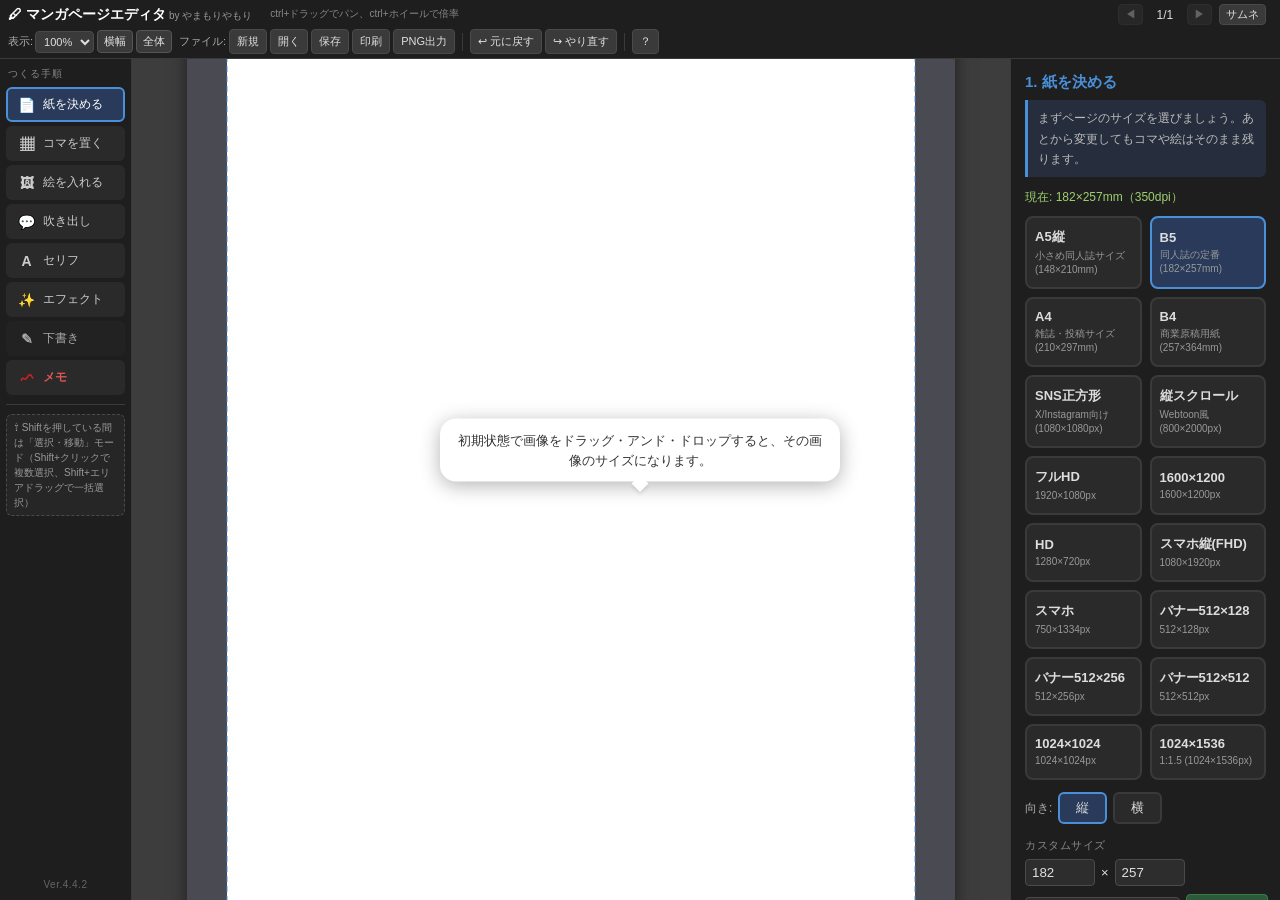
<file: manga_web/index.html>
<!DOCTYPE html>
<html lang="ja">
<head>
  <meta charset="UTF-8">
  <meta name="viewport" content="width=device-width, initial-scale=1.0">
  <title>マンガページエディタ</title>
  <link rel="icon" href="icon.svg" type="image/svg+xml">
  <link rel="stylesheet" href="css/style.css">
  <style>
    #me-loading {
      position: fixed; inset: 0; z-index: 9999;
      display: flex; align-items: center; justify-content: center;
      background: #fff; font: 18px sans-serif; color: #555;
    }
  </style>
<!-- Google tag (gtag.js) -->
<script>
  if (location.protocol === 'https:') {
    var script = document.createElement('script');
    script.async = true;
    script.src = 'https://www.googletagmanager.com/gtag/js?id=G-FEWVNH23P4';
    document.head.appendChild(script);

    window.dataLayer = window.dataLayer || [];
    function gtag(){dataLayer.push(arguments);}
    gtag('js', new Date());
    gtag('config', 'G-FEWVNH23P4');
  }
</script>
</head>
<body>
  <div id="me-loading">loading...</div>
  <!-- 上部バー: タイトル + ファイル操作 -->
  <div id="topbar">
    <span id="app-title" style="cursor: pointer;" onclick="window.open('https://yamamori-yamori.github.io/mypage/', '_blank')">🖊 マンガページエディタ<span id="app-credit">by やまもりやもり</span></span>
    <span id="scroll-hint" class="topbar-hint">ctrl+ドラッグでパン、<wbr>ctrl+ホイールで倍率</span>
    <div id="page-nav"></div>
    <div id="file-actions"></div>
  </div>

  <!-- 作業領域: 左=手順ナビ / 中央=キャンバス / 右=ガイド+プロパティ -->
  <div id="workspace">
    <div id="step-nav"></div>

    <div id="canvas-container">
      <canvas id="main-canvas"></canvas>
    </div>

    <div id="side-panel">
      <div id="step-panel"></div>
      <div id="property-panel"></div>
    </div>
  </div>

  <!-- ファイル入力（hidden） -->
  <input type="file" id="image-input" accept="image/png,image/jpeg,image/webp" hidden>

  <!-- script読み込み順: core → render → tools → io → ui → main -->
  <script src="js/core/app-version.js"></script>
  <script src="js/core/data-models.js"></script>
  <script src="js/core/effect-presets.js"></script>
  <script src="js/core/scene-graph.js"></script>
  <script src="js/core/page-manager.js"></script>
  <script src="js/core/command-stack.js"></script>
  <script src="js/core/selection-manager.js"></script>
  <script src="js/core/clipboard-manager.js"></script>
  <script src="js/render/panel-renderer.js"></script>
  <script src="js/render/image-renderer.js"></script>
  <script src="js/render/balloon-renderer.js"></script>
  <script src="js/render/text-renderer.js"></script>
  <script src="js/render/effect-renderer.js"></script>
  <script src="js/render/render-engine.js"></script>
  <script src="js/tools/select-tool.js"></script>
  <script src="js/tools/panel-tool.js"></script>
  <script src="js/tools/image-tool.js"></script>
  <script src="js/tools/balloon-tool.js"></script>
  <script src="js/tools/text-tool.js"></script>
  <script src="js/tools/effect-tool.js"></script>
  <script src="js/render/draft-renderer.js"></script>
  <script src="js/render/string-renderer.js"></script>
  <script src="js/render/memo-renderer.js"></script>
  <script src="js/render/page-draw.js"></script>
  <script src="js/tools/draft-tool.js"></script>
  <script src="js/tools/memo-tool.js"></script>
  <script src="js/tools/string-tool.js"></script>
  <script src="js/io/serializer.js"></script>
  <script src="js/io/exporter.js"></script>
  <script src="js/io/print.js"></script>
  <script src="js/ui/toolbar.js"></script>
  <script src="js/ui/page-nav.js"></script>
  <script src="js/ui/confirm-dialog.js"></script>
  <script src="js/ui/page-thumbnail-panel.js"></script>
  <script src="js/ui/step-panel.js"></script>
  <script src="js/ui/property-panel.js"></script>
  <script src="js/main.js"></script>
</body>
</html>
</file>
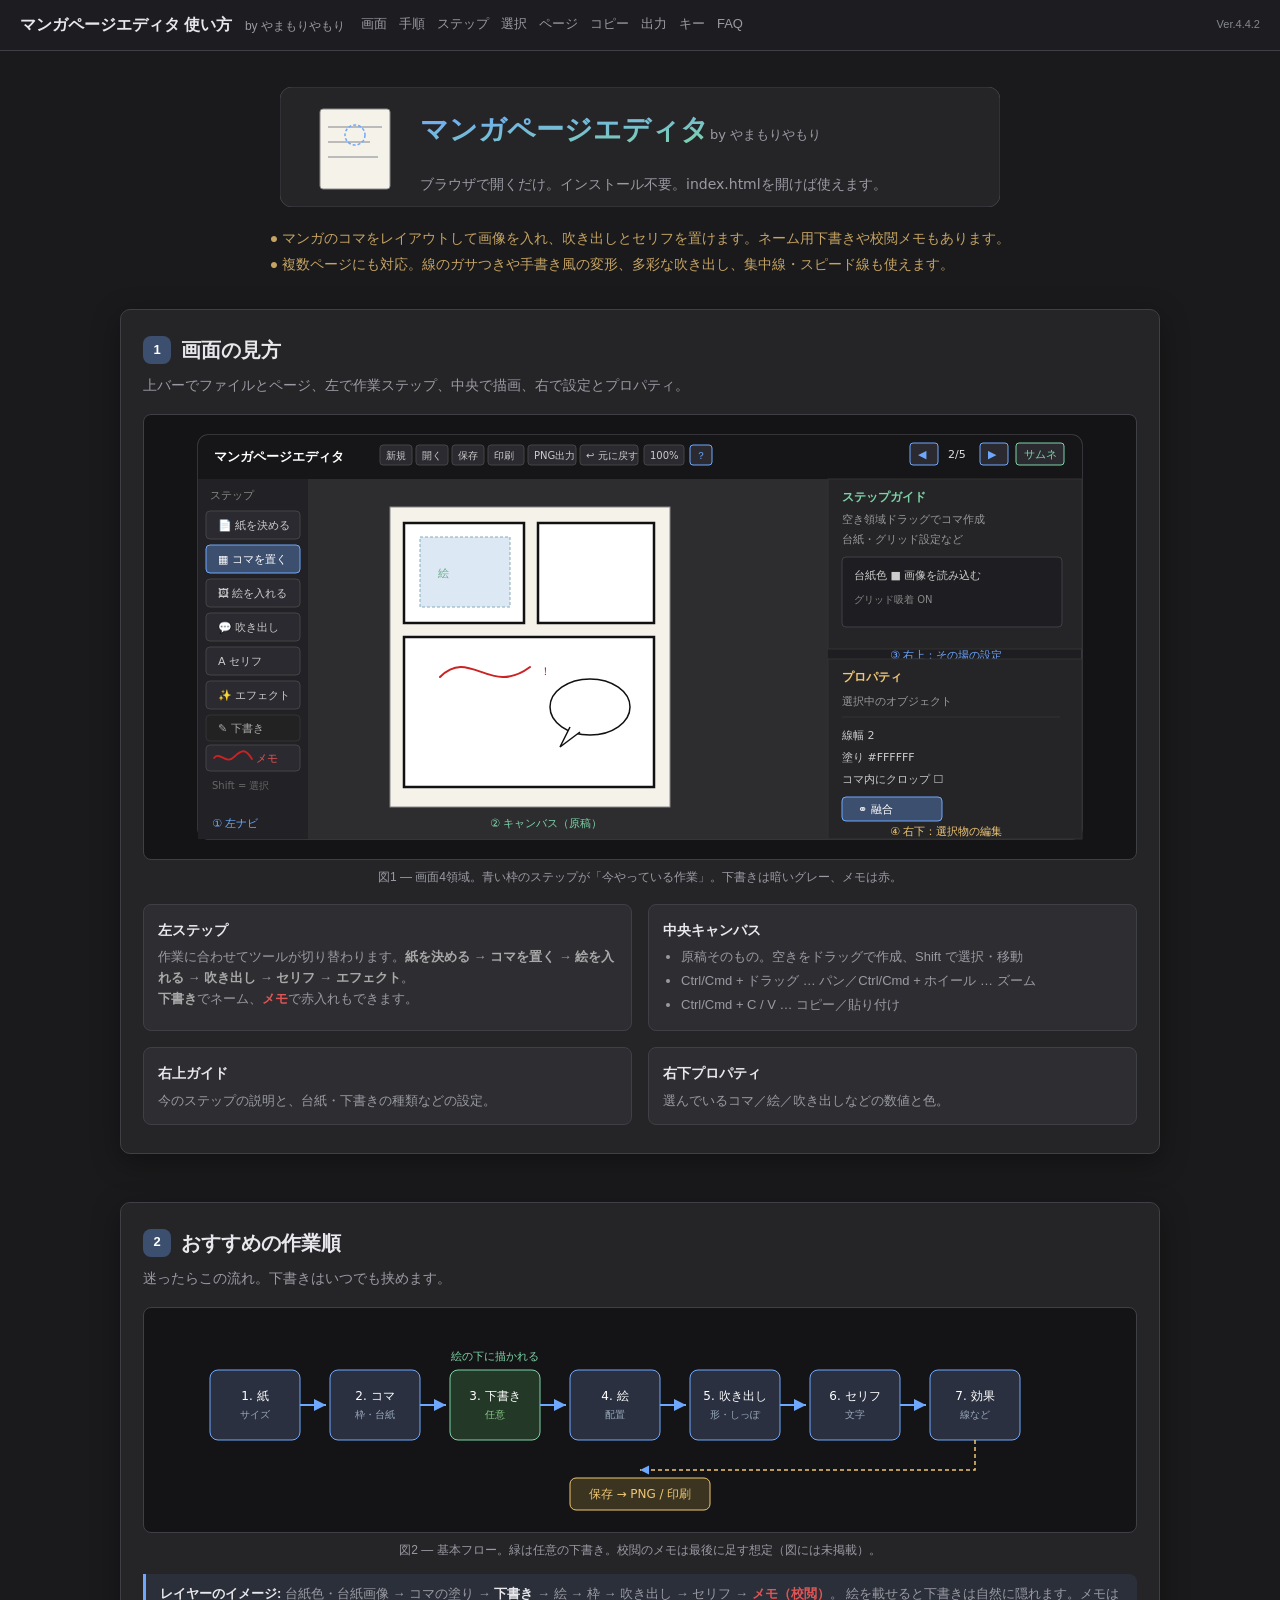
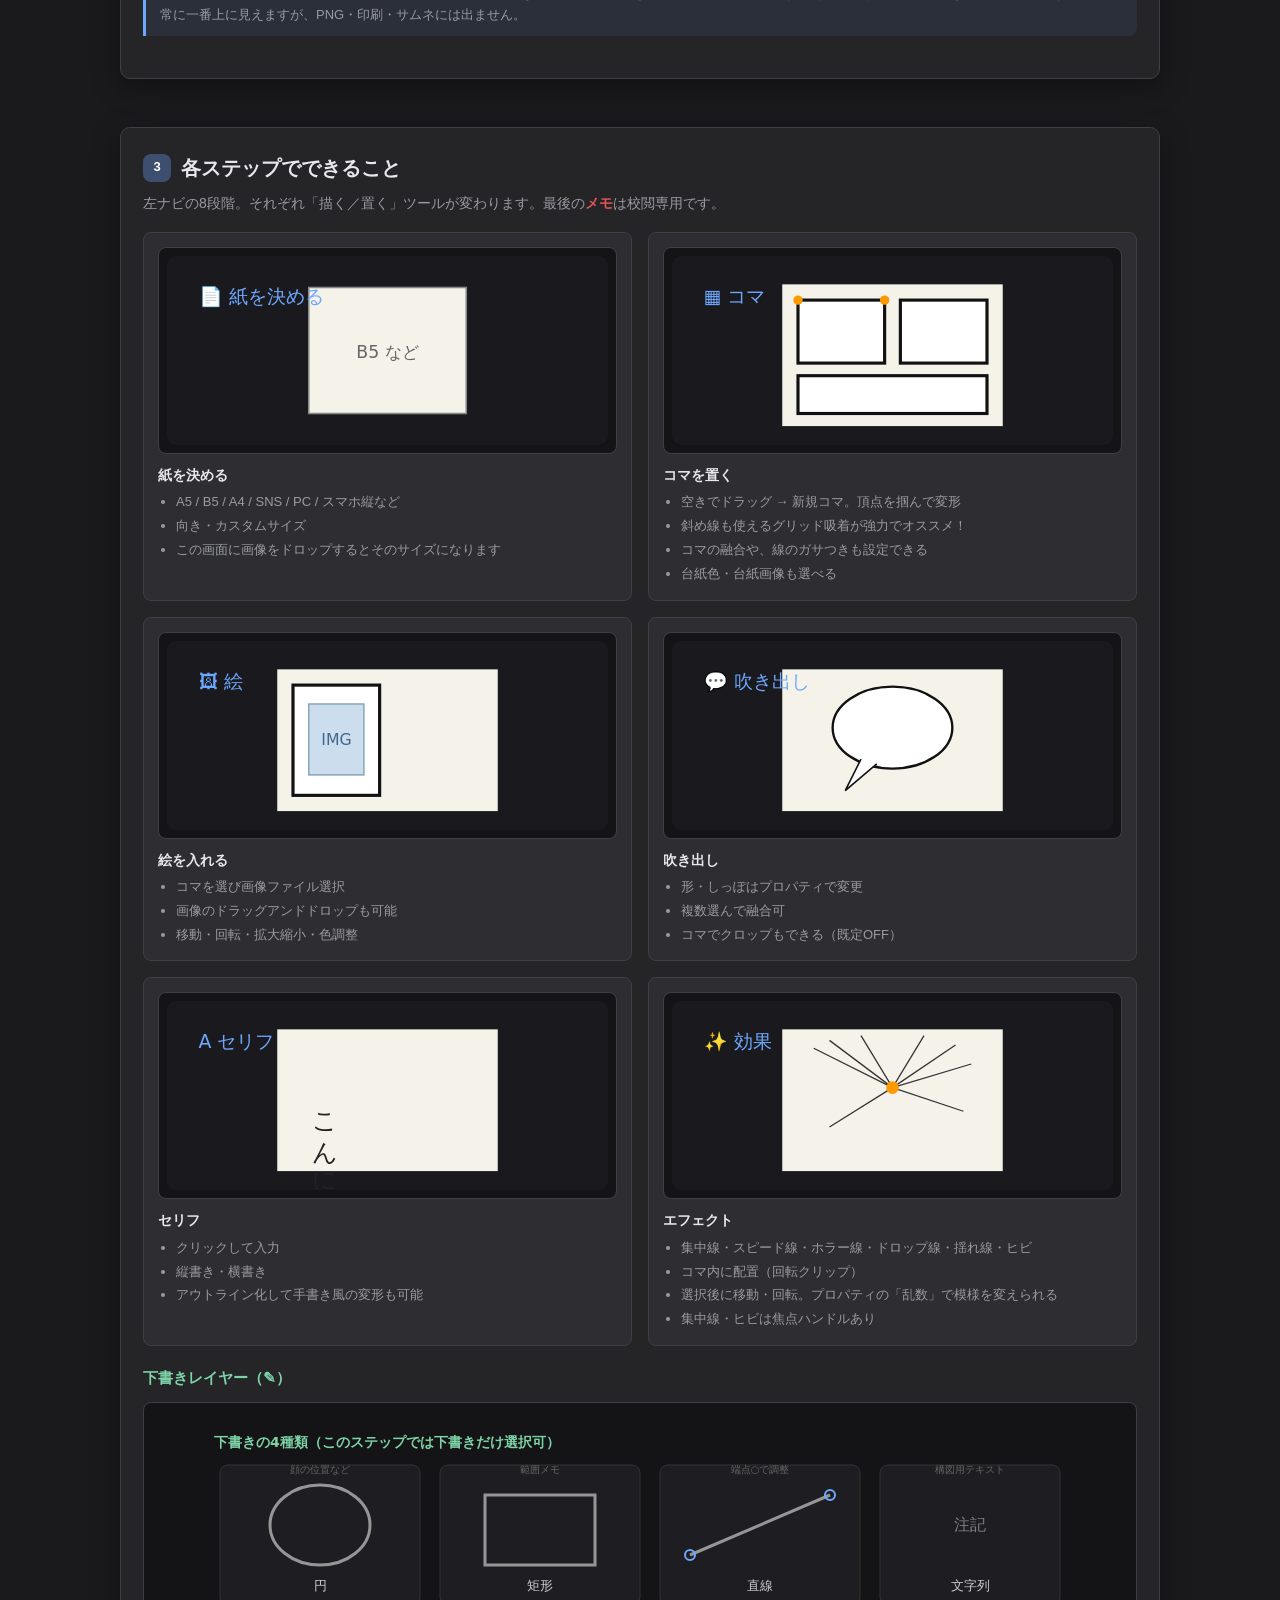
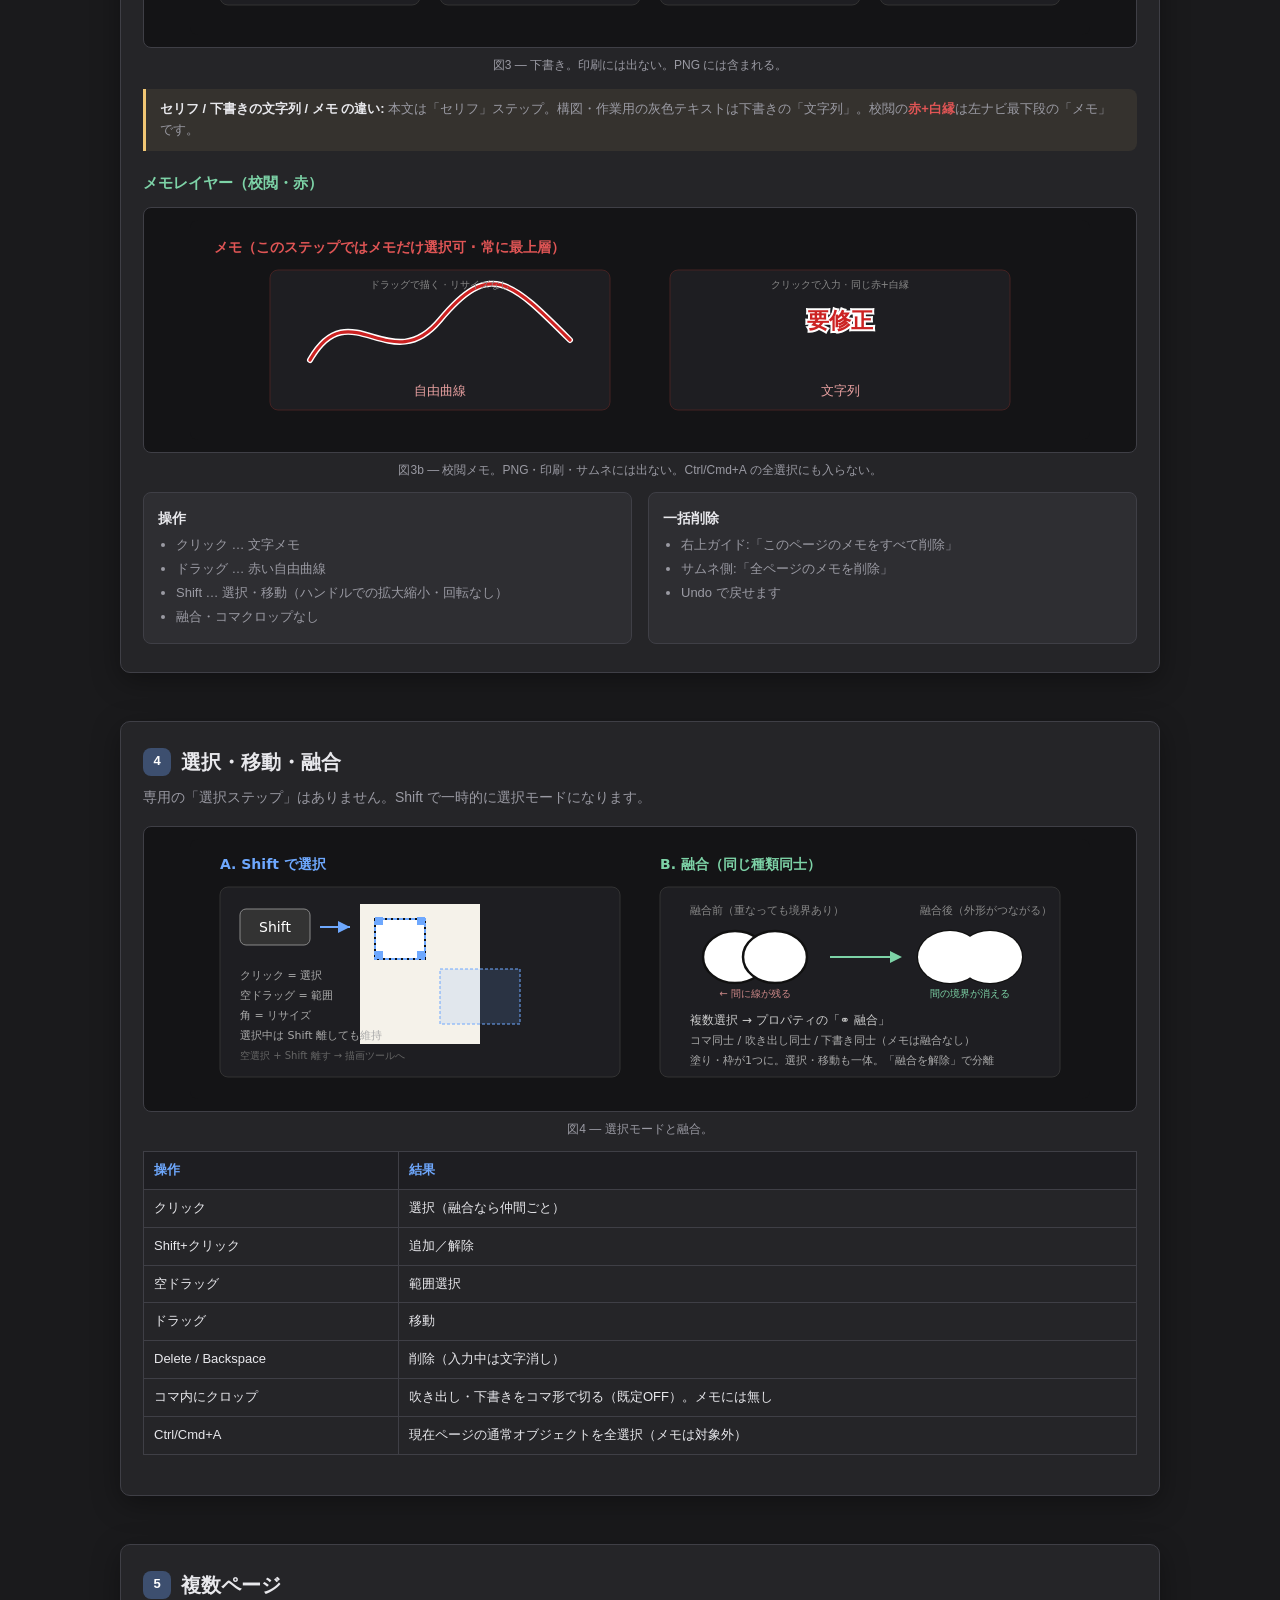
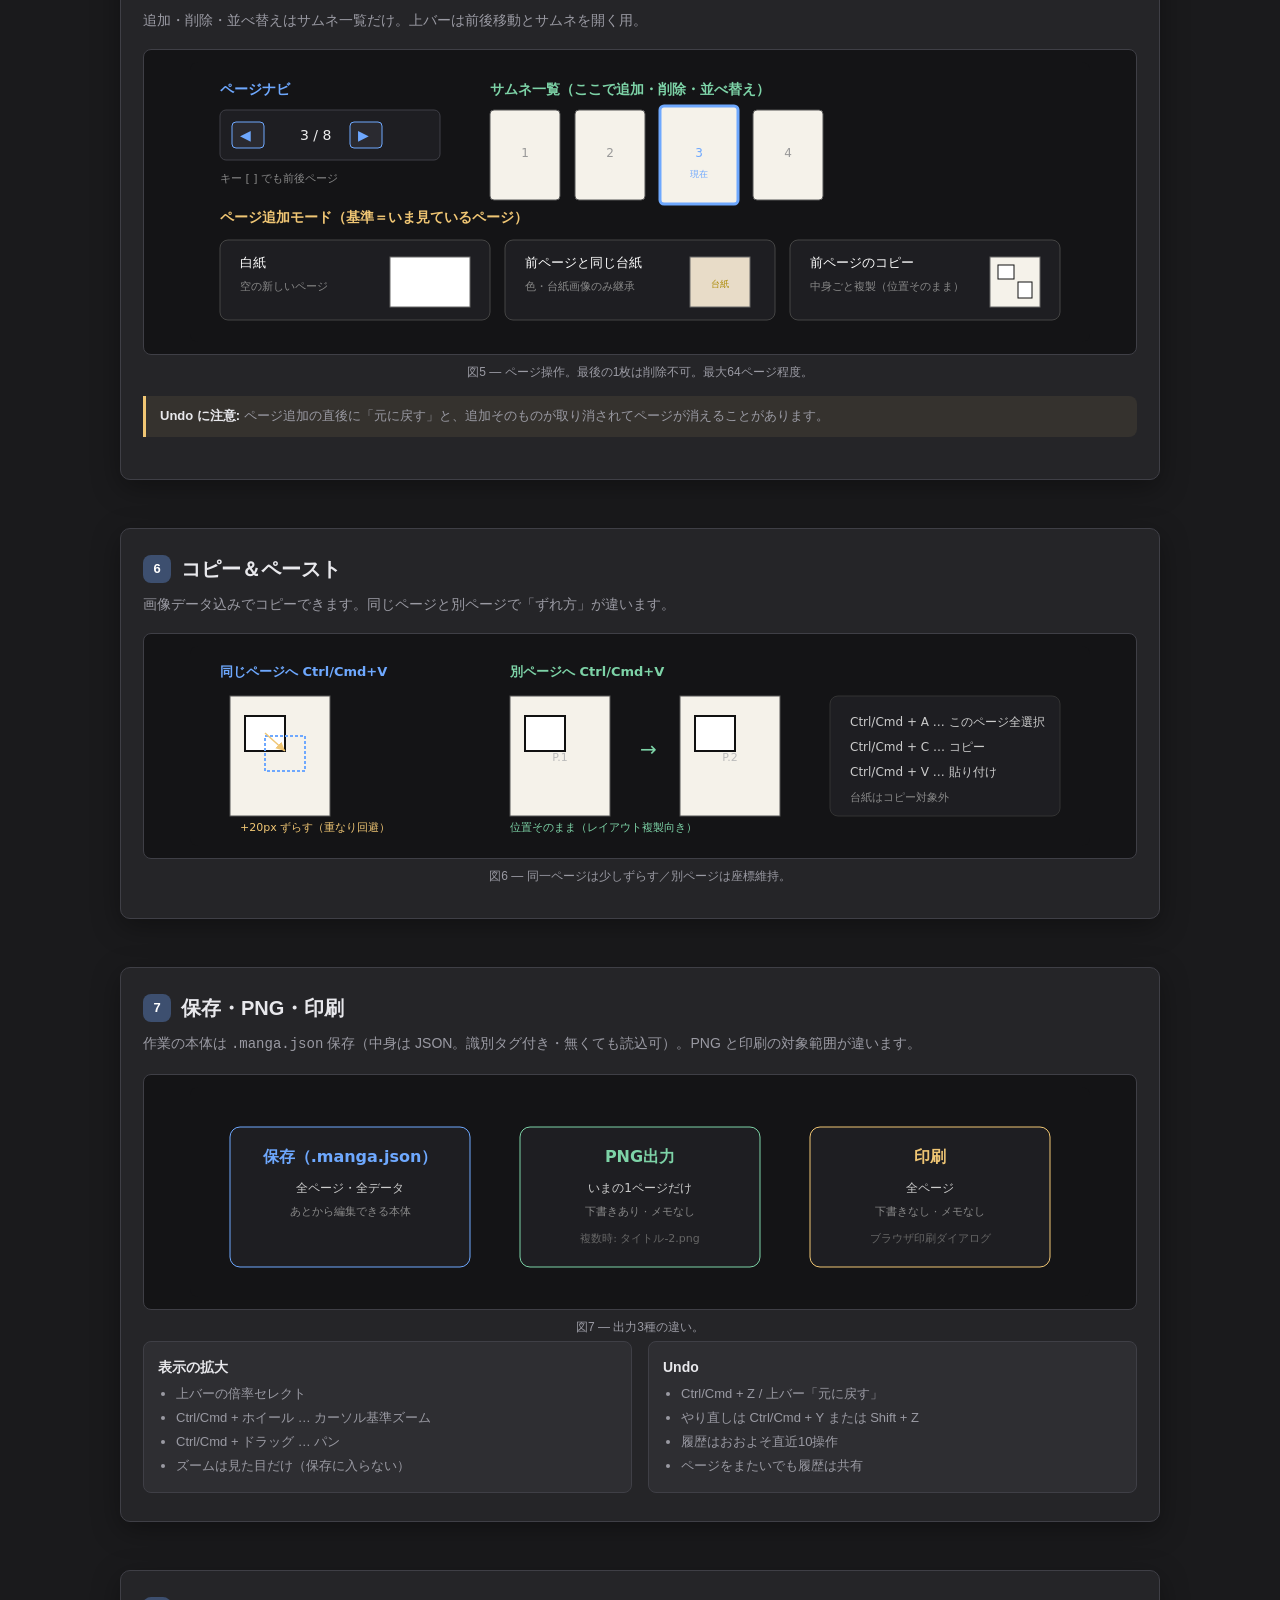
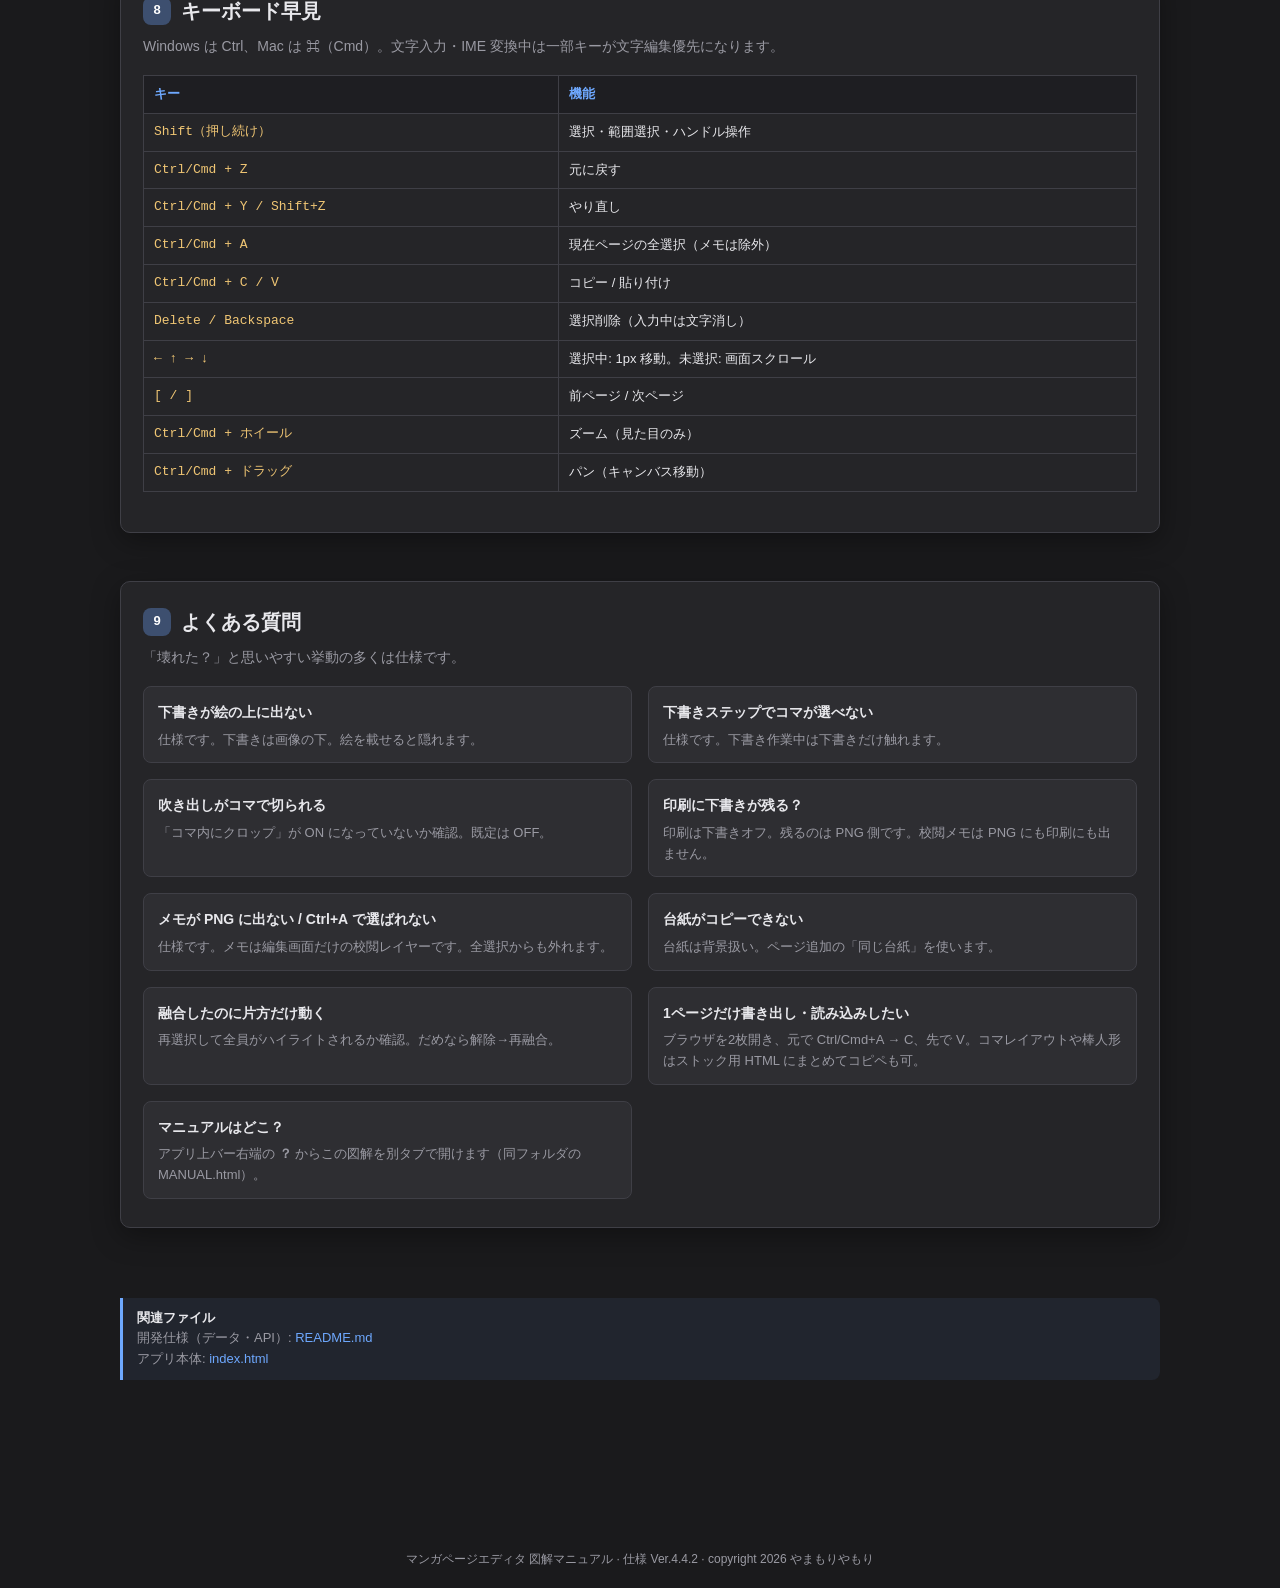
<file: manga_web/MANUAL.html>
<!DOCTYPE html>
<html lang="ja">
<head>
  <meta charset="UTF-8" />
  <meta name="viewport" content="width=device-width, initial-scale=1" />
  <title>マンガページエディタ 使い方（図解）</title>
  <link rel="icon" href="icon.svg" type="image/svg+xml">
  <style>
    :root {
      --bg: #1a1a1c;
      --panel: #252528;
      --panel2: #2e2e32;
      --border: #3f3f46;
      --text: #e8e8ec;
      --muted: #9a9aa3;
      --accent: #6ea8fe;
      --accent2: #7dd3a7;
      --warn: #f0c674;
      --danger: #f07178;
      --canvas: #f5f2ea;
      --ink: #1c1c1c;
      --step: #3d4f6f;
      --radius: 10px;
      --shadow: 0 8px 28px rgba(0,0,0,.35);
    }
    * { box-sizing: border-box; margin: 0; padding: 0; }
    html { scroll-behavior: smooth; }
    body {
      font-family: -apple-system, BlinkMacSystemFont, "Segoe UI", "Hiragino Sans", "Yu Gothic UI", sans-serif;
      background: var(--bg);
      color: var(--text);
      line-height: 1.6;
      font-size: 15px;
    }
    a { color: var(--accent); text-decoration: none; }
    a:hover { text-decoration: underline; }

    /* nav */
    .top {
      position: sticky; top: 0; z-index: 20;
      display: flex; flex-wrap: wrap; align-items: center; gap: 10px 16px;
      padding: 12px 20px;
      background: rgba(30,30,34,.92);
      border-bottom: 1px solid var(--border);
      backdrop-filter: blur(8px);
    }
    .top h1 { font-size: 16px; font-weight: 700; white-space: nowrap; }
    .top h1 .byline {
      font-size: 12px;
      font-weight: 500;
      color: var(--muted);
      margin-left: 8px;
    }
    .top nav { display: flex; flex-wrap: wrap; gap: 8px 12px; font-size: 13px; flex: 1; }
    .top nav a { color: var(--muted); }
    .top nav a:hover { color: var(--text); }
    .top .ver {
      margin-left: auto;
      font-size: 11px;
      color: var(--muted);
      white-space: nowrap;
      opacity: 0.85;
    }

    main { max-width: 1080px; margin: 0 auto; padding: 28px 20px 80px; }

    section {
      margin-bottom: 48px;
      background: var(--panel);
      border: 1px solid var(--border);
      border-radius: var(--radius);
      padding: 24px 22px 28px;
      box-shadow: var(--shadow);
    }
    section h2 {
      font-size: 20px;
      margin-bottom: 8px;
      display: flex; align-items: center; gap: 10px;
    }
    section h2 .num {
      display: inline-flex; align-items: center; justify-content: center;
      width: 28px; height: 28px; border-radius: 8px;
      background: var(--step); color: #fff; font-size: 13px; font-weight: 700;
    }
    .lead { color: var(--muted); margin-bottom: 18px; font-size: 14px; }

    h3 {
      font-size: 15px;
      margin: 20px 0 10px;
      color: var(--accent2);
      font-weight: 600;
    }

    .fig {
      background: #141416;
      border: 1px solid var(--border);
      border-radius: 8px;
      padding: 12px;
      overflow-x: auto;
      margin: 12px 0 8px;
    }
    .fig svg { display: block; max-width: 100%; height: auto; margin: 0 auto; }
    .cap {
      font-size: 12px;
      color: var(--muted);
      text-align: center;
      margin-bottom: 4px;
    }

    .grid-2 {
      display: grid;
      grid-template-columns: 1fr 1fr;
      gap: 16px;
    }
    @media (max-width: 760px) {
      .grid-2 { grid-template-columns: 1fr; }
    }

    .card {
      background: var(--panel2);
      border: 1px solid var(--border);
      border-radius: 8px;
      padding: 14px 14px 12px;
    }
    .card h4 { font-size: 14px; margin-bottom: 6px; }
    .card p, .card li { font-size: 13px; color: var(--muted); }
    .card ul { padding-left: 1.2em; margin-top: 6px; }
    .card li { margin: 3px 0; }

    table {
      width: 100%;
      border-collapse: collapse;
      font-size: 13px;
      margin: 12px 0;
    }
    th, td {
      border: 1px solid var(--border);
      padding: 8px 10px;
      text-align: left;
      vertical-align: top;
    }
    th { background: #1e1e22; color: var(--accent); font-weight: 600; }
    td { color: var(--text); }
    td.k { color: var(--warn); font-family: ui-monospace, monospace; white-space: nowrap; }

    .keys {
      display: flex; flex-wrap: wrap; gap: 8px;
      margin: 10px 0;
    }
    .key {
      display: inline-flex; align-items: center; gap: 6px;
      background: #1e1e22;
      border: 1px solid var(--border);
      border-radius: 6px;
      padding: 6px 10px;
      font-size: 12px;
    }
    .key kbd {
      background: #333;
      border: 1px solid #555;
      border-bottom-width: 2px;
      border-radius: 4px;
      padding: 2px 7px;
      font-family: ui-monospace, monospace;
      font-size: 11px;
      color: #fff;
    }

    .callout {
      border-left: 3px solid var(--accent);
      background: rgba(110,168,254,.08);
      padding: 10px 14px;
      border-radius: 0 8px 8px 0;
      font-size: 13px;
      color: var(--muted);
      margin: 14px 0;
    }
    .callout strong { color: var(--text); }
    .callout.warn { border-left-color: var(--warn); background: rgba(240,198,116,.08); }

    footer {
      text-align: center;
      color: var(--muted);
      font-size: 12px;
      padding: 20px;
    }

    /* hero */
    .hero {
      text-align: center;
      padding: 8px 0 4px;
    }
    .hero .hero-svg {
      display: block;
      margin: 0 auto;
      max-width: 100%;
      height: auto;
    }
    .hero .hero-blurb {
      color: #f0c674cc;
      width: fit-content;
      max-width: none;
      margin: 20px auto 0;
      font-size: 14px;
      text-align: left;
      line-height: 1.7;
    }
    .hero .hero-blurb p {
      margin: 0 0 0.2em;
      color: inherit;
      white-space: nowrap;
    }
    .hero .hero-blurb p:last-child {
      margin-bottom: 0;
    }
  </style>
</head>
<body>

  <div class="top">
    <h1>マンガページエディタ 使い方 <span class="byline">by やまもりやもり</span></h1>
    <nav>
      <a href="#s1">画面</a>
      <a href="#s2">手順</a>
      <a href="#s3">ステップ</a>
      <a href="#s4">選択</a>
      <a href="#s5">ページ</a>
      <a href="#s6">コピー</a>
      <a href="#s7">出力</a>
      <a href="#s8">キー</a>
      <a href="#s9">FAQ</a>
    </nav>
    <span class="ver" data-app-ver><!--APP_VER-->Ver.4.4.2<!--/APP_VER--></span>
  </div>

  <main>

    <!-- HERO -->
    <section class="hero" style="box-shadow:none;background:transparent;border:none;padding:8px 0 8px;margin-bottom:24px;">
      <svg class="hero-svg" viewBox="0 0 720 120" width="720" height="120" role="img" aria-label="マンガページエディタ">
        <defs>
          <linearGradient id="hg" x1="0" y1="0" x2="1" y2="1">
            <stop offset="0%" stop-color="#6ea8fe"/>
            <stop offset="100%" stop-color="#7dd3a7"/>
          </linearGradient>
        </defs>
        <rect x="0" y="0" width="720" height="120" rx="12" fill="#252528" stroke="#3f3f46"/>
        <!-- mini page -->
        <rect x="40" y="22" width="70" height="80" rx="3" fill="#f5f2ea" stroke="#888"/>
        <path d="M48 40 H102 M48 55 H90 M48 70 H98" stroke="#bbb" stroke-width="2"/>
        <circle cx="75" cy="48" r="10" fill="none" stroke="#6ea8fe" stroke-width="1.5" stroke-dasharray="3 2"/>
        <text x="140" y="52" fill="url(#hg)" font-size="28" font-weight="700" font-family="system-ui,sans-serif">マンガページエディタ</text>
        <text x="430" y="52" fill="#9a9aa3" font-size="13" font-weight="500" font-family="system-ui,sans-serif">by やまもりやもり</text>
        <text x="140" y="102" fill="#9a9aa3" font-size="14" font-family="system-ui,sans-serif">ブラウザで開くだけ。インストール不要。index.htmlを開けば使えます。</text>
      </svg>
      <div class="hero-blurb">
        <p>● マンガのコマをレイアウトして画像を入れ、吹き出しとセリフを置けます。ネーム用下書きや校閲メモもあります。</p>
        <p>● 複数ページにも対応。線のガサつきや手書き風の変形、多彩な吹き出し、集中線・スピード線も使えます。</p>
      </div>
    </section>

    <!-- 1 画面構成 -->
    <section id="s1">
      <h2><span class="num">1</span> 画面の見方</h2>
      <p class="lead">上バーでファイルとページ、左で作業ステップ、中央で描画、右で設定とプロパティ。</p>

      <div class="fig">
        <svg viewBox="0 0 900 420" width="900" height="420" xmlns="http://www.w3.org/2000/svg" role="img" aria-label="画面レイアウト図">
          <!-- chrome -->
          <rect x="8" y="8" width="884" height="404" rx="10" fill="#1e1e22" stroke="#3f3f46" stroke-width="1.5"/>
          <!-- topbar -->
          <rect x="8" y="8" width="884" height="44" rx="10" fill="#161618"/>
          <rect x="8" y="36" width="884" height="16" fill="#161618"/>
          <text x="24" y="34" fill="#fff" font-size="13" font-weight="700" font-family="system-ui">マンガページエディタ</text>
          <!-- file buttons -->
          <g font-family="system-ui" font-size="10" fill="#ccc">
            <rect x="190" y="18" width="32" height="20" rx="3" fill="#2a2a30" stroke="#444"/>
            <text x="196" y="32">新規</text>
            <rect x="226" y="18" width="32" height="20" rx="3" fill="#2a2a30" stroke="#444"/>
            <text x="232" y="32">開く</text>
            <rect x="262" y="18" width="32" height="20" rx="3" fill="#2a2a30" stroke="#444"/>
            <text x="268" y="32">保存</text>
            <rect x="298" y="18" width="36" height="20" rx="3" fill="#2a2a30" stroke="#444"/>
            <text x="304" y="32">印刷</text>
            <rect x="338" y="18" width="48" height="20" rx="3" fill="#2a2a30" stroke="#444"/>
            <text x="344" y="32">PNG出力</text>
            <rect x="390" y="18" width="58" height="20" rx="3" fill="#2a2a30" stroke="#444"/>
            <text x="396" y="32">↩ 元に戻す</text>
            <rect x="454" y="18" width="40" height="20" rx="3" fill="#2a2a30" stroke="#444"/>
            <text x="460" y="32">100%</text>
            <rect x="500" y="18" width="22" height="20" rx="3" fill="#2a2a30" stroke="#6ea8fe"/>
            <text x="506" y="32" fill="#6ea8fe">？</text>
          </g>
          <!-- page nav -->
          <g font-family="system-ui" font-size="11">
            <rect x="720" y="16" width="28" height="22" rx="3" fill="#2a2a30" stroke="#6ea8fe"/>
            <text x="728" y="31" fill="#6ea8fe">◀</text>
            <text x="758" y="31" fill="#e0e0e0">2/5</text>
            <rect x="790" y="16" width="28" height="22" rx="3" fill="#2a2a30" stroke="#6ea8fe"/>
            <text x="798" y="31" fill="#6ea8fe">▶</text>
            <rect x="826" y="16" width="48" height="22" rx="3" fill="#2a2a30" stroke="#7dd3a7"/>
            <text x="834" y="31" fill="#7dd3a7">サムネ</text>
          </g>
          <!-- annotation topbar -->
          <path d="M360 52 L360 68" stroke="#f0c674" stroke-width="1.5"/>
          <text x="280" y="82" fill="#f0c674" font-size="11" font-family="system-ui">ファイル・Undo・倍率・？</text>
          <path d="M800 52 L800 68" stroke="#7dd3a7" stroke-width="1.5"/>
          <text x="740" y="82" fill="#7dd3a7" font-size="11" font-family="system-ui">ページ切替</text>

          <!-- left step nav -->
          <rect x="8" y="52" width="110" height="360" fill="#222226"/>
          <g font-family="system-ui" font-size="11">
            <text x="20" y="72" fill="#888">ステップ</text>
            <!-- steps -->
            <rect x="16" y="84" width="94" height="28" rx="4" fill="#2a2a30" stroke="#444"/>
            <text x="28" y="102" fill="#ccc">📄 紙を決める</text>
            <rect x="16" y="118" width="94" height="28" rx="4" fill="#3d4f6f" stroke="#6ea8fe"/>
            <text x="28" y="136" fill="#fff">▦ コマを置く</text>
            <rect x="16" y="152" width="94" height="28" rx="4" fill="#2a2a30" stroke="#444"/>
            <text x="28" y="170" fill="#ccc">🖼 絵を入れる</text>
            <rect x="16" y="186" width="94" height="28" rx="4" fill="#2a2a30" stroke="#444"/>
            <text x="28" y="204" fill="#ccc">💬 吹き出し</text>
            <rect x="16" y="220" width="94" height="28" rx="4" fill="#2a2a30" stroke="#444"/>
            <text x="28" y="238" fill="#ccc">A セリフ</text>
            <rect x="16" y="254" width="94" height="28" rx="4" fill="#2a2a30" stroke="#444"/>
            <text x="28" y="272" fill="#ccc">✨ エフェクト</text>
            <rect x="16" y="288" width="94" height="26" rx="4" fill="#222222" stroke="#333"/>
            <text x="28" y="305" fill="#a8a8a8">✎ 下書き</text>
            <rect x="16" y="318" width="94" height="26" rx="4" fill="#2a2a30" stroke="#444"/>
            <path d="M24 331 C30 324, 36 338, 44 330 S56 322, 62 332" fill="none" stroke="#cc2222" stroke-width="1.8" stroke-linecap="round"/>
            <text x="66" y="335" fill="#e05555" font-size="11">メモ</text>
            <text x="22" y="362" fill="#666" font-size="10">Shift = 選択</text>
          </g>
          <text x="22" y="400" fill="#6ea8fe" font-size="11" font-family="system-ui">① 左ナビ</text>

          <!-- canvas area -->
          <rect x="118" y="52" width="520" height="360" fill="#2d2d30"/>
          <!-- page paper -->
          <rect x="200" y="80" width="280" height="300" fill="#f5f2ea" stroke="#888" stroke-width="1"/>
          <!-- panels -->
          <rect x="214" y="96" width="120" height="100" fill="#fff" stroke="#111" stroke-width="2.5"/>
          <rect x="348" y="96" width="116" height="100" fill="#fff" stroke="#111" stroke-width="2.5"/>
          <rect x="214" y="210" width="250" height="150" fill="#fff" stroke="#111" stroke-width="2.5"/>
          <!-- draft circle dashed -->
          <ellipse cx="274" cy="146" rx="36" ry="30" fill="none" stroke="#6ea8fe" stroke-width="1.5" stroke-dasharray="4 3" opacity="0.7"/>
          <!-- balloon -->
          <ellipse cx="400" cy="280" rx="40" ry="28" fill="#fff" stroke="#111" stroke-width="1.5"/>
          <path d="M380 300 L370 320 L390 305" fill="#fff" stroke="#111" stroke-width="1.5"/>
          <!-- review memo on top (edit only) -->
          <path d="M250 250 C280 220, 300 270, 340 240" fill="none" stroke="#fff" stroke-width="4" stroke-linecap="round"/>
          <path d="M250 250 C280 220, 300 270, 340 240" fill="none" stroke="#cc2222" stroke-width="2" stroke-linecap="round"/>
          <text x="350" y="248" fill="#fff" font-size="11" font-family="system-ui" stroke="#fff" stroke-width="3" paint-order="stroke">！</text>
          <text x="350" y="248" fill="#cc2222" font-size="11" font-family="system-ui">！</text>
          <!-- image placeholder -->
          <rect x="230" y="110" width="90" height="70" fill="#dde8f5" stroke="#8ab" stroke-dasharray="3 2"/>
          <text x="248" y="150" fill="#6a8" font-size="11" font-family="system-ui">絵</text>
          <text x="300" y="400" fill="#7dd3a7" font-size="11" font-family="system-ui">② キャンバス（原稿）</text>

          <!-- right panels -->
          <rect x="638" y="52" width="254" height="170" fill="#252528" stroke="#333"/>
          <text x="652" y="74" fill="#7dd3a7" font-size="12" font-weight="600" font-family="system-ui">ステップガイド</text>
          <text x="652" y="96" fill="#999" font-size="11" font-family="system-ui">空き領域ドラッグでコマ作成</text>
          <text x="652" y="116" fill="#999" font-size="11" font-family="system-ui">台紙・グリッド設定など</text>
          <rect x="652" y="130" width="220" height="70" rx="4" fill="#1e1e22" stroke="#3f3f46"/>
          <text x="664" y="152" fill="#ccc" font-size="11" font-family="system-ui">台紙色 ■  画像を読み込む</text>
          <text x="664" y="176" fill="#888" font-size="10" font-family="system-ui">グリッド吸着 ON</text>
          <text x="700" y="232" fill="#6ea8fe" font-size="11" font-family="system-ui">③ 右上：その場の設定</text>

          <rect x="638" y="232" width="254" height="180" fill="#252528" stroke="#333"/>
          <text x="652" y="254" fill="#f0c674" font-size="12" font-weight="600" font-family="system-ui">プロパティ</text>
          <text x="652" y="278" fill="#999" font-size="11" font-family="system-ui">選択中のオブジェクト</text>
          <line x1="652" y1="290" x2="870" y2="290" stroke="#333"/>
          <text x="652" y="312" fill="#ccc" font-size="11" font-family="system-ui">線幅  2</text>
          <text x="652" y="334" fill="#ccc" font-size="11" font-family="system-ui">塗り  #FFFFFF</text>
          <text x="652" y="356" fill="#ccc" font-size="11" font-family="system-ui">コマ内にクロップ ☐</text>
          <rect x="652" y="370" width="100" height="24" rx="4" fill="#3d4f6f" stroke="#6ea8fe"/>
          <text x="668" y="386" fill="#fff" font-size="11" font-family="system-ui">⚭ 融合</text>
          <text x="700" y="408" fill="#f0c674" font-size="11" font-family="system-ui">④ 右下：選択物の編集</text>
        </svg>
      </div>
      <p class="cap">図1 — 画面4領域。青い枠のステップが「今やっている作業」。下書きは暗いグレー、メモは赤。</p>

      <div class="grid-2" style="margin-top:16px">
        <div class="card">
          <h4>左ステップ</h4>
          <p>作業に合わせてツールが切り替わります。<strong style="color:#a8a8a8">紙を決める</strong> → <strong style="color:#a8a8a8">コマを置く</strong> → <strong style="color:#a8a8a8">絵を入れる</strong> → <strong style="color:#a8a8a8">吹き出し</strong> → <strong style="color:#a8a8a8">セリフ</strong> → <strong style="color:#a8a8a8">エフェクト</strong>。<br />
          <strong style="color:#a8a8a8">下書き</strong>でネーム、<strong style="color:#e05555">メモ</strong>で赤入れもできます。</p>
        </div>
        <div class="card">
          <h4>中央キャンバス</h4>
          <ul>
            <li>原稿そのもの。空きをドラッグで作成、Shift で選択・移動</li>
            <li>Ctrl/Cmd + ドラッグ … パン／Ctrl/Cmd + ホイール … ズーム</li>
            <li>Ctrl/Cmd + C / V … コピー／貼り付け</li>
          </ul>
        </div>
        <div class="card">
          <h4>右上ガイド</h4>
          <p>今のステップの説明と、台紙・下書きの種類などの設定。</p>
        </div>
        <div class="card">
          <h4>右下プロパティ</h4>
          <p>選んでいるコマ／絵／吹き出しなどの数値と色。</p>
        </div>
      </div>
    </section>

    <!-- 2 手順 -->
    <section id="s2">
      <h2><span class="num">2</span> おすすめの作業順</h2>
      <p class="lead">迷ったらこの流れ。下書きはいつでも挟めます。</p>

      <div class="fig">
        <svg viewBox="0 0 900 200" width="900" height="200" role="img" aria-label="作業フロー">
          <defs>
            <marker id="arr" markerWidth="8" markerHeight="8" refX="6" refY="3" orient="auto">
              <path d="M0,0 L6,3 L0,6 Z" fill="#6ea8fe"/>
            </marker>
          </defs>
          <!-- boxes -->
          <g font-family="system-ui" text-anchor="middle">
            <rect x="20" y="50" width="90" height="70" rx="8" fill="#2a3040" stroke="#6ea8fe"/>
            <text x="65" y="80" fill="#fff" font-size="12">1. 紙</text>
            <text x="65" y="98" fill="#9ab" font-size="10">サイズ</text>

            <rect x="140" y="50" width="90" height="70" rx="8" fill="#2a3040" stroke="#6ea8fe"/>
            <text x="185" y="80" fill="#fff" font-size="12">2. コマ</text>
            <text x="185" y="98" fill="#9ab" font-size="10">枠・台紙</text>

            <rect x="260" y="50" width="90" height="70" rx="8" fill="#243828" stroke="#7dd3a7"/>
            <text x="305" y="80" fill="#fff" font-size="12">3. 下書き</text>
            <text x="305" y="98" fill="#8c8" font-size="10">任意</text>

            <rect x="380" y="50" width="90" height="70" rx="8" fill="#2a3040" stroke="#6ea8fe"/>
            <text x="425" y="80" fill="#fff" font-size="12">4. 絵</text>
            <text x="425" y="98" fill="#9ab" font-size="10">配置</text>

            <rect x="500" y="50" width="90" height="70" rx="8" fill="#2a3040" stroke="#6ea8fe"/>
            <text x="545" y="80" fill="#fff" font-size="12">5. 吹き出し</text>
            <text x="545" y="98" fill="#9ab" font-size="10">形・しっぽ</text>

            <rect x="620" y="50" width="90" height="70" rx="8" fill="#2a3040" stroke="#6ea8fe"/>
            <text x="665" y="80" fill="#fff" font-size="12">6. セリフ</text>
            <text x="665" y="98" fill="#9ab" font-size="10">文字</text>

            <rect x="740" y="50" width="90" height="70" rx="8" fill="#2a3040" stroke="#6ea8fe"/>
            <text x="785" y="80" fill="#fff" font-size="12">7. 効果</text>
            <text x="785" y="98" fill="#9ab" font-size="10">線など</text>
          </g>
          <!-- arrows -->
          <g stroke="#6ea8fe" stroke-width="2" fill="none" marker-end="url(#arr)">
            <line x1="110" y1="85" x2="136" y2="85"/>
            <line x1="230" y1="85" x2="256" y2="85"/>
            <line x1="350" y1="85" x2="376" y2="85"/>
            <line x1="470" y1="85" x2="496" y2="85"/>
            <line x1="590" y1="85" x2="616" y2="85"/>
            <line x1="710" y1="85" x2="736" y2="85"/>
          </g>
          <!-- save -->
          <path d="M785 120 L785 150 L450 150" stroke="#f0c674" stroke-width="1.5" fill="none" marker-end="url(#arr)" stroke-dasharray="4 3"/>
          <rect x="380" y="158" width="140" height="32" rx="6" fill="#3a3420" stroke="#f0c674"/>
          <text x="450" y="178" text-anchor="middle" fill="#f0c674" font-size="12" font-family="system-ui">保存 → PNG / 印刷</text>
          <text x="305" y="40" fill="#7dd3a7" font-size="11" font-family="system-ui" text-anchor="middle">絵の下に描かれる</text>
        </svg>
      </div>
      <p class="cap">図2 — 基本フロー。緑は任意の下書き。校閲のメモは最後に足す想定（図には未掲載）。</p>

      <div class="callout">
        <strong>レイヤーのイメージ:</strong>
        台紙色・台紙画像 → コマの塗り → <strong>下書き</strong> → 絵 → 枠 → 吹き出し → セリフ → <strong style="color:#e05555">メモ（校閲）</strong>。
        絵を載せると下書きは自然に隠れます。メモは常に一番上に見えますが、PNG・印刷・サムネには出ません。
      </div>
    </section>

    <!-- 3 ステップ詳細 -->
    <section id="s3">
      <h2><span class="num">3</span> 各ステップでできること</h2>
      <p class="lead">左ナビの8段階。それぞれ「描く／置く」ツールが変わります。最後の<strong style="color:#e05555">メモ</strong>は校閲専用です。</p>

      <div class="grid-2">
        <div class="card">
          <div class="fig" style="padding:8px;margin:0 0 10px">
            <svg viewBox="0 0 280 120" width="100%" height="120">
              <rect width="280" height="120" rx="6" fill="#1a1a1e"/>
              <rect x="90" y="20" width="100" height="80" fill="#f5f2ea" stroke="#888"/>
              <text x="140" y="65" text-anchor="middle" fill="#666" font-size="11" font-family="system-ui">B5 など</text>
              <text x="20" y="30" fill="#6ea8fe" font-size="12" font-family="system-ui">📄 紙を決める</text>
            </svg>
          </div>
          <h4>紙を決める</h4>
          <ul>
            <li>A5 / B5 / A4 / SNS / PC / スマホ縦など</li>
            <li>向き・カスタムサイズ</li>
            <li>この画面に画像をドロップするとそのサイズになります</li>
          </ul>
        </div>

        <div class="card">
          <div class="fig" style="padding:8px;margin:0 0 10px">
            <svg viewBox="0 0 280 120" width="100%" height="120">
              <rect width="280" height="120" rx="6" fill="#1a1a1e"/>
              <rect x="70" y="18" width="140" height="90" fill="#f5f2ea"/>
              <rect x="80" y="28" width="55" height="40" fill="#fff" stroke="#111" stroke-width="2"/>
              <rect x="145" y="28" width="55" height="40" fill="#fff" stroke="#111" stroke-width="2"/>
              <rect x="80" y="76" width="120" height="24" fill="#fff" stroke="#111" stroke-width="2"/>
              <circle cx="80" cy="28" r="3" fill="#f90"/>
              <circle cx="135" cy="28" r="3" fill="#f90"/>
              <text x="20" y="30" fill="#6ea8fe" font-size="12" font-family="system-ui">▦ コマ</text>
            </svg>
          </div>
          <h4>コマを置く</h4>
          <ul>
            <li>空きでドラッグ → 新規コマ。頂点を掴んで変形</li>
            <li>斜め線も使えるグリッド吸着が強力でオススメ！</li>
            <li>コマの融合や、線のガサつきも設定できる</li>
            <li>台紙色・台紙画像も選べる</li>
          </ul>
        </div>

        <div class="card">
          <div class="fig" style="padding:8px;margin:0 0 10px">
            <svg viewBox="0 0 280 120" width="100%" height="120">
              <rect width="280" height="120" rx="6" fill="#1a1a1e"/>
              <rect x="70" y="18" width="140" height="90" fill="#f5f2ea"/>
              <rect x="80" y="28" width="55" height="70" fill="#fff" stroke="#111" stroke-width="2"/>
              <rect x="90" y="40" width="35" height="45" fill="#cde" stroke="#8ab"/>
              <text x="98" y="66" fill="#468" font-size="10" font-family="system-ui">IMG</text>
              <text x="20" y="30" fill="#6ea8fe" font-size="12" font-family="system-ui">🖼 絵</text>
            </svg>
          </div>
          <h4>絵を入れる</h4>
          <ul>
            <li>コマを選び画像ファイル選択</li>
            <li>画像のドラッグアンドドロップも可能</li>
            <li>移動・回転・拡大縮小・色調整</li>
          </ul>
        </div>

        <div class="card">
          <div class="fig" style="padding:8px;margin:0 0 10px">
            <svg viewBox="0 0 280 120" width="100%" height="120">
              <rect width="280" height="120" rx="6" fill="#1a1a1e"/>
              <rect x="70" y="18" width="140" height="90" fill="#f5f2ea"/>
              <ellipse cx="140" cy="55" rx="38" ry="26" fill="#fff" stroke="#111" stroke-width="1.5"/>
              <path d="M120 75 L110 95 L130 78" fill="#fff" stroke="#111"/>
              <text x="20" y="30" fill="#6ea8fe" font-size="12" font-family="system-ui">💬 吹き出し</text>
            </svg>
          </div>
          <h4>吹き出し</h4>
          <ul>
            <li>形・しっぽはプロパティで変更</li>
            <li>複数選んで融合可</li>
            <li>コマでクロップもできる（既定OFF）</li>
          </ul>
        </div>

        <div class="card">
          <div class="fig" style="padding:8px;margin:0 0 10px">
            <svg viewBox="0 0 280 120" width="100%" height="120">
              <rect width="280" height="120" rx="6" fill="#1a1a1e"/>
              <rect x="70" y="18" width="140" height="90" fill="#f5f2ea"/>
              <text x="100" y="60" fill="#222" font-size="16" font-family="serif" writing-mode="tb">こんにちは</text>
              <text x="20" y="30" fill="#6ea8fe" font-size="12" font-family="system-ui">A セリフ</text>
            </svg>
          </div>
          <h4>セリフ</h4>
          <ul>
            <li>クリックして入力</li>
            <li>縦書き・横書き</li>
            <li>アウトライン化して手書き風の変形も可能</li>
          </ul>
        </div>

        <div class="card">
          <div class="fig" style="padding:8px;margin:0 0 10px">
            <svg viewBox="0 0 280 120" width="100%" height="120">
              <rect width="280" height="120" rx="6" fill="#1a1a1e"/>
              <rect x="70" y="18" width="140" height="90" fill="#f5f2ea"/>
              <g stroke="#333" stroke-width="0.8">
                <line x1="140" y1="55" x2="90" y2="30"/>
                <line x1="140" y1="55" x2="100" y2="25"/>
                <line x1="140" y1="55" x2="120" y2="22"/>
                <line x1="140" y1="55" x2="160" y2="22"/>
                <line x1="140" y1="55" x2="180" y2="28"/>
                <line x1="140" y1="55" x2="190" y2="40"/>
                <line x1="140" y1="55" x2="185" y2="70"/>
                <line x1="140" y1="55" x2="100" y2="80"/>
              </g>
              <circle cx="140" cy="55" r="4" fill="#f90"/>
              <text x="20" y="30" fill="#6ea8fe" font-size="12" font-family="system-ui">✨ 効果</text>
            </svg>
          </div>
          <h4>エフェクト</h4>
          <ul>
            <li>集中線・スピード線・ホラー線・ドロップ線・揺れ線・ヒビ</li>
            <li>コマ内に配置（回転クリップ）</li>
            <li>選択後に移動・回転。プロパティの「乱数」で模様を変えられる</li>
            <li>集中線・ヒビは焦点ハンドルあり</li>
          </ul>
        </div>
      </div>

      <h3>下書きレイヤー（✎）</h3>
      <div class="fig">
        <svg viewBox="0 0 900 220" width="900" height="220" role="img" aria-label="下書きの種類">
          <rect x="0" y="0" width="900" height="220" rx="8" fill="#141416"/>
          <text x="24" y="32" fill="#7dd3a7" font-size="14" font-weight="600" font-family="system-ui">下書きの4種類（このステップでは下書きだけ選択可）</text>

          <!-- circle -->
          <rect x="30" y="50" width="200" height="140" rx="8" fill="#1e1e22" stroke="#333"/>
          <ellipse cx="130" cy="110" rx="50" ry="40" fill="none" stroke="rgba(180,180,180,0.8)" stroke-width="3"/>
          <text x="130" y="175" text-anchor="middle" fill="#ccc" font-size="13" font-family="system-ui">円</text>
          <text x="130" y="58" text-anchor="middle" fill="#666" font-size="10" font-family="system-ui">顔の位置など</text>

          <!-- rect -->
          <rect x="250" y="50" width="200" height="140" rx="8" fill="#1e1e22" stroke="#333"/>
          <rect x="295" y="80" width="110" height="70" fill="none" stroke="rgba(180,180,180,0.8)" stroke-width="3"/>
          <text x="350" y="175" text-anchor="middle" fill="#ccc" font-size="13" font-family="system-ui">矩形</text>
          <text x="350" y="58" text-anchor="middle" fill="#666" font-size="10" font-family="system-ui">範囲メモ</text>

          <!-- line -->
          <rect x="470" y="50" width="200" height="140" rx="8" fill="#1e1e22" stroke="#333"/>
          <line x1="500" y1="140" x2="640" y2="80" stroke="rgba(180,180,180,0.8)" stroke-width="3"/>
          <circle cx="500" cy="140" r="5" fill="none" stroke="#6ea8fe" stroke-width="2"/>
          <circle cx="640" cy="80" r="5" fill="none" stroke="#6ea8fe" stroke-width="2"/>
          <text x="570" y="175" text-anchor="middle" fill="#ccc" font-size="13" font-family="system-ui">直線</text>
          <text x="570" y="58" text-anchor="middle" fill="#666" font-size="10" font-family="system-ui">端点○で調整</text>

          <!-- string -->
          <rect x="690" y="50" width="180" height="140" rx="8" fill="#1e1e22" stroke="#333"/>
          <text x="780" y="115" text-anchor="middle" fill="#808080" font-size="16" font-family="system-ui">注記</text>
          <text x="780" y="175" text-anchor="middle" fill="#ccc" font-size="13" font-family="system-ui">文字列</text>
          <text x="780" y="58" text-anchor="middle" fill="#666" font-size="10" font-family="system-ui">構図用テキスト</text>
        </svg>
      </div>
      <p class="cap">図3 — 下書き。印刷には出ない。PNG には含まれる。</p>
      <div class="callout warn">
        <strong>セリフ / 下書きの文字列 / メモ の違い:</strong>
        本文は「セリフ」ステップ。構図・作業用の灰色テキストは下書きの「文字列」。校閲の<strong style="color:#e05555">赤+白縁</strong>は左ナビ最下段の「メモ」です。
      </div>

      <h3>メモレイヤー（校閲・赤）</h3>
      <div class="fig">
        <svg viewBox="0 0 900 220" width="900" height="220" role="img" aria-label="メモの種類">
          <rect x="0" y="0" width="900" height="220" rx="8" fill="#141416"/>
          <text x="24" y="32" fill="#e05555" font-size="14" font-weight="600" font-family="system-ui">メモ（このステップではメモだけ選択可 · 常に最上層）</text>

          <!-- freehand -->
          <rect x="80" y="50" width="340" height="140" rx="8" fill="#1e1e22" stroke="#442222"/>
          <!-- white edge then red stroke -->
          <path d="M120 140 C160 70, 200 160, 250 100 S320 60, 380 120" fill="none" stroke="#fff" stroke-width="6" stroke-linecap="round" stroke-linejoin="round"/>
          <path d="M120 140 C160 70, 200 160, 250 100 S320 60, 380 120" fill="none" stroke="#cc2222" stroke-width="3.2" stroke-linecap="round" stroke-linejoin="round"/>
          <text x="250" y="175" text-anchor="middle" fill="#e8a0a0" font-size="13" font-family="system-ui">自由曲線</text>
          <text x="250" y="68" text-anchor="middle" fill="#888" font-size="10" font-family="system-ui">ドラッグで描く · リサイズなし</text>

          <!-- string -->
          <rect x="480" y="50" width="340" height="140" rx="8" fill="#1e1e22" stroke="#442222"/>
          <text x="650" y="108" text-anchor="middle" fill="#fff" font-size="22" font-weight="700" font-family="system-ui"
                stroke="#fff" stroke-width="4" paint-order="stroke">要修正</text>
          <text x="650" y="108" text-anchor="middle" fill="#cc2222" font-size="22" font-weight="700" font-family="system-ui">要修正</text>
          <text x="650" y="175" text-anchor="middle" fill="#e8a0a0" font-size="13" font-family="system-ui">文字列</text>
          <text x="650" y="68" text-anchor="middle" fill="#888" font-size="10" font-family="system-ui">クリックで入力 · 同じ赤+白縁</text>
        </svg>
      </div>
      <p class="cap">図3b — 校閲メモ。PNG・印刷・サムネには出ない。Ctrl/Cmd+A の全選択にも入らない。</p>
      <div class="grid-2" style="margin-top:12px">
        <div class="card">
          <h4>操作</h4>
          <ul>
            <li>クリック … 文字メモ</li>
            <li>ドラッグ … 赤い自由曲線</li>
            <li>Shift … 選択・移動（ハンドルでの拡大縮小・回転なし）</li>
            <li>融合・コマクロップなし</li>
          </ul>
        </div>
        <div class="card">
          <h4>一括削除</h4>
          <ul>
            <li>右上ガイド:「このページのメモをすべて削除」</li>
            <li>サムネ側:「全ページのメモを削除」</li>
            <li>Undo で戻せます</li>
          </ul>
        </div>
      </div>
    </section>

    <!-- 4 選択・融合 -->
    <section id="s4">
      <h2><span class="num">4</span> 選択・移動・融合</h2>
      <p class="lead">専用の「選択ステップ」はありません。Shift で一時的に選択モードになります。</p>

      <div class="fig">
        <svg viewBox="0 0 900 260" width="900" height="260" role="img" aria-label="Shift選択と融合">
          <defs>
            <marker id="arr2" markerWidth="8" markerHeight="8" refX="6" refY="3" orient="auto">
              <path d="M0,0 L6,3 L0,6 Z" fill="#6ea8fe"/>
            </marker>
          </defs>
          <rect width="900" height="260" rx="8" fill="#141416"/>

          <!-- left: shift -->
          <text x="30" y="30" fill="#6ea8fe" font-size="14" font-weight="600" font-family="system-ui">A. Shift で選択</text>
          <rect x="30" y="48" width="400" height="190" rx="8" fill="#1e1e22" stroke="#333"/>
          <!-- key -->
          <rect x="50" y="70" width="70" height="36" rx="6" fill="#333" stroke="#888"/>
          <text x="85" y="93" text-anchor="middle" fill="#fff" font-size="14" font-family="system-ui">Shift</text>
          <path d="M130 88 L160 88" stroke="#6ea8fe" stroke-width="2" marker-end="url(#arr2)"/>
          <!-- paper mini -->
          <rect x="170" y="65" width="120" height="140" fill="#f5f2ea"/>
          <rect x="185" y="80" width="50" height="40" fill="#fff" stroke="#111" stroke-width="2"/>
          <rect x="185" y="80" width="50" height="40" fill="none" stroke="#6ea8fe" stroke-width="2" stroke-dasharray="4 2"/>
          <rect x="185" y="78" width="8" height="8" fill="#6ea8fe"/>
          <rect x="227" y="78" width="8" height="8" fill="#6ea8fe"/>
          <rect x="185" y="112" width="8" height="8" fill="#6ea8fe"/>
          <rect x="227" y="112" width="8" height="8" fill="#6ea8fe"/>
          <!-- rubber -->
          <rect x="250" y="130" width="80" height="55" fill="rgba(110,168,254,0.15)" stroke="#6ea8fe" stroke-dasharray="3 2"/>
          <text x="50" y="140" fill="#aaa" font-size="11" font-family="system-ui">クリック = 選択</text>
          <text x="50" y="160" fill="#aaa" font-size="11" font-family="system-ui">空ドラッグ = 範囲</text>
          <text x="50" y="180" fill="#aaa" font-size="11" font-family="system-ui">角 = リサイズ</text>
          <text x="50" y="200" fill="#aaa" font-size="11" font-family="system-ui">選択中は Shift 離しても維持</text>
          <text x="50" y="220" fill="#666" font-size="10" font-family="system-ui">空選択 + Shift 離す → 描画ツールへ</text>

          <!-- right: fuse -->
          <text x="470" y="30" fill="#7dd3a7" font-size="14" font-weight="600" font-family="system-ui">B. 融合（同じ種類同士）</text>
          <rect x="470" y="48" width="400" height="190" rx="8" fill="#1e1e22" stroke="#333"/>
          <!-- before: overlap but each has own outline (境界が残る) -->
          <text x="500" y="75" fill="#888" font-size="11" font-family="system-ui">融合前（重なっても境界あり）</text>
          <ellipse cx="545" cy="118" rx="32" ry="26" fill="#fff" stroke="#111" stroke-width="2.5"/>
          <ellipse cx="585" cy="118" rx="32" ry="26" fill="#fff" stroke="#111" stroke-width="2.5"/>
          <text x="565" y="158" text-anchor="middle" fill="#c88" font-size="10" font-family="system-ui">← 間に線が残る</text>
          <!-- arrow -->
          <path d="M640 118 L700 118" stroke="#7dd3a7" stroke-width="2"/>
          <polygon points="700,112 712,118 700,124" fill="#7dd3a7"/>
          <!-- after: union look = stroke both, then re-fill white to erase internal edges -->
          <text x="730" y="75" fill="#888" font-size="11" font-family="system-ui">融合後（外形がつながる）</text>
          <g>
            <ellipse cx="760" cy="118" rx="32" ry="26" fill="#fff" stroke="#111" stroke-width="2.5"/>
            <ellipse cx="800" cy="118" rx="32" ry="26" fill="#fff" stroke="#111" stroke-width="2.5"/>
            <!-- 内側の境界線を塗りで消す（外形の外半分の枠は残る） -->
            <ellipse cx="760" cy="118" rx="32" ry="26" fill="#fff" stroke="none"/>
            <ellipse cx="800" cy="118" rx="32" ry="26" fill="#fff" stroke="none"/>
          </g>
          <text x="780" y="158" text-anchor="middle" fill="#7dd3a7" font-size="10" font-family="system-ui">間の境界が消える</text>
          <text x="500" y="185" fill="#ccc" font-size="12" font-family="system-ui">複数選択 → プロパティの「⚭ 融合」</text>
          <text x="500" y="205" fill="#aaa" font-size="11" font-family="system-ui">コマ同士 / 吹き出し同士 / 下書き同士（メモは融合なし）</text>
          <text x="500" y="225" fill="#aaa" font-size="11" font-family="system-ui">塗り・枠が1つに。選択・移動も一体。「融合を解除」で分離</text>
        </svg>
      </div>
      <p class="cap">図4 — 選択モードと融合。</p>

      <table>
        <thead>
          <tr><th>操作</th><th>結果</th></tr>
        </thead>
        <tbody>
          <tr><td>クリック</td><td>選択（融合なら仲間ごと）</td></tr>
          <tr><td>Shift+クリック</td><td>追加／解除</td></tr>
          <tr><td>空ドラッグ</td><td>範囲選択</td></tr>
          <tr><td>ドラッグ</td><td>移動</td></tr>
          <tr><td>Delete / Backspace</td><td>削除（入力中は文字消し）</td></tr>
          <tr><td>コマ内にクロップ</td><td>吹き出し・下書きをコマ形で切る（既定OFF）。メモには無し</td></tr>
          <tr><td>Ctrl/Cmd+A</td><td>現在ページの通常オブジェクトを全選択（メモは対象外）</td></tr>
        </tbody>
      </table>
    </section>

    <!-- 5 複数ページ -->
    <section id="s5">
      <h2><span class="num">5</span> 複数ページ</h2>
      <p class="lead">追加・削除・並べ替えはサムネ一覧だけ。上バーは前後移動とサムネを開く用。</p>

      <div class="fig">
        <svg viewBox="0 0 900 280" width="900" height="280" role="img" aria-label="複数ページと追加モード">
          <rect width="900" height="280" rx="8" fill="#141416"/>

          <text x="30" y="32" fill="#6ea8fe" font-size="14" font-weight="600" font-family="system-ui">ページナビ</text>
          <rect x="30" y="48" width="220" height="50" rx="6" fill="#1e1e22" stroke="#3f3f46"/>
          <rect x="42" y="60" width="32" height="26" rx="4" fill="#2a2a30" stroke="#6ea8fe"/>
          <text x="50" y="78" fill="#6ea8fe" font-size="14" font-family="system-ui">◀</text>
          <text x="110" y="78" fill="#eee" font-size="14" font-family="system-ui">3 / 8</text>
          <rect x="160" y="60" width="32" height="26" rx="4" fill="#2a2a30" stroke="#6ea8fe"/>
          <text x="168" y="78" fill="#6ea8fe" font-size="14" font-family="system-ui">▶</text>
          <text x="30" y="120" fill="#888" font-size="11" font-family="system-ui">キー [ ] でも前後ページ</text>

          <!-- thumbs -->
          <text x="300" y="32" fill="#7dd3a7" font-size="14" font-weight="600" font-family="system-ui">サムネ一覧（ここで追加・削除・並べ替え）</text>
          <g>
            <rect x="300" y="48" width="70" height="90" rx="4" fill="#f5f2ea" stroke="#555"/>
            <text x="335" y="95" text-anchor="middle" fill="#999" font-size="12" font-family="system-ui">1</text>
            <rect x="385" y="48" width="70" height="90" rx="4" fill="#f5f2ea" stroke="#555"/>
            <text x="420" y="95" text-anchor="middle" fill="#999" font-size="12" font-family="system-ui">2</text>
            <rect x="470" y="44" width="78" height="98" rx="4" fill="#f5f2ea" stroke="#6ea8fe" stroke-width="3"/>
            <text x="509" y="95" text-anchor="middle" fill="#6ea8fe" font-size="12" font-family="system-ui">3</text>
            <text x="509" y="115" text-anchor="middle" fill="#6ea8fe" font-size="9" font-family="system-ui">現在</text>
            <rect x="563" y="48" width="70" height="90" rx="4" fill="#f5f2ea" stroke="#555"/>
            <text x="598" y="95" text-anchor="middle" fill="#999" font-size="12" font-family="system-ui">4</text>
          </g>

          <!-- insert modes -->
          <text x="30" y="160" fill="#f0c674" font-size="14" font-weight="600" font-family="system-ui">ページ追加モード（基準＝いま見ているページ）</text>

          <rect x="30" y="178" width="270" height="80" rx="8" fill="#1e1e22" stroke="#444"/>
          <text x="50" y="205" fill="#fff" font-size="13" font-family="system-ui">白紙</text>
          <text x="50" y="228" fill="#888" font-size="11" font-family="system-ui">空の新しいページ</text>
          <rect x="200" y="195" width="80" height="50" fill="#fff" stroke="#666"/>

          <rect x="315" y="178" width="270" height="80" rx="8" fill="#1e1e22" stroke="#444"/>
          <text x="335" y="205" fill="#fff" font-size="13" font-family="system-ui">前ページと同じ台紙</text>
          <text x="335" y="228" fill="#888" font-size="11" font-family="system-ui">色・台紙画像のみ継承</text>
          <rect x="500" y="195" width="60" height="50" fill="#e8dcc8" stroke="#666"/>
          <text x="530" y="225" text-anchor="middle" fill="#a80" font-size="9" font-family="system-ui">台紙</text>

          <rect x="600" y="178" width="270" height="80" rx="8" fill="#1e1e22" stroke="#444"/>
          <text x="620" y="205" fill="#fff" font-size="13" font-family="system-ui">前ページのコピー</text>
          <text x="620" y="228" fill="#888" font-size="11" font-family="system-ui">中身ごと複製（位置そのまま）</text>
          <rect x="800" y="195" width="50" height="50" fill="#f5f2ea" stroke="#666"/>
          <rect x="808" y="203" width="16" height="14" fill="#fff" stroke="#111"/>
          <rect x="828" y="220" width="14" height="16" fill="#fff" stroke="#111"/>
        </svg>
      </div>
      <p class="cap">図5 — ページ操作。最後の1枚は削除不可。最大64ページ程度。</p>
      <div class="callout warn">
        <strong>Undo に注意:</strong>
        ページ追加の直後に「元に戻す」と、追加そのものが取り消されてページが消えることがあります。
      </div>
    </section>

    <!-- 6 コピー -->
    <section id="s6">
      <h2><span class="num">6</span> コピー＆ペースト</h2>
      <p class="lead">画像データ込みでコピーできます。同じページと別ページで「ずれ方」が違います。</p>

      <div class="fig">
        <svg viewBox="0 0 900 200" width="900" height="200" role="img" aria-label="ペーストのオフセット">
          <defs>
            <marker id="arr3" markerWidth="8" markerHeight="8" refX="6" refY="3" orient="auto">
              <path d="M0,0 L6,3 L0,6 Z" fill="#f0c674"/>
            </marker>
          </defs>
          <rect width="900" height="200" rx="8" fill="#141416"/>

          <text x="30" y="30" fill="#6ea8fe" font-size="13" font-weight="600" font-family="system-ui">同じページへ Ctrl/Cmd+V</text>
          <rect x="40" y="50" width="100" height="120" fill="#f5f2ea" stroke="#555"/>
          <rect x="55" y="70" width="40" height="35" fill="#fff" stroke="#111" stroke-width="2"/>
          <rect x="75" y="90" width="40" height="35" fill="none" stroke="#6ea8fe" stroke-width="2" stroke-dasharray="3 2"/>
          <path d="M75 87 L95 105" stroke="#f0c674" stroke-width="1.5" marker-end="url(#arr3)"/>
          <text x="50" y="185" fill="#f0c674" font-size="11" font-family="system-ui">+20px ずらす（重なり回避）</text>

          <text x="320" y="30" fill="#7dd3a7" font-size="13" font-weight="600" font-family="system-ui">別ページへ Ctrl/Cmd+V</text>
          <rect x="320" y="50" width="100" height="120" fill="#f5f2ea" stroke="#555"/>
          <text x="370" y="115" text-anchor="middle" fill="#bbb" font-size="11" font-family="system-ui">P.1</text>
          <rect x="335" y="70" width="40" height="35" fill="#fff" stroke="#111" stroke-width="2"/>
          <text x="450" y="110" fill="#7dd3a7" font-size="20" font-family="system-ui">→</text>
          <rect x="490" y="50" width="100" height="120" fill="#f5f2ea" stroke="#555"/>
          <text x="540" y="115" text-anchor="middle" fill="#bbb" font-size="11" font-family="system-ui">P.2</text>
          <rect x="505" y="70" width="40" height="35" fill="#fff" stroke="#111" stroke-width="2"/>
          <text x="320" y="185" fill="#7dd3a7" font-size="11" font-family="system-ui">位置そのまま（レイアウト複製向き）</text>

          <rect x="640" y="50" width="230" height="120" rx="8" fill="#1e1e22" stroke="#333"/>
          <text x="660" y="80" fill="#ccc" font-size="12" font-family="system-ui">Ctrl/Cmd + A … このページ全選択</text>
          <text x="660" y="105" fill="#ccc" font-size="12" font-family="system-ui">Ctrl/Cmd + C … コピー</text>
          <text x="660" y="130" fill="#ccc" font-size="12" font-family="system-ui">Ctrl/Cmd + V … 貼り付け</text>
          <text x="660" y="155" fill="#888" font-size="11" font-family="system-ui">台紙はコピー対象外</text>
        </svg>
      </div>
      <p class="cap">図6 — 同一ページは少しずらす／別ページは座標維持。</p>
    </section>

    <!-- 7 出力 -->
    <section id="s7">
      <h2><span class="num">7</span> 保存・PNG・印刷</h2>
      <p class="lead">作業の本体は <code>.manga.json</code> 保存（中身は JSON。識別タグ付き・無くても読込可）。PNG と印刷の対象範囲が違います。</p>

      <div class="fig">
        <svg viewBox="0 0 900 210" width="900" height="210" role="img" aria-label="出力の違い">
          <rect width="900" height="210" rx="8" fill="#141416"/>

          <rect x="40" y="40" width="240" height="140" rx="10" fill="#1e1e22" stroke="#6ea8fe"/>
          <text x="160" y="75" text-anchor="middle" fill="#6ea8fe" font-size="16" font-weight="700" font-family="system-ui">保存（.manga.json）</text>
          <text x="160" y="105" text-anchor="middle" fill="#ccc" font-size="12" font-family="system-ui">全ページ・全データ</text>
          <text x="160" y="128" text-anchor="middle" fill="#888" font-size="11" font-family="system-ui">あとから編集できる本体</text>

          <rect x="330" y="40" width="240" height="140" rx="10" fill="#1e1e22" stroke="#7dd3a7"/>
          <text x="450" y="75" text-anchor="middle" fill="#7dd3a7" font-size="16" font-weight="700" font-family="system-ui">PNG出力</text>
          <text x="450" y="105" text-anchor="middle" fill="#ccc" font-size="12" font-family="system-ui">いまの1ページだけ</text>
          <text x="450" y="128" text-anchor="middle" fill="#888" font-size="11" font-family="system-ui">下書きあり · メモなし</text>
          <text x="450" y="155" text-anchor="middle" fill="#666" font-size="11" font-family="system-ui">複数時: タイトル-2.png</text>

          <rect x="620" y="40" width="240" height="140" rx="10" fill="#1e1e22" stroke="#f0c674"/>
          <text x="740" y="75" text-anchor="middle" fill="#f0c674" font-size="16" font-weight="700" font-family="system-ui">印刷</text>
          <text x="740" y="105" text-anchor="middle" fill="#ccc" font-size="12" font-family="system-ui">全ページ</text>
          <text x="740" y="128" text-anchor="middle" fill="#888" font-size="11" font-family="system-ui">下書きなし · メモなし</text>
          <text x="740" y="155" text-anchor="middle" fill="#666" font-size="11" font-family="system-ui">ブラウザ印刷ダイアログ</text>
        </svg>
      </div>
      <p class="cap">図7 — 出力3種の違い。</p>

      <div class="grid-2">
        <div class="card">
          <h4>表示の拡大</h4>
          <ul>
            <li>上バーの倍率セレクト</li>
            <li>Ctrl/Cmd + ホイール … カーソル基準ズーム</li>
            <li>Ctrl/Cmd + ドラッグ … パン</li>
            <li>ズームは見た目だけ（保存に入らない）</li>
          </ul>
        </div>
        <div class="card">
          <h4>Undo</h4>
          <ul>
            <li>Ctrl/Cmd + Z / 上バー「元に戻す」</li>
            <li>やり直しは Ctrl/Cmd + Y または Shift + Z</li>
            <li>履歴はおおよそ直近10操作</li>
            <li>ページをまたいでも履歴は共有</li>
          </ul>
        </div>
      </div>
    </section>

    <!-- 8 keys -->
    <section id="s8">
      <h2><span class="num">8</span> キーボード早見</h2>
      <p class="lead">Windows は Ctrl、Mac は ⌘（Cmd）。文字入力・IME 変換中は一部キーが文字編集優先になります。</p>

      <table>
        <thead><tr><th>キー</th><th>機能</th></tr></thead>
        <tbody>
          <tr><td class="k">Shift（押し続け）</td><td>選択・範囲選択・ハンドル操作</td></tr>
          <tr><td class="k">Ctrl/Cmd + Z</td><td>元に戻す</td></tr>
          <tr><td class="k">Ctrl/Cmd + Y / Shift+Z</td><td>やり直し</td></tr>
          <tr><td class="k">Ctrl/Cmd + A</td><td>現在ページの全選択（メモは除外）</td></tr>
          <tr><td class="k">Ctrl/Cmd + C / V</td><td>コピー / 貼り付け</td></tr>
          <tr><td class="k">Delete / Backspace</td><td>選択削除（入力中は文字消し）</td></tr>
          <tr><td class="k">← ↑ → ↓</td><td>選択中: 1px 移動。未選択: 画面スクロール</td></tr>
          <tr><td class="k">[ / ]</td><td>前ページ / 次ページ</td></tr>
          <tr><td class="k">Ctrl/Cmd + ホイール</td><td>ズーム（見た目のみ）</td></tr>
          <tr><td class="k">Ctrl/Cmd + ドラッグ</td><td>パン（キャンバス移動）</td></tr>
        </tbody>
      </table>
    </section>

    <!-- 9 FAQ -->
    <section id="s9">
      <h2><span class="num">9</span> よくある質問</h2>
      <p class="lead">「壊れた？」と思いやすい挙動の多くは仕様です。</p>

      <div class="grid-2">
        <div class="card">
          <h4>下書きが絵の上に出ない</h4>
          <p>仕様です。下書きは画像の下。絵を載せると隠れます。</p>
        </div>
        <div class="card">
          <h4>下書きステップでコマが選べない</h4>
          <p>仕様です。下書き作業中は下書きだけ触れます。</p>
        </div>
        <div class="card">
          <h4>吹き出しがコマで切られる</h4>
          <p>「コマ内にクロップ」が ON になっていないか確認。既定は OFF。</p>
        </div>
        <div class="card">
          <h4>印刷に下書きが残る？</h4>
          <p>印刷は下書きオフ。残るのは PNG 側です。校閲メモは PNG にも印刷にも出ません。</p>
        </div>
        <div class="card">
          <h4>メモが PNG に出ない / Ctrl+A で選ばれない</h4>
          <p>仕様です。メモは編集画面だけの校閲レイヤーです。全選択からも外れます。</p>
        </div>
        <div class="card">
          <h4>台紙がコピーできない</h4>
          <p>台紙は背景扱い。ページ追加の「同じ台紙」を使います。</p>
        </div>
        <div class="card">
          <h4>融合したのに片方だけ動く</h4>
          <p>再選択して全員がハイライトされるか確認。だめなら解除→再融合。</p>
        </div>
        <div class="card">
          <h4>1ページだけ書き出し・読み込みしたい</h4>
          <p>ブラウザを2枚開き、元で Ctrl/Cmd+A → C、先で V。コマレイアウトや棒人形はストック用 HTML にまとめてコピペも可。</p>
        </div>
        <div class="card">
          <h4>マニュアルはどこ？</h4>
          <p>アプリ上バー右端の <strong>？</strong> からこの図解を別タブで開けます（同フォルダの MANUAL.html）。</p>
        </div>
      </div>
    </section>

    <section style="background:transparent;border:none;box-shadow:none;padding:8px 0;">
      <div class="callout">
        <strong>関連ファイル</strong><br>
        開発仕様（データ・API）: <a href="README.md">README.md</a><br>
        アプリ本体: <a href="index.html">index.html</a>
      </div>
    </section>

  </main>

  <footer>
    マンガページエディタ 図解マニュアル · 仕様 Ver.4.4.2 · copyright 2026 やまもりやもり
  </footer>

  <script src="js/core/app-version.js"></script>
  <script>
  (function() {
    function apply() {
      var label = (window.ME && ME.APP_VERSION_LABEL) ? ME.APP_VERSION_LABEL : null;
      if (!label) return;
      var nodes = document.querySelectorAll('[data-app-ver]');
      for (var i = 0; i < nodes.length; i++) nodes[i].textContent = label;
      var foot = document.querySelector('footer');
      if (foot && /仕様 Ver\./.test(foot.textContent)) {
        foot.textContent = foot.textContent.replace(/仕様 Ver\.[0-9.]+/, '仕様 ' + label);
      }
    }
    if (document.readyState === 'loading') document.addEventListener('DOMContentLoaded', apply);
    else apply();
  })();
  </script>
</body>
</html>
</file>
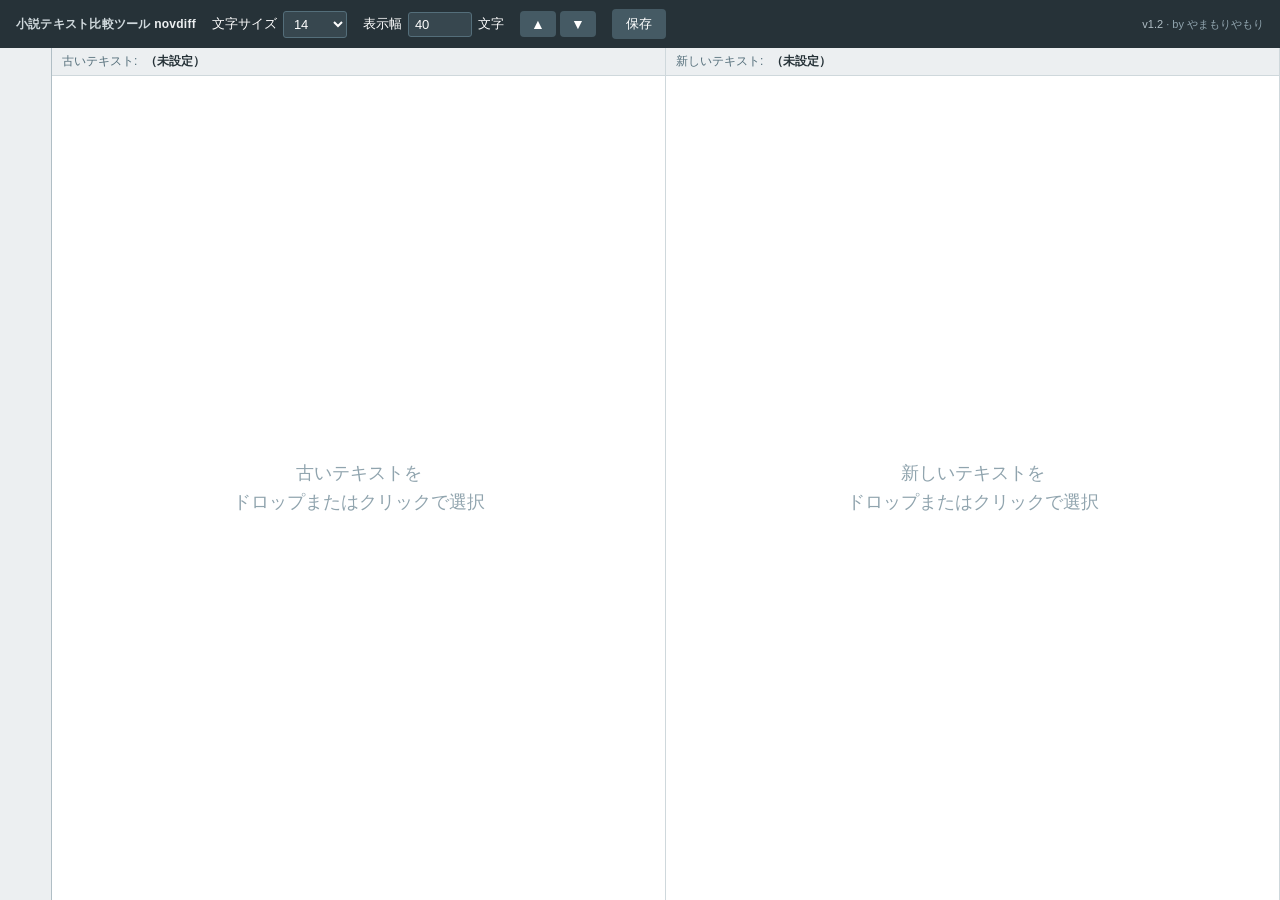
<file: novdiff/novdiff.html>
<!DOCTYPE html>
<html lang="ja">
<head>
<meta charset="UTF-8">
<meta name="viewport" content="width=device-width, initial-scale=1.0">
<title>小説テキスト比較ツール novdiff</title>
<style>
  :root {
    --deleted-bg: #ffebee;
    --deleted-text: #c62828;
    --added-bg: #c8e6c9;
    --added-text: #1b5e20;
    --changed-bg: #fff8e1;
    --changed-text: #f9a825;
    --toolbar-h: 48px;
    --header-h: 28px;
    --minimap-w: 52px;
  }
  * { box-sizing: border-box; margin: 0; padding: 0; }
  html, body {
    height: 100%;
    font-family: "Hiragino Sans", "Hiragino Kaku Gothic ProN", "Noto Sans JP", "Yu Gothic", Meiryo, sans-serif;
    background: #f5f5f5;
    overflow: hidden;
    /* iOS Safari: prevent auto text inflation (left pane was growing vs contenteditable right) */
    -webkit-text-size-adjust: 100%;
    text-size-adjust: 100%;
  }
  #toolbar {
    height: var(--toolbar-h);
    background: #263238;
    color: #fff;
    display: flex;
    align-items: center;
    gap: 16px;
    padding: 0 16px;
    flex-shrink: 0;
  }
  #toolbar .app-title {
    font-size: 12px;
    font-weight: 600;
    color: #cfd8dc;
    letter-spacing: 0.02em;
    white-space: nowrap;
    flex-shrink: 0;
  }
  #toolbar .app-title .app-name {
    color: #eceff1;
    font-weight: 700;
  }
  #toolbar .toolbar-controls {
    display: flex;
    align-items: center;
    gap: 16px;
    flex: 1;
    min-width: 0;
  }
  #toolbar .app-meta {
    margin-left: auto;
    font-size: 11px;
    color: #90a4ae;
    white-space: nowrap;
    flex-shrink: 0;
    text-align: right;
    line-height: 1.35;
  }
  #toolbar .app-meta .ver {
    color: #b0bec5;
  }
  #toolbar .app-meta a.credit {
    color: #90a4ae;
    text-decoration: none;
  }
  #toolbar .app-meta a.credit:hover {
    color: #cfd8dc;
    text-decoration: underline;
  }
  #toolbar button {
    background: #455a64;
    color: #fff;
    border: none;
    padding: 6px 14px;
    border-radius: 4px;
    cursor: pointer;
    font-size: 13px;
  }
  #toolbar button:hover { background: #546e7a; }
  #toolbar button:disabled { opacity: 0.5; cursor: not-allowed; }
  #toolbar button.primary { background: #2e7d32; }
  #toolbar button.primary:hover { background: #388e3c; }
  #toolbar button.nav-diff {
    padding: 6px 10px;
    min-width: 36px;
    font-size: 14px;
    line-height: 1;
  }
  #toolbar .nav-diff-group {
    display: inline-flex;
    gap: 4px;
    align-items: center;
    flex-shrink: 0;
  }
  /* Phone landscape / narrow: single row; hide credit so ▲▼ don't collide */
  @media (max-width: 900px) {
    #toolbar {
      gap: 10px;
      padding: 0 10px;
    }
    #toolbar .toolbar-controls {
      gap: 10px;
    }
    #toolbar .app-meta a.credit,
    #toolbar .app-meta .credit-sep {
      display: none;
    }
  }
  @media (max-width: 700px) {
    #toolbar .app-title {
      max-width: 7.5em;
      overflow: hidden;
      text-overflow: ellipsis;
    }
    #toolbar {
      gap: 8px;
      padding: 0 8px;
    }
    #toolbar .toolbar-controls {
      gap: 8px;
    }
    #toolbar label {
      font-size: 12px;
      gap: 4px;
    }
    #toolbar button {
      padding: 6px 10px;
    }
  }
  .seg.diff-jump-flash {
    outline: 2px solid #ff9800;
    outline-offset: 1px;
    border-radius: 2px;
  }
  #toolbar label { font-size: 13px; display: flex; align-items: center; gap: 6px; }
  #toolbar input[type="number"], #toolbar select {
    width: 64px;
    padding: 4px 6px;
    border-radius: 3px;
    border: 1px solid #546e7a;
    background: #37474f;
    color: #fff;
    font-size: 13px;
  }
  #main {
    display: grid;
    grid-template-columns: var(--minimap-w) 1fr 1fr;
    height: calc(100% - var(--toolbar-h));
    position: relative;
  }
  #minimap-wrap {
    background: #eceff1;
    border-right: 1px solid #b0bec5;
    position: relative;
    overflow: hidden;
  }
  #minimap {
    display: block;
    width: 100%;
    height: 100%;
    cursor: grab;
    touch-action: none;
  }
  .panel {
    display: flex;
    flex-direction: column;
    overflow: hidden;
    background: #fff;
    border-right: 1px solid #cfd8dc;
    position: relative;
  }
  .panel-header {
    height: var(--header-h);
    background: #eceff1;
    border-bottom: 1px solid #cfd8dc;
    display: flex;
    align-items: center;
    justify-content: space-between;
    padding: 0 10px;
    font-size: 12px;
    color: #546e7a;
    flex-shrink: 0;
    white-space: nowrap;
    overflow: hidden;
    gap: 8px;
  }
  .panel-header .fname {
    color: #263238;
    font-weight: 600;
    margin-left: 4px;
  }
  .panel-header button {
    background: #2e7d32;
    color: #fff;
    border: none;
    padding: 3px 12px;
    border-radius: 3px;
    cursor: pointer;
    font-size: 12px;
    flex-shrink: 0;
  }
  .panel-header button:hover { background: #388e3c; }
  .panel-header button:disabled { opacity: 0.5; cursor: not-allowed; }
  .panel-body {
    flex: 1;
    overflow: auto;
    position: relative;
  }
  .panel-inner {
    padding: 12px 16px;
    line-height: 1.75;
    white-space: pre-wrap;
    word-break: break-all;
    overflow-wrap: anywhere;
    min-height: 100%;
    outline: none;
    font-size: 14px; /* JS applySettings overrides; keep explicit for iOS */
    -webkit-text-size-adjust: 100%;
    text-size-adjust: 100%;
  }
  #old-inner {
    user-select: text;
    cursor: default;
    -webkit-user-select: text;
  }
  /* Keep highlight/segment nodes on the same computed size as the pane (iOS) */
  .panel-inner .seg,
  .panel-inner .seg-body,
  .panel-inner .del,
  .panel-inner .add,
  .panel-inner .chg {
    font-size: inherit;
    -webkit-text-size-adjust: 100%;
    text-size-adjust: 100%;
  }
  .panel-inner:empty::before {
    content: attr(data-placeholder);
    color: #90a4ae;
    pointer-events: none;
    font-size: inherit;
  }
  .del { background: var(--deleted-bg); color: var(--deleted-text); }
  .add { background: var(--added-bg); color: var(--added-text); }
  .chg { background: var(--changed-bg); color: var(--changed-text); }
  /* Alignment segment: body = real text, fill = fake spacer (gray box). */
  .seg {
    display: flex;
    flex-direction: column;
    box-sizing: border-box;
  }
  .seg-body {
    display: block;
    white-space: pre-wrap;
    word-break: break-all;
    overflow-wrap: anywhere;
    flex: 0 0 auto;
  }
  /* Artificial alignment space — subtle solid fill (not a real newline) */
  .seg-fill {
    flex: 1 1 auto;
    min-height: 0;
    margin: 0;
    border-radius: 2px;
    border: none;
    background: #eceff1;
    opacity: 1;
    pointer-events: none;
    user-select: none;
    box-sizing: border-box;
  }
  /* Pure gap hunk (no text on this side): fill is the whole segment */
  .seg.gap {
    min-height: 0;
  }
  .seg.gap > .seg-fill {
    flex: 1 1 auto;
    margin: 0;
  }
  /* Trailing pad so left/right scrollHeight match (prevents mid-doc scroll drift) */
  .scroll-eq {
    display: block;
    margin: 0;
    padding: 0;
    border: 0;
    pointer-events: none;
    user-select: none;
  }
  #drop-hint {
    position: absolute;
    inset: 0;
    display: flex;
    align-items: center;
    justify-content: center;
    text-align: center;
    padding: 24px;
    background: rgba(38,50,56,0.7);
    color: #fff;
    font-size: 18px;
    line-height: 1.6;
    pointer-events: none;
    opacity: 0;
    transition: opacity 0.15s, background 0.15s, color 0.15s;
    z-index: 10;
    user-select: none;
  }
  /* Empty pane: always show click/drop affordance */
  .panel.is-empty #drop-hint {
    opacity: 1;
    pointer-events: auto;
    cursor: pointer;
    background: transparent;
    color: #90a4ae;
  }
  .panel.is-empty #drop-hint:hover {
    background: rgba(38,50,56,0.06);
    color: #607d8b;
  }
  .panel.drag-over #drop-hint {
    opacity: 1;
    pointer-events: none;
    background: rgba(38,50,56,0.7);
    color: #fff;
  }
  .panel.is-empty .panel-inner { cursor: pointer; }
  .panel.is-empty .panel-inner:empty::before { content: none; }
  /* Same-content banner (center of viewport over both panels) */
  #same-banner {
    position: absolute;
    inset: 0;
    z-index: 20;
    pointer-events: none;
    display: none;
    align-items: center;
    justify-content: center;
    grid-column: 1 / -1;
    grid-row: 1 / -1;
  }
  #same-banner.visible { display: flex; }
  #same-banner span {
    padding: 14px 28px;
    border-radius: 8px;
    background: rgba(38, 50, 56, 0.82);
    color: #eceff1;
    font-size: 18px;
    font-weight: 600;
    letter-spacing: 0.06em;
    box-shadow: 0 4px 18px rgba(0, 0, 0, 0.18);
    white-space: nowrap;
  }
</style>
<!-- Google tag (gtag.js) — https のみ（file://・http ローカルでは読み込まない） -->
<script>
  if (location.protocol === 'https:') {
    var script = document.createElement('script');
    script.async = true;
    script.src = 'https://www.googletagmanager.com/gtag/js?id=G-FEWVNH23P4';
    document.head.appendChild(script);

    window.dataLayer = window.dataLayer || [];
    function gtag(){dataLayer.push(arguments);}
    gtag('js', new Date());
    gtag('config', 'G-FEWVNH23P4');
  }
</script>
</head>
<body>
  <div id="toolbar">
    <div class="app-title">小説テキスト比較ツール <span class="app-name">novdiff</span></div>
    <div class="toolbar-controls">
      <label>文字サイズ
        <select id="font-size">
          <option value="12">12</option>
          <option value="14" selected>14</option>
          <option value="16">16</option>
          <option value="18">18</option>
          <option value="20">20</option>
          <option value="22">22</option>
          <option value="24">24</option>
        </select>
      </label>
      <label>表示幅
        <input type="number" id="char-width" value="40" min="10" max="120">
        文字
      </label>
      <span class="nav-diff-group" title="差分箇所へ移動">
        <button type="button" id="btn-prev-diff" class="nav-diff" aria-label="前の差分へ">▲</button>
        <button type="button" id="btn-next-diff" class="nav-diff" aria-label="次の差分へ">▼</button>
      </span>
      <button id="btn-save">保存</button>
    </div>
    <div class="app-meta">
      <span class="ver">v1.2</span>
      <span class="credit-sep"> · </span><a class="credit" href="https://yamamori-yamori.github.io/mypage/" target="_blank" rel="noopener noreferrer">by やまもりやもり</a>
    </div>
  </div>

  <div id="main">
    <div id="minimap-wrap">
      <canvas id="minimap"></canvas>
    </div>
    <input type="file" id="file-picker" accept=".txt,.md,.text,text/plain,text/*" hidden>
    <div class="panel is-empty" id="panel-old">
      <div class="panel-header">
        <span>古いテキスト: <span class="fname" id="old-fname">（未設定）</span></span>
      </div>
      <div class="panel-body" id="old-body">
        <div class="panel-inner" id="old-inner" data-placeholder="ここに古いテキストをドロップ／クリック／貼り付け"></div>
        <div id="drop-hint" class="drop-hint" data-side="old">古いテキストを<br>ドロップまたはクリックで選択</div>
      </div>
    </div>
    <div class="panel is-empty" id="panel-new">
      <div class="panel-header">
        <span>新しいテキスト: <span class="fname" id="new-fname">（未設定）</span></span>
      </div>
      <div class="panel-body" id="new-body">
        <div class="panel-inner" id="new-inner" contenteditable="true" data-placeholder="ここに新しいテキストをドロップ／クリック／貼り付け"></div>
        <div id="drop-hint" class="drop-hint" data-side="new">新しいテキストを<br>ドロップまたはクリックで選択</div>
      </div>
    </div>
    <div id="same-banner" aria-live="polite"><span>内容は同じ</span></div>
  </div>

<script>
/* ===== diff-match-patch (embedded) ===== */
var diff_match_patch=function(){this.Diff_Timeout=1;this.Diff_EditCost=4;this.Match_Threshold=.5;this.Match_Distance=1E3;this.Patch_DeleteThreshold=.5;this.Patch_Margin=4;this.Match_MaxBits=32},DIFF_DELETE=-1,DIFF_INSERT=1,DIFF_EQUAL=0;diff_match_patch.Diff=function(a,b){this[0]=a;this[1]=b};diff_match_patch.Diff.prototype.length=2;diff_match_patch.Diff.prototype.toString=function(){return this[0]+","+this[1]};
diff_match_patch.prototype.diff_main=function(a,b,c,d){"undefined"==typeof d&&(d=0>=this.Diff_Timeout?Number.MAX_VALUE:(new Date).getTime()+1E3*this.Diff_Timeout);if(null==a||null==b)throw Error("Null input. (diff_main)");if(a==b)return a?[new diff_match_patch.Diff(DIFF_EQUAL,a)]:[];"undefined"==typeof c&&(c=!0);var e=c,f=this.diff_commonPrefix(a,b);c=a.substring(0,f);a=a.substring(f);b=b.substring(f);f=this.diff_commonSuffix(a,b);var g=a.substring(a.length-f);a=a.substring(0,a.length-f);b=b.substring(0,
b.length-f);a=this.diff_compute_(a,b,e,d);c&&a.unshift(new diff_match_patch.Diff(DIFF_EQUAL,c));g&&a.push(new diff_match_patch.Diff(DIFF_EQUAL,g));this.diff_cleanupMerge(a);return a};
diff_match_patch.prototype.diff_compute_=function(a,b,c,d){if(!a)return[new diff_match_patch.Diff(DIFF_INSERT,b)];if(!b)return[new diff_match_patch.Diff(DIFF_DELETE,a)];var e=a.length>b.length?a:b,f=a.length>b.length?b:a,g=e.indexOf(f);return-1!=g?(c=[new diff_match_patch.Diff(DIFF_INSERT,e.substring(0,g)),new diff_match_patch.Diff(DIFF_EQUAL,f),new diff_match_patch.Diff(DIFF_INSERT,e.substring(g+f.length))],a.length>b.length&&(c[0][0]=c[2][0]=DIFF_DELETE),c):1==f.length?[new diff_match_patch.Diff(DIFF_DELETE,
a),new diff_match_patch.Diff(DIFF_INSERT,b)]:(e=this.diff_halfMatch_(a,b))?(b=e[1],f=e[3],a=e[4],e=this.diff_main(e[0],e[2],c,d),c=this.diff_main(b,f,c,d),e.concat([new diff_match_patch.Diff(DIFF_EQUAL,a)],c)):c&&100<a.length&&100<b.length?this.diff_lineMode_(a,b,d):this.diff_bisect_(a,b,d)};
diff_match_patch.prototype.diff_lineMode_=function(a,b,c){var d=this.diff_linesToChars_(a,b);a=d.chars1;b=d.chars2;d=d.lineArray;a=this.diff_main(a,b,!1,c);this.diff_charsToLines_(a,d);this.diff_cleanupSemantic(a);a.push(new diff_match_patch.Diff(DIFF_EQUAL,""));for(var e=d=b=0,f="",g="";b<a.length;){switch(a[b][0]){case DIFF_INSERT:e++;g+=a[b][1];break;case DIFF_DELETE:d++;f+=a[b][1];break;case DIFF_EQUAL:if(1<=d&&1<=e){a.splice(b-d-e,d+e);b=b-d-e;d=this.diff_main(f,g,!1,c);for(e=d.length-1;0<=e;e--)a.splice(b,
0,d[e]);b+=d.length}d=e=0;g=f=""}b++}a.pop();return a};
diff_match_patch.prototype.diff_bisect_=function(a,b,c){for(var d=a.length,e=b.length,f=Math.ceil((d+e)/2),g=2*f,h=Array(g),l=Array(g),k=0;k<g;k++)h[k]=-1,l[k]=-1;h[f+1]=0;l[f+1]=0;k=d-e;for(var m=0!=k%2,p=0,x=0,w=0,q=0,t=0;t<f&&!((new Date).getTime()>c);t++){for(var v=-t+p;v<=t-x;v+=2){var n=f+v;var r=v==-t||v!=t&&h[n-1]<h[n+1]?h[n+1]:h[n-1]+1;for(var y=r-v;r<d&&y<e&&a.charAt(r)==b.charAt(y);)r++,y++;h[n]=r;if(r>d)x+=2;else if(y>e)p+=2;else if(m&&(n=f+k-v,0<=n&&n<g&&-1!=l[n])){var u=d-l[n];if(r>=
u)return this.diff_bisectSplit_(a,b,r,y,c)}}for(v=-t+w;v<=t-q;v+=2){n=f+v;u=v==-t||v!=t&&l[n-1]<l[n+1]?l[n+1]:l[n-1]+1;for(r=u-v;u<d&&r<e&&a.charAt(d-u-1)==b.charAt(e-r-1);)u++,r++;l[n]=u;if(u>d)q+=2;else if(r>e)w+=2;else if(!m&&(n=f+k-v,0<=n&&n<g&&-1!=h[n]&&(r=h[n],y=f+r-n,u=d-u,r>=u)))return this.diff_bisectSplit_(a,b,r,y,c)}}return[new diff_match_patch.Diff(DIFF_DELETE,a),new diff_match_patch.Diff(DIFF_INSERT,b)]};
diff_match_patch.prototype.diff_bisectSplit_=function(a,b,c,d,e){var f=a.substring(0,c),g=b.substring(0,d);a=a.substring(c);b=b.substring(d);f=this.diff_main(f,g,!1,e);e=this.diff_main(a,b,!1,e);return f.concat(e)};
diff_match_patch.prototype.diff_linesToChars_=function(a,b){function c(a){for(var b="",c=0,g=-1,h=d.length;g<a.length-1;){g=a.indexOf("\n",c);-1==g&&(g=a.length-1);var l=a.substring(c,g+1);(e.hasOwnProperty?e.hasOwnProperty(l):void 0!==e[l])?b+=String.fromCharCode(e[l]):(h==f&&(l=a.substring(c),g=a.length),b+=String.fromCharCode(h),e[l]=h,d[h++]=l);c=g+1}return b}var d=[],e={};d[0]="";var f=4E4,g=c(a);f=65535;var h=c(b);return{chars1:g,chars2:h,lineArray:d}};
diff_match_patch.prototype.diff_charsToLines_=function(a,b){for(var c=0;c<a.length;c++){for(var d=a[c][1],e=[],f=0;f<d.length;f++)e[f]=b[d.charCodeAt(f)];a[c][1]=e.join("")}};diff_match_patch.prototype.diff_commonPrefix=function(a,b){if(!a||!b||a.charAt(0)!=b.charAt(0))return 0;for(var c=0,d=Math.min(a.length,b.length),e=d,f=0;c<e;)a.substring(f,e)==b.substring(f,e)?f=c=e:d=e,e=Math.floor((d-c)/2+c);return e};
diff_match_patch.prototype.diff_commonSuffix=function(a,b){if(!a||!b||a.charAt(a.length-1)!=b.charAt(b.length-1))return 0;for(var c=0,d=Math.min(a.length,b.length),e=d,f=0;c<e;)a.substring(a.length-e,a.length-f)==b.substring(b.length-e,b.length-f)?f=c=e:d=e,e=Math.floor((d-c)/2+c);return e};
diff_match_patch.prototype.diff_commonOverlap_=function(a,b){var c=a.length,d=b.length;if(0==c||0==d)return 0;c>d?a=a.substring(c-d):c<d&&(b=b.substring(0,c));c=Math.min(c,d);if(a==b)return c;d=0;for(var e=1;;){var f=a.substring(c-e);f=b.indexOf(f);if(-1==f)return d;e+=f;if(0==f||a.substring(c-e)==b.substring(0,e))d=e,e++}};
diff_match_patch.prototype.diff_halfMatch_=function(a,b){function c(a,b,c){for(var d=a.substring(c,c+Math.floor(a.length/4)),e=-1,g="",h,k,l,m;-1!=(e=b.indexOf(d,e+1));){var p=f.diff_commonPrefix(a.substring(c),b.substring(e)),u=f.diff_commonSuffix(a.substring(0,c),b.substring(0,e));g.length<u+p&&(g=b.substring(e-u,e)+b.substring(e,e+p),h=a.substring(0,c-u),k=a.substring(c+p),l=b.substring(0,e-u),m=b.substring(e+p))}return 2*g.length>=a.length?[h,k,l,m,g]:null}if(0>=this.Diff_Timeout)return null;
var d=a.length>b.length?a:b,e=a.length>b.length?b:a;if(4>d.length||2*e.length<d.length)return null;var f=this,g=c(d,e,Math.ceil(d.length/4));d=c(d,e,Math.ceil(d.length/2));if(g||d)g=d?g?g[4].length>d[4].length?g:d:d:g;else return null;if(a.length>b.length){d=g[0];e=g[1];var h=g[2];var l=g[3]}else h=g[0],l=g[1],d=g[2],e=g[3];return[d,e,h,l,g[4]]};
diff_match_patch.prototype.diff_cleanupSemantic=function(a){for(var b=!1,c=[],d=0,e=null,f=0,g=0,h=0,l=0,k=0;f<a.length;)a[f][0]==DIFF_EQUAL?(c[d++]=f,g=l,h=k,k=l=0,e=a[f][1]):(a[f][0]==DIFF_INSERT?l+=a[f][1].length:k+=a[f][1].length,e&&e.length<=Math.max(g,h)&&e.length<=Math.max(l,k)&&(a.splice(c[d-1],0,new diff_match_patch.Diff(DIFF_DELETE,e)),a[c[d-1]+1][0]=DIFF_INSERT,d--,d--,f=0<d?c[d-1]:-1,k=l=h=g=0,e=null,b=!0)),f++;b&&this.diff_cleanupMerge(a);this.diff_cleanupSemanticLossless(a);for(f=1;f<
a.length;){if(a[f-1][0]==DIFF_DELETE&&a[f][0]==DIFF_INSERT){b=a[f-1][1];c=a[f][1];d=this.diff_commonOverlap_(b,c);e=this.diff_commonOverlap_(c,b);if(d>=e){if(d>=b.length/2||d>=c.length/2)a.splice(f,0,new diff_match_patch.Diff(DIFF_EQUAL,c.substring(0,d))),a[f-1][1]=b.substring(0,b.length-d),a[f+1][1]=c.substring(d),f++}else if(e>=b.length/2||e>=c.length/2)a.splice(f,0,new diff_match_patch.Diff(DIFF_EQUAL,b.substring(0,e))),a[f-1][0]=DIFF_INSERT,a[f-1][1]=c.substring(0,c.length-e),a[f+1][0]=DIFF_DELETE,
a[f+1][1]=b.substring(e),f++;f++}f++}};
diff_match_patch.prototype.diff_cleanupSemanticLossless=function(a){function b(a,b){if(!a||!b)return 6;var c=a.charAt(a.length-1),d=b.charAt(0),e=c.match(diff_match_patch.nonAlphaNumericRegex_),f=d.match(diff_match_patch.nonAlphaNumericRegex_),g=e&&c.match(diff_match_patch.whitespaceRegex_),h=f&&d.match(diff_match_patch.whitespaceRegex_);c=g&&c.match(diff_match_patch.linebreakRegex_);d=h&&d.match(diff_match_patch.linebreakRegex_);var k=c&&a.match(diff_match_patch.blanklineEndRegex_),l=d&&b.match(diff_match_patch.blanklineStartRegex_);
return k||l?5:c||d?4:e&&!g&&h?3:g||h?2:e||f?1:0}for(var c=1;c<a.length-1;){if(a[c-1][0]==DIFF_EQUAL&&a[c+1][0]==DIFF_EQUAL){var d=a[c-1][1],e=a[c][1],f=a[c+1][1],g=this.diff_commonSuffix(d,e);if(g){var h=e.substring(e.length-g);d=d.substring(0,d.length-g);e=h+e.substring(0,e.length-g);f=h+f}g=d;h=e;for(var l=f,k=b(d,e)+b(e,f);e.charAt(0)===f.charAt(0);){d+=e.charAt(0);e=e.substring(1)+f.charAt(0);f=f.substring(1);var m=b(d,e)+b(e,f);m>=k&&(k=m,g=d,h=e,l=f)}a[c-1][1]!=g&&(g?a[c-1][1]=g:(a.splice(c-
1,1),c--),a[c][1]=h,l?a[c+1][1]=l:(a.splice(c+1,1),c--))}c++}};diff_match_patch.nonAlphaNumericRegex_=/[^a-zA-Z0-9]/;diff_match_patch.whitespaceRegex_=/\s/;diff_match_patch.linebreakRegex_=/[\r\n]/;diff_match_patch.blanklineEndRegex_=/\n\r?\n$/;diff_match_patch.blanklineStartRegex_=/^\r?\n\r?\n/;
diff_match_patch.prototype.diff_cleanupEfficiency=function(a){for(var b=!1,c=[],d=0,e=null,f=0,g=!1,h=!1,l=!1,k=!1;f<a.length;)a[f][0]==DIFF_EQUAL?(a[f][1].length<this.Diff_EditCost&&(l||k)?(c[d++]=f,g=l,h=k,e=a[f][1]):(d=0,e=null),l=k=!1):(a[f][0]==DIFF_DELETE?k=!0:l=!0,e&&(g&&h&&l&&k||e.length<this.Diff_EditCost/2&&3==g+h+l+k)&&(a.splice(c[d-1],0,new diff_match_patch.Diff(DIFF_DELETE,e)),a[c[d-1]+1][0]=DIFF_INSERT,d--,e=null,g&&h?(l=k=!0,d=0):(d--,f=0<d?c[d-1]:-1,l=k=!1),b=!0)),f++;b&&this.diff_cleanupMerge(a)};
diff_match_patch.prototype.diff_cleanupMerge=function(a){a.push(new diff_match_patch.Diff(DIFF_EQUAL,""));for(var b=0,c=0,d=0,e="",f="",g;b<a.length;)switch(a[b][0]){case DIFF_INSERT:d++;f+=a[b][1];b++;break;case DIFF_DELETE:c++;e+=a[b][1];b++;break;case DIFF_EQUAL:1<c+d?(0!==c&&0!==d&&(g=this.diff_commonPrefix(f,e),0!==g&&(0<b-c-d&&a[b-c-d-1][0]==DIFF_EQUAL?a[b-c-d-1][1]+=f.substring(0,g):(a.splice(0,0,new diff_match_patch.Diff(DIFF_EQUAL,f.substring(0,g))),b++),f=f.substring(g),e=e.substring(g)),
g=this.diff_commonSuffix(f,e),0!==g&&(a[b][1]=f.substring(f.length-g)+a[b][1],f=f.substring(0,f.length-g),e=e.substring(0,e.length-g))),b-=c+d,a.splice(b,c+d),e.length&&(a.splice(b,0,new diff_match_patch.Diff(DIFF_DELETE,e)),b++),f.length&&(a.splice(b,0,new diff_match_patch.Diff(DIFF_INSERT,f)),b++),b++):0!==b&&a[b-1][0]==DIFF_EQUAL?(a[b-1][1]+=a[b][1],a.splice(b,1)):b++,c=d=0,f=e=""}""===a[a.length-1][1]&&a.pop();c=!1;for(b=1;b<a.length-1;)a[b-1][0]==DIFF_EQUAL&&a[b+1][0]==DIFF_EQUAL&&(a[b][1].substring(a[b][1].length-
a[b-1][1].length)==a[b-1][1]?(a[b][1]=a[b-1][1]+a[b][1].substring(0,a[b][1].length-a[b-1][1].length),a[b+1][1]=a[b-1][1]+a[b+1][1],a.splice(b-1,1),c=!0):a[b][1].substring(0,a[b+1][1].length)==a[b+1][1]&&(a[b-1][1]+=a[b+1][1],a[b][1]=a[b][1].substring(a[b+1][1].length)+a[b+1][1],a.splice(b+1,1),c=!0)),b++;c&&this.diff_cleanupMerge(a)};
diff_match_patch.prototype.diff_xIndex=function(a,b){var c=0,d=0,e=0,f=0,g;for(g=0;g<a.length;g++){a[g][0]!==DIFF_INSERT&&(c+=a[g][1].length);a[g][0]!==DIFF_DELETE&&(d+=a[g][1].length);if(c>b)break;e=c;f=d}return a.length!=g&&a[g][0]===DIFF_DELETE?f:f+(b-e)};
diff_match_patch.prototype.diff_prettyHtml=function(a){for(var b=[],c=/&/g,d=/</g,e=/>/g,f=/\n/g,g=0;g<a.length;g++){var h=a[g][0],l=a[g][1].replace(c,"&amp;").replace(d,"&lt;").replace(e,"&gt;").replace(f,"&para;<br>");switch(h){case DIFF_INSERT:b[g]='<ins style="background:#e6ffe6;">'+l+"</ins>";break;case DIFF_DELETE:b[g]='<del style="background:#ffe6e6;">'+l+"</del>";break;case DIFF_EQUAL:b[g]="<span>"+l+"</span>"}}return b.join("")};
diff_match_patch.prototype.diff_text1=function(a){for(var b=[],c=0;c<a.length;c++)a[c][0]!==DIFF_INSERT&&(b[c]=a[c][1]);return b.join("")};diff_match_patch.prototype.diff_text2=function(a){for(var b=[],c=0;c<a.length;c++)a[c][0]!==DIFF_DELETE&&(b[c]=a[c][1]);return b.join("")};
diff_match_patch.prototype.diff_levenshtein=function(a){for(var b=0,c=0,d=0,e=0;e<a.length;e++){var f=a[e][1];switch(a[e][0]){case DIFF_INSERT:c+=f.length;break;case DIFF_DELETE:d+=f.length;break;case DIFF_EQUAL:b+=Math.max(c,d),d=c=0}}return b+=Math.max(c,d)};
diff_match_patch.prototype.diff_toDelta=function(a){for(var b=[],c=0;c<a.length;c++)switch(a[c][0]){case DIFF_INSERT:b[c]="+"+encodeURI(a[c][1]);break;case DIFF_DELETE:b[c]="-"+a[c][1].length;break;case DIFF_EQUAL:b[c]="="+a[c][1].length}return b.join("\t").replace(/%20/g," ")};
diff_match_patch.prototype.diff_fromDelta=function(a,b){for(var c=[],d=0,e=0,f=b.split(/\t/g),g=0;g<f.length;g++){var h=f[g].substring(1);switch(f[g].charAt(0)){case "+":try{c[d++]=new diff_match_patch.Diff(DIFF_INSERT,decodeURI(h))}catch(k){throw Error("Illegal escape in diff_fromDelta: "+h);}break;case "-":case "=":var l=parseInt(h,10);if(isNaN(l)||0>l)throw Error("Invalid number in diff_fromDelta: "+h);h=a.substring(e,e+=l);"="==f[g].charAt(0)?c[d++]=new diff_match_patch.Diff(DIFF_EQUAL,h):c[d++]=
new diff_match_patch.Diff(DIFF_DELETE,h);break;default:if(f[g])throw Error("Invalid diff operation in diff_fromDelta: "+f[g]);}}if(e!=a.length)throw Error("Delta length ("+e+") does not equal source text length ("+a.length+").");return c};diff_match_patch.prototype.match_main=function(a,b,c){if(null==a||null==b||null==c)throw Error("Null input. (match_main)");c=Math.max(0,Math.min(c,a.length));return a==b?0:a.length?a.substring(c,c+b.length)==b?c:this.match_bitap_(a,b,c):-1};
diff_match_patch.prototype.match_bitap_=function(a,b,c){function d(a,d){var e=a/b.length,g=Math.abs(c-d);return f.Match_Distance?e+g/f.Match_Distance:g?1:e}if(b.length>this.Match_MaxBits)throw Error("Pattern too long for this browser.");var e=this.match_alphabet_(b),f=this,g=this.Match_Threshold,h=a.indexOf(b,c);-1!=h&&(g=Math.min(d(0,h),g),h=a.lastIndexOf(b,c+b.length),-1!=h&&(g=Math.min(d(0,h),g)));var l=1<<b.length-1;h=-1;for(var k,m,p=b.length+a.length,x,w=0;w<b.length;w++){k=0;for(m=p;k<m;)d(w,
c+m)<=g?k=m:p=m,m=Math.floor((p-k)/2+k);p=m;k=Math.max(1,c-m+1);var q=Math.min(c+m,a.length)+b.length;m=Array(q+2);for(m[q+1]=(1<<w)-1;q>=k;q--){var t=e[a.charAt(q-1)];m[q]=0===w?(m[q+1]<<1|1)&t:(m[q+1]<<1|1)&t|(x[q+1]|x[q])<<1|1|x[q+1];if(m[q]&l&&(t=d(w,q-1),t<=g))if(g=t,h=q-1,h>c)k=Math.max(1,2*c-h);else break}if(d(w+1,c)>g)break;x=m}return h};
diff_match_patch.prototype.match_alphabet_=function(a){for(var b={},c=0;c<a.length;c++)b[a.charAt(c)]=0;for(c=0;c<a.length;c++)b[a.charAt(c)]|=1<<a.length-c-1;return b};
diff_match_patch.prototype.patch_addContext_=function(a,b){if(0!=b.length){if(null===a.start2)throw Error("patch not initialized");for(var c=b.substring(a.start2,a.start2+a.length1),d=0;b.indexOf(c)!=b.lastIndexOf(c)&&c.length<this.Match_MaxBits-this.Patch_Margin-this.Patch_Margin;)d+=this.Patch_Margin,c=b.substring(a.start2-d,a.start2+a.length1+d);d+=this.Patch_Margin;(c=b.substring(a.start2-d,a.start2))&&a.diffs.unshift(new diff_match_patch.Diff(DIFF_EQUAL,c));(d=b.substring(a.start2+a.length1,
a.start2+a.length1+d))&&a.diffs.push(new diff_match_patch.Diff(DIFF_EQUAL,d));a.start1-=c.length;a.start2-=c.length;a.length1+=c.length+d.length;a.length2+=c.length+d.length}};
diff_match_patch.prototype.patch_make=function(a,b,c){if("string"==typeof a&&"string"==typeof b&&"undefined"==typeof c){var d=a;b=this.diff_main(d,b,!0);2<b.length&&(this.diff_cleanupSemantic(b),this.diff_cleanupEfficiency(b))}else if(a&&"object"==typeof a&&"undefined"==typeof b&&"undefined"==typeof c)b=a,d=this.diff_text1(b);else if("string"==typeof a&&b&&"object"==typeof b&&"undefined"==typeof c)d=a;else if("string"==typeof a&&"string"==typeof b&&c&&"object"==typeof c)d=a,b=c;else throw Error("Unknown call format to patch_make.");
if(0===b.length)return[];c=[];a=new diff_match_patch.patch_obj;for(var e=0,f=0,g=0,h=d,l=0;l<b.length;l++){var k=b[l][0],m=b[l][1];e||k===DIFF_EQUAL||(a.start1=f,a.start2=g);switch(k){case DIFF_INSERT:a.diffs[e++]=b[l];a.length2+=m.length;d=d.substring(0,g)+m+d.substring(g);break;case DIFF_DELETE:a.length1+=m.length;a.diffs[e++]=b[l];d=d.substring(0,g)+d.substring(g+m.length);break;case DIFF_EQUAL:m.length<=2*this.Patch_Margin&&e&&b.length!=l+1?(a.diffs[e++]=b[l],a.length1+=m.length,a.length2+=m.length):
m.length>=2*this.Patch_Margin&&e&&(this.patch_addContext_(a,h),c.push(a),a=new diff_match_patch.patch_obj,e=0,h=d,f=g)}k!==DIFF_INSERT&&(f+=m.length);k!==DIFF_DELETE&&(g+=m.length)}e&&(this.patch_addContext_(a,h),c.push(a));return c};
diff_match_patch.prototype.patch_deepCopy=function(a){for(var b=[],c=0;c<a.length;c++){var d=a[c],e=new diff_match_patch.patch_obj;e.diffs=[];for(var f=0;f<d.diffs.length;f++)e.diffs[f]=new diff_match_patch.Diff(d.diffs[f][0],d.diffs[f][1]);e.start1=d.start1;e.start2=d.start2;e.length1=d.length1;e.length2=d.length2;b[c]=e}return b};
diff_match_patch.prototype.patch_apply=function(a,b){if(0==a.length)return[b,[]];a=this.patch_deepCopy(a);var c=this.patch_addPadding(a);b=c+b+c;this.patch_splitMax(a);for(var d=0,e=[],f=0;f<a.length;f++){var g=a[f].start2+d,h=this.diff_text1(a[f].diffs),l=-1;if(h.length>this.Match_MaxBits){var k=this.match_main(b,h.substring(0,this.Match_MaxBits),g);-1!=k&&(l=this.match_main(b,h.substring(h.length-this.Match_MaxBits),g+h.length-this.Match_MaxBits),-1==l||k>=l)&&(k=-1)}else k=this.match_main(b,h,
g);if(-1==k)e[f]=!1,d-=a[f].length2-a[f].length1;else if(e[f]=!0,d=k-g,g=-1==l?b.substring(k,k+h.length):b.substring(k,l+this.Match_MaxBits),h==g)b=b.substring(0,k)+this.diff_text2(a[f].diffs)+b.substring(k+h.length);else if(g=this.diff_main(h,g,!1),h.length>this.Match_MaxBits&&this.diff_levenshtein(g)/h.length>this.Patch_DeleteThreshold)e[f]=!1;else{this.diff_cleanupSemanticLossless(g);h=0;var m;for(l=0;l<a[f].diffs.length;l++){var p=a[f].diffs[l];p[0]!==DIFF_EQUAL&&(m=this.diff_xIndex(g,h));p[0]===
DIFF_INSERT?b=b.substring(0,k+m)+p[1]+b.substring(k+m):p[0]===DIFF_DELETE&&(b=b.substring(0,k+m)+b.substring(k+this.diff_xIndex(g,h+p[1].length)));p[0]!==DIFF_DELETE&&(h+=p[1].length)}}}b=b.substring(c.length,b.length-c.length);return[b,e]};
diff_match_patch.prototype.patch_addPadding=function(a){for(var b=this.Patch_Margin,c="",d=1;d<=b;d++)c+=String.fromCharCode(d);for(d=0;d<a.length;d++)a[d].start1+=b,a[d].start2+=b;d=a[0];var e=d.diffs;if(0==e.length||e[0][0]!=DIFF_EQUAL)e.unshift(new diff_match_patch.Diff(DIFF_EQUAL,c)),d.start1-=b,d.start2-=b,d.length1+=b,d.length2+=b;else if(b>e[0][1].length){var f=b-e[0][1].length;e[0][1]=c.substring(e[0][1].length)+e[0][1];d.start1-=f;d.start2-=f;d.length1+=f;d.length2+=f}d=a[a.length-1];e=d.diffs;
0==e.length||e[e.length-1][0]!=DIFF_EQUAL?(e.push(new diff_match_patch.Diff(DIFF_EQUAL,c)),d.length1+=b,d.length2+=b):b>e[e.length-1][1].length&&(f=b-e[e.length-1][1].length,e[e.length-1][1]+=c.substring(0,f),d.length1+=f,d.length2+=f);return c};
diff_match_patch.prototype.patch_splitMax=function(a){for(var b=this.Match_MaxBits,c=0;c<a.length;c++)if(!(a[c].length1<=b)){var d=a[c];a.splice(c--,1);for(var e=d.start1,f=d.start2,g="";0!==d.diffs.length;){var h=new diff_match_patch.patch_obj,l=!0;h.start1=e-g.length;h.start2=f-g.length;""!==g&&(h.length1=h.length2=g.length,h.diffs.push(new diff_match_patch.Diff(DIFF_EQUAL,g)));for(;0!==d.diffs.length&&h.length1<b-this.Patch_Margin;){g=d.diffs[0][0];var k=d.diffs[0][1];g===DIFF_INSERT?(h.length2+=
k.length,f+=k.length,h.diffs.push(d.diffs.shift()),l=!1):g===DIFF_DELETE&&1==h.diffs.length&&h.diffs[0][0]==DIFF_EQUAL&&k.length>2*b?(h.length1+=k.length,e+=k.length,l=!1,h.diffs.push(new diff_match_patch.Diff(g,k)),d.diffs.shift()):(k=k.substring(0,b-h.length1-this.Patch_Margin),h.length1+=k.length,e+=k.length,g===DIFF_EQUAL?(h.length2+=k.length,f+=k.length):l=!1,h.diffs.push(new diff_match_patch.Diff(g,k)),k==d.diffs[0][1]?d.diffs.shift():d.diffs[0][1]=d.diffs[0][1].substring(k.length))}g=this.diff_text2(h.diffs);
g=g.substring(g.length-this.Patch_Margin);k=this.diff_text1(d.diffs).substring(0,this.Patch_Margin);""!==k&&(h.length1+=k.length,h.length2+=k.length,0!==h.diffs.length&&h.diffs[h.diffs.length-1][0]===DIFF_EQUAL?h.diffs[h.diffs.length-1][1]+=k:h.diffs.push(new diff_match_patch.Diff(DIFF_EQUAL,k)));l||a.splice(++c,0,h)}}};diff_match_patch.prototype.patch_toText=function(a){for(var b=[],c=0;c<a.length;c++)b[c]=a[c];return b.join("")};
diff_match_patch.prototype.patch_fromText=function(a){var b=[];if(!a)return b;a=a.split("\n");for(var c=0,d=/^@@ -(\d+),?(\d*) \+(\d+),?(\d*) @@$/;c<a.length;){var e=a[c].match(d);if(!e)throw Error("Invalid patch string: "+a[c]);var f=new diff_match_patch.patch_obj;b.push(f);f.start1=parseInt(e[1],10);""===e[2]?(f.start1--,f.length1=1):"0"==e[2]?f.length1=0:(f.start1--,f.length1=parseInt(e[2],10));f.start2=parseInt(e[3],10);""===e[4]?(f.start2--,f.length2=1):"0"==e[4]?f.length2=0:(f.start2--,f.length2=
parseInt(e[4],10));for(c++;c<a.length;){e=a[c].charAt(0);try{var g=decodeURI(a[c].substring(1))}catch(h){throw Error("Illegal escape in patch_fromText: "+g);}if("-"==e)f.diffs.push(new diff_match_patch.Diff(DIFF_DELETE,g));else if("+"==e)f.diffs.push(new diff_match_patch.Diff(DIFF_INSERT,g));else if(" "==e)f.diffs.push(new diff_match_patch.Diff(DIFF_EQUAL,g));else if("@"==e)break;else if(""!==e)throw Error('Invalid patch mode "'+e+'" in: '+g);c++}}return b};
diff_match_patch.patch_obj=function(){this.diffs=[];this.start2=this.start1=null;this.length2=this.length1=0};
diff_match_patch.patch_obj.prototype.toString=function(){for(var a=["@@ -"+(0===this.length1?this.start1+",0":1==this.length1?this.start1+1:this.start1+1+","+this.length1)+" +"+(0===this.length2?this.start2+",0":1==this.length2?this.start2+1:this.start2+1+","+this.length2)+" @@\n"],b,c=0;c<this.diffs.length;c++){switch(this.diffs[c][0]){case DIFF_INSERT:b="+";break;case DIFF_DELETE:b="-";break;case DIFF_EQUAL:b=" "}a[c+1]=b+encodeURI(this.diffs[c][1])+"\n"}return a.join("").replace(/%20/g," ")};
this.diff_match_patch=diff_match_patch;this.DIFF_DELETE=DIFF_DELETE;this.DIFF_INSERT=DIFF_INSERT;this.DIFF_EQUAL=DIFF_EQUAL;

/* ===== Application ===== */
(function () {
  const dmp = new diff_match_patch();
  dmp.Diff_Timeout = 2;

  let oldText = "";
  let newText = "";
  let oldFileName = "";
  let newFileName = "";
  let lastDiffs = null;
  let isSyncing = false;
  let isPlainEditing = false;
  let isDirty = false; // true when re-diff is needed after edit
  let highlightsCleared = false; // true after focus stripped spans (until restored)
  let isDiffing = false; // true while doDiff is running
  // Last caret in edit mode; used when text was edited before returning to diff
  let lastEditCaretAnchor = null;
  let pendingRestoreAnchor = null;
  // Exact scroll tops before entering edit mode (identical layout if !dirty restore)
  let scrollSnapshotBeforeFocus = null;
  let pendingScrollSnapshot = null;
  // After blur→restore/doDiff, jump to prev/next change (-1 / +1)
  let pendingJumpDir = 0;

  const $ = id => document.getElementById(id);
  const oldBody = $("old-body");
  const newBody = $("new-body");
  const oldInner = $("old-inner");
  const newInner = $("new-inner");
  const oldFname = $("old-fname");
  const newFname = $("new-fname");
  const btnSave  = $("btn-save");
  const btnPrevDiff = $("btn-prev-diff");
  const btnNextDiff = $("btn-next-diff");
  const fontSizeSel = $("font-size");
  const charWidthInp = $("char-width");
  const minimap = $("minimap");
  const minimapWrap = $("minimap-wrap");
  const sameBanner = $("same-banner");

  function updateSameBanner() {
    if (!sameBanner) return;
    const same = !!(oldText && newText && oldText === newText);
    sameBanner.classList.toggle("visible", same);
  }

  function setDirty(dirty) {
    isDirty = !!dirty;
  }
  setDirty(false);

  function normalize(t) {
    return (t || "").replace(/\r\n/g, "\n").replace(/\r/g, "\n");
  }

  function escapeHtml(s) {
    return s.replace(/&/g,"&amp;").replace(/</g,"&lt;").replace(/>/g,"&gt;").replace(/"/g,"&quot;");
  }

  function measureWidth(chars, px) {
    const c = document.createElement("canvas");
    const ctx = c.getContext("2d");
    ctx.font = px + "px 'Hiragino Sans','Hiragino Kaku Gothic ProN','Noto Sans JP','Yu Gothic',Meiryo,sans-serif";
    return ctx.measureText("あ".repeat(chars)).width;
  }

  function getWidthChars() {
    return parseInt(charWidthInp.value, 10) || 40;
  }

  function applySettings() {
    const px = parseInt(fontSizeSel.value, 10) || 14;
    const chars = getWidthChars();
    const w = measureWidth(chars, px);
    [oldInner, newInner].forEach(el => {
      el.style.fontSize = px + "px";
      el.style.width = w + "px";
      el.style.maxWidth = w + "px";
    });
    // Heights depend on wrap width — rebuild if we have a current diff
    // and the right pane is not mid-plain-edit.
    if (lastDiffs && !isPlainEditing && !isDirty) {
      render(lastDiffs);
      return;
    }
    requestAnimationFrame(drawMinimap);
  }

  // Display width units: fullwidth ≈ 1, ASCII/halfwidth ≈ 0.5 (novel-oriented).
  function charDisplayWidth(ch) {
    const code = ch.codePointAt(0);
    if (code <= 0x1f || (code >= 0x7f && code <= 0x9f)) return 0;
    if (code < 0x1100) return 0.5;
    if (
      (code >= 0x1100 && code <= 0x115f) ||
      (code >= 0x2329 && code <= 0x232a) ||
      (code >= 0x2e80 && code <= 0xa4cf) ||
      (code >= 0xac00 && code <= 0xd7a3) ||
      (code >= 0xf900 && code <= 0xfaff) ||
      (code >= 0xfe10 && code <= 0xfe19) ||
      (code >= 0xfe30 && code <= 0xfe6f) ||
      (code >= 0xff00 && code <= 0xff60) ||
      (code >= 0xffe0 && code <= 0xffe6) ||
      (code >= 0x1f300 && code <= 0x1f9ff)
    ) return 1;
    return 0.5;
  }

  function lineDisplayWidth(line) {
    let w = 0;
    for (const ch of line) w += charDisplayWidth(ch);
    return w;
  }

  /**
   * Estimate visual line count under pre-wrap + break-all + fixed char width.
   * Used only as initial min-height; refinePairHeights() corrects with DOM.
   */
  function countVisualLines(text, widthChars) {
    if (!text) return 0;
    const W = Math.max(1, widthChars || getWidthChars());
    const parts = text.split("\n");
    let total = 0;
    for (let i = 0; i < parts.length; i++) {
      const seg = parts[i];
      const isLast = i === parts.length - 1;
      if (seg.length === 0) {
        // Trailing empty from final \n: terminator, not an extra blank line.
        // "a\n\n".split => middle "" is a blank line; last is terminator.
        if (isLast) continue;
        total += 1;
        continue;
      }
      const dw = lineDisplayWidth(seg);
      total += Math.max(1, Math.ceil(dw / W));
    }
    return total;
  }

  function emForText(text, widthChars) {
    const n = Math.min(Math.max(countVisualLines(text, widthChars), 0), 400);
    if (n <= 0) return 0;
    return n * 1.75;
  }

  /** Read plain text: drop spacers; use textContent to avoid block-induced extra newlines. */
  function readPlain(el) {
    if (!el) return "";
    if (!el.querySelector || !el.querySelector(".gap, .seg, .seg-fill, span.del, span.add, span.chg")) {
      return normalize(el.innerText || el.textContent || "");
    }
    const clone = el.cloneNode(true);
    clone.querySelectorAll(".gap, .seg-fill").forEach(g => g.remove());
    return normalize(clone.textContent || "");
  }

  /** Char-level highlight for a single change pair (no alignment gaps). */
  function buildCharSides(delTx, addTx) {
    let o = "", n = "";
    if (!delTx && !addTx) return { o, n };
    const diffs = dmp.diff_main(delTx || "", addTx || "");
    dmp.diff_cleanupSemantic(diffs);
    for (let i = 0; i < diffs.length; i++) {
      const op = diffs[i][0];
      const tx = diffs[i][1];
      if (!tx) continue;
      if (op === 0) {
        const e = escapeHtml(tx);
        o += e; n += e;
      } else if (op === -1) {
        o += '<span class="del">' + escapeHtml(tx) + "</span>";
      } else if (op === 1) {
        const prev = i > 0 ? diffs[i - 1][0] : null;
        const cls = prev === -1 ? "chg" : "add";
        n += '<span class="' + cls + '">' + escapeHtml(tx) + "</span>";
      }
    }
    return { o, n };
  }

  const FILL = '<span class="seg-fill" aria-hidden="true"></span>';

  /** Content segment with trailing gray fill (fill grows when min-height > body). */
  function segHtml(hid, bodyHtml, minEm) {
    const style = minEm > 0 ? ' style="min-height:' + minEm.toFixed(2) + 'em"' : "";
    return '<span class="seg" data-hid="' + hid + '"' + style + ">" +
      '<span class="seg-body">' + bodyHtml + "</span>" + FILL + "</span>";
  }

  /** Pure spacer segment (no real text on this side). */
  function gapHtml(hid, minEm) {
    const style = minEm > 0
      ? ' style="min-height:' + minEm.toFixed(2) + "em;height:" + minEm.toFixed(2) + 'em"'
      : "";
    return '<span class="seg gap" data-hid="' + hid + '" aria-hidden="true"' + style + ">" +
      FILL + "</span>";
  }

  /** Split text into lines, keeping trailing \\n on each line (except final line without \\n). */
  function splitLinesKeep(text) {
    if (!text) return [];
    const parts = text.split("\n");
    const lines = [];
    for (let i = 0; i < parts.length; i++) {
      if (i < parts.length - 1) lines.push(parts[i] + "\n");
      else if (parts[i].length > 0) lines.push(parts[i]);
    }
    return lines;
  }

  /**
   * Similarity of two lines in [0,1] via equal-char ratio from char diff.
   * Used to pair "mostly the same" rewritten lines for vertical alignment.
   */
  function lineSimilarity(a, b) {
    if (a === b) return 1;
    if (!a || !b) return 0;
    const aa = a.endsWith("\n") ? a.slice(0, -1) : a;
    const bb = b.endsWith("\n") ? b.slice(0, -1) : b;
    if (aa === bb) return 1;
    if (!aa.length && !bb.length) return 1;
    const diffs = dmp.diff_main(aa, bb);
    let eq = 0;
    for (let i = 0; i < diffs.length; i++) {
      if (diffs[i][0] === 0) eq += diffs[i][1].length;
    }
    return eq / Math.max(aa.length, bb.length, 1);
  }

  /**
   * Align two multi-line change blocks line-by-line using similarity.
   * Returns [{left, right}, ...] where missing side is null.
   */
  function alignChangedLines(delTx, addTx) {
    const A = splitLinesKeep(delTx);
    const B = splitLinesKeep(addTx);
    const n = A.length;
    const m = B.length;
    if (!n && !m) return [];
    if (!n) return B.map(r => ({ left: null, right: r }));
    if (!m) return A.map(l => ({ left: l, right: null }));

    // "大体同じ" lines pair as one row (char-diff inside).
    // Novel rewrites often keep ~35–50% of a line; 0.35 catches those.
    const THRESH = 0.35;

    const dp = new Array(n + 1);
    const bt = new Array(n + 1);
    for (let i = 0; i <= n; i++) {
      dp[i] = new Float64Array(m + 1);
      bt[i] = new Int8Array(m + 1);
    }
    for (let i = 1; i <= n; i++) bt[i][0] = 1;
    for (let j = 1; j <= m; j++) bt[0][j] = 2;

    for (let i = 1; i <= n; i++) {
      for (let j = 1; j <= m; j++) {
        const sim = lineSimilarity(A[i - 1], B[j - 1]);
        const up = dp[i - 1][j];
        const left = dp[i][j - 1];
        if (sim >= THRESH) {
          const diag = dp[i - 1][j - 1] + sim;
          if (diag >= up && diag >= left) {
            dp[i][j] = diag;
            bt[i][j] = 0;
            continue;
          }
        }
        if (up >= left) {
          dp[i][j] = up;
          bt[i][j] = 1;
        } else {
          dp[i][j] = left;
          bt[i][j] = 2;
        }
      }
    }

    const pairs = [];
    let i = n, j = m;
    while (i > 0 || j > 0) {
      if (i > 0 && j > 0 && bt[i][j] === 0) {
        pairs.push({ left: A[i - 1], right: B[j - 1] });
        i--; j--;
      } else if (i > 0 && (j === 0 || bt[i][j] === 1)) {
        pairs.push({ left: A[i - 1], right: null });
        i--;
      } else {
        pairs.push({ left: null, right: B[j - 1] });
        j--;
      }
    }
    pairs.reverse();
    return pairs;
  }

  /** Emit one aligned row (pair of segs). */
  function emitAlignedRow(pair, widthChars, acc) {
    const id = acc.hid++;
    const L = pair.left;
    const R = pair.right;
    if (L != null && R != null) {
      const minEm = Math.max(emForText(L, widthChars), emForText(R, widthChars));
      const sides = buildCharSides(L, R);
      acc.o += segHtml(id, sides.o, minEm);
      acc.n += segHtml(id, sides.n, minEm);
    } else if (L != null) {
      const minEm = emForText(L, widthChars);
      acc.o += segHtml(id, '<span class="del">' + escapeHtml(L) + "</span>", minEm);
      acc.n += gapHtml(id, minEm);
    } else if (R != null) {
      const minEm = emForText(R, widthChars);
      acc.o += gapHtml(id, minEm);
      acc.n += segHtml(id, '<span class="add">' + escapeHtml(R) + "</span>", minEm);
    }
  }

  /**
   * Build HTML from LINE-level diffs.
   * Change hunks are split into similar-line rows so nearly-identical lines line up.
   * Extra vertical space is always .seg-fill (gray box).
   */
  function buildHtml(lineDiffs) {
    const widthChars = getWidthChars();
    const acc = { o: "", n: "", hid: 0 };

    for (let i = 0; i < lineDiffs.length; i++) {
      const op = lineDiffs[i][0];
      const tx = lineDiffs[i][1];
      if (!tx) continue;

      if (op === 0) {
        const id = acc.hid++;
        const html = escapeHtml(tx);
        acc.o += segHtml(id, html, 0);
        acc.n += segHtml(id, html, 0);
        continue;
      }

      if (op === -1) {
        const next = lineDiffs[i + 1];
        if (next && next[0] === 1 && next[1]) {
          const rows = alignChangedLines(tx, next[1]);
          for (let r = 0; r < rows.length; r++) {
            emitAlignedRow(rows[r], widthChars, acc);
          }
          i++;
        } else {
          const lines = splitLinesKeep(tx);
          if (!lines.length) emitAlignedRow({ left: tx, right: null }, widthChars, acc);
          else {
            for (let k = 0; k < lines.length; k++) {
              emitAlignedRow({ left: lines[k], right: null }, widthChars, acc);
            }
          }
        }
        continue;
      }

      if (op === 1) {
        const lines = splitLinesKeep(tx);
        if (!lines.length) emitAlignedRow({ left: null, right: tx }, widthChars, acc);
        else {
          for (let k = 0; k < lines.length; k++) {
            emitAlignedRow({ left: null, right: lines[k] }, widthChars, acc);
          }
        }
      }
    }
    return { o: acc.o, n: acc.n };
  }

  /** After paint: force each data-hid pair to the same pixel height (gray fill absorbs slack). */
  function refinePairHeights() {
    // Drop previous total-height equalizer
    oldInner.querySelectorAll(":scope > .scroll-eq").forEach(e => e.remove());
    newInner.querySelectorAll(":scope > .scroll-eq").forEach(e => e.remove());

    const pairs = new Map();
    oldInner.querySelectorAll(":scope > [data-hid]").forEach(el => {
      pairs.set(el.getAttribute("data-hid"), { L: el, R: null });
    });
    newInner.querySelectorAll(":scope > [data-hid]").forEach(el => {
      const id = el.getAttribute("data-hid");
      const p = pairs.get(id);
      if (p) p.R = el;
      else pairs.set(id, { L: null, R: el });
    });

    function naturalHeight(el) {
      if (!el) return 0;
      if (el.classList.contains("gap")) return 0;
      const body = el.querySelector(":scope > .seg-body");
      if (body) {
        // getBoundingClientRect is subpixel-accurate for wrap height
        const h = body.getBoundingClientRect().height;
        return h > 0 ? h : body.scrollHeight;
      }
      return el.scrollHeight;
    }

    // Measure natural body heights (ignore previous min-height / fill)
    pairs.forEach(({ L, R }) => {
      [L, R].forEach(el => {
        if (!el) return;
        el.style.minHeight = "0px";
        el.style.height = "";
        el.style.maxHeight = "";
        const fill = el.querySelector(":scope > .seg-fill");
        if (fill) {
          fill.style.display = "none";
          fill.style.minHeight = "0";
          fill.style.height = "";
        }
      });
    });
    void oldInner.offsetHeight;

    const natural = new Map();
    pairs.forEach((p, id) => {
      const hL = naturalHeight(p.L);
      const hR = naturalHeight(p.R);
      // ceil to whole device pixels to avoid 0.5px drift stacking
      const target = Math.ceil(Math.max(hL, hR));
      natural.set(id, { hL, hR, target });
    });

    pairs.forEach((p, id) => {
      const { hL, hR, target } = natural.get(id);
      if (target <= 0) return;
      const px = target + "px";

      function apply(el, naturalH) {
        if (!el) return;
        // Lock both sides to the exact same box height
        el.style.boxSizing = "border-box";
        el.style.minHeight = px;
        el.style.height = px;
        const fill = el.querySelector(":scope > .seg-fill");
        if (!fill) return;
        const slack = target - naturalH;
        if (slack > 0.5) {
          fill.style.display = "block";
          fill.style.flex = "1 1 auto";
          fill.style.minHeight = Math.max(0, slack) + "px";
          fill.style.height = "";
          fill.title = "位置揃え用の余白（本文の改行ではありません）";
        } else {
          fill.style.display = "none";
          fill.style.minHeight = "0";
          fill.style.height = "0";
        }
      }

      apply(p.L, hL);
      apply(p.R, hR);
    });

    // Final: make total content heights identical (kills mid-document ratio drift)
    void oldInner.offsetHeight;
    const totL = oldInner.scrollHeight;
    const totR = newInner.scrollHeight;
    const diff = totL - totR;
    if (Math.abs(diff) >= 0.5) {
      const pad = document.createElement("span");
      pad.className = "scroll-eq";
      pad.style.height = Math.abs(diff) + "px";
      pad.setAttribute("aria-hidden", "true");
      if (diff > 0) newInner.appendChild(pad);
      else oldInner.appendChild(pad);
    }
  }

  function render(diffs) {
    lastDiffs = diffs;
    // Prefer exact pre-focus scroll (both edit and no-edit). Caret only for fine nudge.
    const snap = pendingScrollSnapshot;
    pendingScrollSnapshot = null;
    const caretN = pendingRestoreAnchor;
    pendingRestoreAnchor = null;
    const fallbackN = (!snap && !caretN) ? getTextAnchor(newBody, newInner) : null;
    const anchorO = getTextAnchor(oldBody, oldInner);
    const { o, n } = buildHtml(diffs);
    if (typeof updateEmptyState === "function") updateEmptyState();

    oldInner.innerHTML = o;
    newInner.innerHTML = n;
    newInner.contentEditable = "true";
    isPlainEditing = false;
    highlightsCleared = false;
    updateSameBanner();

    requestAnimationFrame(() => {
      refinePairHeights();
      isSyncing = true;
      applyReturnScroll(snap, caretN, fallbackN, anchorO);
      requestAnimationFrame(() => {
        // Second pass after layout settles (gap heights etc.)
        applyReturnScroll(snap, caretN, fallbackN, anchorO);
        isSyncing = false;
        drawMinimap();
        if (pendingJumpDir) {
          const d = pendingJumpDir;
          pendingJumpDir = 0;
          jumpToDiff(d, true);
        }
      });
    });
  }

  /** Ordered change segment ids (hunk rows with del/add/chg or gap). */
  function collectChangeHids() {
    const ids = [];
    const seen = new Set();
    const segs = oldInner.querySelectorAll(":scope > .seg[data-hid]");
    for (let i = 0; i < segs.length; i++) {
      const seg = segs[i];
      const id = seg.getAttribute("data-hid");
      if (!id || seen.has(id)) continue;
      const other = newInner.querySelector(':scope > .seg[data-hid="' + id + '"]');
      const isChange =
        seg.classList.contains("gap") ||
        (other && other.classList.contains("gap")) ||
        !!seg.querySelector(".del, .add, .chg") ||
        !!(other && other.querySelector(".del, .add, .chg"));
      if (isChange) {
        seen.add(id);
        ids.push(id);
      }
    }
    // hids only on new side (defensive)
    newInner.querySelectorAll(":scope > .seg[data-hid]").forEach(seg => {
      const id = seg.getAttribute("data-hid");
      if (!id || seen.has(id)) return;
      if (
        seg.classList.contains("gap") ||
        seg.querySelector(".del, .add, .chg")
      ) {
        seen.add(id);
        ids.push(id);
      }
    });
    return ids;
  }

  function flashDiffSeg(el) {
    if (!el) return;
    el.classList.remove("diff-jump-flash");
    void el.offsetWidth;
    el.classList.add("diff-jump-flash");
    clearTimeout(el._flashTimer);
    el._flashTimer = setTimeout(() => {
      el.classList.remove("diff-jump-flash");
    }, 900);
  }

  /**
   * Scroll both panes so the change row is near the top of the viewport.
   * dir: -1 previous, +1 next. Wraps at ends.
   * fromPending: skip edit-mode defer (already restored).
   */
  function jumpToDiff(dir, fromPending) {
    if (!dir) return;
    if (!lastDiffs || isDiffing) return;

    // Need highlighted DOM; if editing, leave pane then jump after restore/doDiff
    if (!fromPending && (isPlainEditing || highlightsCleared)) {
      pendingJumpDir = dir;
      if (document.activeElement === newInner || newInner.contains(document.activeElement)) {
        newInner.blur();
      } else if (isDirty) {
        doDiff();
      } else if (highlightsCleared && lastDiffs) {
        pendingScrollSnapshot = scrollSnapshotBeforeFocus
          ? {
              new: scrollSnapshotBeforeFocus.new,
              old: scrollSnapshotBeforeFocus.old,
              newHeight: scrollSnapshotBeforeFocus.newHeight,
              oldHeight: scrollSnapshotBeforeFocus.oldHeight,
              topOffset: scrollSnapshotBeforeFocus.topOffset,
              newRatio: scrollSnapshotBeforeFocus.newRatio
            }
          : null;
        restoreHighlights();
      } else {
        pendingJumpDir = 0;
      }
      return;
    }

    const ids = collectChangeHids();
    if (!ids.length) return;

    // Y in scroll content coords (use the scroll container — not inner+scrollTop)
    function segScrollTop(el, scrollEl) {
      if (!el) return 0;
      const er = el.getBoundingClientRect();
      const br = scrollEl.getBoundingClientRect();
      return er.top - br.top + scrollEl.scrollTop;
    }

    const margin = 12;
    const viewTop = newBody.scrollTop;
    const maxN = Math.max(0, newBody.scrollHeight - newBody.clientHeight);
    const maxO = Math.max(0, oldBody.scrollHeight - oldBody.clientHeight);
    const viewBot = viewTop + newBody.clientHeight;
    const tops = ids.map(id => {
      const nEl = newInner.querySelector(':scope > .seg[data-hid="' + id + '"]');
      const oEl = oldInner.querySelector(':scope > .seg[data-hid="' + id + '"]');
      const top = nEl
        ? segScrollTop(nEl, newBody)
        : segScrollTop(oEl, oldBody);
      return { id, top, nEl, oEl };
    });
    const n = tops.length;

    // Current change = last one at or above the pin line (viewport top + margin).
    // Near document end, scroll clamps so last tops stay > pin — also treat the
    // last change still inside the viewport as current (enables ▼ wrap to first).
    const pin = viewTop + margin;
    let cur = -1;
    for (let i = 0; i < n; i++) {
      if (tops[i].top <= pin + 8) cur = i;
    }
    if (viewTop >= maxN - 2) {
      for (let i = 0; i < n; i++) {
        if (tops[i].top < viewBot - 4) cur = i;
      }
    }

    let idx;
    if (dir > 0) {
      idx = (cur + 1) % n; // cur=-1 → 0; last → 0 (wrap)
    } else {
      idx = cur <= 0 ? n - 1 : cur - 1; // at/before first → last (wrap)
    }

    const target = tops[idx];
    const nextTop = Math.max(0, Math.min(maxN, target.top - margin));

    isSyncing = true;
    newBody.scrollTop = nextTop;
    if (Math.abs(newBody.scrollHeight - oldBody.scrollHeight) <= 2 || Math.abs(maxN - maxO) <= 2) {
      oldBody.scrollTop = Math.max(0, Math.min(maxO, nextTop));
    } else {
      oldBody.scrollTop = maxN > 0 ? (nextTop / maxN) * maxO : 0;
    }
    isSyncing = false;
    flashDiffSeg(target.nEl);
    flashDiffSeg(target.oEl);
    drawMinimap();
  }

  /**
   * Return-to-diff scroll:
   * - Always prefer pre-focus scrollTop when available (same feel as no-edit).
   * - If document height changed a lot, re-anchor by pre-focus viewport text offset.
   * - If caret exists, only nudge so it stays inside the viewport (no big jumps).
   */
  function applyReturnScroll(snap, caretAnchor, fallbackAnchor, anchorO) {
    const maxN = () => Math.max(0, newBody.scrollHeight - newBody.clientHeight);
    const maxO = () => Math.max(0, oldBody.scrollHeight - oldBody.clientHeight);

    if (snap) {
      const hNow = newBody.scrollHeight;
      const hWas = snap.newHeight || hNow;
      const heightDelta = Math.abs(hNow - hWas);

      if (heightDelta < 80 || snap.topOffset == null) {
        // Near-identical layout (one-char edit etc.): restore absolute scroll
        newBody.scrollTop = Math.max(0, Math.min(maxN(), snap.new));
        oldBody.scrollTop = Math.max(0, Math.min(maxO(), snap.old));
      } else if (snap.topOffset != null) {
        // Large height change: put the same text that was at the top, back at the top
        restoreTextAnchor(newBody, newInner, {
          type: "char",
          offset: snap.topOffset,
          ratio: snap.newRatio || 0
        });
        // Pin that character to viewport top
        try {
          const range = rangeFromCharOffset(newInner, snap.topOffset);
          const r = range.getBoundingClientRect();
          const parentTop = newBody.getBoundingClientRect().top;
          if (r && (r.height > 0 || r.top !== 0)) {
            newBody.scrollTop = Math.max(
              0,
              Math.min(maxN(), newBody.scrollTop + (r.top - parentTop - 12))
            );
          }
        } catch (_) { /* keep ratio-ish position */ }
        // Left: preserve pre-focus ratio relative to right
        if (maxN() > 0 && maxO() > 0) {
          oldBody.scrollTop = (newBody.scrollTop / maxN()) * maxO();
        } else {
          oldBody.scrollTop = Math.max(0, Math.min(maxO(), snap.old));
        }
      }
    } else if (fallbackAnchor) {
      restoreTextAnchor(newBody, newInner, fallbackAnchor);
      restoreTextAnchor(oldBody, oldInner, anchorO);
    }

    // Caret: only ensure visible — do not recenter the whole pane on it
    if (caretAnchor && caretAnchor.type === "caret") {
      ensureCharVisible(newBody, newInner, caretAnchor.offset, 24);
      if (maxN() > 0 && maxO() > 0) {
        // Keep left in sync after any nudge
        oldBody.scrollTop = (newBody.scrollTop / maxN()) * maxO();
      }
    } else if (!snap && maxN() > 0 && maxO() > 0) {
      oldBody.scrollTop = (newBody.scrollTop / maxN()) * maxO();
    }
  }

  /** Nudge scroll so char offset is inside viewport; no-op if already visible. */
  function ensureCharVisible(scrollEl, root, offset, margin) {
    if (offset == null || !root) return;
    const m = margin == null ? 16 : margin;
    try {
      const range = rangeFromCharOffset(root, offset);
      const r = range.getBoundingClientRect();
      const pr = scrollEl.getBoundingClientRect();
      if (!r || (r.height === 0 && r.top === 0 && r.bottom === 0)) return;
      const max = Math.max(0, scrollEl.scrollHeight - scrollEl.clientHeight);
      if (r.top < pr.top + m) {
        scrollEl.scrollTop = Math.max(0, Math.min(max, scrollEl.scrollTop + (r.top - pr.top - m)));
      } else if (r.bottom > pr.bottom - m) {
        scrollEl.scrollTop = Math.max(0, Math.min(max, scrollEl.scrollTop + (r.bottom - pr.bottom + m)));
      }
    } catch (_) { /* ignore */ }
  }

  /** Viewport-top character offset (stable across highlight ↔ plain height changes). */
  function charOffsetInRoot(root, node, nodeOffset) {
    if (!root || !node) return 0;
    const walker = document.createTreeWalker(root, NodeFilter.SHOW_TEXT, {
      acceptNode(n) {
        const p = n.parentElement;
        if (p && p.closest && p.closest(".gap, .seg-fill")) {
          return NodeFilter.FILTER_REJECT;
        }
        return NodeFilter.FILTER_ACCEPT;
      }
    });
    let count = 0;
    let n;
    while ((n = walker.nextNode())) {
      if (n === node) {
        return count + Math.min(Math.max(0, nodeOffset), n.nodeValue.length);
      }
      count += n.nodeValue.length;
    }
    return count;
  }

  function rangeFromCharOffset(root, offset) {
    const walker = document.createTreeWalker(root, NodeFilter.SHOW_TEXT, {
      acceptNode(n) {
        const p = n.parentElement;
        if (p && p.closest && p.closest(".gap, .seg-fill")) {
          return NodeFilter.FILTER_REJECT;
        }
        return NodeFilter.FILTER_ACCEPT;
      }
    });
    let remain = Math.max(0, offset | 0);
    let n;
    while ((n = walker.nextNode())) {
      const len = n.nodeValue.length;
      if (remain <= len) {
        const range = document.createRange();
        range.setStart(n, remain);
        range.collapse(true);
        return range;
      }
      remain -= len;
    }
    const range = document.createRange();
    range.selectNodeContents(root);
    range.collapse(false);
    return range;
  }

  function getTextAnchor(scrollEl, root) {
    const max = scrollEl.scrollHeight - scrollEl.clientHeight;
    const ratio = max > 0 ? scrollEl.scrollTop / max : 0;
    if (!root || !(root.textContent || "").length) {
      return { type: "ratio", ratio, offset: 0 };
    }
    try {
      const rect = scrollEl.getBoundingClientRect();
      const x = rect.left + Math.min(48, Math.max(12, rect.width * 0.15));
      const y = rect.top + 12;
      let startNode = null;
      let startOff = 0;
      if (document.caretRangeFromPoint) {
        const r = document.caretRangeFromPoint(x, y);
        if (r) {
          startNode = r.startContainer;
          startOff = r.startOffset;
        }
      } else if (document.caretPositionFromPoint) {
        const p = document.caretPositionFromPoint(x, y);
        if (p) {
          startNode = p.offsetNode;
          startOff = p.offset;
        }
      }
      if (startNode && root.contains(startNode)) {
        // If landed on non-text / spacer, fall back to ratio
        if (startNode.nodeType === Node.ELEMENT_NODE) {
          const el = startNode;
          if (el.classList && (el.classList.contains("gap") || el.classList.contains("seg-fill"))) {
            return { type: "ratio", ratio, offset: 0 };
          }
        }
        const offset = charOffsetInRoot(root, startNode, startOff);
        return { type: "char", offset, ratio };
      }
    } catch (_) { /* ignore */ }
    return { type: "ratio", ratio, offset: 0 };
  }

  function restoreTextAnchor(scrollEl, root, anchor) {
    if (!anchor || !scrollEl) return;
    const max = Math.max(0, scrollEl.scrollHeight - scrollEl.clientHeight);
    if (anchor.type === "char" && root) {
      try {
        const range = rangeFromCharOffset(root, anchor.offset);
        const r = range.getBoundingClientRect();
        const parentTop = scrollEl.getBoundingClientRect().top;
        if (r && (r.height > 0 || r.width > 0 || r.top !== 0)) {
          scrollEl.scrollTop = Math.max(0, Math.min(max, scrollEl.scrollTop + (r.top - parentTop - 12)));
          return;
        }
      } catch (_) { /* fall through */ }
      // Approximate by text fraction if geometry failed
      const len = Math.max(1, (root.textContent || "").length);
      scrollEl.scrollTop = (anchor.offset / len) * max;
      return;
    }
    scrollEl.scrollTop = (anchor.ratio || 0) * max;
  }

  /** Restore last highlight view without recomputing (no edits). */
  function restoreHighlights() {
    if (!lastDiffs || isDirty) return false;
    // Keep SoT in sync with plain pane before re-applying HTML
    const plain = readPlain(newInner);
    if (plain) newText = plain;
    render(lastDiffs);
    return true;
  }

  /** Line-level diff (structure for alignment), not pure char-level. */
  function computeLineDiffs(a, b) {
    const line = dmp.diff_linesToChars_(a || "", b || "");
    const diffs = dmp.diff_main(line.chars1, line.chars2, false);
    dmp.diff_charsToLines_(diffs, line.lineArray);
    // Merge consecutive insert/delete ops so a rewrite block pairs as one change hunk
    // (otherwise: del,del,ins,ins stacks gaps and drifts badly).
    const out = [];
    for (let i = 0; i < diffs.length; i++) {
      const op = diffs[i][0];
      const tx = diffs[i][1];
      if (!tx) continue;
      const prev = out.length ? out[out.length - 1] : null;
      if (prev && prev[0] === op && op !== 0) {
        prev[1] += tx;
      } else {
        out.push([op, tx]);
      }
    }
    return out;
  }

  function doDiff() {
    if (isDiffing) return;
    const curOld = readPlain(oldInner);
    const curNew = readPlain(newInner);
    if (curOld) oldText = curOld;
    if (curNew) newText = curNew;

    if (!oldText && !newText) {
      alert("テキストがありません。");
      return;
    }

    isDiffing = true;

    setTimeout(() => {
      try {
        const diffs = computeLineDiffs(oldText || "", newText || "");
        render(diffs);
        setDirty(false);
      } catch (err) {
        console.error(err);
        alert("エラー: " + (err.message || err));
        setDirty(true);
      } finally {
        isDiffing = false;
      }
    }, 40);
  }

  // File load (drop / click when empty)
  const panelOld = $("panel-old");
  const panelNew = $("panel-new");
  const filePicker = $("file-picker");
  let filePickTarget = null; // "old" | "new"

  function updateEmptyState() {
    const oldEmpty = !(oldText && oldText.length);
    const newEmpty = !(newText && newText.length);
    panelOld.classList.toggle("is-empty", oldEmpty);
    panelNew.classList.toggle("is-empty", newEmpty);
  }

  function applyLoadedFile(isOld, file, text) {
    const t = normalize(text || "");
    if (isOld) {
      oldText = t;
      oldFileName = file && file.name ? file.name : oldFileName;
      oldFname.textContent = oldFileName || "（未設定）";
      oldInner.textContent = t;
    } else {
      newText = t;
      newFileName = file && file.name ? file.name : newFileName;
      newFname.textContent = newFileName || "（未設定）";
      newInner.textContent = t;
    }
    updateEmptyState();
    // Auto diff whenever both sides have text
    if (oldText && newText) {
      doDiff();
    } else {
      setDirty(true);
    }
  }

  function readTextFile(file, isOld) {
    if (!file) return;
    const reader = new FileReader();
    reader.onload = () => applyLoadedFile(isOld, file, reader.result || "");
    reader.onerror = () => alert("ファイルを読めませんでした: " + (file.name || ""));
    reader.readAsText(file, "UTF-8");
  }

  function openFilePicker(side) {
    if (!filePicker) return;
    filePickTarget = side;
    filePicker.value = "";
    filePicker.click();
  }

  if (filePicker) {
    filePicker.addEventListener("change", () => {
      const file = filePicker.files && filePicker.files[0];
      const side = filePickTarget;
      filePickTarget = null;
      if (!file || !side) return;
      readTextFile(file, side === "old");
    });
  }

  function setupDrop(panel, isOld) {
    panel.addEventListener("dragover", e => {
      e.preventDefault();
      panel.classList.add("drag-over");
    });
    panel.addEventListener("dragleave", e => {
      if (!panel.contains(e.relatedTarget)) panel.classList.remove("drag-over");
    });
    panel.addEventListener("drop", e => {
      e.preventDefault();
      panel.classList.remove("drag-over");
      const file = e.dataTransfer.files[0];
      if (!file) return;
      readTextFile(file, isOld);
    });
  }
  setupDrop(panelOld, true);
  setupDrop(panelNew, false);

  // Empty pane click → native file picker (content already present: no-op on overlay)
  function setupEmptyClick(panel, side) {
    const hint = panel.querySelector(".drop-hint");
    if (hint) {
      hint.addEventListener("click", e => {
        if (!panel.classList.contains("is-empty")) return;
        e.preventDefault();
        e.stopPropagation();
        openFilePicker(side);
      });
    }
    // Left pane is not contenteditable; click on empty body also opens picker
    if (side === "old") {
      panel.addEventListener("click", e => {
        if (!panel.classList.contains("is-empty")) return;
        if (e.target.closest && e.target.closest(".panel-header")) return;
        openFilePicker("old");
      });
    } else {
      // Right: intercept mousedown on empty so contenteditable doesn't steal focus first
      newInner.addEventListener("mousedown", e => {
        if (!panelNew.classList.contains("is-empty")) return;
        // Allow middle/right click defaults
        if (e.button !== 0) return;
        e.preventDefault();
        openFilePicker("new");
      }, true);
    }
  }
  setupEmptyClick(panelOld, "old");
  setupEmptyClick(panelNew, "new");
  updateEmptyState();

  // Click position before focus strips highlights (gray gaps change layout)
  let pendingCaretAnchor = null;

  function captureCaretAnchorAtPoint(root, clientX, clientY) {
    if (!root) return null;
    function hit(x, y) {
      try {
        if (document.caretRangeFromPoint) {
          const r = document.caretRangeFromPoint(x, y);
          if (r) return { node: r.startContainer, offset: r.startOffset };
        } else if (document.caretPositionFromPoint) {
          const p = document.caretPositionFromPoint(x, y);
          if (p) return { node: p.offsetNode, offset: p.offset };
        }
      } catch (_) { /* ignore */ }
      return null;
    }
    function usable(node) {
      if (!node || !root.contains(node)) return false;
      if (node.nodeType === Node.TEXT_NODE) {
        const p = node.parentElement;
        if (p && p.closest && p.closest(".gap, .seg-fill")) return false;
        return true;
      }
      return false;
    }
    let hitInfo = hit(clientX, clientY);
    if (!hitInfo || !usable(hitInfo.node)) {
      // Gray spacer / padding: probe nearby for real text
      const probes = [0, -6, 6, -14, 14, -28, 28, -48, 48];
      hitInfo = null;
      for (let i = 0; i < probes.length; i++) {
        const h = hit(clientX, clientY + probes[i]);
        if (h && usable(h.node)) { hitInfo = h; break; }
      }
    }
    if (!hitInfo || !usable(hitInfo.node)) return null;
    const offset = charOffsetInRoot(root, hitInfo.node, hitInfo.offset);
    return {
      type: "caret",
      offset: offset,
      clientY: clientY,
      clientX: clientX
    };
  }

  function captureCaretAnchorFromSelection(root) {
    try {
      const sel = window.getSelection();
      if (!sel || sel.rangeCount < 1) return null;
      const r = sel.getRangeAt(0);
      if (!root.contains(r.startContainer)) return null;
      if (r.startContainer.nodeType === Node.TEXT_NODE) {
        const p = r.startContainer.parentElement;
        if (p && p.closest && p.closest(".gap, .seg-fill")) return null;
      }
      const br = r.getBoundingClientRect();
      return {
        type: "caret",
        offset: charOffsetInRoot(root, r.startContainer, r.startOffset),
        clientY: (br && br.top) ? br.top : (newBody.getBoundingClientRect().top + 12),
        clientX: (br && br.left) ? br.left : 0
      };
    } catch (_) {
      return null;
    }
  }

  /** Refresh clientY/X for a char-offset anchor from current layout (before DOM swap). */
  function refreshAnchorScreenY(root, anchor) {
    if (!anchor || anchor.type !== "caret" || !root) return anchor;
    try {
      const range = rangeFromCharOffset(root, anchor.offset);
      const r = range.getBoundingClientRect();
      if (r && (r.height > 0 || r.top !== 0)) {
        return {
          type: "caret",
          offset: anchor.offset,
          clientY: r.top,
          clientX: r.left
        };
      }
    } catch (_) { /* ignore */ }
    return anchor;
  }

  function noteEditCaret(anchor) {
    if (anchor && anchor.type === "caret") {
      lastEditCaretAnchor = anchor;
    }
  }

  function updateLastEditCaretFromSelection() {
    if (document.activeElement !== newInner) return;
    const a = captureCaretAnchorFromSelection(newInner);
    if (a) lastEditCaretAnchor = a;
  }

  /** Keep the same character under the cursor after layout height changes. */
  function restoreCaretAnchor(scrollEl, root, anchor) {
    if (!anchor) return;
    if (anchor.type !== "caret") {
      restoreTextAnchor(scrollEl, root, anchor);
      return;
    }
    const max = Math.max(0, scrollEl.scrollHeight - scrollEl.clientHeight);
    const place = () => {
      const range = rangeFromCharOffset(root, anchor.offset);
      try {
        const sel = window.getSelection();
        if (sel) {
          sel.removeAllRanges();
          sel.addRange(range);
        }
      } catch (_) { /* ignore */ }
      return range;
    };
    let range = place();
    try {
      const r = range.getBoundingClientRect();
      if (r && typeof anchor.clientY === "number") {
        // Move scroll so caret stays at the same screen Y as the click
        scrollEl.scrollTop = Math.max(
          0,
          Math.min(max, scrollEl.scrollTop + (r.top - anchor.clientY))
        );
      }
    } catch (_) {
      const len = Math.max(1, (root.textContent || "").length);
      scrollEl.scrollTop = (anchor.offset / len) * max;
    }
    // Selection can be lost after scrollTop change
    place();
  }

  newInner.addEventListener("pointerdown", e => {
    if (isPlainEditing) return;
    if (!newInner.querySelector("span")) {
      pendingCaretAnchor = null;
      return;
    }
    // Capture before focus handler strips DOM (gaps disappear)
    pendingCaretAnchor = captureCaretAnchorAtPoint(newInner, e.clientX, e.clientY);
    noteEditCaret(pendingCaretAnchor);
  }, true);

  // When user starts editing the right side, convert highlighted HTML
  // back to plain text. This prevents freezes caused by the browser
  // trying to split many <span> elements when pressing Enter.
  newInner.addEventListener("focus", () => {
    if (isPlainEditing) return;
    // Only convert if there are highlight / alignment spans
    if (newInner.querySelector("span")) {
      // Remember exact scroll before layout changes (for return-to-diff)
      const topA = getTextAnchor(newBody, newInner);
      scrollSnapshotBeforeFocus = {
        new: newBody.scrollTop,
        old: oldBody.scrollTop,
        newHeight: newBody.scrollHeight,
        oldHeight: oldBody.scrollHeight,
        topOffset: (topA && topA.type === "char") ? topA.offset : null,
        newRatio: (topA && typeof topA.ratio === "number")
          ? topA.ratio
          : (newBody.scrollHeight > newBody.clientHeight
            ? newBody.scrollTop / (newBody.scrollHeight - newBody.clientHeight)
            : 0)
      };

      // Prefer click/caret position over viewport-top (gray boxes shift layout)
      let anchor = pendingCaretAnchor;
      pendingCaretAnchor = null;
      if (!anchor) anchor = captureCaretAnchorFromSelection(newInner);
      if (!anchor) anchor = getTextAnchor(newBody, newInner);
      noteEditCaret(anchor);

      const plain = readPlain(newInner);
      newInner.textContent = plain;   // remove all spans → single text node
      newText = plain;
      isPlainEditing = true;
      highlightsCleared = true;

      requestAnimationFrame(() => {
        isSyncing = true;
        // Right only: left stays at pre-focus scroll (still has gaps/highlights)
        restoreCaretAnchor(newBody, newInner, anchor);
        if (scrollSnapshotBeforeFocus) {
          const maxO = Math.max(0, oldBody.scrollHeight - oldBody.clientHeight);
          oldBody.scrollTop = Math.max(0, Math.min(maxO, scrollSnapshotBeforeFocus.old));
        }
        requestAnimationFrame(() => {
          // Second pass: layout may settle after first scroll
          restoreCaretAnchor(newBody, newInner, anchor);
          noteEditCaret(refreshAnchorScreenY(newInner, anchor));
          // Keep left locked — do not ratio-sync from collapsed plain right pane
          if (scrollSnapshotBeforeFocus) {
            const maxO = Math.max(0, oldBody.scrollHeight - oldBody.clientHeight);
            oldBody.scrollTop = Math.max(0, Math.min(maxO, scrollSnapshotBeforeFocus.old));
          }
          isSyncing = false;
          drawMinimap();
        });
      });
    }
  });

  newInner.addEventListener("blur", () => {
    isPlainEditing = false;
    // Snapshot caret (for edited return) before selection is cleared
    let anchor =
      captureCaretAnchorFromSelection(newInner) ||
      lastEditCaretAnchor ||
      getTextAnchor(newBody, newInner);
    anchor = refreshAnchorScreenY(newInner, anchor);
    noteEditCaret(anchor);

    // Leave the pane → auto restore or re-diff (no manual button)
    setTimeout(() => {
      if (document.activeElement === newInner) return;
      if (isDiffing) return;

      if (isDirty) {
        // Edited: same base as no-edit (pre-focus scroll), caret only nudges if off-screen
        pendingScrollSnapshot = scrollSnapshotBeforeFocus
          ? {
              new: scrollSnapshotBeforeFocus.new,
              old: scrollSnapshotBeforeFocus.old,
              newHeight: scrollSnapshotBeforeFocus.newHeight,
              oldHeight: scrollSnapshotBeforeFocus.oldHeight,
              topOffset: scrollSnapshotBeforeFocus.topOffset,
              newRatio: scrollSnapshotBeforeFocus.newRatio
            }
          : null;
        pendingRestoreAnchor = (anchor && anchor.type === "caret") ? anchor : null;
        doDiff();
      } else if (highlightsCleared && lastDiffs) {
        // No edit: restore identical diff DOM + exact pre-focus scroll
        pendingRestoreAnchor = null;
        pendingScrollSnapshot = scrollSnapshotBeforeFocus
          ? {
              new: scrollSnapshotBeforeFocus.new,
              old: scrollSnapshotBeforeFocus.old,
              newHeight: scrollSnapshotBeforeFocus.newHeight,
              oldHeight: scrollSnapshotBeforeFocus.oldHeight,
              topOffset: scrollSnapshotBeforeFocus.topOffset,
              newRatio: scrollSnapshotBeforeFocus.newRatio
            }
          : null;
        restoreHighlights();
      } else {
        pendingRestoreAnchor = null;
        pendingScrollSnapshot = null;
      }
    }, 0);
  });

  // Escape: leave edit mode (blur → auto restore / re-diff)
  newInner.addEventListener("keydown", e => {
    if (e.key === "Escape") {
      e.preventDefault();
      updateLastEditCaretFromSelection();
      newInner.blur();
      return;
    }
    // Track caret while typing / moving
    if (highlightsCleared || isPlainEditing) {
      // keyup is better for arrows after move; also schedule here
      setTimeout(updateLastEditCaretFromSelection, 0);
    }
  });

  newInner.addEventListener("keyup", updateLastEditCaretFromSelection);
  newInner.addEventListener("mouseup", updateLastEditCaretFromSelection);
  document.addEventListener("selectionchange", () => {
    if (document.activeElement === newInner) updateLastEditCaretFromSelection();
  });

  // Any real edit makes the diff dirty (recomputed on blur)
  newInner.addEventListener("input", () => {
    setDirty(true);
    // Keep SoT loosely in sync so empty-state (click-to-open) tracks clear/type
    newText = normalize(readPlain(newInner) || "");
    updateEmptyState();
    updateLastEditCaretFromSelection();
  });

  // Paste
  newInner.addEventListener("paste", () => {
    setTimeout(() => {
      newText = normalize(newInner.innerText || "");
      if (!newFileName) { newFileName = "pasted_new.txt"; newFname.textContent = newFileName; }
      setDirty(true);
      updateEmptyState();
      updateLastEditCaretFromSelection();
    }, 20);
  });

  // Empty pane: paste while pointer is over an empty panel (overlay blocks editor focus)
  let emptyPasteSide = null; // "old" | "new" | null
  function trackEmptyHover(panel, side) {
    panel.addEventListener("pointerenter", () => {
      emptyPasteSide = panel.classList.contains("is-empty") ? side : null;
    });
    panel.addEventListener("pointerleave", () => {
      if (emptyPasteSide === side) emptyPasteSide = null;
    });
  }
  trackEmptyHover(panelOld, "old");
  trackEmptyHover(panelNew, "new");
  document.addEventListener("paste", e => {
    if (!emptyPasteSide) return;
    const panel = emptyPasteSide === "old" ? panelOld : panelNew;
    if (!panel.classList.contains("is-empty")) return;
    const clip = e.clipboardData || window.clipboardData;
    if (!clip) return;
    const text = clip.getData("text/plain");
    if (text == null || text === "") return;
    e.preventDefault();
    const isOld = emptyPasteSide === "old";
    applyLoadedFile(isOld, { name: isOld ? "pasted_old.txt" : "pasted_new.txt" }, text);
  });

  async function saveNewText() {
    const text = readPlain(newInner) || newText;
    if (!text) {
      alert("保存するテキストがありません。");
      return;
    }

    let suggested = (newFileName || "novel_revised.txt").trim() || "novel_revised.txt";
    if (!/\.[a-z0-9]+$/i.test(suggested)) suggested += ".txt";

    // Native OS save dialog (Chrome / Edge など). フォルダとファイル名を選べる。
    if (typeof window.showSaveFilePicker === "function") {
      try {
        const handle = await window.showSaveFilePicker({
          suggestedName: suggested,
          types: [
            {
              description: "テキストファイル",
              accept: { "text/plain": [".txt"] },
            },
          ],
          excludeAcceptAllOption: false,
        });
        const writable = await handle.createWritable();
        await writable.write(new Blob([text], { type: "text/plain;charset=utf-8" }));
        await writable.close();
        if (handle.name) {
          newFileName = handle.name;
          newFname.textContent = handle.name;
        }
        return;
      } catch (err) {
        // ユーザーがキャンセルした場合は何もしない
        if (err && (err.name === "AbortError" || err.name === "NotAllowedError")) return;
        console.error(err);
        // 権限エラー等はフォールバックへ
      }
    }

    // Fallback: ブラウザ標準のダウンロード（保存先はブラウザ設定依存）
    let name = suggested;
    if (typeof window.showSaveFilePicker !== "function") {
      const typed = prompt("ファイル名を入力してください（このブラウザはOS保存ダイアログ非対応）", suggested);
      if (typed === null || !typed.trim()) return;
      name = typed.trim();
      if (!/\.[a-z0-9]+$/i.test(name)) name += ".txt";
    }
    const blob = new Blob([text], { type: "text/plain;charset=utf-8" });
    const a = document.createElement("a");
    a.href = URL.createObjectURL(blob);
    a.download = name;
    a.click();
    URL.revokeObjectURL(a.href);
    newFileName = name;
    newFname.textContent = name;
  }

  btnSave.addEventListener("click", () => {
    saveNewText().catch(err => {
      console.error(err);
      alert("保存に失敗しました: " + (err && err.message ? err.message : err));
    });
  });

  if (btnPrevDiff) btnPrevDiff.addEventListener("click", () => jumpToDiff(-1));
  if (btnNextDiff) btnNextDiff.addEventListener("click", () => jumpToDiff(1));

  // Settings
  fontSizeSel.addEventListener("change", applySettings);
  charWidthInp.addEventListener("change", applySettings);
  charWidthInp.addEventListener("input", applySettings);

  // Scroll sync — prefer 1:1 pixels when heights match (avoids mid-doc 1-line drift)
  function sync(from, to) {
    if (isSyncing) return;
    isSyncing = true;
    const maxF = from.scrollHeight - from.clientHeight;
    const maxT = to.scrollHeight - to.clientHeight;
    if (maxF <= 0) {
      to.scrollTop = 0;
    } else if (Math.abs(from.scrollHeight - to.scrollHeight) <= 2 || Math.abs(maxF - maxT) <= 2) {
      // Same scroll range → lock pixel-for-pixel
      to.scrollTop = Math.max(0, Math.min(maxT, from.scrollTop));
    } else {
      to.scrollTop = (from.scrollTop / maxF) * maxT;
    }
    requestAnimationFrame(() => { isSyncing = false; drawMinimap(); });
  }
  oldBody.addEventListener("scroll", () => sync(oldBody, newBody));
  newBody.addEventListener("scroll", () => sync(newBody, oldBody));

  // Minimap (character-level dots via binning)
  function drawMinimap() {
    const canvas = minimap;
    const wrap = minimapWrap;
    const dpr = window.devicePixelRatio || 1;
    const w = wrap.clientWidth;
    const h = wrap.clientHeight;
    if (w < 1 || h < 1) return;
    canvas.width = w * dpr;
    canvas.height = h * dpr;
    canvas.style.width = w + "px";
    canvas.style.height = h + "px";
    const ctx = canvas.getContext("2d");
    ctx.setTransform(dpr, 0, 0, dpr, 0, 0);
    ctx.fillStyle = "#eceff1";
    ctx.fillRect(0, 0, w, h);

    if (lastDiffs && lastDiffs.length) {
      let total = 0;
      for (const d of lastDiffs) total += d[1].length;
      if (total > 0) {
        const bins = Math.max(h * 2, 1);
        const binSize = total / bins;
        const col = new Uint8Array(bins);
        let pos = 0;
        for (const d of lastDiffs) {
          const len = d[1].length;
          const c = d[0] === -1 ? 1 : (d[0] === 1 ? 2 : 0);
          if (c) {
            const s = Math.floor(pos / binSize);
            const e = Math.floor((pos + len) / binSize);
            for (let b = s; b <= e && b < bins; b++) col[b] = c;
          }
          pos += len;
        }
        const dw = Math.max(2, Math.floor(w * 0.55));
        const x0 = Math.floor((w - dw) / 2);
        for (let b = 0; b < bins; b++) {
          if (!col[b]) continue;
          ctx.fillStyle = col[b] === 1 ? "#e57373" : "#81c784";
          ctx.fillRect(x0, (b / bins) * h, dw, Math.max(1, h / bins + 0.5));
        }
      }
    }

    // viewport
    const panel = oldBody.scrollHeight > 0 ? oldBody : newBody;
    const maxS = panel.scrollHeight - panel.clientHeight;
    if (maxS > 0) {
      const vt = (panel.scrollTop / panel.scrollHeight) * h;
      const vh = (panel.clientHeight / panel.scrollHeight) * h;
      ctx.strokeStyle = "rgba(33,150,243,0.85)";
      ctx.lineWidth = 2;
      ctx.strokeRect(1, vt, w - 2, Math.max(vh, 4));
      ctx.fillStyle = "rgba(33,150,243,0.12)";
      ctx.fillRect(1, vt, w - 2, Math.max(vh, 4));
    }
  }

  function scrollToMinimapY(clientY) {
    const rect = minimap.getBoundingClientRect();
    if (rect.height <= 0) return;
    const p = Math.max(0, Math.min(1, (clientY - rect.top) / rect.height));
    isSyncing = true;
    const maxO = oldBody.scrollHeight - oldBody.clientHeight;
    const maxN = newBody.scrollHeight - newBody.clientHeight;
    // Prefer 1:1 when heights match
    if (Math.abs(oldBody.scrollHeight - newBody.scrollHeight) <= 2) {
      const top = p * Math.max(maxO, maxN, 0);
      oldBody.scrollTop = Math.max(0, Math.min(Math.max(0, maxO), top));
      newBody.scrollTop = Math.max(0, Math.min(Math.max(0, maxN), top));
    } else {
      oldBody.scrollTop = p * Math.max(0, maxO);
      newBody.scrollTop = p * Math.max(0, maxN);
    }
    drawMinimap();
    requestAnimationFrame(() => { isSyncing = false; });
  }

  let minimapDragging = false;

  minimap.addEventListener("pointerdown", e => {
    if (e.button != null && e.button !== 0) return;
    minimapDragging = true;
    try { minimap.setPointerCapture(e.pointerId); } catch (_) { /* ignore */ }
    minimap.style.cursor = "grabbing";
    scrollToMinimapY(e.clientY);
    e.preventDefault();
  });

  minimap.addEventListener("pointermove", e => {
    if (!minimapDragging) return;
    scrollToMinimapY(e.clientY);
    e.preventDefault();
  });

  function endMinimapDrag(e) {
    if (!minimapDragging) return;
    minimapDragging = false;
    minimap.style.cursor = "grab";
    try {
      if (e && e.pointerId != null) minimap.releasePointerCapture(e.pointerId);
    } catch (_) { /* ignore */ }
  }

  minimap.addEventListener("pointerup", endMinimapDrag);
  minimap.addEventListener("pointercancel", endMinimapDrag);
  minimap.addEventListener("lostpointercapture", () => {
    minimapDragging = false;
    minimap.style.cursor = "grab";
  });

  // Keep click as jump (also covered by pointerdown)
  minimap.style.cursor = "grab";
  minimap.style.touchAction = "none";

  window.addEventListener("resize", () => { applySettings(); drawMinimap(); });

  // Init
  applySettings();
  drawMinimap();
})();
</script>
</body>
</html>
</file>
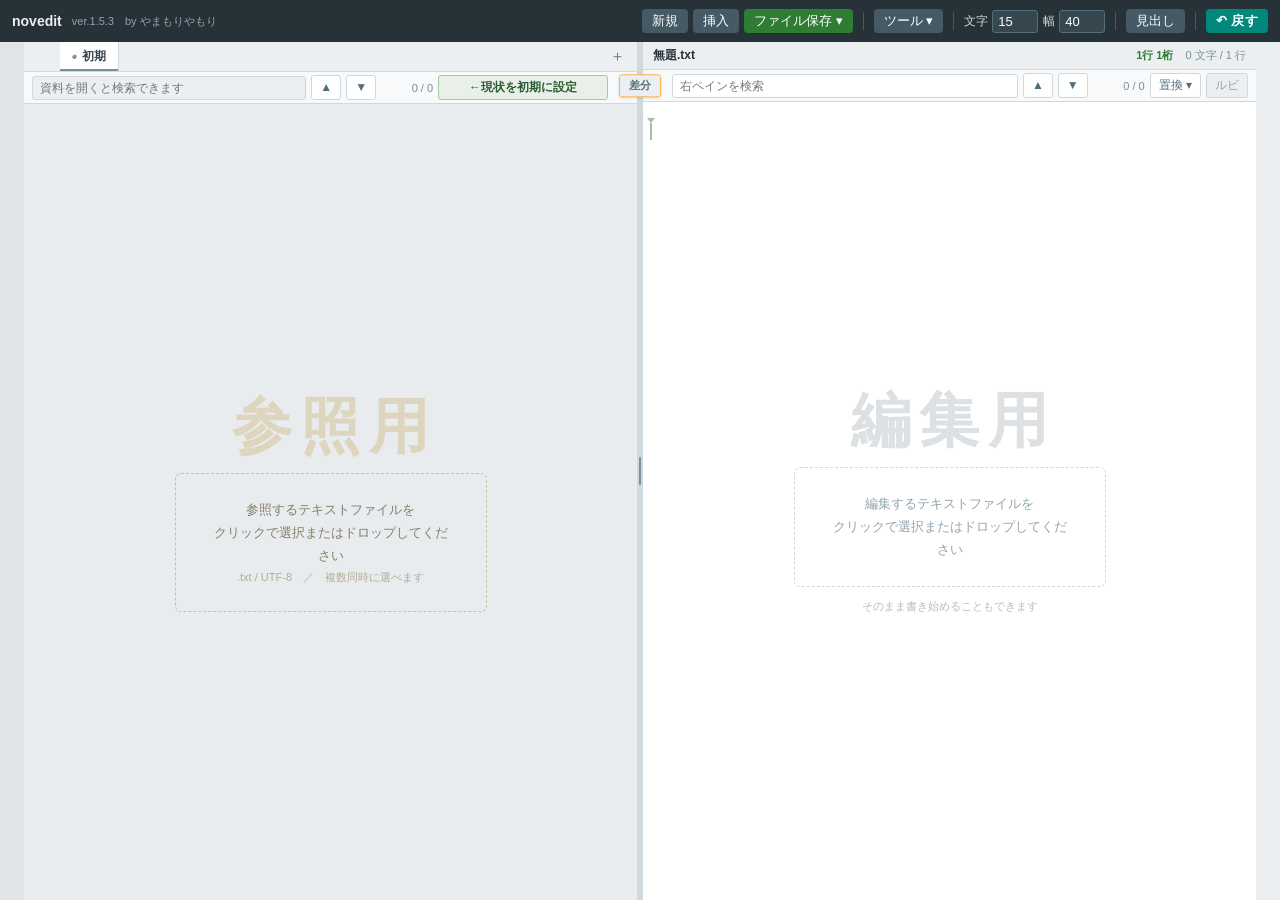
<file: novedit/novedit.html>
<!DOCTYPE html>
<html lang="ja">
<head>
<meta charset="UTF-8">
<!-- viewport-fit=cover は現状維持（作者確認 2026-07-30）。env() 未使用の理由は仕様書 2 章 -->
<meta name="viewport" content="width=device-width, initial-scale=1, viewport-fit=cover">
<title>novedit — 資料を読みながら書くエディタ</title>
<!-- ホーム画面 / インストール PWA。standalone で URL 欄を出さない（iOS meta + manifest 共通） -->
<meta name="apple-mobile-web-app-capable" content="yes">
<meta name="mobile-web-app-capable" content="yes">
<meta name="apple-mobile-web-app-status-bar-style" content="default">
<meta name="apple-mobile-web-app-title" content="novedit">
<meta name="theme-color" content="#263238">
<meta name="application-name" content="novedit">
<link rel="apple-touch-icon" href="./icons/apple-touch-icon.png">
<link rel="icon" type="image/png" sizes="192x192" href="./icons/icon-192.png">
<link rel="icon" type="image/png" sizes="512x512" href="./icons/icon-512.png">
<!-- manifest: https では実ファイル（icons 付き）。file:// 単体では data URL フォールバック。PC/iOS 分岐なし -->
<script>
(function () {
  var http = location.protocol === "http:" || location.protocol === "https:";
  var link = document.createElement("link");
  link.rel = "manifest";
  link.href = http
    ? new URL("manifest.webmanifest", location.href).href
    : "data:application/manifest+json;charset=utf-8," + encodeURIComponent(JSON.stringify({
        name: "novedit",
        short_name: "novedit",
        display: "standalone",
        background_color: "#eceff1",
        theme_color: "#263238",
        start_url: "."
      }));
  document.head.appendChild(link);
  // Service Worker: https / localhost のみ。network-first・版チェック UI なし
  if (http && "serviceWorker" in navigator) {
    var secure = location.protocol === "https:" || location.hostname === "localhost" || location.hostname === "127.0.0.1";
    if (secure) {
      navigator.serviceWorker.register(new URL("sw.js", location.href), {
        scope: new URL("./", location.href).href
      }).catch(function () { /* 登録失敗は黙って通常動作 */ });
    }
  }
})();
</script>
<style>
  :root {
    --toolbar-h: 42px;
    --tabbar-h: 30px;
    --header-h: 28px;
    --searchbar-h: 32px;
    --minimap-w: 24px;
    --splitter-w: 6px;
    --ink: #263238;
    --ink2: #37474f;
    --ink3: #455a64;
    --line: #cfd8dc;
    --panel-bg: #eceff1;
    /* 左ペイン＝参照専用であることを色で示す（仕様 5.2C） */
    --ref-bg: #FAF4E4;      /* 左ペイン本文：クリーム（編集不可の合図） */
    --ref-line: #c9c0a4;    /* クリーム背景の上で使う罫線・破線 */
    --ref-mut: #857e6a;     /* クリーム背景の上で使う文字色（暖色系グレー） */
    --origin-bg: #E9ECEE;   /* 「初期」タブの本文：グレー（凍結された内容） */
    --hit: #ffe082;
    --hit-cur: #ffab40;
    --caret: #2e7d32;
    /* 見出し Lv1/Lv2 は構造の目印。変更の赤緑と役割は別だが、
       レベル差が一目で分かるよう本文・ミニマップとも赤／緑を使う（5.5 / 5.12） */
    --hd1: #c62828;
    --hd1-bg: #fce4ec;
    --hd1-fg: #b71c1c;
    --hd2: #2e7d32;
    --hd2-bg: #e8f5e9;
    --hd2-fg: #1b5e20;
    /* Lv3＝本文中の ** / *** 強調と 《》 ルビ（行頭見出しではない） */
    --hd3r: #c62828;
    --hd3r-bg: rgba(198, 40, 40, .10);
    --hd3b: #1565c0;
    --hd3b-bg: rgba(21, 101, 192, .10);
    --hd3p: #6a1b9a;
    --hd3p-bg: rgba(106, 27, 154, .10);
    /* 差分表示（novdiff 準拠） */
    --deleted-bg: #ffebee;
    --deleted-text: #c62828;
    --added-bg: #c8e6c9;
    --added-text: #1b5e20;
  }
  * { box-sizing: border-box; margin: 0; padding: 0; }
  html, body {
    height: 100%;
    font-family: "Hiragino Sans", "Hiragino Kaku Gothic ProN", "Noto Sans JP", "Yu Gothic", Meiryo, sans-serif;
    background: #f5f5f5;
    overflow: hidden;
    -webkit-text-size-adjust: 100%;
    text-size-adjust: 100%;
  }

  /* ---------- toolbar ---------- */
  #toolbar {
    height: var(--toolbar-h);
    background: var(--ink); color: #fff;
    display: flex; align-items: center; gap: 10px; padding: 0 12px; flex-shrink: 0;
    flex-wrap: nowrap; overflow: hidden;   /* 折り返すと縦に崩れる（iPad）。rev68 */
  }
  #toolbar > * { flex-shrink: 0; }         /* 縮むとボタン文字が縦になる → 測れず meta が落ちない */
  #toolbar .app-title { font-size: 12px; color: #cfd8dc; white-space: nowrap; }
  #toolbar .app-title .app-name { color: #eceff1; font-weight: 700; font-size: 14px; }
  #toolbar .tb-group { display: flex; align-items: center; gap: 5px; flex-shrink: 0; }
  #toolbar .sep { width: 1px; height: 18px; background: #455a64; flex-shrink: 0; }
  #toolbar button { background: var(--ink3); color: #fff; border: none; padding: 4px 10px; border-radius: 4px; cursor: pointer; font-size: 13px; line-height: 1.25; white-space: nowrap; }
  #toolbar button:hover { background: #546e7a; }
  #toolbar button.primary { background: var(--caret); }
  #toolbar button.primary:hover { background: #388e3c; }
  /* ↶ は右端の単一アイコンだと「装飾」に見える（作者報告・rev60）。
     緑 primary（保存系）とも ↩（タブ復元）とも被らない teal ＋「戻す」文字で役割を示す。 */
  #toolbar #btn-undo {
    background: #00897b; color: #fff; font-weight: 700;
    padding: 4px 10px; letter-spacing: .02em;
  }
  #toolbar #btn-undo:hover { background: #26a69a; }
  /* ★#toolbar button より詳細度を上げる（id 1個だけだと灰に負ける。btn-undo と同じ型） */
  #toolbar #btn-reload-file {
    background: #c62828; color: #fff; border: 1px solid #b71c1c;
    font-weight: 700; padding: 4px 10px;
  }
  #toolbar #btn-reload-file:hover { background: #b71c1c; border-color: #8e0000; color: #fff; }
  #toolbar #btn-reload-file:active { background: #8e0000; }
  #toolbar button:disabled { opacity: .7; cursor: progress; }   /* ツール実行中 */
  #toolbar label { font-size: 12px; display: flex; align-items: center; gap: 4px; color: #cfd8dc; cursor: pointer; white-space: nowrap; }
  #toolbar input[type="number"] { padding: 3px 5px; border-radius: 3px; border: 1px solid #546e7a; background: var(--ink2); color: #fff; font-size: 13px; }
  #toolbar input.capped { border-color: #ef6c00; background: #4e342e; }
  /* 幅 46px（旧 58px）。★理由: 幅 800px で fitToolbar が 2 段階とも効いても 21px はみ出していた（L-3）。
     入力は 2 つあるので、ここを 12px 細くするだけで 24px ぶん空く。3 桁（120）も収まる。 */
  #toolbar input[type="number"] { width: 46px; }
  #toolbar .app-meta { font-size: 11px; color: #90a4ae; white-space: nowrap; }
  #toolbar .tb-group.push { margin-left: auto; }   /* ここから右がメニュー */
  /* 幅が足りないときに落とす順（5.15）。JS が fitToolbar() で付け外しする。
     CSS のブレークポイントで決め打ちしないのは、ツールバーの中身が rev ごとに増減するため。
     「何 px から隠すか」を数字で書くと、ボタンを1つ足すたびに嘘になる。 */
  #toolbar.narrow .app-meta  { display: none; }
  #toolbar.narrow2 .app-title { display: none; }

  /* ---------- ツール（原稿全体のテキスト整形。5.14） ----------
     モーダルにはしない（制約 #6）。#toolbar は overflow の都合でボタン直下に描けないことがあるため、
     position:fixed とし、開くたびに JS でボタン直下の座標へ置き直す。 */
  .dropmenu {
    position: fixed; z-index: 60; display: none;
    background: #fff; color: var(--ink); border: 1px solid var(--line); border-radius: 6px;
    box-shadow: 0 6px 20px rgba(0,0,0,.28); padding: 6px 0; min-width: 250px; font-size: 13px;
  }
  .dropmenu.show { display: block; }
  .dropmenu .tm-h { padding: 7px 12px 3px; font-size: 11px; color: #78909c; font-weight: 700; }
  .dropmenu button[role="menuitem"] {
    display: block; width: 100%; text-align: left; background: none; border: none;
    color: var(--ink); padding: 7px 12px; font-size: 13px; cursor: pointer; border-radius: 0;
  }
  .dropmenu button[role="menuitem"]:hover { background: var(--panel-bg); }
  .dropmenu .tm-sep { height: 1px; background: var(--line); margin: 5px 0; }
  .dropmenu .tm-radio { display: flex; align-items: center; gap: 6px; padding: 6px 12px 6px 12px; cursor: pointer; }
  .dropmenu .tm-radio input { cursor: pointer; }
  .dropmenu .tm-field { padding: 4px 12px 6px; }
  .dropmenu .tm-field input[type="text"],
  .dropmenu .tm-field textarea {
    width: 100%; box-sizing: border-box; padding: 5px 8px; font-size: 13px;
    border: 1px solid var(--line); border-radius: 3px; color: var(--ink); background: #fff;
    font-family: inherit; resize: vertical; min-height: 2.4em; line-height: 1.4;
  }
  .dropmenu .tm-field input[type="text"]:focus,
  .dropmenu .tm-field textarea:focus { outline: none; border-color: #4db6ac; }
  .dropmenu .tm-hint { padding: 0 12px 6px; font-size: 11px; color: #90a4ae; line-height: 1.45; }
  .dropmenu .tm-key { float: right; color: #90a4ae; font-size: 11px; margin-left: 18px; }
  .dropmenu button[role="menuitem"].on { background: #e8f5e9; font-weight: 600; }
  .dropmenu button[role="menuitem"].on:hover { background: #c8e6c9; }
  /* 自動保存の状態表示（5.8）。一瞬ではなく【出したままにする】。
     「いつ保存されたか」が常に見えていれば、閉じるときに不安にならない。 */
  #autosave-note {
    font-size: 11px; color: #9fc9a2; white-space: nowrap;
    border: 1px solid #3f5540; border-radius: 3px; padding: 1px 7px;
    pointer-events: none; min-width: 0; overflow: hidden; text-overflow: ellipsis;
  }
  /* 一度も保存していないうちは枠も出さない */
  #autosave-note:empty { border: 0; padding: 0; }
  /* 保存できていないときは目立たせる。ここが唯一の合図になるので弱くしない */
  #autosave-note.failed { color: #ffcc80; border-color: #8a5a20; background: #4e342e; }
  /* 外部でファイルが更新されたとき（5.9E）。自動保存 note と同じ帯だが、ボタンを隣に置くので pointer-events は許可 */
  #file-stale-note {
    font-size: 11px; color: #ffcc80; white-space: nowrap;
    border: 1px solid #8a5a20; border-radius: 3px; padding: 1px 7px;
    background: #4e342e; min-width: 0; overflow: hidden; text-overflow: ellipsis;
  }
  #file-stale-note:not([hidden]) + #btn-reload-file { margin-left: 4px; }
  #toolbar .app-meta a { color: #90a4ae; text-decoration: none; }
  #toolbar .app-meta a:hover { color: #cfd8dc; text-decoration: underline; }

  /* ---------- layout ---------- */
  #main {
    display: grid;
    grid-template-columns: var(--minimap-w) 1fr var(--splitter-w) 1fr var(--minimap-w);
    height: calc(100% - var(--toolbar-h));
    position: relative;
  }
  .minimap-wrap { background: var(--panel-bg); position: relative; overflow: hidden; contain: paint; }
  /* border は box を食う＆隣へにじむので、内側の線にする */
  #mm-left-wrap  { box-shadow: inset -1px 0 0 #b0bec5; }
  #mm-right-wrap { box-shadow: inset 1px 0 0 #b0bec5; }
  .minimap-wrap canvas {
    display: block; width: 100%; height: 100%;
    cursor: grab; touch-action: none;
  }

  #splitter { background: var(--line); cursor: col-resize; position: relative; z-index: 15; overflow: visible; }
  #splitter:hover, #splitter.dragging { background: #90a4ae; }
  #splitter::after { content: ""; position: absolute; top: 50%; left: 50%; width: 2px; height: 28px; margin: -14px 0 0 -1px; background: #78909c; border-radius: 1px; }
  body.diff-on #splitter { cursor: default; pointer-events: none; }

  .pane { display: flex; flex-direction: column; overflow: hidden; background: #fff; min-width: 0; position: relative; }

  /* ---------- left tabs ---------- */
  #tabbar-wrap {
    height: var(--tabbar-h); background: var(--panel-bg);
    border-bottom: 1px solid var(--line);
    display: flex; align-items: stretch; flex-shrink: 0; overflow: hidden;
  }
  #tabbar {
    display: flex; align-items: stretch;
    flex: 1; min-width: 0;
    overflow-x: auto; overflow-y: hidden;
    scrollbar-width: none;
    /* 端タブ選択時に隣が覗ける余白（scrollActiveTabIntoView の pad と揃える） */
    padding: 0 36px;
    scroll-padding-inline: 36px;
    box-sizing: border-box;
  }
  #tabbar::-webkit-scrollbar { height: 0; }
  .tab {
    display: flex; align-items: center; gap: 5px;
    padding: 0 7px 0 12px; font-size: 12px; color: #546e7a;
    border-right: 1px solid var(--line); background: #e0e4e6;
    cursor: pointer; white-space: nowrap; flex-shrink: 0; max-width: 190px;
  }
  .tab:hover { background: #dfe6e9; }
  .tab.active { background: #fff; color: var(--ink); font-weight: 600; box-shadow: inset 0 -2px 0 var(--caret); }
  .tab .name { overflow: hidden; text-overflow: ellipsis; }
  /* 誤操作防止: × は hover / active のときだけ出す */
  .tab .x {
    visibility: hidden; color: #90a4ae; font-size: 12px; line-height: 1;
    padding: 2px 4px; border-radius: 3px; flex-shrink: 0;
  }
  .tab:hover .x, .tab.active .x { visibility: visible; }
  /* ★タッチ環境では × を常に出す。iOS は「タップで hover の見た目が変わる要素」の
     1 回目のタップを hover 表示だけに使い、マウス系イベントを送らない。
     資料タブは hover で × が hidden→visible に変わるので、切り替えに 2 タップ要っていた
     （常設タブは × を持たないので 1 タップ）。詳細は構築仕様書 5.3.2B。 */
  @media (hover: none) { .tab .x { visibility: visible; } }
  .tab .x:hover { background: #b0bec5; color: #fff; }
  /* 常設タブは役割ごとに色を分ける。「初期」＝動かない基準（グレー）／
     「変更」＝いま何が変わっているか（橙）。資料タブとも見分けられるようにする。 */
  .tab.sys { padding-right: 12px; }
  .tab.sys .pin { font-size: 9px; flex-shrink: 0; }

  .tab.sys-origin { background: #d5dbde; color: #55606a; }
  .tab.sys-origin:hover { background: #cbd2d5; }
  .tab.sys-origin .pin { color: #90a4ae; }
  .tab.sys-origin.active { background: #fff; color: #37474f; box-shadow: inset 0 -2px 0 #78909c; }
  .tab.sys-origin.active .pin { color: #78909c; }

  .tab .x.armed { visibility: visible; background: #e53935; color: #fff; font-weight: 700; animation: pulse .7s ease-in-out infinite alternate; }
  @keyframes pulse { from { opacity: .6 } to { opacity: 1 } }
  #tab-add { flex-shrink: 0; padding: 0 12px; font-size: 15px; color: #607d8b; background: transparent; border: none; cursor: pointer; }
  #tab-add:hover { background: #dfe6e9; }
  /* ラベル「復元」は幅を食うので矢印のみ。意味は title / tooltip に任せる */
  #tab-undo {
    flex-shrink: 0; display: none; align-items: center; justify-content: center;
    padding: 0 8px; min-width: 28px; font-size: 14px; line-height: 1; color: #00695c; background: #d7f0ec;
    border: none; border-left: 1px solid var(--line); cursor: pointer;
  }
  #tab-undo.show { display: flex; }
  #tab-undo:hover { background: #b2dfdb; }

  /* ---------- pane header ---------- */
  .pane-header {
    height: var(--header-h); background: var(--panel-bg);
    border-bottom: 1px solid var(--line);
    display: flex; align-items: center; justify-content: space-between;
    padding: 0 10px; font-size: 12px; color: #546e7a; flex-shrink: 0; gap: 8px; white-space: nowrap;
  }
  .pane-header .fname { color: var(--ink); font-weight: 600; }
  .pane-header .dirty { color: #ef6c00; font-weight: 700; }
  .pane-header .stat { color: #78909c; font-size: 11px; }
  .pane-header .caretpos { color: var(--caret); font-size: 11px; font-weight: 600; }

  /* ---------- search / replace ---------- */
  .searchbar {
    height: var(--searchbar-h); flex-shrink: 0;
    display: flex; align-items: center; gap: 5px;
    padding: 0 8px; background: #f7f9fa; border-bottom: 1px solid var(--line);
  }
  .searchbar.replacebar { background: #f1f8e9; }
  .searchbar.replacebar[hidden] { display: none; }
  .searchbar input[type="text"] { flex: 1; min-width: 0; font-size: 12px; padding: 4px 7px; border: 1px solid var(--line); border-radius: 3px; background: #fff; }
  .searchbar input:focus { outline: none; border-color: #4db6ac; }
  .searchbar input:disabled { background: #eceff1; color: #b0bec5; }
  .q-wrap {
    position: relative; display: flex; align-items: stretch;
    flex: 1; min-width: 0;
  }
  .q-wrap input[type="text"] { flex: 1; width: 100%; padding-right: 22px; }
  /* 左検索窓は半分まで。残りをコンテキストボタンに使う */
  #ref-q-wrap { flex: 1 1 40%; max-width: 50%; }
  .q-clear {
    position: absolute; right: 2px; top: 50%; transform: translateY(-50%);
    width: 18px; height: 18px; padding: 0; margin: 0;
    border: none !important; background: transparent !important;
    color: #90a4ae !important; font-size: 14px; line-height: 18px;
    text-align: center; cursor: pointer; border-radius: 50% !important;
    text-decoration: none !important;
  }
  .q-clear:hover { background: #eceff1 !important; color: #546e7a !important; }
  .q-clear[hidden] { display: none !important; }
  .searchbar button { border: 1px solid var(--line); background: #fff; color: #546e7a; border-radius: 3px; padding: 3px 8px; font-size: 12px; cursor: pointer; line-height: 1.4; white-space: nowrap; flex-shrink: 0; }
  .searchbar button:hover { background: var(--panel-bg); }
  .searchbar button.on { background: #dcedc8; border-color: #aed581; color: #33691e; }
  .searchbar button:disabled,
  .searchbar button:disabled:hover {
    background: #eceff1; color: #90a4ae; border-color: #cfd8dc;
    cursor: not-allowed; text-decoration: line-through;
  }
  /* 常に「N / M」のヒット数（5.3.4） */
  .searchbar .count { font-size: 11px; color: #78909c; min-width: 52px; text-align: right; flex-shrink: 0; }
  #ref-act {
    flex: 1 1 auto; min-width: 0; overflow: hidden; text-overflow: ellipsis;
    background: #e8f0e9; border-color: #a5c9a8; color: #2e5c33; font-weight: 600;
  }
  #ref-act:hover { background: #d7e8d9; }
  /* ★資料タブの「入れ替え」だけは朱色。ほかの2つ（緑）と役割が違うことを色で示す（5.22C）。
     #ref-act:hover と同じ詳細度なので、必ずこの後ろに置くこと。 */
  #ref-act.swap { background: #fdeae1; border-color: #e0855c; color: #b03a16; }
  #ref-act.swap:hover { background: #fbdaca; }
  #ref-act[hidden] { display: none; }
  .searchbar .lbl { font-size: 11px; color: #7cb342; flex-shrink: 0; }
  /* 5.23 P0: diff ON 時だけ右検索左。ラベルは表示のみ */
  #diff-chrome { display: none; align-items: center; gap: 5px; flex-shrink: 0; }
  body.diff-on #diff-chrome { display: flex; }
  /* 差分ジャンプ：橙枠・橙文字・白地（ON ボタンと同系で統一・作者 2026-08） */
  #diff-chrome button {
    padding: 4px 10px; font-size: 12px; font-weight: 700;
    line-height: 1.35; border-radius: 4px;
    background: #fff; border-color: #ffb74d; color: #e65100;
  }
  #diff-chrome button:hover { background: #fff8e1; }
  #ed-rep-toggle[hidden] { display: none; }
  #btn-ruby[hidden] { display: none; }
  /* 使えないときは取り消し線にしない（置換不可の見た目と混ぜない。条件待ち） */
  #btn-ruby:disabled,
  #btn-ruby:disabled:hover {
    text-decoration: none;
    background: #eceff1; color: #90a4ae; border-color: #cfd8dc;
    cursor: not-allowed;
  }
  #btn-diff-mode {
    position: absolute; z-index: 12;
    left: 50%; transform: translate(-50%, -50%);
    pointer-events: auto;
    font-size: 11px; font-weight: 700; white-space: nowrap;
    padding: 3px 9px; line-height: 1.4; border-radius: 3px;
    /* OFF：枠だけ橙・文字は灰色（diff 入口と分かる・作者 2026-08） */
    border: 1px solid #ffb74d; background: #eceff1; color: #546e7a;
    cursor: pointer; box-shadow: 0 1px 3px rgba(0,0,0,.12);
  }
  #btn-diff-mode:hover { background: #e0e0e0; }
  /* ON 時：橙枠・橙文字＋薄橙地（prev/next と同系） */
  #btn-diff-mode.on {
    background: #fff3e0; border-color: #ffb74d; color: #e65100;
  }
  #btn-diff-mode.on:hover { background: #ffe0b2; }

  /* ---------- bodies ---------- */
  .pane-body {
    flex: 1; overflow-y: auto; overflow-x: hidden; position: relative;
    /* ミニマップが位置と全体量を示すのでスクロールバーは出さない。
       本文の幅をその分だけ広く使える（ホイール・ドラッグ操作は従来どおり） */
    scrollbar-width: none;
    /* ★幅・字級で折り返しが変わったとき、ブラウザの overflow anchoring が
       scrollTop を大きく動かす（先頭にいたのに途中へ飛ぶ）。左MM枠の検査も
       「先頭のまま」前提が崩れる。執筆中の位置飛びでもあるので無効化する。 */
    overflow-anchor: none;
  }
  .pane-body::-webkit-scrollbar { width: 0; height: 0; }
  /* ★右ペインは textarea 自身がスクロールする（#edit-body は枠だけ）。
     全文高さの textarea だと IME が小窓になり、分割確定のたびにレイアウトで固まる。
     枠サイズのまま内部スクロールにするとインライン変換でき、固まらない。 */
  #edit-body {
    overflow: hidden;
  }
  .pane-inner {
    margin: 0 auto;
    /* 左右は同幅にする。片側だけ厚いと max-width + margin:auto の中心がズレて
       中身が片方へ寄って見える
       左右 3px。合計 WIDTH_PAD=6（+MM 24px で表示幅を 1 文字分稼ぎやすく） */
    padding: 16px 3px 60vh;
    white-space: pre-wrap; word-break: break-word;
    line-height: 1.9; font-size: 15px; color: #212121; font-family: inherit;
  }
  /* 左ペイン本文＝クリーム（編集できないことを色で示す／仕様 5.2C） */
  #ref-body { background: var(--ref-bg); transition: background .12s; }
  /* 「初期」タブ＝開いた時点で凍結された内容。グレーにして「もう動かないもの」に見せる */
  #ref-body.origin-view { background: var(--origin-bg); }
  #ref-inner { cursor: text; user-select: text; }
  #ref-inner mark { background: var(--hit); color: inherit; border-radius: 2px; }
  #ref-inner mark.cur { background: var(--hit-cur); box-shadow: 0 0 0 1px #f57c00; }
  /* 見出し行 */
  #ref-inner .hd { border-radius: 2px; padding: 1px 3px; }
  #ref-inner .hd1 { background: var(--hd1-bg); color: var(--hd1-fg); font-weight: 700; box-shadow: -3px 0 0 var(--hd1); }
  #ref-inner .hd2 { background: var(--hd2-bg); color: var(--hd2-fg); font-weight: 600; box-shadow: -3px 0 0 var(--hd2); }
  /* Lv3：背景帯ではなく文字色＋太字（本文中の短い強調向け） */
  #ref-inner .hd3r { color: var(--hd3r); font-weight: 700; background: transparent; box-shadow: none; }
  #ref-inner .hd3b { color: var(--hd3b); font-weight: 700; background: transparent; box-shadow: none; }
  /* なろう／カクヨム：｜親《ルビ》。｜と《》は textContent に残してオフセットを守る */
  #ref-inner ruby { ruby-position: over; ruby-align: center; }
  #ref-inner rt { font-size: 0.5em; font-weight: 400; line-height: 1.15; color: var(--hd3p); }
  #ref-inner rp, #ref-inner .rb-bar { display: none; }

  /* ---------- 差分表示（左ペイン・5.23） ---------- */
  /* 通常タブと折り返しを揃えるため、左右パディングの合計は WIDTH_PAD に保つ。
     行マーカー（− ＋）の溝を作っていた 5.13.3D の配分は「変更」タブごと廃止した。 */
  #ref-inner.diff-view { padding: 16px 3px 60vh; }

  .dsame-all {
    user-select: none; color: #00695c; background: #e0f2f1; border-radius: 3px;
    font-size: 12px; padding: 8px 10px; margin-bottom: 12px; text-align: center;
  }
  /* 5.23 P1: novdiff 型アライン（左右別 DOM・同じ viewLine） */
  #edit-diff {
    display: none; position: absolute; inset: 0; z-index: 6;
    overflow: auto; background: #fff; cursor: default;
    scrollbar-width: none;
    overscroll-behavior: none;
  }
  #edit-diff::-webkit-scrollbar { width: 0; height: 0; }
  body.diff-on #edit-diff { display: block; }
  body.diff-on #edit-area,
  body.diff-on #mirror,
  body.diff-on #hd-layer,
  body.diff-on #hit-layer { visibility: hidden; pointer-events: none; }
  /* ★ON の計算中だけ中身を伏せる。伏せないと、innerHTML 差し替え直後に
     ブラウザが scrollTop を 0 にクランプした状態が描かれ、
     「原稿の先頭へ飛んでから戻る」ように見える（5.23）。枠と背景は残す。 */
  body.diff-busy #ref-inner,
  body.diff-busy #edit-diff-inner { visibility: hidden; }
  #edit-diff-inner {
    margin: 0 auto; padding: 16px 3px 60vh;
    white-space: pre-wrap; word-break: break-word;
    line-height: 1.9; color: #212121; font-family: inherit;
  }
  .drow {
    min-height: 1.9em; min-height: 1lh;
    white-space: pre-wrap; word-break: break-word; border-radius: 2px;
  }
  /* ★画面外の same 塊はレイアウトを省く（5.23.13・Ver.1.4.5）。
     高さは contain-intrinsic-size を【計算して】インラインで入れる（drowHtml）。
     掛けるのは same 塊だけ——左右が同じ文字なので、同じ式なら高さも構造的に一致する。 */
  .drow.cv { content-visibility: auto; }
  /* void 縞は .drow の下地。本文色は .dcell だけに塗る。
     equalize で伸びた「中身の無い余白」が普通の空行に見えないようにする。 */
  .drow.k-del,
  .drow.k-add,
  .drow.k-chg.side-l,
  .drow.k-chg.side-r,
  .drow.gap {
    background: repeating-linear-gradient(-45deg, #f4f4f4, #f4f4f4 7px, #ebebeb 7px, #ebebeb 14px);
  }
  /* ★空行の add/del: 中身 .dcell が高さ0だと「色は gap 側・縞は本文側」に見え左右が逆転する。
     本文セルは最低1行分の高さを持ち、gap セルは色を塗らない（詳細度で k-add/k-del に勝つ）。 */
  .drow .dcell {
    min-height: 1.9em; min-height: 1lh;
    box-sizing: border-box;
  }
  .drow.k-same { color: #546e7a; background: transparent; }
  /* 行まるごとの追加／削除は行を塗る（その行【全部】が差分なので） */
  .drow.k-del .dcell {
    background: var(--deleted-bg); color: var(--deleted-text); border-radius: 2px;
  }
  .drow.k-add .dcell {
    background: var(--added-bg); color: var(--added-text); border-radius: 2px;
  }
  /* ★空行の追加／削除は【縞】だけで分かるのでベタ塗りしない（作者指示 2026-08-14）。
     esc("") で中身が空になる＝:empty で拾える。
     ただし transparent にすると .drow の下地の縞が透けて、
     【行を持っている側まで void に見える】（作者報告 2026-08-14。要求 C5 は
     「片側に無い行はブランク」＝縞は行が無い側だけ）。chg セルと同じ手で、
     色は付けずにペインの地の色で覆う。min-height: inherit は 0.5px の隙間から
     縞が細い罫線になって覗くのを防ぐため（§28 と同じ）。 */
  .drow.k-add .dcell:empty,
  .drow.k-del .dcell:empty {
    background: var(--dcell-bg, #fff);
    min-height: inherit;
  }
  /* ★片側に無い行（gap）の【反対側】＝実体がある側の行頭に色帯を出す（作者指示 2026-08-15）。
     空行の追加／削除はセルを地の色で覆う（縞を透かさないため）ので、それだけでは
     「どこに足したのか」が実体のある側からも読めなかった（未処置 S-3）。
     inset の影なので本文の位置は 1px も動かない（padding で作ると折り返しが変わる）。 */
  .drow.k-add:not(.gap) > .dcell { box-shadow: inset 3px 0 0 var(--added-text); }
  .drow.k-del:not(.gap) > .dcell { box-shadow: inset 3px 0 0 var(--deleted-text); }
  /* ★行の一部だけが違う行（chg）は【違う文字だけ】に色を付け、行全体は塗らない
     （作者指示 2026-08-14）。ただし下地の void 縞が本文の裏に透けると読めないので、
     .dcell はペインの地の色で覆う。地の色はペインごとに違う
     （左＝クリーム／「初期」タブのときだけグレー、右＝白）ので変数で渡す。 */
  #ref-inner.diff-view { --dcell-bg: var(--ref-bg); }
  #ref-body.origin-view #ref-inner.diff-view { --dcell-bg: var(--origin-bg); }
  #edit-diff-inner { --dcell-bg: #fff; }
  .drow.k-chg.side-l .dcell,
  .drow.k-chg.side-r .dcell {
    background: var(--dcell-bg, #fff); color: inherit;
    /* ★覆うのは【本文があるぶんだけ】。equalizeDiffRows が伸ばした余白まで
       地の色で覆うと、片側に無い行が【白い空行】に見える
       （作者報告 2026-08-15・スクリーンショット。1 行を Enter で 2 行に割ると、
        左は折り返して 2 行・右は 1 行なので、右に 1 行ぶんの余白ができる。
        そこは「行が無い」ので gap と同じ縞で見せるのが正しい）。
       ★かつて min-height: inherit で行いっぱいを覆っていたのは、
        equalizeDiffRows が【整数 px】を書いていて 0.5px の隙間から縞が
        細い罫線になって覗いたため。Ver.1.4.1 で小数（toFixed(2)）を書くように直した
        （12章 #118）ので、この覆いはもう要らない。角丸は付けない（角から縞が出る）。 */
    min-height: 1.9em; min-height: 1lh;
  }
  .drow.gap .dcell {
    min-height: inherit;
    background: transparent;
    color: transparent; user-select: none; -webkit-user-select: none;
  }
  /* ★diff 表示の見出しは【文字色と太字だけ】。背景の帯は付けない（作者指示 2026-08-15）。
     帯を付けると差分の赤（削除）・緑（追加）と同じ面で喧嘩して、どちらが変更か読めなくなる
     （AGENTS 罠④「見出し Lv2 の緑を変更の緑と誤認された」）。
     色は本文と同じ変数を使う。span に直接当てるので、行の色（same のグレー・
     del/add の赤緑）より必ず優先される。 */
  .drow .dhd { font-weight: 700; }
  .drow .dhd1 { color: var(--hd1); }
  .drow .dhd2 { color: var(--hd2); }
  .drow .dhd3r { color: var(--hd3r); }
  .drow .dhd3b { color: var(--hd3b); }
  .drow .dhd3p { color: var(--hd3p); }
  .drow .ci { border-radius: 2px; }
  .drow.k-del .ci, .drow.k-chg.side-l .ci { background: #ef9a9a; color: var(--deleted-text); }
  .drow.k-add .ci, .drow.k-chg.side-r .ci { background: #81c784; color: var(--added-text); }
  .drow.flash { outline: 2px solid #ef6c00; outline-offset: -1px; }
  /* 5.23 P2: 編集中だけ .drow の子になる。absolute は行ボックス基準（IME・ズレ対策） */
  .drow.editing { position: relative; z-index: 2; }
  .drow.editing > .dcell { visibility: hidden; }
  #diff-line-ed {
    position: absolute; z-index: 3; left: 0; top: 0; right: 0; width: 100%;
    box-sizing: border-box; margin: 0; resize: none; overflow: hidden;
    border: 2px solid #1565c0; border-radius: 2px;
    padding: 0 2px; background: #fffde7; color: #212121;
    font: inherit; line-height: 1.9; white-space: pre-wrap; word-break: break-word;
    display: none; min-height: 1.9em;
  }
  #diff-line-ed.show { display: block; }

  /* ---------- right pane layers ---------- */
  #mirror {
    position: absolute; z-index: 0; visibility: hidden; pointer-events: none;
    white-space: pre-wrap; word-break: break-word; overflow-wrap: break-word; border: 0; margin: 0;
  }
  #hd-layer, #hit-layer { position: absolute; inset: 0; pointer-events: none; z-index: 0; }
  #hd-layer .hdr { position: absolute; border-radius: 2px; }
  #hd-layer .hdr.l1 { background: var(--hd1-bg); box-shadow: -3px 0 0 var(--hd1); }
  #hd-layer .hdr.l2 { background: var(--hd2-bg); box-shadow: -3px 0 0 var(--hd2); }
  /* 右ペインは textarea のため文字色を変えられない。薄い帯だけで位置を示す */
  #hd-layer .hdr.l3r { background: var(--hd3r-bg); box-shadow: none; }
  #hd-layer .hdr.l3b { background: var(--hd3b-bg); box-shadow: none; }
  #hd-layer .hdr.l3p { background: var(--hd3p-bg); box-shadow: none; }
  #hit-layer .hit { position: absolute; background: var(--hit); border-radius: 2px; }
  #hit-layer .hit.cur { background: var(--hit-cur); box-shadow: 0 0 0 1px #f57c00; }

  .caret-mark { position: absolute; z-index: 3; pointer-events: none; width: 2px; }
  #ghost-caret { background: var(--caret); opacity: .45; display: none; }
  #ghost-caret::before { content: ""; position: absolute; left: -3px; top: -5px; border-left: 4px solid transparent; border-right: 4px solid transparent; border-top: 5px solid var(--caret); }
  #ghost-caret.show { display: block; }
  #drop-caret { background: var(--caret); display: none; animation: blink .8s steps(1) infinite; }
  #drop-caret::before { content: ""; position: absolute; left: -4px; top: -6px; border-left: 5px solid transparent; border-right: 5px solid transparent; border-top: 6px solid var(--caret); }
  #drop-caret::after { content: "ここに挿入"; position: absolute; left: 6px; top: -4px; background: var(--caret); color: #fff; font-size: 10px; padding: 1px 5px; border-radius: 3px; white-space: nowrap; }
  #drop-caret.linewise::after { content: "行として挿入"; background: #1565c0; }
  #drop-caret.linewise { background: #1565c0; }
  #drop-caret.linewise::before { border-top-color: #1565c0; }
  #drop-caret.show { display: block; }
  /* ★diff 表示中は #edit-diff（z-index:6）が本文の上に載る。.caret-mark の 3 のままだと
     ドロップキャレットが差分表示の【下】に隠れて、狙った位置が見えない。 */
  body.diff-on #drop-caret { z-index: 7; }
  @keyframes blink { 0%,50%{opacity:1} 51%,100%{opacity:.25} }

  #edit-area {
    position: relative; z-index: 1;
    display: block; margin: 0 auto;
    padding: 16px 3px 60vh;
    width: 100%; height: 100%; box-sizing: border-box;
    border: none; resize: none; outline: none; background: transparent;
    font-family: inherit; font-size: 15px; line-height: 1.9; color: #212121;
    white-space: pre-wrap; word-break: break-word; overflow-wrap: break-word;
    /* 枠内スクロール（overflow:hidden + autoGrow 全文高さは IME が死ぬので使わない） */
    overflow-x: hidden; overflow-y: auto;
    scrollbar-width: none;
    /* ★先頭/末尾で弾性バウンス（ラバーバンド）させない。
       バウンス中は scrollTop が 0/最大でクランプされたまま scroll イベントが
       出ないため、見出し帯・検索ハイライト（syncEditLayersScroll）が追随できず
       本文だけ跳ねて見える。バウンスそのものを止めて揃える。 */
    overscroll-behavior: none;
  }
  #edit-area::-webkit-scrollbar { width: 0; height: 0; }
  #edit-body.drop-active { background: #f9fbf7; }
  #pane-edit.drop-active { box-shadow: inset 0 0 0 2px #66bb6a; }

  /* ---------- 空状態ヒント（仕様 5.2B / 5.6C） ---------- */
  .empty-hint {
    position: absolute; inset: 0; z-index: 2;
    display: flex; flex-direction: column; align-items: center; justify-content: center;
    gap: 10px; text-align: center; line-height: 1.8; padding: 24px;
  }
  .empty-hint .hint-box {
    max-width: 24em; padding: 24px 32px; border-radius: 6px;
    border: 1px dashed var(--line); font-size: 13px; color: #90a4ae;
    transition: border-color .15s, background .15s, color .15s;
  }
  /* ---------- 大きな透かし文字（初期状態の合図） ----------
     空状態ヒントの中に置く。表示・非表示は .empty-hint の既存ロジックに完全に乗るので、
     「何かすると消える」条件を二重に持たない（＝食い違いようがない）。 */
  .empty-hint .pane-wm {
    font-size: clamp(30px, 8.5vh, 60px); font-weight: 700;
    letter-spacing: .14em; text-indent: .14em;      /* 字間を空けた分の右寄りを打ち消す */
    line-height: 1.15; color: #dde1e4; user-select: none; -webkit-user-select: none; margin-bottom: 2px;
  }
  /* 左ペインはクリーム地なので、灰色そのままだと浮く。暖色寄りのグレーにする */
  #ref-empty .pane-wm { color: #ddd5bd; }
  .empty-hint .hint-note { font-size: 11px; color: #b0bec5; }
  .empty-hint .hint-sub  { font-size: 11px; color: #b0bec5; }

  /* 左：全面クリック可（編集不可なので誤爆しない） */
  #ref-empty { cursor: pointer; }
  #ref-empty .hint-box { border-color: var(--ref-line); color: var(--ref-mut); }
  #ref-empty .hint-note { color: #b3ac97; }
  #ref-empty:hover .hint-box { border-color: #b8ae90; background: rgba(255,255,255,.55); }

  /* 右：オーバーレイは透過、破線枠の中だけクリック可（枠外は textarea に素通し） */
  #edit-empty { pointer-events: none; }
  #edit-empty .hint-box { pointer-events: auto; cursor: pointer; }
  #edit-empty .hint-box:hover { border-color: #90a4ae; background: #fafcfd; }
  #edit-empty.dim  { opacity: .35; transition: opacity .15s; }
  #edit-empty.hide { display: none; }

  /* ドラッグ中は枠を緑の実線に。
     ★2行目は冗長ではない。#ref-empty .hint-box（id 1＋class 1）は
       .pane.drop-active .empty-hint .hint-box（class 4）より詳細度が高く border-color を勝ち取るので、
       左ペインだけ緑にならない。id を含むセレクタで上書きする必要がある。消さないこと。 */
  .pane.drop-active .empty-hint .hint-box,
  #pane-ref.drop-active .empty-hint .hint-box { border: 2px solid #66bb6a; background: #f3f8f1; color: #2e5c33; }
  #pane-ref.drop-active #ref-body { background: #f7f8f2; }

  /* ---------- dialog / toast ---------- */
  #overlay, #overlay-head, #overlay-open { position: fixed; inset: 0; background: rgba(38,50,56,.55); display: none; align-items: center; justify-content: center; z-index: 50; }
  #overlay.show, #overlay-head.show, #overlay-open.show { display: flex; }
  .dialog p.sub { font-size: 11.5px; color: #78909c; background: #f5f7f8; border-radius: 4px; padding: 8px 10px; }
  .dialog button.danger { background: #c62828; border-color: #c62828; color: #fff; }
  .dialog button.danger:hover { background: #ad1f1f; }
  /* 上書きになるドロップは緑ではなく橙で予告する */
  #pane-edit.drop-overwrite { box-shadow: inset 0 0 0 2px #ef6c00; }
  #edit-body.drop-overwrite { background: #fff8f2; }
  .dialog { background: #fff; border-radius: 6px; padding: 22px 24px; width: 380px; box-shadow: 0 8px 32px rgba(0,0,0,.3); }
  .dialog.wide { width: 520px; max-height: 88vh; overflow-y: auto; }
  .dialog h2 { font-size: 15px; color: var(--ink); margin-bottom: 10px; }
  .dialog h3 { font-size: 12px; color: var(--ink2); margin: 16px 0 6px; padding-bottom: 3px; border-bottom: 1px solid var(--line); }
  .dialog p { font-size: 12px; color: #607d8b; line-height: 1.8; margin-bottom: 16px; }
  .dialog .row { display: flex; gap: 8px; justify-content: flex-end; align-items: center; margin-top: 18px; }
  .dialog button { padding: 7px 16px; border-radius: 4px; border: 1px solid var(--line); background: #fff; color: #546e7a; font-size: 13px; cursor: pointer; }
  .dialog button.primary { background: var(--caret); border-color: var(--caret); color: #fff; }
  /* 復元は「失うものが無い側」なので、大きくして迷わせない（5.8）。
     破棄は通常サイズのまま置き、大きさの差そのものを合図にする。 */
  #btn-restore {
    font-size: 20px; padding: 14px 34px; font-weight: 700;
    border-radius: 6px; line-height: 1.2;
  }
  .dialog .ck { display: flex; align-items: center; gap: 7px; font-size: 12px; color: #455a64; margin: 4px 0; line-height: 1.45; cursor: pointer; }
  .dialog .ck input { margin: 0; flex-shrink: 0; }
  .dialog .ck > span { min-width: 0; }
  /* 強調の見本：右ペイン帯と同じ地色（--hd3*） */
  .dialog .cfg-em {
    font-weight: 700; padding: 0 3px; border-radius: 2px;
  }
  .dialog .cfg-em.b { background: var(--hd3b-bg); color: var(--hd3b); }
  .dialog .cfg-em.r { background: var(--hd3r-bg); color: var(--hd3r); }
  .dialog .cfg-em.p { background: var(--hd3p-bg); color: var(--hd3p); }
  .dialog .fld { margin: 8px 0 4px; }
  /* 記号は Lv1／Lv2 まとめて1チェック＋1行入力 */
  .dialog .fld.sym-row {
    display: flex; flex-wrap: wrap; align-items: center; gap: 6px 10px;
  }
  .dialog .fld.sym-row > .lv-on {
    display: inline-flex; align-items: center; gap: 7px; margin: 0;
    font-size: 12px; font-weight: 600; color: #37474f; cursor: pointer;
    user-select: none; -webkit-user-select: none; white-space: nowrap;
  }
  .dialog .fld.sym-row > .lv-on input { margin: 0; flex-shrink: 0; }
  .dialog .fld .sw { display: inline-block; width: 10px; height: 10px; border-radius: 2px; margin-right: 5px; vertical-align: -1px; }
  .dialog .fld.sym-row > input[type="text"] {
    flex: 1 1 12em; min-width: 10em; font-size: 14px; line-height: 1.5;
    padding: 5px 8px; border: 1px solid var(--line); border-radius: 3px; font-family: inherit;
  }
  .dialog .fld.sym-row > input[type="text"]:focus { outline: none; border-color: #4db6ac; }
  .dialog .fld.sym-row > .hint { flex: 1 1 100%; margin: 0; }
  .dialog .fld.is-off > input[type="text"] { opacity: .45; }
  .dialog .hint { font-size: 11px; color: #90a4ae; margin: 3px 0 0; }
  #cfg-preview, #cfg-nav-hint { font-size: 11.5px; color: #00695c; background: #e0f2f1; border-radius: 3px; padding: 7px 10px; line-height: 1.7; }
  #cfg-preview { margin: 14px 0 0; }
  #cfg-nav-hint { margin: 12px 0 14px; }

  /* 画面中央。下端だと長い原稿のツール実行中に視線が届きにくい */  
  #toast { position: fixed; top: 50%; left: 50%; transform: translate(-50%, -50%); background: rgba(38,50,56,.92); color: #fff; font-size: 12px; padding: 8px 16px; border-radius: 4px; opacity: 0; transition: opacity .2s; pointer-events: none; z-index: 60; max-width: min(90vw, 480px); text-align: center; }
  #toast.show { opacity: 1; }

</style>
<!-- Google tag (gtag.js) — https のみ（file://・http ローカルでは読み込まない） -->
<script>
  if (location.protocol === 'https:') {
    var script = document.createElement('script');
    script.async = true;
    script.src = 'https://www.googletagmanager.com/gtag/js?id=G-FEWVNH23P4';
    document.head.appendChild(script);

    window.dataLayer = window.dataLayer || [];
    function gtag(){dataLayer.push(arguments);}
    gtag('js', new Date());
    gtag('config', 'G-FEWVNH23P4');
  }
</script>
</head>
<body>

<div id="toolbar">
  <span class="app-title"><span class="app-name">novedit</span></span>
  <span class="app-meta">ver.1.5.3　<a href="https://yamamori-yamori.github.io/mypage/" target="_blank" rel="noopener noreferrer">by やまもりやもり</a></span>

  <!-- 自動保存の状態。空いている中央に出したままにする（5.8） -->
  <span id="autosave-note" aria-live="polite"></span>
  <!-- 外部更新の警告＋最新を読み直す（5.9E）。上書き可能な fileHandle があるときだけ使う -->
  <span id="file-stale-note" aria-live="polite" hidden></span>
  <button type="button" id="btn-reload-file" hidden title="ディスク上の最新内容で右ペインを差し替えます（いまの編集は控えに残し Ctrl+Z で戻せます）">最新を読み直す</button>

  <div class="tb-group push">
    <button id="btn-new" title="原稿を空にして新規に書き始めます（左ペインの参照ファイルはそのまま残ります）">新規</button>
    <button id="btn-insert" title="テキストファイルの中身を、いまのカーソル位置に挿入します（原稿は差し替えません）">挿入</button>
    <button id="btn-save" class="primary" aria-haspopup="true" aria-expanded="false"
            title="ファイルに保存（Ctrl+S）">ファイル保存 ▾</button>
  </div>

  <span class="sep"></span>

  <div class="tb-group">
    <button id="btn-tools" aria-haspopup="true" aria-expanded="false"
            title="原稿全体のテキスト整形（すべて Ctrl+Z で元に戻せます）">ツール ▾</button>
  </div>

  <span class="sep"></span>

  <div class="tb-group">
    <label title="本文の文字サイズ（px・1px刻み）">文字<input type="number" id="opt-font" value="15" min="10" max="28" step="1"></label>
    <label title="本文1行の全角文字数。ペインに入る範囲までしか上げられません">幅<input type="number" id="opt-width" value="40" min="16" max="120" step="1"></label>
  </div>

  <span class="sep"></span>

  <div class="tb-group">
    <button type="button" id="btn-head-cfg" title="見出しの検出ルール（記号・章話パターン）。表示は常にON">見出し</button>
  </div>

  <span class="sep"></span>

  <!-- 元に戻す（5.15）。タブの ↩（閉じたタブを戻す）とは別物なので字形を変える。
       iPad のようにキーボードが無い環境では Ctrl+Z が押せないため、ボタンでも出す。
       rev60: 記号だけだと役割が読めない →「↶ 戻す」＋ teal。 -->
  <div class="tb-group">
    <button type="button" id="btn-undo" title="本文の編集を元に戻す（Ctrl+Z）" aria-label="元に戻す">↶ 戻す</button>
  </div>
</div>

<!-- ツールのドロップダウン（5.14）。モーダルではないので #overlay 系とは別枠。 -->
<div id="tools-menu" class="dropmenu" role="menu" aria-hidden="true">
  <div class="tm-h">空行を整える</div>
  <button type="button" id="tool-blank-del" role="menuitem">空行を削除する</button>
  <button type="button" id="tool-blank-head" role="menuitem">空行を入れる ─ 見出しの前後</button>
  <button type="button" id="tool-blank-serif-narr" role="menuitem">空行を入れる ─ セリフと地の文の間</button>
  <button type="button" id="tool-blank-serif-all" role="menuitem">空行を入れる ─ セリフの両側すべて</button>
  <button type="button" id="tool-blank-para-serif-all" role="menuitem">空行を入れる ─ 段落とセリフの両側すべて</button>
  <button type="button" id="tool-blank-sep" role="menuitem">空行を入れる ─ 区切り行の前後</button>
  <div class="tm-field">
    <textarea id="tool-sep-pat" rows="2" placeholder="例：　・　・　・" autocomplete="off" spellcheck="false"
              title="行全体がこれと一致する行を区切りとみなします。複数あるときは改行で並べて入力（設定に保存）"></textarea>
  </div>
  <div class="tm-hint">作者任意の1行（例：　・　・　・ ／ -----）。行全体一致。複数は改行区切り</div>
  <div class="tm-sep"></div>
  <div class="tm-h">段落を整える</div>
  <button type="button" id="tool-indent" role="menuitem">段落頭を全角空白で字下げする</button>
  <div class="tm-sep"></div>
  <div class="tm-h">保存する改行コード</div>
  <label class="tm-radio"><input type="radio" name="tool-eol" id="tool-eol-crlf" value="crlf"> Windows（CRLF）</label>
  <label class="tm-radio"><input type="radio" name="tool-eol" id="tool-eol-lf" value="lf" checked> Mac・Unix（LF）</label>
</div>

<!-- 保存のドロップダウン（5.9）。ツールと同じ position:fixed 方式。
     Chrome: 上書き／名前を付けて保存。iOS（preferShareFirst）: メニュー内で名前編集＋共有（prompt 禁止）。
     Mac Safari はメニューを出さず saveAsTxt 直行（rev65）。 -->
<div id="save-menu" class="dropmenu" role="menu" aria-hidden="true">
  <div class="tm-h" id="save-menu-h">ファイルに保存する</div>
  <div id="save-chrome-group">
    <button type="button" id="save-over" role="menuitem"><span class="tm-key">Ctrl+S</span>上書き保存</button>
    <div class="tm-hint" id="save-over-hint"></div>
    <button type="button" id="save-as" role="menuitem"><span class="tm-key">Ctrl+Shift+S</span>名前を付けて保存…</button>
    <div class="tm-hint">保存先とファイル名を選び直します</div>
  </div>
  <div id="save-ios-group" hidden>
    <div class="tm-hint">保存するファイル名（共有シートの前にここで決める）</div>
    <div class="tm-field">
      <input type="text" id="save-ios-name" autocomplete="off" spellcheck="false"
             enterkeyhint="done" aria-label="保存するファイル名">
    </div>
    <button type="button" id="save-ios-share" role="menuitem">共有シートで保存</button>
    <div class="tm-hint">上の名前で共有シートを開きます。場所はシートの「ファイルに保存」で</div>
  </div>
</div>

<div id="main">

  <div class="minimap-wrap" id="mm-left-wrap"><canvas id="mm-left"></canvas></div>

  <!-- 左ペイン（参照・読み取り専用） -->
  <div class="pane" id="pane-ref">
    <div id="tabbar-wrap">
      <div id="tabbar"></div>
      <button id="tab-add" title="タブを追加">＋</button>
      <button id="tab-undo" title="閉じたタブを復元" aria-label="閉じたタブを復元">↩</button>
    </div>
    <div class="searchbar">
      <span class="q-wrap" id="ref-q-wrap">
        <input type="text" id="ref-q" placeholder="検索">
        <button type="button" class="q-clear" id="ref-q-clear" hidden title="検索を消す" aria-label="検索を消す">×</button>
      </span>
      <button id="ref-prev" title="前へ">▲</button>
      <button id="ref-next" title="次へ">▼</button>
      <span class="count" id="ref-count">0 / 0</span>
      <button id="ref-act" hidden></button>
    </div>
    <div class="pane-body" id="ref-body">
      <div class="pane-inner" id="ref-inner"></div>
      <div class="empty-hint" id="ref-empty" title="クリックして参照ファイルを選択">
        <div class="pane-wm">参照用</div>
        <div class="hint-box">
          参照するテキストファイルを<br>クリックで選択またはドロップしてください
          <div class="hint-note">.txt / UTF-8　／　複数同時に選べます</div>
        </div>
      </div>
    </div>
  </div>

  <div id="splitter" title="ドラッグでペイン比率を変更（ダブルクリックで 1:1）">
    <button type="button" id="btn-diff-mode" aria-pressed="false" title="左右の比較表示を切り替えます">差分モードOFF</button>
  </div>

  <!-- 右ペイン（執筆） -->
  <div class="pane" id="pane-edit">
    <div class="pane-header">
      <span><span class="fname" id="edit-fname">無題.txt</span><span class="dirty" id="edit-dirty"></span></span>
      <span><span class="caretpos" id="edit-caretpos">1行 1桁</span>　<span class="stat" id="edit-stat">0 文字</span></span>
    </div>
    <div class="searchbar">
      <span id="diff-chrome" aria-hidden="true">
        <!-- ★検索の ▲▼ と紛らわしいので文言付き・色付き。並びは検索と同じ「前→次」
             （作者指示 2026-08-14／文言・色は 2026-08 追記） -->
        <button type="button" id="diff-prev" title="前の差分へ">prev ↑</button>
        <button type="button" id="diff-next" title="次の差分へ">next ↓</button>
      </span>
      <span class="q-wrap" id="ed-q-wrap">
        <input type="text" id="ed-q" placeholder="右ペインを検索">
        <button type="button" class="q-clear" id="ed-q-clear" hidden title="検索を消す" aria-label="検索を消す">×</button>
      </span>
      <button id="ed-prev" title="前へ (Shift+Enter)">▲</button>
      <button id="ed-next" title="次へ (Enter)">▼</button>
      <span class="count" id="ed-count">0 / 0</span>
      <button id="ed-rep-toggle" title="置換 (Ctrl+H)">置換 ▾</button>
      <button type="button" id="btn-ruby" disabled title="10文字以内（改行なし）を選択するとルビを付けます">ルビ</button>
    </div>
    <div class="searchbar replacebar" id="ed-repbar" hidden>
      <span class="lbl">→</span>
      <input type="text" id="ed-r" placeholder="置換後の文字列（空で削除）">
      <button id="ed-rep-one">置換</button>
      <button id="ed-rep-all">すべて置換</button>
    </div>
    <div class="pane-body" id="edit-body">
      <div id="mirror" aria-hidden="true"></div>
      <div id="hd-layer"></div>
      <div id="hit-layer"></div>
      <div class="caret-mark" id="ghost-caret"></div>
      <div class="caret-mark" id="drop-caret"></div>
      <textarea id="edit-area" spellcheck="false"></textarea>
      <div id="edit-diff" aria-hidden="true">
        <div id="edit-diff-inner"></div>
        <textarea id="diff-line-ed" class="diff-line-ed" spellcheck="false" aria-label="差分の1行を編集" rows="1"></textarea>
      </div>
      <div class="empty-hint" id="edit-empty">
        <div class="pane-wm">編集用</div>
        <div class="hint-box" title="クリックして編集するファイルを選択">
          編集するテキストファイルを<br>クリックで選択またはドロップしてください
        </div>
        <div class="hint-sub">そのまま書き始めることもできます</div>
      </div>
    </div>
  </div>

  <div class="minimap-wrap" id="mm-right-wrap"><canvas id="mm-right"></canvas></div>
</div>

<input type="file" id="file-ref" accept=".txt,text/plain" hidden multiple>
<input type="file" id="file-edit" accept=".txt,text/plain" hidden>
<input type="file" id="file-insert" accept=".txt,text/plain" hidden>

<div id="overlay">
  <div class="dialog">
    <h2>未保存データがあります</h2>
    <p id="restore-info">前回の自動保存を復元しますか？</p>
    <div class="row">
      <button id="btn-discard">破棄</button>
      <button id="btn-restore" class="primary">復元</button>
    </div>
  </div>
</div>

<div id="overlay-open">
  <div class="dialog">
    <h2 id="open-title">編集中のファイルが上書きされます</h2>
    <p id="open-info"></p>
    <p class="sub" id="open-sub">読み込むと、いまの原稿は画面から消えます。取り消せません。<br>
       中身を残したまま取り込みたい場合は、いったんキャンセルして<b>［挿入］</b>を使ってください。</p>
    <div class="row">
      <button id="btn-open-cancel">キャンセル</button>
      <button id="btn-open-ok" class="danger">上書きして読み込む</button>
    </div>
  </div>
</div>

<div id="overlay-head">
  <div class="dialog wide">
    <h2>見出し設定</h2>
    <p>行頭の記号・キーワードで章・幕（<b style="color:#c62828">Lv1</b>）／話・回（<b style="color:#2e7d32">Lv2</b>）を検出し色付けします。行頭の半角／全角スペース・タブは無視します。</p>

    <h3>組み込みルール</h3>
    <div id="cfg-builtin"></div>

    <h3>見出し記号（空白区切り）</h3>
    <div class="fld sym-row" id="fld-lv1">
      <label class="lv-on"><input type="checkbox" id="cfg-lv1-on" checked>
        <span><span class="sw" style="background:#c62828"></span><b style="color:#c62828">Lv1</b> 章・幕</span></label>
      <input type="text" id="cfg-lv1" spellcheck="false" aria-label="レベル1の記号"
             placeholder="例: # ＃ §">
    </div>
    <div class="fld sym-row" id="fld-lv2">
      <label class="lv-on"><input type="checkbox" id="cfg-lv2-on" checked>
        <span><span class="sw" style="background:#2e7d32"></span><b style="color:#2e7d32">Lv2</b> 話・回</span></label>
      <input type="text" id="cfg-lv2" spellcheck="false" aria-label="レベル2の記号"
             placeholder="例: ▼ ■ ○ ##">
      <p class="hint">長い記号が優先（<code>##</code>＝Lv2、<code>#</code>＝Lv1）</p>
    </div>

    <p id="cfg-nav-hint">キーボード：Ctrl（Mac は ⌘）+↑↓ で上下の見出しへ移動。Shift 併用でそこまで選択（1話コピペが簡単に）。</p>

    <h3>本文中での強調・ルビ（行頭以外でも使える）</h3>
    <div id="cfg-lv3"></div>

    <p id="cfg-preview">—</p>

    <div class="row">
      <button id="cfg-reset">既定に戻す</button>
      <span style="flex:1"></span>
      <button id="cfg-cancel">キャンセル</button>
      <button id="cfg-apply" class="primary">適用</button>
    </div>
  </div>
</div>

<div id="toast"></div>

<script>
(function () {
  "use strict";
  const $ = id => document.getElementById(id);
  /* 寸法の定義元は CSS だけにする（C-1 / 3.2）。二重管理だと片方だけ変えたとき
     ミニマップのクリック座標とドラッグ計算がずれる。第2引数は読めない環境の保険 */
  const cssPx = (name, fallback) => {
    const v = parseFloat(getComputedStyle(document.documentElement).getPropertyValue(name));
    return isFinite(v) && v > 0 ? v : fallback;
  };
  const MM = cssPx("--minimap-w", 24), SPL = cssPx("--splitter-w", 6);   // ミニマップ幅 / スプリッタ幅
  const AUTOSAVE_MS = 3000;       // 入力が止まってから自動保存するまで（12章 #6）
  const SIM_THRESHOLD = 0.5;      // 削除行と追加行を「変更」とみなす類似度（12章 #19）
  const CLOSED_MAX = 10;          // 閉じたタブのスタック上限（12章 #11）
  /* これを超える原稿で diff ON にすると、全文 DOM のレイアウトで体感 1 秒級になる。
     そのときだけ「差分を計算中…」を出し、位置が決まるまで中身を隠す（5.23） */
  const DIFF_BUSY_CHARS = 20000;
  const LS_DRAFT = "novedit.draft.v1";
  const LS_SETTINGS = "novedit.settings.v1";
  const LS_TAB = "novedit.tabId";
  const ZWSP = "​";
  /* タブ識別子。sessionStorage＝タブ単位（閉じたら消える）。localStorage 下書きは1本のまま、
     他タブが上書きしたら storage で検知してこのタブの自動保存だけ止める（キー増殖なし）。 */
  const draftTabId = (() => {
    try {
      let id = sessionStorage.getItem(LS_TAB);
      if (!id) {
        id = Date.now().toString(36) + Math.random().toString(36).slice(2, 9);
        sessionStorage.setItem(LS_TAB, id);
      }
      return id;
    } catch (_) {
      return Date.now().toString(36) + Math.random().toString(36).slice(2, 9);
    }
  })();

  const state = {
    tabs: [],            // {id, name, text, scroll, heads}
    activeTab: null,
    closed: [],          // 閉じたタブのスタック（復元用）
    refHits: [], refIdx: -1,
    refHitsSrc: null,            // refHits を計算した元テキスト（取り違え検知用）→ 5.4D
    edHits: [], edIdx: -1,
    edHitsSrc: null,             // edHits を計算した元テキスト（取り違え検知用）→ 5.4D
    edHeads: [], edHeadSrc: null,
    dirty: false, fileName: "無題.txt", ratio: 0.5, caret: 0,
    /* ★fileSaved：いまの本文を【ブラウザの外へ書き出した】かどうか（5.22D）。
       dirty だけでは足りない。下書き復元の直後は dirty=false なのに
       ファイルはどこにも無い（＝ブラウザを閉じたら消える）。
       ファイル書き込み／ダウンロード／共有／クリップボード退避のいずれかを
       通ったら true、下書き復元・［新規］・起動直後は false。 */
    fileSaved: false,
    widthPref: 40,               // 表示幅の「希望値」。実効値は effWidthChars() で上限を掛ける
    fileHandle: null,            // 開いたファイルのハンドル（保存ダイアログの初期フォルダに使う）
    showHead: true,
    headCfg: null,               // 見出し検出ルール（起動時に既定値を入れる）
    origin: { text: "", name: "" },      // 右ペインの「初期」
    eol: "lf",                    // ツール＞保存する改行コード。"lf"|"crlf"。既定 lf（現状維持。保存時のみ適用＝5.14）
    sepPat: "",                   // ツール＞区切り行パターン（改行区切りで複数可）。行全体一致で判定（5.14）
    diffMode: false              // 5.23。起動・復元とも常に false（LS に書かない）
  };
  const SYS = { ORIGIN: "origin" };   // システムタブ（閉じられない）。DIFF は「変更」タブごと廃止
  const MM_BG_L = "#EFE7D2";                        // 左ミニマップの下地（仕様 5.2C。canvas 塗りなので CSS 変数は持たない）
  const MM_BG_ORIGIN = "#DFE4E6";                   // 「初期」タブのときの下地（グレー）
  const MM_BG_R = "#eceff1";                        // 右ミニマップの下地（左と同じく定義元は1か所）
  const LINEWISE_MIME = "application/x-novedit-linewise";
  /* 変更マーカーの色と最小の太さ。★drawMinimap の中に置くと【スクロールのたびに作り直す】
     ことになるので外に出してある。MIN_BAR 未満だと 3,000 行クラスで見えなくなる。 */
  const DIFF_MARK_COLOR = { del: "#d32f2f", add: "#2e7d32", chg: "#ef6c00" };
  const MIN_BAR = 2.5;
  /* MM canvas 上下の余白（枠用）。★drawMinimap と setupMinimapDrag の両方が使う。
     別々に書くと片方だけ変えたときに青枠とクリック位置がずれる（5.5.2）。 */
  const MM_OUT_Y = 1;
  let tabSeq = 0, hitEls = [], armedTab = null, armTimer = null;
  /* タブ切り替えを受けるイベント。PointerEvent が無い環境だけ mousedown に落とす（5.3.2B） */
  const TAB_ACTIVATE_EV = window.PointerEvent ? "pointerdown" : "mousedown";

  const ta = () => $("edit-area");
  const body = () => $("edit-body");
  /* 右ペインのスクロール位置・量（IME対策で ta 自身がスクローラ） */
  const rScroll = () => ta();

  /* =======================================================
     前方ウィンドウ（5.19）― 日本語入力（IME）の遅さの唯一の対策
     =======================================================
     ■ 症状
       10万字の【文末】でかな漢字変換すると 1 打鍵あたり 3 秒前後かかる。
       文書の先頭で打つと 24ms。削除・英数字は速い。
     ■ 原因（実測で確定・アプリ側の JS は無関係）
       Blink は変換中、候補ウィンドウを置くために textarea の【先頭から】
       キャレットまで文字を数え直す。この費用がキャレット前の文字数に対して
       二乗的に伸びる。JS を一切積まない素の textarea でも同じだけ遅い。
         キャレット前     0字→ 23ms ／ 8千字→ 23ms ／ 2.4万字→109ms ／ 10万字→3026ms
       CSS（折り返し・contain・content-visibility・padding・will-change 等）は
       どれも効かない。textarea をやめる以外に、この費用を消す方法は無い。
     ■ 対策
       全文は JS 文字列（docHead ＋ textarea の中身）で持ち、
       textarea には【キャレット前 KEEP_TGT 字ぶん＋それ以降の全部】だけを載せる。
       文書の「後ろ」にある文字はほぼ無料（20万字でもキャレットが2万字目なら 17ms）
       なので、削るのは前だけでよい。
         → 10万字文末 3166ms → 24ms／20万字文末 13121ms → 22ms（空のエディタと同じ）
     ■ 不変条件（ここが崩れたら本文が壊れる。必ず守ること）
         docText() === docHead + ta().value
       ★ミラー（#mirror）は【全文のまま】据え置く。ミラーが 20 万字あっても
         IME は 23ms のままで、費用はゼロと実測済み。おかげで見出し帯・ヒット層・
         キャレット・ミニマップの座標計算は全文座標のまま一切変えずに済む。
         textarea だけが窓なので、そのズレは headTop（窓先頭の全文座標 y）で吸収する。
     ■ 却下案
       ・contenteditable ＋ 行 div 化：10万字 42ms と速いが、iPad／Safari を含む
         全環境で Undo・選択・IME の挙動を作り直すことになる。textarea を残す。
       ・CSS だけの対策：上のとおり全滅。
       ・変換開始時に窓を張り直す：value 代入は変換を壊すので不可能。         */
  const WIN_KEEP_MAX = 12000;   // キャレット前がこれを超えたら張り直す
  const WIN_KEEP_TGT = 6000;    // 張り直したあとキャレット前に残す量
  const WIN_GROW     = 20000;   // 上端に着いたとき頭へ継ぎ足す量
  let docHead = "";             // textarea に載せていない先頭部分
  let docCache = null;          // docHead + ta().value の控え（毎回つなぎ直さない）
  let headTop = 0;              // 窓先頭 = 全文座標での y（レイヤ補正に使う）
  let winQuietUntil = 0;        // 張り直し直後の scroll で頭を継ぎ足さないための沈黙期限

  const docBase = () => docHead.length;
  /** 全文。★ta().value を「全文」として読んでいた場所は全部これに置き換える */
  function docText() {
    if (docCache === null) docCache = docHead + ta().value;
    return docCache;
  }
  /** 全文の長さ。つなぎ直さずに済ませたいときはこちら */
  const docLen = () => docHead.length + ta().value.length;
  function docInvalidate() { docCache = null; }
  /** 全文座標のキャレット位置 */
  const docSelStart = () => docHead.length + ta().selectionStart;
  const docSelEnd   = () => docHead.length + ta().selectionEnd;

  /** 全文を丸ごと差し替える（読み込み・Undo・整形など）。窓は先頭に戻す */
  function setDocText(v) {
    docHead = "";
    docCache = v;
    headTop = 0;
    ta().value = v;
    applyMirrorTop();
    winHush();
  }
  function winHush(ms) { winQuietUntil = nowMs() + (ms == null ? 500 : ms); }
  const nowMs = () => (window.performance && performance.now) ? performance.now() : Date.now();

  /** 全文座標で選択を設定する。窓の外なら先に窓を張り直す */
  function setDocSel(s, e, dir) {
    if (e == null) e = s;
    if (s < docHead.length) rebaseWindow(s - WIN_KEEP_TGT);
    const b = docHead.length;
    const t = ta();
    const a = Math.max(0, s - b), z = Math.max(0, e - b);
    if (dir) { try { t.setSelectionRange(a, z, dir); return; } catch (_) {} }
    t.setSelectionRange(a, z);
  }

  /** 窓の先頭は必ず行頭にする（行の途中で切ると折り返しが変わって見える） */
  function snapLineStart(text, off) {
    if (off <= 0) return 0;
    const i = text.lastIndexOf("\n", off - 1);
    return i < 0 ? 0 : i + 1;
  }

  /** 窓を張り直す。キャレットの画面上の位置は動かさない。
   *  ★ここで ta().value に代入するのでブラウザ標準の Undo 履歴は切れる。
   *    切れるぶんは自前 Undo（pushWinUndo）が受け持つ。 */
  function rebaseWindow(want) {
    const full = docText();
    want = Math.max(0, Math.min(want, full.length));
    /* ★不変条件：いま画面に映っているものを窓の外へ落とさない（5.19C）。
       これが無いと、ミニマップで別の場所を眺めているときに窓を詰めた瞬間、
       表示中の行が窓の外になり scrollTop が 0 へクランプされて
       「掴んでスクロールしたのに手を離すと戻る」ように見える。
       窓の先頭は必ず【画面上端の行】より前に置く。 */
    /* ★錨（いかり）＝いま画面のいちばん上に見えている文字。
       張り直しの前後で、この文字を同じ高さに置き直せば表示は絶対に動かない。 */
    const anchor = full.length ? viewAnchor() : null;
    const anchorOff = anchor ? anchor.off : null;
    if (want > 0 && anchorOff != null && want > anchorOff) want = anchorOff;
    want = snapLineStart(full, want);
    if (want === docHead.length) return false;
    const t = ta();
    const s = docSelStart(), e = docSelEnd();
    const dir = t.selectionDirection || "none";
    /* 張り直しの前後でキャレットの「全文座標での y」は変わらない。
       変わるのは窓の原点（headTop）だけなので、scrollTop はその差だけ動かす。 */
    const oldHeadTop = headTop;
    /* ★必ず value 代入の【前】に読む。代入すると scrollTop は 0 に戻るので、
       あとで読むと「元の位置」ではなく 0 を復元してしまい表示が飛ぶ。 */
    const oldScrollTop = t.scrollTop;
    docHead = full.slice(0, want);
    docCache = full;
    t.value = full.slice(want);
    headTop = want > 0 ? measureHeadTop() : 0;
    applyMirrorTop();
    const b = docHead.length;
    try { t.setSelectionRange(Math.max(0, s - b), Math.max(0, e - b), dir === "none" ? undefined : dir); }
    catch (_) { t.setSelectionRange(Math.max(0, s - b), Math.max(0, e - b)); }
    /* ★位置の確定は setSelectionRange の【あと】。
       setSelectionRange はキャレットを画面内へ勝手に寄せるので、
       先に scrollTop を決めても上書きされてしまう。
       復元は headTop の引き算ではなく【錨を実測して置き直す】。
       引き算は headTop の測り誤差や折り返しの変化がそのままズレになるが、
       実測なら「さっき上端にあった文字を、もう一度上端に置く」だけなので必ず合う。 */
    const maxTop = Math.max(0, t.scrollHeight - t.clientHeight);
    let placed = false;
    if (anchorOff != null) {
      try {
        syncMirrorStyle(); syncMirrorText();
        /* ★必ず transform を今の scrollTop に合わせてから測る。
           toContent() は「ミラーの translate(-scrollTop)」と「+scrollTop」が
           打ち消し合う前提の式なので、transform が古いとその差（張り直し前の
           scrollTop との差＝数万px）がまるごと誤差になり、0 にクランプされて
           表示が窓の先頭へ飛ぶ。 */
        syncEditLayersScroll();
        const y = toContent(rectForOffset(anchorOff)).top;
        if (isFinite(y)) {
          /* ★行の先頭を上端に貼り付けない。控えた delta をそのまま再現する */
          t.scrollTop = Math.max(0, Math.min(maxTop, Math.round(y - anchor.delta)));
          placed = true;
        }
      } catch (_) {}
    }
    if (!placed) t.scrollTop = Math.max(0, Math.min(maxTop, oldHeadTop + oldScrollTop - headTop));
    /* ★関所を張り直し後の本文へ移す（5.15.3 と同じ理屈）。
       value 代入をしてもブラウザの Undo 履歴は消えるとは限らず、素通しさせると
       「窓を張り直す前の、頭が欠けた本文」が湧く。ここで必ず武装し直す。 */
    markedText = t.value;
    editedSinceMark = false;
    resetCaretPosCache();
    winHush();
    syncEditLayersScroll();
    /* ★帯（見出し・検索ヒット）の top は窓座標で焼き付けてあるので、
       headTop が変わったこの瞬間に必ず描き直す。執筆中は skipHeavy で
       buildHeadLayer を飛ばす設計のため、強制しないと永久にズレたままになる。 */
    overlayForceHeavy = true;
    refreshOverlay();
    return true;
  }
  /** 錨（いかり）＝いま画面のいちばん上に見えている文字と、その【行内での位置】。
   *  ★off だけでは足りない。行の途中でスクロールが止まっているとき、
   *    復元時に「その行の先頭」を画面上端へ置くと、切れていたぶん（最大1行）
   *    本文が下へずれる。ずれ量 delta（行の上端が視点から何px下か）も一緒に控え、
   *    復元時に同じ delta を再現する。これで誤差は原理的に 0 になる。
   *  測れなければ null。 */
  function viewAnchor() {
    try {
      syncMirrorStyle();
      syncMirrorText();
      syncEditLayersScroll();      /* ★測る前に必ず transform を今の scrollTop に合わせる */
      const b = body().getBoundingClientRect();
      const o = offsetFromPoint(b.left + 4, b.top + 4);
      if (typeof o !== "number" || o < 0) return null;
      const y = toContent(rectForOffset(o)).top;
      if (!isFinite(y)) return null;
      return { off: o, delta: y - ta().scrollTop };
    } catch (_) { return null; }
  }
  /** 窓先頭の「全文座標 y」＝ 窓に載せていない頭の部分の高さ（5.19E）。
   *  ★位置（getClientRects）ではなく【高さの差】で求める。
   *    getClientRects が返すのは文字の外形であって行ボックスの上端ではない。
   *    line-height 1.9 では上下に約 5.75px の余白（half-leading）が付くため、
   *    文字の top をそのまま使うと headTop がその分だけ過大になり、
   *    ミラー基準の帯だけが約 6px 上へずれる＝「色は動かないのに本文がずれる」。
   *    ミラー（全文）と textarea（窓）は padding が同じなので、
   *      headTop = ミラーの全高 − textarea の全高
   *    が頭の高さそのものになる。定義上ズレようがない。
   *  ★必ず ta().value に新しい窓を入れた【あと】に呼ぶこと。 */
  let headTopStale = false;
  /** 字級・幅・ペイン分割が変わると【頭の高さ】も変わる。測り直す（5.19F）。
   *  これを忘れるとミラーの原点だけ古いままになり、字級変更のたびに
   *  読んでいた場所が数千字ぶん飛ぶ。 */
  function refreshHeadTop() {
    headTopStale = false;
    if (!docHead.length) { if (headTop !== 0) { headTop = 0; applyMirrorTop(); } return; }
    const h = measureHeadTop();
    if (h !== headTop) { headTop = h; applyMirrorTop(); }
  }
  function measureHeadTop() {
    try {
      syncMirrorStyle();
      syncMirrorText();
      const h = $("mirror").scrollHeight - ta().scrollHeight;
      return h > 0 ? h : 0;
    } catch (_) { return 0; }
  }

  /** 窓を張り直す【直前】の全文を控える（5.19B）。
   *  ★張り直しは ta().value への代入なので、ブラウザ標準の Ctrl+Z 履歴がそこで切れる。
   *    切れる手前までは自前で戻せるように、既存の undoMarks（本文まるごとの控え）へ積む。
   *    窓の中の細かい Undo は従来どおりブラウザが持つので、
   *    「直近 6千字ぶんは 1 文字単位で戻せる／それより前は張り直し単位で戻る」になる。 */
  function pushWinUndo() {
    const text = docText();
    const last = undoMarks[undoMarks.length - 1];
    if (last && last.winSnap && last.text === text) return;   // 同じ本文を二重に積まない
    markUndo({
      text: text,
      name: state.fileName, handle: state.fileHandle,
      origin: { text: state.origin.text, name: state.origin.name },
      dirty: state.dirty, fileSaved: state.fileSaved,
      keepView: true, caret: docSelStart(), scroll: rScrollTopDoc(),
      winSnap: true, label: "入力"
    });
  }

  /** 打ち終わり・移動後の落ち着いたタイミングでだけ窓を詰める。
   *  ★変換中（composing）には絶対に触らない。value 代入は変換を壊す。 */
  let winFixTimer = null;
  /** キャレットがいま画面に映っているか。
   *  ★映っていないとき（ミニマップで別の場所を眺めている等）に窓を詰めると、
   *    見ている場所が窓の外へ落ちて【表示がキャレットの位置へ飛び戻る】。
   *    IME が重くなるのは「見ている所で打つ」ときだけなので、
   *    キャレットが見えていないなら詰める必要がそもそも無い。 */
  function caretOnScreen() {
    try {
      syncMirrorStyle(); syncMirrorText();
      const y = toContent(rectForOffset(docSelStart())).top;
      const t = ta();
      return y >= t.scrollTop - 40 && y <= t.scrollTop + t.clientHeight + 40;
    } catch (_) { return true; }
  }
  function scheduleWindowFix() {
    clearTimeout(winFixTimer);
    winFixTimer = setTimeout(() => {
      winFixTimer = null;
      if (composing) return;
      if (document.activeElement !== ta()) return;
      const before = docSelStart() - docHead.length;
      if (before <= WIN_KEEP_MAX) return;
      if (!caretOnScreen()) return;      /* ★別の場所を見ている間は動かさない */
      pushWinUndo();
      rebaseWindow(docSelStart() - WIN_KEEP_TGT);
    }, 400);
  }

  /** 上端に着いたら頭を継ぎ足す（窓に載っていない所へはスクロールできないため）。
   *  ★張り直し直後は scrollTop をこちらで動かすので、その反動では継ぎ足さない
   *    （沈黙を入れないと、6千字に絞った直後に 2万字を戻して効果が消える）。 */
  let winGrowing = false, winGrowChase = null;
  function growWindowHeadIfNeeded() {
    if (winGrowing || composing) return;
    if (docHead.length === 0) return;
    if (nowMs() < winQuietUntil) return;
    const t = ta();
    if (t.scrollTop > 60) return;
    winGrowing = true;
    try {
      pushWinUndo();                                  // 代入で切れるぶんを自前へ退避
      rebaseWindow(docHead.length - WIN_GROW);
      winHush(150);                                   // 反動を消せる最小限に短くする
    } finally { winGrowing = false; }
    /* ★上端に居座られたときの追いかけ。scrollTop を 0 のまま放置すると
       ブラウザは scroll を再発行しないので、これが無いと 1 回で継ぎ足しが止まる。 */
    clearTimeout(winGrowChase);
    winGrowChase = setTimeout(() => {
      winGrowChase = null;
      if (docHead.length && !composing && ta().scrollTop < 60) growWindowHeadIfNeeded();
    }, 200);
  }

  /** 見出し帯・ヒット・ミラーを textarea の scroll に追従させる。
   *  ★座標系は【窓座標】で統一する。全文を持つミラーの方を headTop ぶん上へずらして
   *    窓と原点を揃えてあるので（applyMirrorTop）、ここは従来どおりでよい。
   *    こうするとレイヤ・toContent・scrollToOffset・ミニマップを一切変えずに済む。 */
  function syncEditLayersScroll() {
    const sc = rScroll();
    const t = "translate(" + (-sc.scrollLeft) + "px," + (-sc.scrollTop) + "px)";
    const ids = ["mirror", "hd-layer", "hit-layer", "ghost-caret", "drop-caret"];
    for (let i = 0; i < ids.length; i++) {
      const el = $(ids[i]);
      if (el) el.style.transform = t;
    }
  }
  /** 右ペインの「全文座標での」スクロール位置。ミニマップ等はこちらを使う */
  const rScrollTopDoc = () => rScroll().scrollTop + headTop;

  /* =======================================================
     見出し検出（章・幕＝Lv1／話・回＝Lv2 の始まり）― ユーザー設定式
     ======================================================= */
  // 組み込みルール（チェックボックスで ON/OFF）
  const BUILTIN = {
    chapterNum: { lv: 1, re: /^第[0-9０-９一二三四五六七八九十百千壱弐参]+[章幕部巻]/,
      label: "「第○章／幕」など（第一章・第1章・第三幕・第二部）" },
    chapterWord: { lv: 1, re: /^(?:序章|序|終章|プロローグ|エピローグ|幕間|間章|あとがき|まえがき|前書き|後書き)/,
      label: "章・幕の語（序章・終章・プロローグ・エピローグ・幕間・あとがき など）" },
    episodeNum: { lv: 2, re: /^第[0-9０-９一二三四五六七八九十百千壱弐参]+[話回節]/,
      label: "「第○話／回」など（第一話・第1話・第一回・第十二回）" },
    episodeWord: { lv: 2, re: /^(?:最終話|閑話)/,
      label: "話・回の語（最終話・閑話）" }
  };
  const BUILTIN_ORDER = ["chapterNum", "chapterWord", "episodeNum", "episodeWord"];
  /* Lv3：行頭見出しではなく、本文中の ** / *** 囲みと 《》 ルビ（inline:true） */
  const BUILTIN_LV3 = {
    starBlue: {
      kind: "blue", open: "***", close: "***",
      sample: "***注意***", note: "（***…***。本文の途中でも可）"
    },
    starRed: {
      kind: "red", open: "**", close: "**",
      sample: "**重要**", note: "（**…**。本文の途中でも可）"
    },
    wrapGuillemet: {
      kind: "purple", open: "《", close: "》",
      sample: "《ルビ》", note: "ルビテキスト"
    }
  };
  /* 赤（**）を先に並べる（UI）。判定は青（***）を先に処理する必要があるので findInlineLv3 側で順序固定 */
  const BUILTIN_LV3_ORDER = ["starRed", "starBlue", "wrapGuillemet"];

  const HEAD_DEFAULT = {
    builtin: {
      chapterNum: true, chapterWord: true, episodeNum: true, episodeWord: true,
      starBlue: true, starRed: true, wrapGuillemet: true
    },
    lv1: "# ＃ §",
    lv2: "▼ ▽ ■ □ ● 〇 ○ ## ＃＃",
    /* 記号はレベル単位で ON/OFF（個別記号チェックはしない） */
    lv1On: true,
    lv2On: true
  };

  const parseTokens = str => [...new Set(String(str || "").split(/[\s\n]+/).filter(Boolean))];

  /** 設定 → 判定器（長い記号を優先するため長さ降順に並べる） */
  function compileHead(cfg) {
    const lv1 = cfg.lv1On === false ? "" : cfg.lv1;
    const lv2 = cfg.lv2On === false ? "" : cfg.lv2;
    const toks = [
      ...parseTokens(lv1).map(t => ({ tok: t, lv: 1 })),
      ...parseTokens(lv2).map(t => ({ tok: t, lv: 2 }))
    ].sort((a, b) => b.tok.length - a.tok.length);
    return { toks: toks, builtin: cfg.builtin || {} };
  }
  let headC = compileHead(HEAD_DEFAULT);

  /** 表示用クラス接尾辞（1 / 2 / 3r / 3b / 3p） */
  function headClassSuffix(h) {
    if (h.lv === 3) {
      if (h.kind === "blue") return "3b";
      if (h.kind === "purple") return "3p";
      return "3r";
    }
    return String(h.lv);
  }

  /** 1行 → 見出しレベル（0 = 見出しでない）。行頭ルールのみ。Lv3 は findInlineLv3 */
  function headLevel(raw, comp) {
    const c = comp || headC;
    const s = raw.replace(/^[ 　\t]+/, "");
    if (!s) return 0;
    for (const t of c.toks) if (s.startsWith(t.tok)) return t.lv;
    const st = s.replace(/[ 　\t]+$/, "");
    for (const k of BUILTIN_ORDER) if (c.builtin[k] && BUILTIN[k].re.test(st)) return BUILTIN[k].lv;
    return 0;
  }

  /** オフセット → 行番号（0 始まり）。
   *  ★1 件ごとに本文先頭から数え直すので O(オフセット)。ルビ・強調が多い長文で
   *    ここが二乗になっていた（S-7）。行頭表があるときは lineIndexFrom() を使うこと。 */
  function lineIndexAt(text, off) {
    let ln = 0;
    for (let i = 0; i < off && i < text.length; i++) if (text.charCodeAt(i) === 10) ln++;
    return ln;
  }
  /** 行頭オフセット表。starts[k] = k 行目の先頭（S-7） */
  function lineStartTable(text) {
    const starts = [0];
    for (let i = 0; i < text.length; i++) if (text.charCodeAt(i) === 10) starts.push(i + 1);
    return starts;
  }
  /** 行頭表から off の行番号を二分探索（starts[ln] <= off < starts[ln+1]）。
   *  lineIndexAt(text, off) と同じ値を返す（off が本文長を超える場合も含めて総当たり検査済み）。 */
  function lineIndexFrom(starts, off) {
    let lo = 0, hi = starts.length - 1;
    while (lo < hi) {
      const mid = (lo + hi + 1) >> 1;
      if (starts[mid] <= off) lo = mid; else hi = mid - 1;
    }
    return lo;
  }
  /** 確定済み区間の集合（S-7）。旧実装は配列 covered を候補ごとに毎回全部見ていた。
   *  ★区間どうしは重ならない。しかも「同じパスの中では start が単調に増える」——
   *    scan / scanRuby は確定したら i を区間の右端まで進めるので、次の候補は
   *    必ずその右端以降から始まる（start が前の右端より手前なら、それは重なりとして
   *    弾かれる）。だから走査中のぶん cur も確定ぶん base もソート済みで、
   *    重なり判定は二分探索 2 回で済む。パスの切れ目で cur を base へ併合する。 */
  function coveredSet() {
    let base = [], cur = [];
    /* arr の中で「右端が s より大きい」最初の区間を探し、その左端が e 未満なら重なる */
    const hitIn = (arr, s, e) => {
      let lo = 0, hi = arr.length;
      while (lo < hi) { const mid = (lo + hi) >> 1; if (arr[mid][1] <= s) lo = mid + 1; else hi = mid; }
      return lo < arr.length && arr[lo][0] < e;
    };
    return {
      overlaps: (s, e) => hitIn(base, s, e) || hitIn(cur, s, e),
      mark: (s, e) => {
        if (cur.length && s < cur[cur.length - 1][0]) {
          /* ★上の理由で起きないはず。走査の進め方を将来変えたときに
             二分探索が黙って壊れないよう、そのときだけ挿入して整列を保つ。 */
          let lo = 0, hi = cur.length;
          while (lo < hi) { const mid = (lo + hi) >> 1; if (cur[mid][0] < s) lo = mid + 1; else hi = mid; }
          cur.splice(lo, 0, [s, e]);
          return;
        }
        cur.push([s, e]);
      },
      /** パスの終わり。走査ぶんを確定ぶんへ併合する（どちらもソート済みなので線形） */
      endPass: () => {
        if (!cur.length) return;
        const out = [];
        let i = 0, j = 0;
        while (i < base.length && j < cur.length) out.push(base[i][0] <= cur[j][0] ? base[i++] : cur[j++]);
        while (i < base.length) out.push(base[i++]);
        while (j < cur.length) out.push(cur[j++]);
        base = out; cur = [];
      }
    };
  }

  /**
   * Lv3：`***…***`（青）と `**…**`（赤）と `《…》`（紫・ルビテキスト）を本文全体から拾う。
   * - 改行をまたがない（1行内の強調だけ）
   * - 中身が空なら無視
   * - *** を ** より先に確定し、確定済み区間は再マッチしない
   * - `**` 探索時、位置が `***` の先頭ならスキップ（*** の一部を ** と誤認しない）
   * - 《》 は ** / *** のあと（確定済み区間は再マッチしない）
   */
  function findInlineLv3(text, comp, starts) {
    const c = comp || headC;
    const out = [];
    if (!text) return out;
    /* ★行頭表は findHeadings が作ったものを使い回す。単体で呼ばれたときだけ自分で作る（S-7） */
    const lines = starts || lineStartTable(text);
    const cov = coveredSet();
    const overlaps = (s, e) => cov.overlaps(s, e);
    const mark = (s, e) => { cov.mark(s, e); };

    function scan(open, close, kind) {
      const olen = open.length, clen = close.length;
      /* ★「from 以降の最初の改行」を前進だけするキャッシュで引く（S-7）。
         from（= s + olen）は単調に増えるので、覚えた位置が from 以上ならそのまま使える。
         -1（もう改行は無い）も覚える。★毎回 text.indexOf("\n", from) を呼ぶと、
         改行の無い原稿で「残り全部を舐める」を候補ごとに払って二乗になる
         （実測 39,000字・改行なしで 60.2ms → 1ms）。 */
      let nlAt = -2;
      const nextNl = from => {
        if (nlAt === -2 || (nlAt >= 0 && nlAt < from)) nlAt = text.indexOf("\n", from);
        return nlAt;
      };
      let i = 0;
      while (i < text.length) {
        let s = text.indexOf(open, i);
        if (s < 0) break;
        // ** が *** の先頭に重なるときは進めない（青側の担当）
        if (open === "**" && text.startsWith("***", s)) { i = s + 1; continue; }
        if (overlaps(s, s + olen)) { i = s + 1; continue; }
        /* ★この s の行末（次の改行）。候補ごとに text.slice(s + olen, j) を作ると
           それ自体が距離に比例して重いので、「inner が改行を含む」は
           nl が j より手前にあるかどうかで判る。 */
        const nl = nextNl(s + olen);
        let eSearch = s + olen;
        let found = -1;
        while (eSearch <= text.length - clen) {
          const j = text.indexOf(close, eSearch);
          if (j < 0) break;
          // 閉じ側の ** が *** の一部なら次へ
          if (close === "**" && text.startsWith("***", j)) { eSearch = j + 1; continue; }
          /* ★改行の打ち切りは【重なり判定より先】に見る。
             inner は j が進むほど伸びる一方なので、一度でも改行を含んだら
             以降のどの j でも必ず含む＝この s に相方は無い。
             ★順序が逆だと打ち切りを迂回する：`**未完 ***青***` のように
               確定済み区間（青）が行内にあると overlaps(s, end) の continue が
               先に効いて、改行の手前で止まれず残り全文を舐めてしまう
               （実測 2.6万字 176ms → 5.2万字 815ms → 10.4万字 3,074ms の二乗）。
             ★空判定（j === s + olen）も overlaps より先でよい。どちらの順でも
               この候補は continue になるので結果は変わらない。 */
          if (nl >= 0 && nl < j) break;
          if (j === s + olen) { eSearch = j + 1; continue; }
          const end = j + clen;
          if (overlaps(s, end)) { eSearch = j + 1; continue; }
          found = j;
          break;
        }
        if (found < 0) { i = s + 1; continue; }
        const end = found + clen;
        out.push({ start: s, end: end, line: lineIndexFrom(lines, s), lv: 3, kind: kind });
        mark(s, end);
        i = end;
      }
    }

    /* なろう／カクヨム：｜親《ルビ》／直前の漢字連続《ルビ》。親が取れない《》は無視 */
    function isRubyPipe(ch) { return ch === "|" || ch === "｜"; }
    function isRubyKanji(ch) {
      const c = ch.charCodeAt(0);
      return (c >= 0x4E00 && c <= 0x9FFF) || (c >= 0x3400 && c <= 0x4DBF) ||
        ch === "々" || ch === "〆" || ch === "ヵ" || ch === "ヶ" || ch === "仝";
    }
    function scanRuby() {
      /* ★改行位置も scan() と同じ前進キャッシュで引く（S-7） */
      let nlAtR = -2;
      const nextNlR = from => {
        if (nlAtR === -2 || (nlAtR >= 0 && nlAtR < from)) nlAtR = text.indexOf("\n", from);
        return nlAtR;
      };
      /* ★「直前の ｜ / |」を左から一度だけ舐めて覚える（S-7）。
         s は単調に増える（確定したら i を右端へ、外れたら s+1 へ進めるだけ）ので、
         前へ戻る必要がない。旧実装は 《 のたびに行頭まで 1 文字ずつ戻っていたため、
         1 行が長い原稿——とくに改行の無い本文——で二乗になっていた
         （実測 39,000字・改行なしで 1,218.9ms のうち 135.9ms ぶん）。 */
      let pipeScan = 0, lastPipe = -1;
      const advancePipe = upto => {
        while (pipeScan < upto) {
          const cc = text.charCodeAt(pipeScan);
          if (cc === 124 || cc === 0xFF5C) lastPipe = pipeScan;   /* | ／ ｜ */
          pipeScan++;
        }
      };
      let i = 0;
      while (i < text.length) {
        const s = text.indexOf("《", i);
        if (s < 0) break;
        if (text.startsWith("《《", s)) { i = s + 2; continue; }
        if (overlaps(s, s + 1)) { i = s + 1; continue; }
        const j = text.indexOf("》", s + 1);
        if (j < 0) break;
        const nlR = nextNlR(s + 1);                   /* ★slice を作らない。理由は scan() と同じ */
        if ((nlR >= 0 && nlR < j) || j === s + 1) { i = s + 1; continue; }
        const end = j + 1;
        const lineStart = lines[lineIndexFrom(lines, s)];   /* ★行頭まで 1 文字ずつ戻らない（S-7） */
        advancePipe(s);
        let start = -1, base0 = s;
        /* ★同じ行に ｜ があるときだけ親にする。親が空（｜ の直後が 《）なら
           start は -1 のままで、下の漢字ルールへ落ちる——旧実装の break と同じ。 */
        if (lastPipe >= lineStart && lastPipe + 1 < s) { start = lastPipe; base0 = lastPipe + 1; }
        if (start < 0) {
          /* ★こちらは漢字の連なりぶんしか戻らないので、行の長さには比例しない */
          /* ★｜ が 《 の直前にあった（親が空）ときもここへ来るが、text[s-1] が ｜ で
             漢字ではないので while は即止まり、base0 = s → start は -1 のまま。旧実装と同じ。 */
          let k = s - 1;
          while (k >= lineStart && isRubyKanji(text.charAt(k))) k--;
          base0 = k + 1;
          if (base0 < s) start = base0;
        }
        if (start < 0 || overlaps(start, end)) { i = s + 1; continue; }
        out.push({
          start: start, end: end, open: s, close: j, base0: base0,
          line: lineIndexFrom(lines, start), lv: 3, kind: "purple", ruby: true
        });
        mark(start, end);
        i = end;
      }
    }

    /* 検出は青（***）→赤（**）→ルビ。《《 はルビにしない（カクヨム傍点は表示しない） */
    for (const k of ["starBlue", "starRed"]) {
      if (!c.builtin[k]) continue;
      const b = BUILTIN_LV3[k];
      scan(b.open, b.close, b.kind);
      cov.endPass();
    }
    if (c.builtin.wrapGuillemet) { scanRuby(); cov.endPass(); }
    return out;
  }

  /** テキスト → [{start, end, line, lv, kind?}]  start 昇順 */
  function findHeadings(text, comp) {
    const out = [];
    if (!text) return out;
    /* ★行頭オフセット表はここで 1 回だけ作り、findInlineLv3 と共有する（S-7） */
    const lines = [0];
    let pos = 0, ln = 0;
    for (const raw of text.split("\n")) {
      const lv = headLevel(raw, comp);
      if (lv) out.push({ start: pos, end: pos + raw.length, line: ln, lv: lv });
      pos += raw.length + 1; ln++;
      if (pos <= text.length) lines.push(pos);
    }
    const inline = findInlineLv3(text, comp, lines);
    /* 行頭見出しと重なる inline は行頭側を優先（区間が完全に行見出し内なら inline を落とす）。
       ★行見出しは 1 行に 1 つで互いに重ならないので、h を含みうるのは
         「start が h.start 以下で最後のもの」1 つだけ。総当たりを二分探索にした（S-7）。 */
    const nHead = out.length;
    for (const h of inline) {
      let lo = 0, hi = nHead;
      while (lo < hi) { const mid = (lo + hi) >> 1; if (out[mid].start <= h.start) lo = mid + 1; else hi = mid; }
      const L = lo > 0 ? out[lo - 1] : null;
      const blocked = !!L && L.lv < 3 && h.end <= L.end;
      if (!blocked) out.push(h);
    }
    out.sort((a, b) => a.start - b.start || a.end - b.end);
    return out;
  }
  function invalidateHeads() {
    state.tabs.forEach(t => { t.heads = null; });
    state.edHeadSrc = null;
  }
  function tabHeads(t) {
    if (!t) return [];
    if (!t.heads) t.heads = findHeadings(t.text);
    return t.heads;
  }
  function edHeads() {
    const v = docText();
    if (state.edHeadSrc !== v) { state.edHeadSrc = v; state.edHeads = findHeadings(v); }
    return state.edHeads;
  }
  const headsOn = () => state.showHead;

  /* =======================================================
     ミラー（textarea と同一レイアウトの隠し要素）
     ======================================================= */
  /* 文字サイズ・幅・ペイン分割が変わったときだけ true。
     入力のたびに getComputedStyle 15 項目を読むのは無駄なので、dirty のときだけ同期する。 */
  let mirrorStyleDirty = true;
  let lastMirrorSrc = null;   /* docText() の参照。同じなら textContent を読まない */
  function invalidateMirrorStyle() { mirrorStyleDirty = true; }
  function syncMirrorStyle() {
    if (!mirrorStyleDirty) return;
    const t = ta(), m = $("mirror"), cs = getComputedStyle(t);
    ["fontFamily","fontSize","fontWeight","fontStyle","lineHeight","letterSpacing",
     "textIndent","textAlign","paddingTop","paddingRight","paddingBottom","paddingLeft",
     "whiteSpace","wordBreak","overflowWrap","tabSize"].forEach(k => { m.style[k] = cs[k]; });
    m.style.width = t.offsetWidth + "px";
    m.style.left = t.offsetLeft + "px";
    m.style.top = (t.offsetTop - headTop) + "px";   /* ★窓と原点を揃える（5.19） */
    mirrorStyleDirty = false;
  }
  /** 窓を張り直したときだけ、ミラーの縦位置を追従させる（style 全体は再同期しない） */
  function applyMirrorTop() {
    const m = $("mirror");
    if (m) m.style.top = (ta().offsetTop - headTop) + "px";
  }
  function syncMirrorText() {
    const m = $("mirror"), src = docText();
    /* ★10万字で textContent を読むと比較だけで重い。docCache が同じ参照なら省略。 */
    if (lastMirrorSrc === src && m.firstChild) return;
    const v = src + ZWSP;   /* ★ミラーは常に全文（5.19） */
    if (m.textContent !== v) m.textContent = v;
    lastMirrorSrc = src;
  }
  function mirrorNode() {
    const m = $("mirror");
    if (!m.firstChild) m.textContent = ZWSP;
    return m.firstChild;
  }
  function rectForOffset(off) {
    const node = mirrorNode(), len = node.length;
    const i = Math.max(0, Math.min(off, len - 1));
    const r = document.createRange();
    r.setStart(node, i); r.setEnd(node, i + 1);
    const rects = r.getClientRects();
    if (rects.length) { const q = rects[0]; return { left: q.left, top: q.top, height: q.height || 18 }; }
    const mr = $("mirror").getBoundingClientRect(), cs = getComputedStyle($("mirror"));
    return { left: mr.left + parseFloat(cs.paddingLeft), top: mr.top + parseFloat(cs.paddingTop), height: parseFloat(cs.lineHeight) || 18 };
  }
  /** 右ペインの表示領域の最上端にある文字オフセットを返す（リベース時の同期用）。
     ミラー幅が古いと offsetFromPoint がズレるので style も同期する。 */
  function caretAtBodyTop() {
    syncMirrorStyle();
    syncMirrorText();
    /* ★測る前に transform を今の scrollTop へ合わせる（5.1B）。
       offsetFromPoint は画面座標でミラーを二分探索するので、
       transform が古いとまったく別の文字を返す。字級・幅を変えたときの
       「読んでいた場所へ戻す」がここを使っているため、ずれると
       数千〜数万字ぶん飛ぶ（自己診断 rev41 B-2 の -29.3%）。 */
    syncEditLayersScroll();
    const b = body().getBoundingClientRect();
    return offsetFromPoint(b.left + 4, b.top + 4);
  }
  /** 「初期」タブのテキスト中、文字オフセット off の #ref-body 内 y（コンテンツ座標）。
     見出し/検索のラップは nodeAtOffset（TreeWalker）に任せる。
     文末オフセットは rectForOffset と同じく「直前の1文字」に clamp して Range を取る
     （折りたたみ Range だと getClientRects が空になり、null → scrollTop 0 に落ちる）。
     テキストが空／測れないときは null。 */
  function leftTopForOffset(off) {
    const rb = $("ref-body");
    const root = $("ref-inner").querySelector(".rtext") || $("ref-inner");
    const txt = root.textContent || "";
    if (!txt.length) return null;
    const safe = Math.max(0, Math.min(off, txt.length - 1));
    const p = nodeAtOffset(root, safe);
    if (!p || !p.node || p.node.nodeType !== 3) return null;
    const len = p.node.nodeValue.length;
    const i = Math.max(0, Math.min(p.off, Math.max(0, len - 1)));
    const r = document.createRange();
    r.setStart(p.node, i);
    r.setEnd(p.node, Math.min(i + 1, len));
    const rc = r.getClientRects();
    if (!rc.length) return null;
    const top = rc[0].top - rb.getBoundingClientRect().top + rb.scrollTop;
    return Math.max(0, Math.round(top));
  }
  function offsetFromPoint(x, y) {
    const node = mirrorNode(), len = node.length - 1;
    if (len <= 0) return 0;
    const r = document.createRange();
    const rectOf = i => { r.setStart(node, i); r.setEnd(node, i + 1); const rs = r.getClientRects(); return rs.length ? rs[rs.length - 1] : null; };
    let lo = 0, hi = len - 1, best = 0;
    while (lo <= hi) {
      const mid = (lo + hi) >> 1, rc = rectOf(mid);
      if (!rc) { lo = mid + 1; continue; }
      if (y >= rc.bottom)     { lo = mid + 1; best = mid + 1; }
      else if (y < rc.top)    { hi = mid - 1; }
      else if (x >= rc.right) { lo = mid + 1; best = mid + 1; }
      else if (x < rc.left)   { hi = mid - 1; best = mid; }
      else return x > (rc.left + rc.right) / 2 ? mid + 1 : mid;
    }
    return Math.max(0, Math.min(len, best));
  }
  function toContent(rc) {
    const b = body().getBoundingClientRect();
    const sc = rScroll();
    return { left: rc.left - b.left + sc.scrollLeft, top: rc.top - b.top + sc.scrollTop };
  }
  /** ミラー上の [s,e) の矩形群をコンテンツ座標で返す */
  function rectsForRange(s, e) {
    const node = mirrorNode();
    const r = document.createRange();
    r.setStart(node, Math.max(0, Math.min(s, node.length)));
    r.setEnd(node, Math.max(0, Math.min(e, node.length)));
    const b = body().getBoundingClientRect();
    const sc = rScroll();
    const sl = sc.scrollLeft, st = sc.scrollTop;
    const out = [];
    for (const q of r.getClientRects()) {
      if (q.width <= 0 || q.height <= 0) continue;
      out.push({ left: q.left - b.left + sl, top: q.top - b.top + st, width: q.width, height: q.height });
    }
    return out;
  }

  /* =======================================================
     キャレット
     ======================================================= */
  /* 行・桁表示用。slice(0,caret)+split("\n") は文末編集で毎回 10万字を割るので禁止。
     オフセットから前回位置へ歩いて更新する（遠いジャンプだけ全走査）。 */
  let caretPosOff = 0, caretPosLine = 1, caretPosCol = 1;
  function resetCaretPosCache() {
    caretPosOff = 0; caretPosLine = 1; caretPosCol = 1;
  }
  function paintCaretPos(off, v) {
    const text = v != null ? v : docText();
    const n = text.length;
    off = Math.max(0, Math.min(off | 0, n));
    if (off === caretPosOff) {
      $("edit-caretpos").textContent = caretPosLine + "行 " + caretPosCol + "桁";
      return;
    }
    let ok = caretPosOff >= 0 && caretPosLine >= 1 && caretPosCol >= 1;
    /* 近い移動は差分だけ。遠い・不明は off まで一回走査（split しない）。 */
    if (ok && off > caretPosOff && off - caretPosOff < 4096) {
      for (let i = caretPosOff; i < off; i++) {
        if (text.charCodeAt(i) === 10) { caretPosLine++; caretPosCol = 1; }
        else caretPosCol++;
      }
    } else if (ok && off < caretPosOff && caretPosOff - off < 4096) {
      for (let i = caretPosOff - 1; i >= off; i--) {
        if (text.charCodeAt(i) === 10) {
          caretPosLine--;
          let j = i - 1;
          while (j >= 0 && text.charCodeAt(j) !== 10) j--;
          caretPosCol = i - j;
        } else {
          caretPosCol--;
        }
      }
      if (caretPosLine < 1 || caretPosCol < 1) ok = false;
    } else {
      ok = false;
    }
    if (!ok) {
      let line = 1, col = 1;
      for (let i = 0; i < off; i++) {
        if (text.charCodeAt(i) === 10) { line++; col = 1; }
        else col++;
      }
      caretPosLine = line; caretPosCol = col;
    }
    caretPosOff = off;
    $("edit-caretpos").textContent = caretPosLine + "行 " + caretPosCol + "桁";
  }
  /** @param {boolean} [forceGeom] ミラー座標が必要なとき true。
   *  フォーカス中かつ「変更」非表示なら ghost 座標は省略（長文の Range 計測を避ける）。 */
  function updateCaret(forceGeom) {
    const t = ta();
    state.caret = docSelStart();
    const focused = document.activeElement === t;
    const needGeom = !!forceGeom || !focused;
    const g = $("ghost-caret");
    if (needGeom) {
      const rc = rectForOffset(state.caret), p = toContent(rc);
      g.style.left = p.left + "px"; g.style.top = p.top + "px"; g.style.height = rc.height + "px";
      g.classList.toggle("show", !focused);
    } else {
      g.classList.remove("show");
    }
    paintCaretPos(state.caret, docText());
    syncDiffToCaret();      // 本文が変わっていたら diff の行 DOM を作り直す（5.23）
    updateRubyBtn();
  }
  function showDropCaret(off) {
    const rc = rectForOffset(off), p = toContent(rc), d = $("drop-caret");
    /* ★diff 表示では showDiffDropCaret() が transform を "none" にする。
       通常モードへ戻った直後は次の scroll まで誰も戻さないので、ここで必ず当て直す。
       （#drop-caret は syncEditLayersScroll() が textarea の scroll ぶん平行移動させている） */
    syncEditLayersScroll();
    d.style.left = p.left + "px"; d.style.top = p.top + "px"; d.style.height = rc.height + "px";
    d.classList.add("show");
  }
  /** diff 表示中のドロップキャレット。実 DOM の矩形（viewport 座標）を #edit-body 基準に置く。
   *  #edit-body 自身はスクロールしない（#edit-area も #edit-diff も inset:0 で覆う）ので
   *  scrollTop 項は要らない。transform は上記の理由で必ず打ち消す。 */
  function showDiffDropCaret(rect, lineWise) {
    if (!rect) { hideDropCaret(); return; }
    const d = $("drop-caret"), b = $("edit-body").getBoundingClientRect();
    const top = rect.top - b.top;
    if (top < -40 || top > b.height + 40) { hideDropCaret(); return; }
    d.style.transform = "none";
    d.style.left = (rect.left - b.left) + "px";
    d.style.top = top + "px";
    d.style.height = (rect.height || 20) + "px";
    d.classList.toggle("linewise", !!lineWise);
    d.classList.add("show");
  }
  const hideDropCaret = () => $("drop-caret").classList.remove("show");

  /* =======================================================
     設定
     ======================================================= */
  function loadSettings() {
    try {
      const s = JSON.parse(localStorage.getItem(LS_SETTINGS) || "{}");
      if (s.fontSize) {
        const fs = Math.round(+s.fontSize);
        $("opt-font").value = Math.max(10, Math.min(28, fs || 15));
      }
      if (s.widthChars) state.widthPref = clampWidth(+s.widthChars);
      if (typeof s.ratio === "number") {
        let r = clampRatio(s.ratio);
        // rev40 以前の半幅ズレや round 片寄りで 0.5 近傍に残った値は 1:1 に戻す
        if (Math.abs(r - 0.5) < 0.012) r = 0.5;
        state.ratio = r;
      }
      /* 見出し表示は常時 ON（旧 showHead:false は無視） */
      state.showHead = true;
      if (s.eol === "crlf" || s.eol === "lf") state.eol = s.eol;   // 不正値は既定 lf のまま（検証つき）
      if (typeof s.sepPat === "string") state.sepPat = s.sepPat;
      if (s.headCfg && typeof s.headCfg === "object") {
        state.headCfg = {
          builtin: Object.assign({}, HEAD_DEFAULT.builtin, s.headCfg.builtin || {}),
          lv1: typeof s.headCfg.lv1 === "string" ? s.headCfg.lv1 : HEAD_DEFAULT.lv1,
          lv2: typeof s.headCfg.lv2 === "string" ? s.headCfg.lv2 : HEAD_DEFAULT.lv2,
          /* 旧設定に lv*On が無ければ ON（文字列を消さず温存） */
          lv1On: s.headCfg.lv1On !== false,
          lv2On: s.headCfg.lv2On !== false
        };
      }
    } catch (_) {}
    if (!state.headCfg) state.headCfg = JSON.parse(JSON.stringify(HEAD_DEFAULT));
    headC = compileHead(state.headCfg);
    $("tool-eol-" + state.eol).checked = true;   // ラジオへ反映
    $("tool-sep-pat").value = state.sepPat || "";
  }
  function saveSettings() {
    try {
      localStorage.setItem(LS_SETTINGS, JSON.stringify({
        fontSize: +$("opt-font").value, widthChars: state.widthPref,
        ratio: state.ratio, showHead: state.showHead,
        headCfg: state.headCfg, eol: state.eol, sepPat: state.sepPat
      }));
    } catch (_) {}
  }
  /* ---- 表示幅の上限（仕様 5.1B） ----
     本文の最大幅は fontSize × 文字数 + PAD。これが実際のペイン幅を超えると
     指定しただけ無駄になるので、右ペインに収まる文字数を上限にする（12章 #34）。 */
  const WIDTH_PAD = 6;           // .pane-inner / textarea の左右パディング合計（rev51: 左右3+3）
  const WIDTH_MIN = 16, WIDTH_HARD_MAX = 120;
  const RATIO_MIN = .15, RATIO_MAX = .85;      // 左右ペインの分割比の可動域
  /* 上下限の判断は必ずこの2つを通す（設定の読み込み・スピナー・スプリッタで値がずれないように）。 */
  const clampWidth = v => Math.max(WIDTH_MIN, Math.min(WIDTH_HARD_MAX, v));
  const clampRatio = v => Math.min(RATIO_MAX, Math.max(RATIO_MIN, v));

  function maxWidthChars() {
    const fs = +$("opt-font").value || 15;
    /* 上限は【右ペイン】の内寸だけで決める（12章 #34）。書くのは右なので、左を狭めた
       せいで原稿の行長が変わるのはおかしい。左は自分の幅で折り返すだけ。
       ※「狭いほうのペインに合わせる」は rev11 以前。戻さないこと */
    const avail = $("edit-body").clientWidth;
    if (!avail || avail <= 0) return WIDTH_HARD_MAX;             // レイアウト確定前
    const n = Math.floor((avail - WIDTH_PAD) / fs);
    return Math.max(WIDTH_MIN, Math.min(WIDTH_HARD_MAX, n));
  }

  /** 実際に使う表示幅。ユーザーの希望値(state.widthPref)を上限で頭打ちにする。
   *  希望値そのものは保持するので、ペインを広げれば元の値まで戻る。 */
  function effWidthChars() {
    return Math.max(WIDTH_MIN, Math.min(state.widthPref, maxWidthChars()));
  }

  /* ---- 文字サイズ・表示幅の変更時のスクロール比例補正（5.1B / 12章 #10）----
     ★スクローラは #ref-body / #edit-body。ta() で書くと右ペインの補正が黙って
       何もしなくなる（textarea は overflow:hidden なので scrollTop が常に 0）。 */
  let lastFs = 0;                       // 直前に適用した文字サイズ（B-2 の代用比に使う）

  /** 右ペイン補正の申し送り（applyPendingRightFix で消費）。★TDZ 事故を避けるため前で宣言。 */
  let pendingRightFix = null;
  /* 見えている行範囲の memo。applySettings からも消すのでミニマップ節より前に置く。 */
  const visRangeMemo = { left: null, right: null };

  function applySettings() {
    invalidateMirrorStyle();
    headTopStale = true;          /* ★字級・幅が変わる → 頭の高さも変わる（5.19F） */
    /* ★見出し帯・検索帯の寸法も字級・幅で変わるので、skipHeavy に関係なく必ず作り直す。
       pendingRightFix（下のスクロール位置補正）はキャレットが画面上端にあるときは null になり、
       それに頼ると「先頭にいるときだけ字級変更後も帯が古い寸法のまま」になる（5.19L）。
       rebaseWindow() と同じく、ここで明示的に重い側を強制する。 */
    overlayForceHeavy = true;
    const fs = +$("opt-font").value || 15;
    const rb = $("ref-body"), eb = body();             // 枠
    const rs = rScroll();                             // ★右のスクローラは ta
    rememberScroll();                                  // アクティブタブの scroll を最新にする
    const scrollable = el => el.scrollHeight > el.clientHeight + 1;
    const measurable = scrollable(rb);                 // 左が実際にスクロールできるか
    const beforeL = rb.scrollHeight, topL = rb.scrollTop;
    const beforeR = rs.scrollHeight, topR = rs.scrollTop;
    /* 右は「見えていた上端の文字」を覚えて、autoGrow 後にそこに戻す（幅変更で
       折り返しが変わると scrollHeight 比は本文位置と一致しない。比例だけだと大きく飛ぶ）。
       スタイル変更前のミラーで測ること。 */
    let topOffR = null;
    if (topR > 0) {
      try {
        invalidateMirrorStyle();
        topOffR = caretAtBodyTop();
      } catch (_) { topOffR = null; }
    }
    const fsChanged = lastFs > 0 && fs !== lastFs;
    const fsRatio = lastFs > 0 ? fs / lastFs : 1;
    // 先にレイアウトを確定させてから上限を測る（clientWidth が古い値を返すのを防ぐ）
    applyRatio();
    const mx = maxWidthChars();
    const w = effWidthChars();
    // 入力欄にも上限を反映する（スピナー・手入力の両方が止まる）
    const inp = $("opt-width");
    inp.max = mx;
    inp.value = w;
    inp.title = "全角 " + WIDTH_MIN + "〜" + mx + " 文字（いまのペイン幅で表示できる上限は " + mx + "）";
    inp.classList.toggle("capped", state.widthPref > mx);

    const px = Math.round(fs * w) + WIDTH_PAD;
    $("ref-inner").style.fontSize = fs + "px";
    $("ref-inner").style.maxWidth = px + "px";
    $("edit-diff-inner").style.fontSize = fs + "px";
    $("edit-diff-inner").style.maxWidth = px + "px";
    ta().style.fontSize = fs + "px";
    ta().style.maxWidth = px + "px";
    /* スタイル適用直後に1回レイアウトを確定させる（この後の scrollHeight 実測と
       左MM描画が古い高さのまま走るのを防ぐ）。 */
    void $("ref-inner").offsetHeight;
    if (state.diffMode) requestAnimationFrame(equalizeDiffRows);
    void rb.scrollHeight;
    /* ---- 新しい scrollHeight を測って比例補正する（5.1B）----
       左は同期で測れる。右は autoGrow() が height を確定させるまで測れないので
       refreshOverlay() の rAF から applyPendingRightFix() で当てる。非アクティブは推定。
       ★「ここで autoGrow() を同期で呼んでから測る」方式は失敗する（古いレイアウトの
         最大値でクランプされる）。実測値と副作用は構築仕様書 5.1B。 */
    const ok = r => isFinite(r) && r > 0 && Math.abs(r - 1) > 0.001;
    const rl = beforeL > 0 ? rb.scrollHeight / beforeL : 1;
    if (topL > 0 && ok(rl)) rb.scrollTop = Math.round(topL * rl);
    /* 先頭にいたときは比例補正も anchoring もかけず 0 を維持する。
       （topL==0 のとき上の if は動かないが、ブラウザが独自にずらすことがある） */
    if (topL < 1) rb.scrollTop = 0;
    pendingRightFix = (topR > 0 && beforeR > 0)
      ? { top: topR, before: beforeR, topOff: topOffR }
      : null;
    visRangeMemo.right = null;

    if (fsChanged) {
      // 左が実測できたならその比を、できなければ文字サイズの比を代用する
      const rt = (measurable && ok(rl)) ? rl : fsRatio;
      if (ok(rt)) for (const t of state.tabs) if (t.scroll) t.scroll = Math.round(t.scroll * rt);
      // 閉じたタブのスタックも同じ比で直す（↩ で戻したときに位置がずれないように）
      if (ok(rt)) for (const c of state.closed) if (c.scroll) c.scroll = Math.round(c.scroll * rt);
    }
    // アクティブタブだけは推定でなく実測値に上書きする
    const act = activeTabObj();
    if (act) act.scroll = rb.scrollTop;
    lastFs = fs;

    /* ミニマップは上で scrollTop を書き換えたときの scroll イベントで描き直るので、
       ここで drawAll() を呼ばない（drawAll は左右とも作り直すので、
       字級のスピナーを回すたびに差分表示の再レイアウトまで走る）。 */
    refreshOverlay();
    /* 左ミニマップだけは明示的に描き直す。
       ★scrollTop に同じ値（先頭なら必ずそう）を代入するとブラウザは scroll を出さないので、
         scroll 任せだと折り返しが変わっても青枠が古いまま残る。
       ★幅・字級で折り返しだけ変わるとき、scrollHeight の更新が 1 フレーム遅れる環境がある。
         見えている行の memo が古い key のままだと枠高さが変わらない。
         → memo を捨てて二重 rAF のあと描く（drawLeftMM / rebase と同じ型）。
       "left" だけ呼ぶ（右は refreshOverlay の rAF が描く）。詳細は構築仕様書 5.1B 罠⑤。 */
    visRangeMemo.left = null;
    const paintLeftMM = () => {
      visRangeMemo.left = null;
      if (topL < 1) rb.scrollTop = 0;
      drawMinimap("left");
    };
    /* 同期1回（レイアウト確定済み）＋二重 rAF（後続のクランプ後）。
       先頭固定の再確認も paint 直前に行う。 */
    paintLeftMM();
    requestAnimationFrame(() => requestAnimationFrame(paintLeftMM));
  }

  /** ペイン幅が変わったときの再適用。applyRatio の後に呼ぶ（clientWidth が確定してから） */
  function reflowWidth() {
    const inp = $("opt-width"), mx = maxWidthChars(), w = effWidthChars();
    if (+inp.value === w && +inp.max === mx) return;   // 変化なしなら何もしない
    applySettings();
  }
  function applyRatio() {
    invalidateMirrorStyle();
    const main = $("main");
    const total = main.clientWidth;
    if (total < 1) return;
    const avail = total - MM * 2 - SPL;
    if (avail < 1) return;
    let l;
    // 1:1 のときはスプリッタの中心＝#main の中心に合わせる。
    // avail*0.5 を round すると奇数幅で 1px 片寄り、初期から「右に寄ってる」ように見える。
    if (Math.abs(state.ratio - 0.5) < 1e-6) {
      l = Math.floor((total - SPL) / 2) - MM;
    } else {
      l = Math.round(avail * state.ratio);
    }
    l = Math.max(0, Math.min(avail, l));
    main.style.gridTemplateColumns =
      MM + "px " + l + "px " + SPL + "px " + (avail - l) + "px " + MM + "px";
  }

  /* =======================================================
     右ペイン オーバーレイ更新
     ======================================================= */
  /* IME 中は true。kickOverlay / autoSave より前に置く（TDZ 回避） */
  let composing = false;
  /* 入力中は毎キーで「見出し帯・検索帯・右MM全面・（非表示の）差分LCS」まで
     走らせない。軽い更新（高さ・行桁・必要ならミラー）だけ rAF し、
     打ち止まり後に重い層をまとめる。長文でキー後の一拍遅延の主因だった。 */
  let rafPending = false;
  let overlayWantFull = false;
  let overlayWantGrow = false;
  let overlayForceHeavy = false;   /* ★窓を張り直した直後だけ「重い側」を通す（5.19） */
  let headIdleTimer = null;
  /** 打ち終わってから一度だけ見出し帯を描き直す（5.19D）。
   *  執筆中の skipHeavy は打鍵ごとの重さを避けるためのものなので、
   *  「手が止まったら描く」なら趣旨を壊さずに **強調** の色がすぐ出る。
   *  ★文字数・入力種別を問わず180msの打ち止まり待ち（5.19N）。
   *    14,485文字でも94範囲の帯を毎キー再構築していた。IME確定も同じ予約へまとめる。
   *    ここでは本文長を読む必要もない。本文表示とキャレットはブラウザが即時更新し、
   *    設定・読込の強制描画はrefreshOverlay()の別経路を保つ。 */
  function scheduleHeadRepaint(ev) {
    clearTimeout(headIdleTimer);
    headIdleTimer = setTimeout(() => {
      headIdleTimer = null;
      if (composing) return;
      overlayForceHeavy = true;
      overlayWantFull = true;
      kickOverlay();
    }, 180);
  }
  let overlayFullTimer = null;
  let leftMmFollowTimer = null;
  /** 長文ほど見出し／MM の full を遅らせる（確定直後の数秒停止を避ける） */
  function overlayFullDelayMs() {
    const n = docLen();
    if (n > 80000) return 900;
    if (n > 30000) return 450;
    return 180;
  }

  /** opts.typing … 入力経路。軽い更新＋満了後に full。
   *  opts.grow === false … 高さ不変の入力（通常の文字挿入・IME 確定）で autoGrow を省略。
   *  opts.fullDelay … full までの ms（省略時は文書長から決める）
   *  opts.light === false … 即 rAF の軽い更新も省略（IME 確定用）
   *  opts なし／その他 … 従来どおり即 full（設定・読込・リサイズ）。 */
  function refreshOverlay(opts) {
    const typing = !!(opts && opts.typing);
    const growOpt = opts && Object.prototype.hasOwnProperty.call(opts, "grow") ? !!opts.grow : true;
    const doLight = !(opts && opts.light === false);
    if (typing) {
      if (growOpt) overlayWantGrow = true;
      clearTimeout(overlayFullTimer);
      const delay = (opts && opts.fullDelay != null) ? opts.fullDelay : overlayFullDelayMs();
      overlayFullTimer = setTimeout(() => {
        overlayFullTimer = null;
        overlayWantFull = true;
        /* ★full で autoGrow を強制しない。改行などで grow 要求があったときだけ。
           IME 確定のたびに 10万字 scrollHeight を測ると数秒止まる。 */
        kickOverlay();
      }, delay);
      if (doLight) kickOverlay();
    } else {
      clearTimeout(overlayFullTimer);
      overlayFullTimer = null;
      overlayWantFull = true;
      overlayWantGrow = true;
      kickOverlay();
    }
  }
  function kickOverlay() {
    if (rafPending) return;
    /* IME 中は value を読む処理を一切入れない（描画が「ああ」で止まり後から一気に出る原因） */
    if (composing) return;
    rafPending = true;
    requestAnimationFrame(() => {
      rafPending = false;
      if (composing) {
        overlayWantFull = false;
        overlayWantGrow = false;
        return;
      }
      /* 字級・幅の申し送りがあるフレームは必ず autoGrow してから復元する */
      if (pendingRightFix) overlayWantGrow = true;
      const doFull = overlayWantFull;
      const doGrow = overlayWantGrow;
      overlayWantFull = false;
      overlayWantGrow = false;
      if (doGrow) autoGrow();
      /* ★位置を復元する【前】に頭の高さを測り直す。順序を逆にすると
         古い原点のまま当ててしまい、字級変更で表示が飛ぶ（5.19F）。 */
      if (headTopStale) { syncMirrorStyle(); syncMirrorText(); refreshHeadTop(); }
      const hadPendingRightFix = !!pendingRightFix;
      applyPendingRightFix();        // autoGrow で高さが確定した【直後に】測って当てる
      /* 長文を書き続けているあいだは full でも見出し帯・右MM・ミラー全文を毎回やらない。
         （IME 確定の遅延 full が 10万字 findHeadings+canvas で数秒止まるのを防ぐ）
         字級・幅（pendingRightFix）やフォーカス外・変更タブは従来どおり重い側。 */
      /* ★ skipHeavy 判定で ta().value.length を読まない（巨大 textarea の value 取得自体が重い）。
         執筆フォーカス中の full は常に軽量側へ。
         ★applyPendingRightFix() が pendingRightFix を null に戻すので、直後にそれを読むと
         字級・幅を変えた瞬間だけ「申し送りが無い」と誤判定する。null 化前に控えた
         hadPendingRightFix を使うこと（5.19L）。 */
      const skipHeavy = doFull && !hadPendingRightFix && !overlayForceHeavy
        && document.activeElement === ta();
      const needMirror = (!skipHeavy && doFull)
        || !document.activeElement
        || document.activeElement !== ta();
      if (needMirror) {
        syncMirrorStyle();
        syncMirrorText();
        syncEditLayersScroll();
      }
      if (doFull) {
        if (skipHeavy) {
          if ($("ed-q").value) {
            syncMirrorStyle();
            syncMirrorText();
            buildHitLayer();
          }
          updateCaret(false);
        } else {
          buildHeadLayer();
          buildHitLayer();
          updateCaret(true);
          drawMinimap("right");
          overlayForceHeavy = false;
        }
      } else {
        updateCaret(false);
      }
      if (!composing) updateEditEmpty();
      if (overlayWantFull || overlayWantGrow || pendingRightFix) kickOverlay();
    });
  }
  /** 右ペインの空状態ヒント（仕様 5.6C）
   *  空＋非フォーカス → 100%／空＋フォーカス → 35%／1文字でも入ったら消す */
  /* composing は overlay 節先頭で宣言済み */
  /* ［新規］の直後はプログラムからフォーカスしているだけで、人が書き始めたわけではない。
     ここで 35% に落とすと「押したらガイドが薄れた＝壊れた？」に見える。
     実際にクリックするかキーを打つまでは 100% のままにする。 */
  let dimHold = false;
  function updateEditEmpty() {
    if (composing) return;
    const hint = $("edit-empty"), t = ta();
    /* ★diff ON 中は rebuildDiffView が style.display に none を直書きする。
       OFF 後も残ると .hide を外しても vis() が false のまま（自己診断 rev55 透かしが
       diff 検査のあとに落ちる）。表示制御は class に戻すので、diff 外では直書きを消す。 */
    if (state.diffMode) {
      hint.style.display = "none";
      return;
    }
    hint.style.display = "";
    const empty = docLen() === 0 && !composing;
    hint.classList.toggle("hide", !empty);
    hint.classList.toggle("dim", empty && !dimHold && document.activeElement === t);
  }

  function autoGrow() {
    /* 枠内スクロール方式では textarea を全文高さに伸ばさない（IME 小窓・固まりの原因）。
       高さは CSS の height:100%。古い inline height が残っていたら捨てる。 */
    const t = ta();
    if (t.style.height && t.style.height !== "100%") t.style.height = "";
  }

  /** 文字サイズ・表示幅を変えたときの【右ペイン】スクロール復元（5.1B / 12章 #10）。
   *  autoGrow() が height を確定させた後でしか正しく測れないので、applySettings() から
   *  値を預かって refreshOverlay() の rAF がここを呼ぶ。
   *  ★優先: 変更前に取った上端文字オフセットへ戻す（折り返し変化に強い）。
   *  取れなかったときだけ旧来の scrollHeight 比。 */
  function applyPendingRightFix() {
    const p = pendingRightFix; pendingRightFix = null;
    if (!p) return;
    const eb = rScroll();
    const placeOff = off => {
      invalidateMirrorStyle();
      syncMirrorStyle();
      syncMirrorText();
      syncEditLayersScroll();
      const top = toContent(rectForOffset(off)).top;
      const sc = rScroll();
      const max = Math.max(0, sc.scrollHeight - sc.clientHeight);
      const want = Math.max(0, Math.min(max, Math.round(top) - 4));
      sc.scrollTop = want;
      syncEditLayersScroll();
      return want;
    };
    if (typeof p.topOff === "number" && p.topOff >= 0 && docLen() > 0) {
      const want = placeOff(p.topOff);
      /* 代入が古いレイアウトの最大値でクランプされることがある → 次フレームで再測して当てる */
      if (Math.abs(eb.scrollTop - want) > 2) {
        requestAnimationFrame(() => { placeOff(p.topOff); });
      } else {
        /* 折り返し確定が 1 フレーム遅れる環境向けに、比が合っていても一度だけ再確認 */
        requestAnimationFrame(() => {
          const w2 = placeOff(p.topOff);
          if (Math.abs(eb.scrollTop - w2) > 2) requestAnimationFrame(() => placeOff(p.topOff));
        });
      }
      return;
    }
    const rr = eb.scrollHeight / p.before;
    if (!isFinite(rr) || rr <= 0 || Math.abs(rr - 1) <= 0.001) return;
    const want = Math.round(p.top * rr);
    eb.scrollTop = want;
    if (Math.abs(eb.scrollTop - want) > 2) requestAnimationFrame(() => { eb.scrollTop = want; });
  }
  function buildHeadLayer() {
    const layer = $("hd-layer");
    layer.textContent = "";
    if (!headsOn()) return;
    const frag = document.createDocumentFragment();
    for (const h of edHeads()) {
      for (const q of rectsForRange(h.start, h.end)) {
        const d = document.createElement("div");
        d.className = "hdr l" + headClassSuffix(h);
        d.style.left = q.left + "px"; d.style.top = q.top + "px";
        d.style.width = q.width + "px"; d.style.height = q.height + "px";
        frag.appendChild(d);
      }
    }
    layer.appendChild(frag);
  }

  /* =======================================================
     差分エンジン（外部ライブラリなし）
     ======================================================= */
  const LCS_CELL_CAP = 2000000;   // これを超えたらアンカー分割に切り替える

  function lcsCore(A, B) {
    const n = A.length, m = B.length;
    const dp = new Uint32Array((n + 1) * (m + 1));
    const W = m + 1;
    for (let i = n - 1; i >= 0; i--) {
      for (let j = m - 1; j >= 0; j--) {
        dp[i * W + j] = A[i] === B[j]
          ? dp[(i + 1) * W + j + 1] + 1
          : Math.max(dp[(i + 1) * W + j], dp[i * W + j + 1]);
      }
    }
    const out = [];
    let i = 0, j = 0;
    while (i < n && j < m) {
      if (A[i] === B[j]) { out.push({ t: 0, s: A[i] }); i++; j++; }
      else if (dp[(i + 1) * W + j] >= dp[i * W + j + 1]) { out.push({ t: -1, s: A[i] }); i++; }
      else { out.push({ t: 1, s: B[j] }); j++; }
    }
    while (i < n) out.push({ t: -1, s: A[i++] });
    while (j < m) out.push({ t: 1, s: B[j++] });
    return out;
  }

  /** 両側に1回だけ現れる共通行のうち、A の中央に近いものをアンカーにする */
  function findAnchor(A, B) {
    const ca = new Map(), cb = new Map();
    for (const s of A) ca.set(s, (ca.get(s) || 0) + 1);
    for (const s of B) cb.set(s, (cb.get(s) || 0) + 1);
    const mid = A.length >> 1;
    let best = null, bestD = Infinity;
    for (let i = 0; i < A.length; i++) {
      const s = A[i];
      if (!s.trim()) continue;
      if (ca.get(s) !== 1 || cb.get(s) !== 1) continue;
      const d = Math.abs(i - mid);
      if (d < bestD) { bestD = d; best = [i, B.indexOf(s)]; }
    }
    return best;
  }

  /** 一意に1回だけ現れる共通行の本数。まったく別原稿だとほぼ 0。 */
  function uniqueCommonCount(A, B) {
    const cb = new Map();
    for (let j = 0; j < B.length; j++) {
      const s = B[j];
      if (!s.trim()) continue;
      cb.set(s, (cb.get(s) || 0) + 1);
    }
    const seen = new Map();
    let n = 0;
    for (let i = 0; i < A.length; i++) {
      const s = A[i];
      if (!s.trim()) continue;
      seen.set(s, (seen.get(s) || 0) + 1);
    }
    seen.forEach((c, s) => { if (c === 1 && cb.get(s) === 1) n++; });
    return n;
  }

  function middleDiff(A, B) {
    if (!A.length && !B.length) return [];
    if (!A.length) return B.map(s => ({ t: 1, s: s }));
    if (!B.length) return A.map(s => ({ t: -1, s: s }));
    const n = A.length, m = B.length, cells = n * m;
    /* 別原稿同士は LCS が O(nm) で固まる。一意共通がほぼ無いなら全部 del+add。 */
    if (cells > 80000) {
      const u = uniqueCommonCount(A, B);
      if (u < 3) return [...A.map(s => ({ t: -1, s: s })), ...B.map(s => ({ t: 1, s: s }))];
    }
    if (cells <= LCS_CELL_CAP) return lcsCore(A, B);
    const an = findAnchor(A, B);
    if (!an) return [...A.map(s => ({ t: -1, s: s })), ...B.map(s => ({ t: 1, s: s }))];
    return [
      ...middleDiff(A.slice(0, an[0]), B.slice(0, an[1])),
      { t: 0, s: A[an[0]] },
      ...middleDiff(A.slice(an[0] + 1), B.slice(an[1] + 1))
    ];
  }

  /** 非空行だけの LCS（空行は一致に使わない）。戻りは非空配列上の raw。 */
  function diffNonEmpty(a, b) {
    let pre = 0;
    while (pre < a.length && pre < b.length && a[pre] === b[pre]) pre++;
    let suf = 0;
    while (suf < a.length - pre && suf < b.length - pre &&
           a[a.length - 1 - suf] === b[b.length - 1 - suf]) suf++;
    const out = [];
    for (let i = 0; i < pre; i++) out.push({ t: 0, s: a[i] });
    out.push(...middleDiff(a.slice(pre, a.length - suf), b.slice(pre, b.length - suf)));
    for (let i = a.length - suf; i < a.length; i++) out.push({ t: 0, s: a[i] });
    return out;
  }

  /**
   * 行単位の差分。
   * ★空行同士を LCS の一致に使うと、本文の対応がずれて
   *   「同じ段落なのに削除＋追加の別ブロック」になる（小説で空行を足しただけ、等）。
   *   → 非空行だけで LCS し、空行は後から織り込む。
   */
  function diffLines(a, b) {
    const aNe = [], aIx = [];
    const bNe = [], bIx = [];
    for (let i = 0; i < a.length; i++) if (a[i] !== "") { aIx.push(i); aNe.push(a[i]); }
    for (let j = 0; j < b.length; j++) if (b[j] !== "") { bIx.push(j); bNe.push(b[j]); }

    /* 両方とも空行ばかり */
    if (!aNe.length && !bNe.length) {
      const out = [];
      const n = Math.min(a.length, b.length);
      for (let i = 0; i < n; i++) out.push({ t: 0, s: "" });
      for (let i = n; i < a.length; i++) out.push({ t: -1, s: "" });
      for (let j = n; j < b.length; j++) out.push({ t: 1, s: "" });
      return out;
    }

    const rawNe = diffNonEmpty(aNe, bNe);
    /* 非空の一致ペア (aOrigIdx, bOrigIdx) を抽出 */
    const pairs = [];
    let ia = 0, ib = 0;
    for (let r = 0; r < rawNe.length; r++) {
      const x = rawNe[r];
      if (x.t === 0) {
        pairs.push([aIx[ia], bIx[ib]]);
        ia++; ib++;
      } else if (x.t === -1) ia++;
      else ib++;
    }

    const out = [];
    let pa = 0, pb = 0, pi = 0;
    while (pa < a.length || pb < b.length) {
      const na = pi < pairs.length ? pairs[pi][0] : a.length;
      const nb = pi < pairs.length ? pairs[pi][1] : b.length;
      /* 次の本文一致までの隙を del/add で埋める（空行・不一致の本文） */
      while (pa < na) out.push({ t: -1, s: a[pa++] });
      while (pb < nb) out.push({ t: 1, s: b[pb++] });
      if (pi < pairs.length) {
        out.push({ t: 0, s: a[pa] });
        pa++; pb++; pi++;
      } else {
        break;
      }
    }
    return out;
  }

  /** 文字単位: 共通の前後を除いた中央を「変更部分」として返す */
  /* 共通の接頭（p 文字）と接尾（s 文字）の長さだけを返す。
     ★similarity() はこの 2 つの数しか要らない。slice を作ると 21,000 行の差分で
       【6 本 × 変更行数】の文字列を生成して即捨てることになる（5.13.2）。 */
  function commonSpan(d, a) {
    let p = 0;
    const lim = Math.min(d.length, a.length);
    while (p < lim && d[p] === a[p]) p++;
    let s = 0;
    while (s < d.length - p && s < a.length - p && d[d.length - 1 - s] === a[a.length - 1 - s]) s++;
    return { p: p, s: s };
  }
  /** 文字 2-gram の Dice 係数（0〜1）。
   *  ★共通の接頭＋接尾だけで測る similarity は、【1 行の中に直しが 2 か所以上】あると
   *    極端に低く出ます。実例（作者報告 2026-08-14）:
   *      del「　例えば父さんなら「力持ち」の恩恵を持っている。…僕の授かった恩恵なのだろうか？」
   *      add「　例えば父さんなら「力持ち」の恩恵を持っていた。…僕の授かった恩恵なのか？」
   *    は 2 か所しか違わないのに接頭＋接尾では **0.449**（SIM_THRESHOLD 0.5 未満）。
   *    そのため chg に組まれず「左で全部削除・右で全部追加」になり、
   *    しかも空行の add をまたぐと上下に離れて並ぶので「同じ行が違う判定になった」と見えます。
   *    2-gram なら **0.88** なので正しく chg に組めます。
   *  ★長い行は諦める（コストの上限。21,000 行の差分でも重くしない）。 */
  const DICE_MAX_LEN = 400;
  function diceBigram(x, y) {
    const n = x.length, m = y.length;
    if (!n || !m) return 0;
    if (n < 2 || m < 2) return x === y ? 1 : 0;
    if (n > DICE_MAX_LEN || m > DICE_MAX_LEN) return 0;
    const map = new Map();
    for (let i = 0; i + 1 < n; i++) {
      const g = x.slice(i, i + 2);
      map.set(g, (map.get(g) || 0) + 1);
    }
    let hit = 0;
    for (let j = 0; j + 1 < m; j++) {
      const g = y.slice(j, j + 2);
      const c = map.get(g);
      if (c > 0) { map.set(g, c - 1); hit++; }
    }
    return (2 * hit) / ((n - 1) + (m - 1));
  }
  /** chg 行の強調を【本当に違う文字だけ】にする（作者指示 5.23）。
   *  共通の接頭・接尾を落としたうえで、残った中央だけ文字単位 LCS を取り、
   *  一致した文字は色から外して HTML を組む。
   *  ★これが無いと「1 行の中に直しが 2 か所」あるときに、その【間にある同じ文章まで】
   *    色が付きます（実例: 「持っている。…なのだろうか？」→「持っていた。…なのか？」で
   *    中央 31 文字がまるごと色付き。作者指示の「違う文字だけ」になっていない）。
   *  ★中央が長い行は DP を諦めて中央まるごと 1 かたまりにする（コストの上限。
   *    21,000 行の差分でも重くしないため。従来の 3 分割と同じ見え方に落ちるだけ）。 */
  const CHAR_DP_MAX = 120;
  function charDiffHtml(d, a) {
    const c = commonSpan(d, a), p = c.p, s = c.s;
    const pre = d.slice(0, p);
    const dSuf = d.slice(d.length - s), aSuf = a.slice(a.length - s);
    const md = d.slice(p, d.length - s), ma = a.slice(p, a.length - s);
    const wrap = t => (t ? '<span class="ci">' + esc(t) + "</span>" : "");
    if (!md.length && !ma.length) return { d: esc(d), a: esc(a) };
    if (md.length > CHAR_DP_MAX || ma.length > CHAR_DP_MAX) {
      return { d: esc(pre) + wrap(md) + esc(dSuf), a: esc(pre) + wrap(ma) + esc(aSuf) };
    }
    const n = md.length, m = ma.length, w = m + 1;
    const dp = new Uint16Array((n + 1) * w);
    for (let x = n - 1; x >= 0; x--) {
      for (let y = m - 1; y >= 0; y--) {
        dp[x * w + y] = md.charCodeAt(x) === ma.charCodeAt(y)
          ? dp[(x + 1) * w + (y + 1)] + 1
          : Math.max(dp[(x + 1) * w + y], dp[x * w + (y + 1)]);
      }
    }
    let dOut = "", aOut = "", dBuf = "", aBuf = "", sameBuf = "";
    const flushSame = () => { if (sameBuf) { dOut += esc(sameBuf); aOut += esc(sameBuf); sameBuf = ""; } };
    const flushDiff = () => {
      if (dBuf) { dOut += wrap(dBuf); dBuf = ""; }
      if (aBuf) { aOut += wrap(aBuf); aBuf = ""; }
    };
    let x = 0, y = 0;
    while (x < n && y < m) {
      if (md.charCodeAt(x) === ma.charCodeAt(y)) {
        flushDiff();
        sameBuf += md[x];
        x++; y++;
      } else {
        flushSame();
        if (dp[(x + 1) * w + y] >= dp[x * w + (y + 1)]) dBuf += md[x++];
        else aBuf += ma[y++];
      }
    }
    flushSame();
    while (x < n) dBuf += md[x++];
    while (y < m) aBuf += ma[y++];
    flushDiff();
    return { d: esc(pre) + dOut + esc(dSuf), a: esc(pre) + aOut + esc(aSuf) };
  }

  function similarity(x, y) {
    if (!x.length && !y.length) return 1;
    const c = commonSpan(x, y);          // slice を作らない（旧 charSpans 版は 6 本捨てていた）
    const sc = (2 * (c.p + c.s)) / (x.length + y.length);
    if (sc >= SIM_THRESHOLD) return sc;  // 安いほうで足りる（大半はここで返る）
    return Math.max(sc, diceBigram(x, y));
  }

  /** 差分 → 表示用の行配列。
   *  ★連続 hunk 内で del[i] と add[i] を添字で結ぶと、空行と本文が組んで表示が崩壊する
   *    （長い削除の隣に空の緑帯、以降がすべて一段ずれる）。類似度で結ぶ。 */
  function buildDiffRows(oldText, newText) {
    const raw = diffLines(oldText.split("\n"), newText.split("\n"));
    const rows = [];
    let i = 0;
    while (i < raw.length) {
      if (raw[i].t === 0) { rows.push({ k: "same", s: raw[i].s }); i++; continue; }
      const dels = [], adds = [];
      while (i < raw.length && raw[i].t === -1) dels.push(raw[i++].s);
      while (i < raw.length && raw[i].t === 1) adds.push(raw[i++].s);
      alignHunk(dels, adds, rows);
    }
    return rows;
  }

  /** hunk 内の del/add 対応。
   *  LCS は変更域を1 hunk にまとめるため、dels=[長い行, 次行…] / adds=[空, 分割1, 分割2, 次行…] になりがち。
   *  「1 del だけ」判定では分割を拾えない → 先頭から greedy に
   *  1行↔複数行 join・1:1 類似・空行 を消費する。 */
  function alignHunk(dels, adds, rows) {
    dels = dels.slice();
    adds = adds.slice();
    if (!dels.length && !adds.length) return;

    const emitAdd = a => { rows.push({ k: "add", s: a }); };
    const emitDel = d => { rows.push({ k: "del", s: d }); };
    /* ★sp（charSpans の 3 分割）は「変更」タブの renderDiffHtml 専用だったので廃止。
       5.23 は chg セルを組むときに charDiffHtml() を呼ぶ（文字単位 LCS）。
       残しておくと chg 行ごとに捨てる文字列を 6 本作ることになる。 */
    const emitChg = (d, a) => {
      if (d === a) { rows.push({ k: "same", s: d }); return; }
      rows.push({ k: "chg", d: d, a: a });
    };
    const joinSim = (one, many) => {
      if (!many.length) return 0;
      return Math.max(similarity(one, many.join("\n")), similarity(one, many.join("")));
    };
    /* k 本の many に one を当てる最良スコア。戻り {k, sc} */
    const bestJoin = (one, many, maxK) => {
      let bestK = 0, bestSc = 0;
      const lim = Math.min(many.length, maxK || many.length);
      for (let k = 1; k <= lim; k++) {
        /* ★空行を join に巻き込まない（作者報告 2026-08-15）。
           巻き込むと【相方の空行が余る】ので、「右で空行を追加・左で空行を削除」が
           1 行ずれて交互に並ぶ（gap の縞と実体の空行が左右で入れ違いに見える）。
           空行を足しても似ているはずはないのに k=2 が勝つのは similarity が非単調だから——
           接頭＋接尾が SIM_THRESHOLD 以上なら【即 return】するので、
           改行を足して接尾が崩れると dice を測る枝に落ち、そちらのほうが高く出ることがある。
           similarity 側を毎回 max にすると 21,000 行の差分で dice を常に測ることになるので、
           ここで止める（12章 #121）。 */
        if (k > 1 && many[k - 1] === "") break;
        const sc = joinSim(one, many.slice(0, k));
        if (sc > bestSc + 1e-9) { bestSc = sc; bestK = k; }
      }
      return { k: bestK, sc: bestSc };
    };
    const pairSc = (d, a) => {
      if (d === a) return 2;
      if (!d.length || !a.length) return -1;
      const c = commonSpan(d, a);
      const covered = c.p + c.s;
      const minL = Math.min(d.length, a.length);
      const maxL = Math.max(d.length, a.length) || 1;
      /* 一方が他方のほぼ接頭＋接尾（語尾を足しただけ等）→ 必ず chg */
      if (minL > 0 && covered >= minL * 0.85) {
        return (2 * covered) / (d.length + a.length);
      }
      if (minL / maxL < 0.55) return -1;
      const sc = similarity(d, a);
      return sc >= SIM_THRESHOLD ? sc : -1;
    };

    while (dels.length || adds.length) {
      if (!dels.length) { while (adds.length) emitAdd(adds.shift()); break; }
      if (!adds.length) { while (dels.length) emitDel(dels.shift()); break; }

      /* 空行は単独行。ただし空×空は same（左右に空白行が並ぶ） */
      if (adds[0] === "" && dels[0] === "") {
        rows.push({ k: "same", s: "" });
        dels.shift(); adds.shift();
        continue;
      }
      if (adds[0] === "") { emitAdd(adds.shift()); continue; }
      if (dels[0] === "") { emitDel(dels.shift()); continue; }

      /* 大きな不一致 hunk を1行ずつ dice すると別原稿で固まる。先頭を少し見て似ていなければ捨てる。 */
      if (dels.length >= 40 && adds.length >= 40) {
        let hit = false;
        const lim = Math.min(8, dels.length, adds.length);
        for (let z = 0; z < lim && !hit; z++) {
          if (pairSc(dels[z], adds[z]) >= SIM_THRESHOLD) hit = true;
          else if (pairSc(dels[0], adds[z]) >= SIM_THRESHOLD) hit = true;
          else if (pairSc(dels[z], adds[0]) >= SIM_THRESHOLD) hit = true;
        }
        if (!hit) {
          while (dels.length) emitDel(dels.shift());
          while (adds.length) emitAdd(adds.shift());
          break;
        }
      }

      /* 1 del → 複数 add（行分割＋軽い修正） */
      const jD = bestJoin(dels[0], adds, Math.min(adds.length, 8));
      /* 1 add → 複数 del（行結合） */
      const jA = bestJoin(adds[0], dels, Math.min(dels.length, 8));
      const p01 = pairSc(dels[0], adds[0]);

      /* 分割: k>=2 で十分似ている、または k>=1 で 1:1 より join が明確に良い */
      if (jD.k >= 2 && jD.sc >= SIM_THRESHOLD && jD.sc >= p01 - 0.02) {
        emitChg(dels.shift(), adds.splice(0, jD.k).join("\n"));
        continue;
      }
      if (jA.k >= 2 && jA.sc >= SIM_THRESHOLD && jA.sc >= p01 - 0.02) {
        emitChg(dels.splice(0, jA.k).join("\n"), adds.shift());
        continue;
      }
      /* 1:1 */
      if (p01 >= SIM_THRESHOLD) {
        emitChg(dels.shift(), adds.shift());
        continue;
      }
      /* 1 del → 1 add でも joinSim が高い（ほぼ置換） */
      if (jD.k === 1 && jD.sc >= SIM_THRESHOLD) {
        emitChg(dels.shift(), adds.shift());
        continue;
      }
      if (jA.k === 1 && jA.sc >= SIM_THRESHOLD) {
        emitChg(dels.shift(), adds.shift());
        continue;
      }

      /* どちらを先に捨てると先が開けるか */
      let maxD = 0, maxA = 0;
      for (let i = 0; i < adds.length && i < 6; i++) {
        maxD = Math.max(maxD, pairSc(dels[0], adds[i]), joinSim(dels[0], adds.slice(0, i + 1)));
      }
      for (let i = 0; i < dels.length && i < 6; i++) {
        maxA = Math.max(maxA, pairSc(dels[i], adds[0]), joinSim(adds[0], dels.slice(0, i + 1)));
      }
      if (maxA > maxD) emitAdd(adds.shift());
      else emitDel(dels.shift());
    }
  }

  function setOrigin(text, name) {
    state.origin = { text: text, name: name || state.fileName };
    const o = state.tabs.find(x => x.kind === SYS.ORIGIN);
    if (o) { o.text = state.origin.text; o.heads = null; o.scroll = 0; }
    if (state.diffMode) rebuildDiffView();
    // 「初期」の中身が差し替わったので、検索も必ずやり直す（5.4D）
    if (isSysActive(SYS.ORIGIN)) runRefSearch();
    /* ★右ミニマップは描き直さない。右 MM が読むのは ta().value / state.edHits / state.caret /
       edHeads() で、setOrigin はそのどれも変えない（右 MM に変更マーカーは出ない）。 */
  }
  const isSysActive = kind => { const t = activeTabObj(); return !!t && t.kind === kind; };

  /* ---- 差分表示の行 DOM（5.23）。左＝#ref-inner の .drow ／右＝#edit-diff-inner の .drow ---- */
  let diffLineEls = [];
  let diffLineElsR = [];

  /** 本文が変わっていたら diff の行 DOM を作り直す（5.23）。
   *  ★「変更」タブへ左ペインを追従させる経路（5.13.4B）は、タブごと廃止した。
   *  force は残してあるが、いまはどちらでも同じ（呼び出し側の互換のため）。 */
  function syncDiffToCaret(force) {
    if (suppressLeftScroll) return;
    if (state.diffMode) {
      /* ★600ms の遅延再構築は【外しました】（作者指示 2026-08-14）。
         元の役目は「巨大 textarea への打鍵ごとに re-diff が走るのを抑える」ことでしたが、
         diff 中は本体 textarea に打てない（行エディタ → applyDiffDocChange がその場で
         再構築する）ので、役目は終わっています。残っていると:
           ・キャレットが動くだけで LCS ＋ 全行再レイアウトが走る
           ・再構築の最後は「読んでいた位置」への当て直しなので、
             直前に合わせた位置（検索ジャンプなど）を 600ms 後に壊す
             （実測：10,223 → 10,108 へ引き戻し）
         ＝バグの元でした。
         ★代わりに【その場で】作り直す。ただし本文が変わっていないときは何もしない
           （キャレット移動では走らない）。行 DOM を作り直さずに本文が変わる経路
           （ツール変換・ファイル挿入・Undo など）への保険はこれで残ります。
         ★ただし、この関数は【setWholeDoc の途中】から呼ばれることが多い
           （applyDiffDocChange・OFF 遷移・再構築中の commit）。その場で作り直すと
           二重に走る／再構築の中から再構築を呼ぶ（再入）ので、
           マイクロタスク 1 つだけ遅らせて、そのとき本当に食い違っていたら作り直す。
           遅延は「いまの処理が終わった直後」で、目に見える遅れは無い。 */
      if (diffRebuildBusy) return;
      if (diffBuiltText !== null && diffBuiltText === docText()) return;
      if (diffTimer) return;                       // 予約済み
      diffTimer = 1;
      Promise.resolve().then(() => {
        diffTimer = null;
        if (!state.diffMode || diffRebuildBusy) return;
        if (diffBuiltText !== null && diffBuiltText === docText()) return;
        rebuildDiffView();
      });
      return;
    }
  }

  let diffTimer = null;
  /* =======================================================
     5.23 P1: novdiff 型アライン表示
     ======================================================= */
  let diffJumpI = -1;
  let diffJumpViewLine = null; /* jump / 橙 flash の起点 view 行（作者: 初期=先頭差分、黄枠で更新） */
  let diffJumpNeedPrime = false; /* ON 直後の rebuild 後に先頭差分へ flash */
  let diffSyncLock = false;
  let diffUnlockRAF = 0;
  /* 橙 flash はタイマーで消さない。編集操作まで残す（作者指示） */
  let diffJumpFlashOn = false;
  let pendingDiffAlignOff = null;  // ON 直後：右原稿オフセット（表示上端）
  let diffSessionReadOff = null; // align で決めた読み位置
  let diffSessionScrolled = false;
  let diffAligning = false; // rebuild/align 中は左右 scroll 同期しない
  /* ★正確に合わせた位置を、左右同期ハンドラの【比例マッピング】に上書きさせないための時限。
     holdDiffSync（rAF 2 枚）も diffAligning も、再構築の rAF が finally で解除するので
     取り合いになる。ここだけは他のどこからも触らない専用の時限にする（作者点検 2026-08-14）。
     実測：検索ジャンプで 7,515 に置いた直後、比例同期が 7,059 へ引き戻していた。 */
  let diffAlignHoldUntil = 0;
  /* いまの行 DOM がどの本文から作られたか。syncDiffToCaret の空振り再構築を止めるため */
  let diffBuiltText = null;
  /* ★上端に見えている文字の【行内位置】。
       delta = （その文字の上端の画面 y）−（ペイン上端の画面 y）。ふつう −行高〜0 の負の値。
     ON→OFF→ON でオフセットだけを控えると、その文字の【上端】がペイン上端に来るように
     合わせ直すので、行の途中で止まっていたぶん（最大 1 行）本文が上へずれる。
     実測 −13〜−16px（実原稿・行高 28.5px）。AGENTS 6節 罠⑤ が diff 経路で再発していた。
     ★測る関数が書き、戻す関数が読む。この 1 か所に閉じること。 */
  let diffAlignDelta = 0;
  /* 左ペイン用（ON→OFF の基準タブ復元）。右の diffAlignDelta と同型。 */
  let diffLeftAlignDelta = 0;
  /* diff 中 Ctrl+↑↓ で最後に着地した見出しの論理行。
     上端の測りが 1 行手前を返すと、同じ見出しへ何度も飛ぶ（Safari で顕著）。 */
  let diffNavHeadLine = null;
  let suppressLeftScroll = false; // ON→OFF 中：renderRef の追従で左を動かさない
  function holdDiffSync() {
    diffSyncLock = true;
    cancelAnimationFrame(diffUnlockRAF);
    diffUnlockRAF = requestAnimationFrame(() => {
      diffUnlockRAF = requestAnimationFrame(() => { diffSyncLock = false; });
    });
  }

  function baseTabText() {
    const t = activeTabObj();
    if (!t) return "";
    if (t.kind === SYS.ORIGIN) return state.origin.text || "";
    return t.text || "";
  }

  /** 見出し行を span で包む。★textContent は変えない（esc も .ci も同じ約束）。
   *  セル内オフセット → 原稿オフセットの写像（cellOffsetAtY・diffDropInfoAt など）は
   *  textContent 基準なので、ここが崩れると桁が全部ずれる。
   *  行頭ルールの Lv3 は色の系統（赤／青）が分からないので赤に寄せる
   *  （本文中の inline Lv3 は diff 表示では出さない——件数が多く、差分の色と混ざる）。 */
  function diffHdWrap(raw, inner) {
    if (!headsOn()) return inner;
    const lv = headLevel(raw);
    if (!lv) return inner;
    const sfx = lv === 3 ? "3r" : String(lv);
    return '<span class="dhd dhd' + sfx + '">' + inner + "</span>";
  }
  /** 行の配列 → セルの中身。見出し行だけ包む。 */
  function diffCellHtml(lines) {
    if (!headsOn()) return esc(lines.join("\n"));
    const out = [];
    for (let k = 0; k < lines.length; k++) out.push(diffHdWrap(lines[k], esc(lines[k])));
    return out.join("\n");
  }

  /** 原稿行 → view 行の逆引き。差分表示中のミニマップが見出しを写すのに使う。
   *  ★viewLineForDocLine は docOfView を線形に走るので、見出し 100 本 ×  7,861 行を
   *    スクロールのたびに回すことになる。1 回作って state.diffView に持たせる
   *    （diffView は再構築のたびに作り直されるので、勝手に無効になる）。 */
  function docToViewMap() {
    const dvw = state.diffView;
    if (!dvw) return null;
    if (dvw.docToView) return dvw.docToView;
    const dv = dvw.docOfView || [];
    const m = [];
    for (let v = 0; v < dv.length; v++) {
      const d = dv[v];
      if (d >= 0 && m[d] === undefined) m[d] = v;
    }
    dvw.docToView = m;
    return m;
  }

  /* =========================================================================
     5.23.13 画面外の same 塊はレイアウトを省く（content-visibility・Ver.1.4.5）
     -------------------------------------------------------------------------
     12 万字の diff ON は、実測で【レイアウトが 130〜160ms】ぶんを占めていた（S-5）。
     画面外の塊に content-visibility: auto を掛けると 98ms → 3ms になる（実測）。

     ★高さは「測る」のではなく【計算する】こと。
       画面外の行を測ると【プレースホルダの値】が返るので、それを minHeight に
       焼くと壊れる（12章 #118「整数の offsetHeight を焼き戻さない」と同じ型）。
     ★掛けるのは same 塊だけ。same は左右まったく同じ文字なので、
       同じ式で計算すれば【左右の高さは構造的に必ず一致する】（左右同期の前提・§42）。
       文字が食い違う chg / add / del には掛けない（1 行なのでレイアウトも軽い）。
     ★contain-intrinsic-size の auto を付けると、一度描いた塊は
       【実寸をブラウザが覚える】ので、スクロールするほど正確になる。
     ========================================================================= */
  const CV_MIN_LINES = 20;      /* これ未満の塊は素のまま（囲うほうが高くつく） */

  /** 折り返し幅（px）と字級。syncDiffWrap と【同じ式】を使うこと（値の二重定義を作らない）。 */
  function diffWrapMetrics() {
    const fs = parseFloat($("opt-font").value) || 15;
    const box = Math.min($("ref-body").clientWidth, $("edit-body").clientWidth);
    const maxCh = Math.max(WIDTH_MIN, Math.floor((box - WIDTH_PAD) / fs));
    const ch = Math.min(effWidthChars(), maxCh);
    const px = Math.round(fs * ch) + WIDTH_PAD;
    let lh = fs * 1.9;                                   /* CSS の line-height: 1.9 */
    try {
      const v = parseFloat(getComputedStyle($("edit-diff-inner")).lineHeight);
      if (isFinite(v) && v > 0) lh = v;
    } catch (_) {}
    return { fs: fs, px: Math.max(1, px), lh: lh };
  }

  /** その 1 行が何行に折り返されるか。和文は全角＝字級ぴったり、半角は 0.5 で数える。
   *  実測（実原稿 123,152 字）で塊 19 本のうち 17 本が誤差 0px、最悪 29px（-0.2%）。 */
  function estWrapLines(s, m) {
    let u = 0;
    for (let i = 0; i < s.length; i++) {
      const c = s.charCodeAt(i);
      u += (c < 0x3000 || (c >= 0xFF61 && c <= 0xFF9F)) ? 0.5 : 1;
    }
    return Math.max(1, Math.ceil(u * m.fs / m.px));
  }
  /** 塊の高さ（px）を計算する。lines は論理行の配列。 */
  function estChunkPx(lines, m) {
    let dl = 0;
    for (let k = 0; k < lines.length; k++) dl += estWrapLines(lines[k], m);
    return Math.round(dl * m.lh);
  }
  /** 字級・表示幅が変わったら、計算し直して入れ直す（測らない）。
   *  ★再構築の途中（diffAligning）は古い DOM を触ることになるので何もしない。 */
  function refreshDiffCv() {
    if (!state.diffMode || diffAligning) return;
    const m = diffWrapMetrics();
    ["ref-inner", "edit-diff-inner"].forEach(id => {
      const host = $(id);
      if (!host) return;
      host.querySelectorAll(".drow.cv").forEach(el => {
        const cell = el.querySelector(".dcell");
        if (!cell) return;
        el.style.containIntrinsicSize = "auto " + estChunkPx((cell.textContent || "").split("\n"), m) + "px";
      });
    });
  }

  function drowHtml(side, k, inner, gap, a, b, cvPx) {
    const sideC = k === "chg" ? " side-" + side : "";
    const ab = ' data-a="' + a + '" data-b="' + b + '"';
    if (gap) {
      return '<div class="drow k-' + k + sideC + ' gap" data-k="' + k + '"' + ab + '><div class="dcell gap"> </div></div>';
    }
    /* ★末尾が改行のセルは【最後の空行が描かれない】。CSS はブロック末尾の改行を落とすので
       "あ\n" は 1 行分の高さしか持ちません（実測 29px。"あ\n\n" は 57px）。
       same 塊の最後の行が空行だと 1 行ぶん詰まり、その空行が無いように見えます
       （作者報告 2026-08-14「右の空行に空行を挿入しても空行が増えない」。
       正本には入っているので OFF に戻すと現れる、という見え方になる）。
       ★<br> で補うこと。ミラー（5.19）が使う ZWSP は textContent を変えてしまい、
       セル内オフセット → 原稿オフセットの写像（diffDropInfoAt・cellOffsetAtY など）が
       1 文字ずれます。<br> は textContent に出ないので写像を壊しません。 */
    const tail = inner.charAt(inner.length - 1) === "\n" ? "<br>" : "";
    /* cvPx が来た塊だけ content-visibility を掛ける（5.23.13）。左右で同じ値が来る */
    const cvC = cvPx ? " cv" : "";
    const cvS = cvPx ? ' style="contain-intrinsic-size:auto ' + cvPx + 'px"' : "";
    return '<div class="drow k-' + k + sideC + cvC + '" data-k="' + k + '"' + ab + cvS +
      '><div class="dcell">' + inner + tail + "</div></div>";
  }

  function equalizeDiffRows() {
    const L = $("ref-inner").querySelectorAll(".drow");
    const R = $("edit-diff-inner").querySelectorAll(".drow");
    const n = Math.min(L.length, R.length);
    if (!n) return;
    /* ★高さ読みと書きを分離する。交互にやると毎回 reflow で Enter/BS が死ぬ */
    for (let i = 0; i < n; i++) {
      L[i].style.minHeight = "";
      R[i].style.minHeight = "";
    }
    /* ★content-visibility を掛けた same 塊は【測らない・書かない】（5.23.13）。
       画面外だと実寸ではなくプレースホルダの値が返るので、それを minHeight に焼くと
       行が育つ／左右が食い違う（12章 #118 と同じ型）。
       同じ文字なので左右の高さは構造的に一致しており、揃える必要がそもそも無い。 */
    const skip = new Array(n);
    for (let i = 0; i < n; i++) {
      skip[i] = L[i].classList.contains("cv") && R[i].classList.contains("cv");
    }
    void (L[0] && L[0].offsetHeight);
    /* ★整数の offsetHeight を焼くと、行高 28.5px が 29px に切り上がって【毎回 +0.5px 育つ】。
       小数（getBoundingClientRect）で測り、左右が食い違うときだけ書く（Ver.1.4.1・S-2）。 */
    const hl = new Array(n), hr = new Array(n);
    for (let i = 0; i < n; i++) {
      if (skip[i]) continue;
      hl[i] = L[i].getBoundingClientRect().height;
      hr[i] = R[i].getBoundingClientRect().height;
    }
    for (let i = 0; i < n; i++) {
      if (skip[i]) continue;
      if (Math.abs(hl[i] - hr[i]) <= 0.5) continue;      // すでに揃っている＝触らない
      /* ★高いほうにも minHeight を書くと、Safari で 28.5→29 に切り上がって
         全高が育つ（作者 Mac Safari・S-2 で +7px）。短い側だけ伸ばす。 */
      if (hl[i] < hr[i] - 0.5) L[i].style.minHeight = hr[i].toFixed(2) + "px";
      else if (hr[i] < hl[i] - 0.5) R[i].style.minHeight = hl[i].toFixed(2) + "px";
    }
  }

  function syncDiffWrap() {
    if (!state.diffMode) return;
    /* ★折り返し幅は diffWrapMetrics() が正（5.23.13 の高さ計算と同じ式を使う。
       ここで別式を書くと、計算した高さと実際の折り返しが黙ってずれる）。 */
    const m = diffWrapMetrics();
    const px = m.px + "px";
    $("ref-inner").style.maxWidth = px;
    $("edit-diff-inner").style.maxWidth = px;
    $("ref-inner").style.fontSize = m.fs + "px";
    $("edit-diff-inner").style.fontSize = m.fs + "px";
    /* 字級・表示幅が変わったら塊の高さを計算し直す（再構築の途中では何もしない） */
    refreshDiffCv();
  }

  function diffYForLine(line, els) {
    els = els || diffLineEls;
    if (!els.length) return 0;
    for (let i = 0; i < els.length; i++) {
      const el = els[i];
      const a = +el.dataset.a, b = +el.dataset.b;
      if (line < b || i === els.length - 1) {
        const span = Math.max(1, b - a);
        const t = Math.max(0, Math.min(1, (line - a) / span));
        return el.offsetTop + t * el.offsetHeight;
      }
    }
    return els[els.length - 1].offsetTop;
  }
  function diffLineAtY(y, els) {
    els = els || diffLineEls;
    if (!els.length) return 0;
    let lo = 0, hi = els.length - 1;
    while (lo < hi) {
      const mid = (lo + hi + 1) >> 1;
      if (els[mid].offsetTop <= y) lo = mid; else hi = mid - 1;
    }
    const el = els[lo];
    const a = +el.dataset.a, b = +el.dataset.b;
    const span = Math.max(1, b - a);
    const t = Math.max(0, Math.min(0.9999, (y - el.offsetTop) / Math.max(1, el.offsetHeight)));
    return a + t * span;
  }

  function rebuildDiffView() {
    if (!state.diffMode) return;
    /* 編集中 1 行は先に正本へ（再 diff で捨てない） */
    commitDiffLine({ silent: true, noRebuild: true });
    /* ★再描画中に左の古い scrollTop が右へ同期すると、OFF で動かした位置より
       大きく飛ぶ。align 完了まで左右 scroll 同期を止める。 */
    diffAligning = true;
    holdDiffSync();
    /* ON 直後の pending を優先。それ以外は現在の右上端を維持。 */
    let keepRightOff = pendingDiffAlignOff;
    if (keepRightOff == null) {
      try {
        if (diffLineElsR.length) keepRightOff = docOffsetAtDiffRightTop();
      } catch (_) { keepRightOff = null; }
    } else {
      pendingDiffAlignOff = null;
    }
    const t = activeTabObj();
    const base = baseTabText();
    const neu = docText();
    if (!t) {
      const msg = '<div class="dsame-all">比較する左タブがありません</div>';
      $("ref-inner").innerHTML = msg;
      $("edit-diff-inner").innerHTML = msg;
      state.diffView = { n: 0, marks: [], change: [], docOfView: [], baseOfView: [] };
      diffLineEls = [];
      diffLineElsR = [];
      hideDiffLineEd();
      diffAligning = false;
      return;
    }
    if (base === "" && neu === "") {
      const msg = '<div class="dsame-all">比較する本文がありません</div>';
      $("ref-inner").innerHTML = msg;
      $("edit-diff-inner").innerHTML = msg;
      $("ref-empty").style.display = "none";
      $("edit-empty").style.display = "none";
      innerDiffClass(true);
      state.diffView = { n: 0, marks: [], change: [], docOfView: [], baseOfView: [] };
      diffLineEls = [];
      diffLineElsR = [];
      hideDiffLineEd();
      drawLeftMM();
      diffAligning = false;
      return;
    }
    /* 同一本文は LCS も行 DOM も要らない（10万字で初回が固まる主因） */
    const ident = base === neu;
    const rows = ident
      ? base.split("\n").map(s => ({ k: "same", s: s }))
      : buildDiffRows(base, neu);
    let left = "", right = "";
    const marks = [], change = [];
    /* viewLine → 原稿の論理行番号（gap は -1）。P2 の 1 行編集用 */
    const docOfView = [];
    /* viewLine → 基準タブ（左）の論理行番号（gap は -1）。docOfView と対称。
       引用 DnD で、左の選択を【表示用 HTML ではなく基準タブ本文】から切り出すために要る（5.23 §6） */
    const baseOfView = [];
    let i = 0;
    let docLine = 0;
    let baseLine = 0;
    const changed = !ident && rows.some(r => r.k !== "same");
    if (!changed) {
      const ban = '<div class="dsame-all">変更はありません</div>';
      left += ban; right += ban;
    }
    const wrapM = diffWrapMetrics();        /* 折り返し幅・字級・行高（5.23.13） */
    const flushSame = buf => {
      if (!buf.length) return;
      const a = i, b = i + buf.length;
      const h = diffCellHtml(buf);          /* 見出し行は文字色だけ付ける（5.23.11） */
      /* 大きい塊だけ、画面外のレイアウトを省く。高さは測らずに計算する（5.23.13） */
      const cv = buf.length >= CV_MIN_LINES ? estChunkPx(buf, wrapM) : 0;
      left += drowHtml("l", "same", h, false, a, b, cv);
      right += drowHtml("r", "same", h, false, a, b, cv);
      for (let k = 0; k < buf.length; k++) {
        docOfView[i + k] = docLine++;
        baseOfView[i + k] = baseLine++;
      }
      i = b;
      buf.length = 0;
    };
    const flushDel = buf => {
      if (!buf.length) return;
      const a = i, b = i + buf.length;
      const h = diffCellHtml(buf);
      const cv = buf.length >= CV_MIN_LINES ? estChunkPx(buf, wrapM) : 0;
      left += drowHtml("l", "del", h, false, a, b, cv);
      right += drowHtml("r", "del", " ", true, a, b, cv);
      for (let k = 0; k < buf.length; k++) {
        marks.push({ i: i + k, k: "del" });
        change.push(i + k);
        docOfView[i + k] = -1;
        baseOfView[i + k] = baseLine++;
      }
      i = b;
      buf.length = 0;
    };
    const flushAdd = buf => {
      if (!buf.length) return;
      const a = i, b = i + buf.length;
      const h = diffCellHtml(buf);
      const cv = buf.length >= CV_MIN_LINES ? estChunkPx(buf, wrapM) : 0;
      left += drowHtml("l", "add", " ", true, a, b, cv);
      right += drowHtml("r", "add", h, false, a, b, cv);
      for (let k = 0; k < buf.length; k++) {
        marks.push({ i: i + k, k: "add" });
        change.push(i + k);
        docOfView[i + k] = docLine++;
        baseOfView[i + k] = -1;
      }
      i = b;
      buf.length = 0;
    };
    const sameBuf = [], delBuf = [], addBuf = [];
    for (const r of rows) {
      if (r.k === "same") { flushDel(delBuf); flushAdd(addBuf); sameBuf.push(r.s); continue; }
      flushSame(sameBuf);
      if (r.k === "del") { flushAdd(addBuf); delBuf.push(r.s); continue; }
      if (r.k === "add") { flushDel(delBuf); addBuf.push(r.s); continue; }
      flushDel(delBuf); flushAdd(addBuf);
      {
        /* ★1 chg に \\n が載ると view は1行なのに原稿だけ複数進む。
           Enter 分割後に「次行を選べない／黄枠が消える」原因。
           左右とも論理行にほぐして docOfView を1:1にする。 */
        const dLines = String(r.d != null ? r.d : "").split("\n");
        const aLines = String(r.a != null ? r.a : "").split("\n");
        const nPair = Math.max(dLines.length, aLines.length, 1);
        for (let j = 0; j < nPair; j++) {
          const hasD = j < dLines.length;
          const hasA = j < aLines.length;
          const ds = hasD ? dLines[j] : "";
          const as = hasA ? aLines[j] : "";
          if (hasD && hasA) {
            if (ds === as) {
              left += drowHtml("l", "same", diffCellHtml([ds]), false, i, i + 1);
              right += drowHtml("r", "same", diffCellHtml([as]), false, i, i + 1);
              docOfView[i] = docLine++;
              baseOfView[i] = baseLine++;
            } else {
              const sp = charDiffHtml(ds, as);      /* 違う文字だけ色を付ける（文字単位 LCS） */
              /* 見出しの色は外側、違う文字の色は内側（.ci）。内側が勝つので、
                 直した文字だけ赤緑・残りは見出し色になる。 */
              left += drowHtml("l", "chg", diffHdWrap(ds, sp.d), false, i, i + 1);
              right += drowHtml("r", "chg", diffHdWrap(as, sp.a), false, i, i + 1);
              marks.push({ i: i, k: "chg" });
              change.push(i);
              docOfView[i] = docLine++;
              baseOfView[i] = baseLine++;
            }
          } else if (hasA) {
            left += drowHtml("l", "add", " ", true, i, i + 1);
            right += drowHtml("r", "add", diffCellHtml([as]), false, i, i + 1);
            marks.push({ i: i, k: "add" });
            change.push(i);
            docOfView[i] = docLine++;
            baseOfView[i] = -1;
          } else {
            left += drowHtml("l", "del", diffCellHtml([ds]), false, i, i + 1);
            right += drowHtml("r", "del", " ", true, i, i + 1);
            marks.push({ i: i, k: "del" });
            change.push(i);
            docOfView[i] = -1;
            baseOfView[i] = baseLine++;
          }
          i++;
        }
      }
    }
    flushSame(sameBuf);
    flushDel(delBuf);
    flushAdd(addBuf);
    $("ref-empty").style.display = "none";
    $("edit-empty").style.display = "none";
    innerDiffClass(true);
    syncDiffWrap();
    $("ref-inner").innerHTML = left;
    $("edit-diff-inner").innerHTML = right;
    diffLineEls = [...$("ref-inner").querySelectorAll(".drow")];
    diffLineElsR = [...$("edit-diff-inner").querySelectorAll(".drow")];
    state.diffView = { n: Math.max(1, i), marks: marks, change: change, docOfView: docOfView, baseOfView: baseOfView };
    diffBuiltText = neu;          // この行 DOM を作った本文（syncDiffToCaret の空振り防止）
    /* jump 起点は rebuild で消さない（黄枠・直前の flash）。ON 直後だけ NeedPrime で先頭へ。 */
    hideDiffLineEd();
    /* ★まず【同期で】高さを揃えて位置を合わせる。
       rAF に任せるだけだと、行を挿入した直後の 1 フレームが
       「左右の行がズレたまま」描かれる（12万字では 1 フレームが長く、はっきり見える。
       作者報告 2026-08-14「挿入してすぐは行がズレる」）。
       equalizeDiffRows は .drow の本数ぶんしか回らない（論理行数ではない）ので、
       ここで同期に呼んでも重くない。罠1 が禁じているのは【行ごと DOM】のほう。
       ただし同期の測定は当てにならないことがある（G-9）ので、
       下の rAF での再調整は残す——こちらが正、rAF が保険。 */
    try {
      equalizeDiffRows();
      if (keepRightOff != null) alignDiffScrollFromRightOff(keepRightOff);
    } catch (_) {}
    requestAnimationFrame(() => {
      equalizeDiffRows();
      requestAnimationFrame(() => {
        equalizeDiffRows();
        try {
          if (keepRightOff != null) alignDiffScrollFromRightOff(keepRightOff);
          else {
            drawLeftMM();
            drawMinimap("right");
          }
        } finally {
          diffAligning = false;
          /* 位置確定後に橙 flash。ON 直後は先頭差分、それ以外は直前の起点を付け直す */
          try { settleDiffJumpAfterRebuild(); } catch (_) {}
        }
      });
    });
  }

  /** 通常編集中：右ペイン表示上端の文字オフセット（行頭へは寄せない）。
   *  行頭正規化すると折り返し途中の位置が段落頭へ飛び、OFF でスクロールしたあとに
   *  ON すると「もっと動いた」ように見える。 */
  function rightDocOffsetAtViewTop() {
    const full = docText();
    if (!full) return 0;
    try {
      const a = viewAnchor();
      if (a && typeof a.off === "number") {
        /* ★viewAnchor は {off, delta} を返す。delta を捨てると行の途中ぶんが落ちる（5.19 罠⑤） */
        diffAlignDelta = (typeof a.delta === "number" && isFinite(a.delta)) ? a.delta : 0;
        return Math.max(0, Math.min(full.length, a.off | 0));
      }
      diffAlignDelta = 0;
      const o = caretAtBodyTop();
      return Math.max(0, Math.min(full.length, o | 0));
    } catch (_) {
      try {
        /* キャレットは当てにしない（setWholeDoc 後は先頭や末尾にいる） */
        const a2 = viewAnchor();
        if (a2 && typeof a2.off === "number") return Math.max(0, Math.min(full.length, a2.off | 0));
      } catch (__) {}
      return 0;
    }
  }

  /** オフセットが属する原稿論理行（0始まり） */
  function docLineAtOffset(full, off) {
    if (!full || off <= 0) return 0;
    off = Math.min(off, full.length);
    let line = 0;
    for (let p = 0; p < off; p++) if (full.charCodeAt(p) === 10) line++;
    return line;
  }

  /** そのオフセットが属する行の行頭オフセット。
   *  ★名前を lineStartOffset にしないこと。同名で【引数が (txt, 行番号) の別関数】が
   *    後方（lineDocY の直前）にあり、function 宣言は後勝ちなので、こちらが丸ごと
   *    到達不能になる。実際 rev85 まで alignDiffScrollFromRightOff がその巻き添えで
   *    行番号として解釈された値を受け取っていた（引数の意味が逆なので黙って誤動作する）。 */
  function lineHeadOffset(full, off) {
    if (!full || off <= 0) return 0;
    off = Math.min(off, full.length);
    let s = off;
    while (s > 0 && full.charCodeAt(s - 1) !== 10) s--;
    return s;
  }

  /** 表示上端付近にある .drow。
   *  ★offsetTop <= scrollTop の「床」だけだと、行境界の直下（scrollTop が前行の末尾
   *    0.5px にいる）で【1 行手前】を拾い、ON/OFF で左が 1 行上へずれる。
   *    上端から 1px 内側の y を含む行を返す。 */
  function drowAtScrollTop(els, scrollTop) {
    if (!els || !els.length) return null;
    const y = (scrollTop || 0) + 1;
    for (let i = 0; i < els.length; i++) {
      const el = els[i];
      const top = el.offsetTop;
      const bot = top + Math.max(1, el.offsetHeight);
      if (y >= top && y < bot) return el;
      if (top > y) return i > 0 ? els[i - 1] : el;
    }
    return els[els.length - 1];
  }

  /**
   * diff：右 off の論理行を表示上端へ。同じ view 行で左も合わせる。
   * ★same 塊は1 DOM に複数行 → offsetTop（塊先頭）禁止。diffYForLine で行位置。
   */
  function alignDiffScrollFromRightOff(off) {
    if (!state.diffMode || !state.diffView) return;
    const ed = $("edit-diff"), rb = $("ref-body");
    if (!ed || !rb || !diffLineElsR.length) return;
    const full = docText();
    off = Math.max(0, Math.min(full.length, off | 0));
    const docLine = docLineAtOffset(full, off);
    let vl = viewLineForDocLine(docLine);
    if (vl < 0) {
      const dv = state.diffView.docOfView || [];
      for (let v = 0; v < dv.length; v++) {
        if (dv[v] >= 0 && dv[v] <= docLine) vl = v;
        if (dv[v] === docLine) break;
      }
    }
    if (vl < 0) vl = 0;
    /* 行内位置：論理行頭からの文字割合で drow 内を補間（折り返しの途中を大まかに再現） */
    const ls = lineHeadOffset(full, off);
    let le = full.indexOf("\n", ls);
    if (le < 0) le = full.length;
    const span = Math.max(1, le - ls);
    const frac = Math.max(0, Math.min(0.999, (off - ls) / span));
    holdDiffSync();
    const rowR = drowForViewLine(vl, diffLineElsR);
    const restoreR = ensureDiffRowLaidOut(rowR);
    /* ★まず実測を試す。diffYForLine は塊の中を【ピクセル比例】で割るので、
       行の長さがまちまちな原稿（折り返し数が行ごとに違う）ではその近似が効かない。
       塊の中の実際の文字の矩形が取れるなら、そちらが正しい。 */
    let yR = null;
    try {
      yR = diffContentYAt(ed, rowR, diffCellOffForDocOffset(off, rowR));
      if (yR == null) {
        yR = diffYForLine(vl, diffLineElsR);
        if (rowR && +rowR.dataset.b > +rowR.dataset.a + 1) {
          /* 複数論理行の塊：diffYForLine 済み */
        } else if (rowR && frac > 0.02) {
          /* 1論理行が折り返している：塊先頭 + 高さ×割合 */
          yR = rowR.offsetTop + frac * Math.max(0, rowR.offsetHeight - 1);
        }
      }
      const maxE = Math.max(0, ed.scrollHeight - ed.clientHeight);
      /* ★控えた行内位置を足し戻す。yR はその文字の上端なので、そのまま scrollTop にすると
         行の途中で止まっていたぶん（delta）だけ本文が上へずれる（未処置 S-1）。 */
      const dlt = isFinite(diffAlignDelta) ? diffAlignDelta : 0;
      ed.scrollTop = Math.max(0, Math.min(maxE, Math.round(yR - dlt)));
      /* 左は同じ view 行。行内位置 delta も右と同じだけ戻す
         （付けないと左だけ行頭に張り付き、1 行近く上へずれる） */
      const rowL = drowForViewLine(vl, diffLineEls);
      const restoreL = ensureDiffRowLaidOut(rowL);
      try {
        let yL = diffContentYAt(rb, rowL, diffLeftCellOffForViewLine(vl, rowL));
        if (yL == null) yL = diffYForLine(vl, diffLineEls);
        const maxL = Math.max(0, rb.scrollHeight - rb.clientHeight);
        rb.scrollTop = Math.max(0, Math.min(maxL, Math.round(yL - dlt)));
      } finally {
        restoreL();
      }
    } finally {
      restoreR();
    }
    diffSessionReadOff = off;
    diffSessionScrolled = false;
    drawLeftMM();
    drawMinimap("right");
  }

  /** diff 表示中：原稿オフセット off の行を画面の中ほどへ（左右そろえて）。
   *  検索のジャンプ用。alignDiffScrollFromRightOff は上端に寄せるので、
   *  そのままだとヒットが画面のいちばん上に張り付いて前後が読めない。
   *  ★左右の行の高さは equalizeDiffRows が同じ値に揃えているので、
   *    同じ差だけ戻せば左右はズレない（§29 の当て直しと同じ理屈）。 */
  function centerDiffOnDocOffset(off) {
    const ed = $("edit-diff"), rb = $("ref-body");
    if (!ed || !rb) return;
    /* ★左右同期ハンドラを【時間で】止める。holdDiffSync は rAF 2 枚ぶんしか効かないので、
       主スレッドが混んでいると scroll イベントの配送がそれより後ろにずれ、
       ハンドラの【比例マッピング】が走ってしまう。塊の中では比例が当たらないため、
       近くの行が同じピクセルに丸められ「2 回目以降ジャンプしなくなる」ように見える
       （実測：5 連打とも scrollTop 6,945 のまま。作者点検 2026-08-14）。 */
    diffAlignHoldUntil = performance.now() + 250;
    alignDiffScrollFromRightOff(off);
    const back = Math.round(ed.clientHeight / 2) - 40;
    if (back > 0 && ed.scrollTop > 0) {
      ed.scrollTop = Math.max(0, ed.scrollTop - back);
      rb.scrollTop = Math.max(0, rb.scrollTop - back);
    }
    drawLeftMM();
    drawMinimap("right");
  }

  /** same 塊の content-visibility を一時的に外して実測できる状態にする。
   *  cv のまま getClientRects するとプレースホルダ高さになり、見出しジャンプが
   *  数行手前で止まる（Ver.1.4.5・Mac Safari）。
   *  ★外したままにしない。測り終わったら実寸を contain-intrinsic-size に書いて
   *    cv を付け直す——外したまま積もると往復で全高が数十 px 変わる（作者報告）。
   *  戻り値は restore 関数（何もしなくても安全）。 */
  function ensureDiffRowLaidOut(row) {
    if (!row || !row.classList.contains("cv")) return function () {};
    row.classList.remove("cv");
    try { row.style.containIntrinsicSize = ""; } catch (_) {}
    void row.offsetHeight;
    return function restoreDiffCv() {
      if (!row || !row.isConnected) return;
      let h = 0;
      try { h = row.getBoundingClientRect().height; } catch (_) { return; }
      if (!(h > 0)) return;
      row.classList.add("cv");
      try {
        row.style.containIntrinsicSize = "auto " + (Math.round(h * 100) / 100) + "px";
      } catch (_) {}
    };
  }

  /** diff 表示：off の文字を【表示上端ぴったり】へ運ぶ（見出し間ジャンプ用）。
   *  ★中央寄せ（centerDiffOnDocOffset）にしない。見出しは「ここから読む」目印なので
   *    上端に置くほうが素直。上端ぴったりにすると、次に Ctrl+↓ を押したときの
   *    現在位置＝その見出しの行になり、【同じ見出しに戻らない】（行番号で厳密に比べられる）。 */
  function topDiffOnDocOffset(off) {
    const ed = $("edit-diff"), rb = $("ref-body");
    if (!ed || !rb) return;
    diffAlignHoldUntil = performance.now() + 250;   /* 比例同期に引き戻させない（§33） */
    diffAlignDelta = 0;                            /* 行内位置は使わない＝上端ぴったり */
    const full = docText();
    off = Math.max(0, Math.min(full.length, off | 0));
    const docLine = docLineAtOffset(full, off);
    let vl = viewLineForDocLine(docLine);
    if (vl < 0) {
      const dv = (state.diffView && state.diffView.docOfView) || [];
      for (let v = 0; v < dv.length; v++) {
        if (dv[v] >= 0 && dv[v] <= docLine) vl = v;
        if (dv[v] === docLine) break;
      }
    }
    if (vl < 0) vl = 0;
    const rowR0 = drowForViewLine(vl, diffLineElsR);
    const rowL0 = drowForViewLine(vl, diffLineEls);
    const restoreR = ensureDiffRowLaidOut(rowR0);
    const restoreL = ensureDiffRowLaidOut(rowL0);
    try {
      alignDiffScrollFromRightOff(off);
      /* ★2 度目のスナップ。align 内の 1 回目が cv 解除前の高さや Safari の
         行頭吸い付きでずれたとき、レイアウト後の実測で上端へ吸い直す。 */
      const rowR = drowForViewLine(vl, diffLineElsR);
      const rowL = drowForViewLine(vl, diffLineEls);
      let yR = diffContentYAt(ed, rowR, diffCellOffForDocOffset(off, rowR));
      if (yR == null) yR = diffYForLine(vl, diffLineElsR);
      if (yR != null && isFinite(yR)) {
        const maxE = Math.max(0, ed.scrollHeight - ed.clientHeight);
        ed.scrollTop = Math.max(0, Math.min(maxE, Math.round(yR)));
      }
      let yL = diffContentYAt(rb, rowL, diffLeftCellOffForViewLine(vl, rowL));
      if (yL == null) yL = diffYForLine(vl, diffLineEls);
      if (yL != null && isFinite(yL)) {
        const maxL = Math.max(0, rb.scrollHeight - rb.clientHeight);
        rb.scrollTop = Math.max(0, Math.min(maxL, Math.round(yL)));
      }
      /* ★それでも上端が 1 行手前のまま残ることがある（文字の外形 top と
         行ボックスの差／Safari の caret 系）。表示上端の論理行が目標に
         届くまで 1 行高ぶんずつ進める。 */
      const wantLine = docLine;
      for (let guard = 0; guard < 8; guard++) {
        let gotLine = wantLine;
        try { gotLine = docLineAtOffset(docText(), docOffsetAtDiffRightTop()); } catch (_) { break; }
        if (gotLine >= wantLine) break;
        const row = drowAtScrollTop(diffLineElsR, ed.scrollTop) || rowR;
        const span = row ? Math.max(1, (+row.dataset.b) - (+row.dataset.a)) : 1;
        const lh = Math.max(14, Math.round((row ? row.offsetHeight : 28) / span));
        const maxE = Math.max(0, ed.scrollHeight - ed.clientHeight);
        const maxL = Math.max(0, rb.scrollHeight - rb.clientHeight);
        ed.scrollTop = Math.max(0, Math.min(maxE, ed.scrollTop + lh));
        rb.scrollTop = Math.max(0, Math.min(maxL, rb.scrollTop + lh));
      }
      diffSessionReadOff = off;
    } finally {
      restoreR();
      restoreL();
    }
    drawLeftMM();
    drawMinimap("right");
  }

  /** diff 表示中の Ctrl+↑↓：見出し（Lv1 / Lv2）の間を移動する。
   *  ★通常モードの navHead() は「1 話ぶんを選択してコピーする」ためのもので、
   *    冒頭で document.activeElement !== ta() なら false を返す。diff 中は本体 textarea に
   *    打てない（フォーカスは黄枠か、どこにも無い）ので必ず false になり、
   *    Ctrl+↑↓ が【何も起きない】状態だった（作者報告 2026-08-15）。
   *  ★diff では選択の出番が無い（右は行単位で編集する）ので、Shift は見ない。
   *    割り当てるのは「読む位置を見出しへ運ぶ」こと。 */
  function navHeadDiff(dir) {
    if (!state.diffMode || !state.diffView) return false;
    const heads = edHeads().filter(h => h.lv === 1 || h.lv === 2);
    if (!heads.length) return false;
    const full = docText();
    /* いまの位置。黄枠が開いていればその行、無ければ右ペイン上端の文字の行。
       ★行番号で比べる。オフセットで比べると、上端の測り誤差（数文字）で
         「いまの見出しへ戻る」ことがある。 */
    let curLine = 0;
    try {
      if (diffEdit && $("diff-line-ed").classList.contains("show")) curLine = diffEdit.docLine;
      else curLine = docLineAtOffset(full, docOffsetAtDiffRightTop());
    } catch (_) { curLine = 0; }
    /* 着地が数行手前に読まれたとき、直前に飛んだ見出しを現在地とする（同じ所に留まらない）。
       手動スクロールで大きく離れたら sticky は使わない。 */
    if (diffNavHeadLine != null && curLine < diffNavHeadLine
        && curLine >= diffNavHeadLine - 4) {
      curLine = diffNavHeadLine;
    }
    let tgt = null;
    if (dir > 0) {
      for (let i = 0; i < heads.length; i++) if (heads[i].line > curLine) { tgt = heads[i]; break; }
    } else {
      for (let i = heads.length - 1; i >= 0; i--) if (heads[i].line < curLine) { tgt = heads[i]; break; }
    }
    if (!tgt) return false;
    commitDiffLine({ silent: true });      /* 打ちかけを正本へ入れてから動く（§34） */
    topDiffOnDocOffset(offsetAtLineStart(full, tgt.line));
    diffNavHeadLine = tgt.line;
    toast("Lv" + tgt.lv + "「" + full.slice(tgt.start, Math.min(tgt.end, tgt.start + 24)) + "」へ");
    return true;
  }

  /** テキスト中、論理行 line（0始まり）の先頭オフセット */
  function offsetAtLineStart(text, line) {
    if (!text || line <= 0) return 0;
    let n = 0, start = 0;
    for (let p = 0; p < text.length; p++) {
      if (text.charCodeAt(p) === 10) {
        n++;
        start = p + 1;
        if (n === line) return start;
      }
    }
    return start;
  }

  /** 原稿オフセット off が、右 row のセルの中で何文字目に当たるか（塊なら塊先頭からの通し） */
  function diffCellOffForDocOffset(off, row) {
    if (!row) return null;
    const cell = row.querySelector(".dcell");
    if (!cell) return null;
    const full = docText();
    const dv = (state.diffView && state.diffView.docOfView) || [];
    const a = +row.dataset.a, b = +row.dataset.b;
    if (!(dv[a] >= 0)) return null;                 // ギャップ行は文字を持たない
    let co;
    if (b > a + 1) co = off - offsetAtLineStart(full, dv[a]);
    else {
      const rg = docLineRange(full, dv[a]);
      if (!rg) return null;
      co = off - rg.start;
    }
    const n = (cell.textContent || "").length;
    return Math.max(0, Math.min(n, co));
  }

  /** view 行 vl の【行頭】が、左 row のセルの中で何文字目に当たるか */
  function diffLeftCellOffForViewLine(vl, row) {
    if (!row) return null;
    const cell = row.querySelector(".dcell");
    if (!cell) return null;
    const bv = (state.diffView && state.diffView.baseOfView) || [];
    const a = +row.dataset.a, b = +row.dataset.b;
    if (!(bv[a] >= 0) || !(bv[vl] >= 0)) return null;
    if (b <= a + 1) return 0;
    const base = baseTabText();
    const co = offsetAtLineStart(base, bv[vl]) - offsetAtLineStart(base, bv[a]);
    const n = (cell.textContent || "").length;
    return Math.max(0, Math.min(n, co));
  }

  /** セル内オフセットの、ペイン内コンテンツ座標 y（scrollTop に代入できる値）。取れなければ null */
  function diffContentYAt(pane, row, cellOff) {
    if (!pane || !row || cellOff == null) return null;
    const cell = row.querySelector(".dcell");
    const n = cell ? (cell.textContent || "").length : 0;
    if (!n) return null;
    const i = Math.max(0, Math.min(cellOff, n - 1));
    const r = rangeInRoot(cell, i, i + 1);
    if (!r) return null;
    const q = r.getClientRects();
    if (!q.length) return null;
    return q[0].top - pane.getBoundingClientRect().top + pane.scrollTop;
  }

  /**
   * セルの中で、viewport 座標 y の位置に来る文字のセル内オフセット（二分探索）。
   * ★same 塊は 1 つの .drow に数百〜千数百の論理行が入る。塊のどこを見ているかは
   *   dataset.a（塊の先頭行）では絶対に分からない。実際の文字の矩形で測る。
   */
  function cellOffsetAtY(cell, y) {
    const n = cell ? (cell.textContent || "").length : 0;
    if (!n) return 0;
    let lo = 0, hi = n - 1, best = 0;
    while (lo <= hi) {
      const mid = (lo + hi) >> 1;
      const r = rangeInRoot(cell, mid, mid + 1);
      const q = r && r.getClientRects();
      const rc = (q && q.length) ? q[0] : null;
      if (!rc) { lo = mid + 1; continue; }
      if (rc.bottom <= y) { lo = mid + 1; best = mid + 1; }
      else hi = mid - 1;
    }
    return Math.max(0, Math.min(n, best));
  }

  /**
   * diff 中の右表示上端 → 原稿オフセット。
   * ★以前は床の .drow の dataset.a（＝塊の先頭 view 行）を「上端の行」として使っていた。
   *   same 塊が 1489 行という原稿では、OFF に戻したとき塊の先頭（第12段落）へ丸められ、
   *   読んでいた場所（第158段落）を失う＝「初期化されたように飛ぶ」
   *   （作者報告 2026-08-14。罠20 と同じ型が逆向きの変換に残っていた）。
   */
  function docOffsetAtDiffRightTop() {
    const ed = $("edit-diff");
    if (!ed || !diffLineElsR.length) return diffSessionReadOff || 0;
    const row = drowAtScrollTop(diffLineElsR, ed.scrollTop);
    if (!row) return 0;
    const full = docText();
    const dv = (state.diffView && state.diffView.docOfView) || [];
    const a = +row.dataset.a, b = +row.dataset.b;
    if (!(dv[a] >= 0)) {
      /* ギャップ（右に実体が無い行）：前後の実体行の境界へ */
      for (let v = a - 1; v >= 0; v--) if (dv[v] >= 0) {
        const rg = docLineRange(full, dv[v]);
        return rg ? (rg.hasNL ? rg.end + 1 : full.length) : 0;
      }
      for (let v = a + 1; v < dv.length; v++) if (dv[v] >= 0) return offsetAtLineStart(full, dv[v]);
      return 0;
    }
    const cell = row.querySelector(".dcell");
    const co = cellOffsetAtY(cell, ed.getBoundingClientRect().top);
    /* ★行内位置も控える（S-1）。その文字の上端が上端より上にあるぶんだけ負になる。 */
    try {
      const yc = diffContentYAt(ed, row, co);
      diffAlignDelta = (yc == null || !isFinite(yc)) ? 0 : (yc - ed.scrollTop);
    } catch (_) { diffAlignDelta = 0; }
    if (b > a + 1) {
      const n = (cell.textContent || "").length;
      return offsetAtLineStart(full, dv[a]) + Math.min(n, co);
    }
    const rg = docLineRange(full, dv[a]);
    return rg ? rg.start + Math.min(rg.end - rg.start, co) : 0;
  }

  /** diff 中の左表示上端 → 基準タブオフセット。右と同じ理由で塊の中まで測る。
   *  ★行内位置 diffLeftAlignDelta も控える（ON→OFF で 1 行ずれるのを防ぐ）。 */
  function baseOffsetAtDiffLeftTop() {
    const rb = $("ref-body");
    if (!rb || !diffLineEls.length) { diffLeftAlignDelta = 0; return 0; }
    const row = drowAtScrollTop(diffLineEls, rb.scrollTop);
    if (!row) { diffLeftAlignDelta = 0; return 0; }
    const base = baseTabText();
    const bv = (state.diffView && state.diffView.baseOfView) || [];
    const a = +row.dataset.a, b = +row.dataset.b;
    if (!(bv[a] >= 0)) {
      diffLeftAlignDelta = 0;
      for (let v = a - 1; v >= 0; v--) if (bv[v] >= 0) {
        const rg = docLineRange(base, bv[v]);
        return rg ? (rg.hasNL ? rg.end + 1 : base.length) : 0;
      }
      for (let v = a + 1; v < bv.length; v++) if (bv[v] >= 0) return offsetAtLineStart(base, bv[v]);
      return 0;
    }
    const cell = row.querySelector(".dcell");
    const co = cellOffsetAtY(cell, rb.getBoundingClientRect().top);
    try {
      const yc = diffContentYAt(rb, row, co);
      diffLeftAlignDelta = (yc == null || !isFinite(yc)) ? 0 : (yc - rb.scrollTop);
    } catch (_) { diffLeftAlignDelta = 0; }
    if (b > a + 1) {
      const n = (cell.textContent || "").length;
      return offsetAtLineStart(base, bv[a]) + Math.min(n, co);
    }
    const rg = docLineRange(base, bv[a]);
    return rg ? rg.start + Math.min(rg.end - rg.start, co) : 0;
  }

  /** 右ペイン：off の文字を表示上端へ（行頭に強制しない） */
  function scrollRightToDocOffsetTop(off) {
    const full = docText();
    if (!full.length) return;
    off = Math.max(0, Math.min(full.length, off | 0));
    if (off < docBase()) {
      try { pushWinUndo(); } catch (_) {}
      try { rebaseWindow(Math.max(0, off - WIN_KEEP_TGT)); } catch (_) {}
    }
    try {
      invalidateMirrorStyle();
      syncMirrorStyle();
      syncMirrorText();
      syncEditLayersScroll();
      const top = toContent(rectForOffset(off)).top;
      const sc = rScroll();
      const max = Math.max(0, sc.scrollHeight - sc.clientHeight);
      if (!isFinite(top)) return;
      /* ★行内位置を足し戻す（S-1）。diff 側で控えた delta と符号をそろえる。 */
      const dlt = isFinite(diffAlignDelta) ? diffAlignDelta : 0;
      sc.scrollTop = Math.max(0, Math.min(max, Math.round(top - dlt)));
      syncEditLayersScroll();
    } catch (_) {}
  }

  /**
   * ON→OFF：左右とも「読んでいた位置」を動かさない。
   * 右＝setWholeDoc で落ちる分を上端文字へ戻す。
   * 左＝pixel 固定は drow→平文で中身がずれるので、基準タブ上端オフセットで戻す。
   */
  function restoreScrollAfterDiffExit(keepRightOff, keepLeftOff, keepLeftScroll) {
    const leftDlt = isFinite(diffLeftAlignDelta) ? diffLeftAlignDelta : 0;
    const go = () => {
      try {
        if (keepRightOff != null) scrollRightToDocOffsetTop(keepRightOff);
      } catch (_) {}
      try {
        const rb = $("ref-body");
        let y = null;
        if (keepLeftOff != null && keepLeftOff >= 0) {
          try { y = leftTopForOffset(keepLeftOff); } catch (_) { y = null; }
        }
        if (y != null && isFinite(y)) {
          /* ★行内 delta を足し戻す（右の S-1 と同じ）。捨てると最大 1 行上へずれる */
          rb.scrollTop = Math.max(0, Math.round(y - leftDlt));
          rememberScroll();
        } else if (keepLeftScroll != null && isFinite(keepLeftScroll)) {
          rb.scrollTop = Math.max(0, Math.round(keepLeftScroll));
          rememberScroll();
        }
      } catch (_) {}
      try { drawAll(); } catch (_) {}
    };
    requestAnimationFrame(go);
  }

  /* ---- 5.23 P2: 右 1 行 textarea ----
     ★打鍵中に rebuildDiffView（LCS）を回すと重い・IME が左上に飛ぶ・キャレットが行末へ飛ぶ。
       確定（blur / 他行 / Enter / 行頭BS / OFF）のときだけ正本へ書いて re-diff する。 */
  let diffEdit = null;   // { viewLine, docLine, snapFull, row }
  /* ↑↓ を続けている間だけ覚えておく「桁」（画面上の x, px）。
     空行や短い行を通り抜けても元の桁に戻れるようにするため（作者指示 2026-08-14）。
     ↑↓ 以外のキー・打鍵・クリックで捨てる。 */
  let diffGoalX = null;
  let diffLineComposing = false;
  let diffRebuildBusy = false;

  function hideDiffLineEd() {
    const ed = $("diff-line-ed");
    if (!ed) return;
    restoreDiffRowHeight();          /* 広げたぶんを残さない（S-2） */
    const host = ed.parentElement;
    if (host && host.classList && host.classList.contains("drow")) {
      host.classList.remove("editing");
    }
    /* 置き場は #edit-diff 直下に戻す（rebuild で inner が消えても生き残る） */
    const root = $("edit-diff");
    if (root && ed.parentElement !== root) root.appendChild(ed);
    ed.classList.remove("show");
    ed.value = "";
    diffEdit = null;
    diffLineComposing = false;
  }

  /** 原稿の論理行 docLine の [start, end)＝本文（終端 \\n は含まない） */
  function docLineRange(full, docLine) {
    if (docLine < 0) return null;
    let start = 0, line = 0;
    for (let p = 0; p <= full.length; p++) {
      if (line === docLine) {
        const nl = full.indexOf("\n", start);
        if (nl < 0) return { start: start, end: full.length, hasNL: false };
        return { start: start, end: nl, hasNL: true };
      }
      if (p === full.length) break;
      if (full.charCodeAt(p) === 10) { line++; start = p + 1; }
    }
    return null;
  }

  function drowForViewLine(viewLine, els) {
    els = els || diffLineElsR;
    for (let i = 0; i < els.length; i++) {
      const el = els[i], a = +el.dataset.a, b = +el.dataset.b;
      if (viewLine >= a && viewLine < b) return el;
    }
    return null;
  }

  /**
   * same 塊から【クリックした行だけ】を 1 行 DOM に切り出す（前後は塊のまま残す）。左右ペアでやる。
   * 黄枠（#diff-line-ed）はその 1 行の上に載るので、必要なのはその行だけです。
   *
   * ★以前は塊の【全行】をほぐしていました。実原稿の 7,849 行の塊では 1 クリックで
   *   行DOM が 15,698 本になり、同期処理 2,139ms＝はっきりしたフリーズになります
   *   （引き継ぎ 罠4「行DOM が 5 → 501 に激増」の本体。ここが発生源でした）。
   *   [a,k) / [k,k+1) / [k+1,b) の 3 分割なら 1 クリックで 2 本増えるだけで済みます。
   * ★行の本文を docText() から数え直さないこと。docLineRange は毎回本文の先頭から
   *   走るので、行ごとに呼ぶと O(n²)（実測 1,451ms／同じ結果が一括なら 0.6ms）。
   *   セルの中身はすでに「塊の行を \n で繋いだもの」なので、それを切るだけでよい。
   */
  /**
   * ほぐし・黄枠移動のあと、ペインの scrollHeight が target を超えていたら
   * cv の CIS / 非編集行の minHeight を削って戻す（S-2・Safari で +7px の砦）。
   * content-visibility は画面内に入ると実寸が CIS を超えて全体を押し広げることがある。
   */
  function clampDiffPaneHeight(pane, target) {
    if (!pane || !(target > 0)) return;
    let guard = 0;
    while (pane.scrollHeight > target + 0.5 && guard++ < 40) {
      const drift = pane.scrollHeight - target;
      const scope = pane.id === "edit-diff" ? $("edit-diff-inner")
        : pane.id === "ref-body" ? $("ref-inner")
        : pane;
      if (!scope) break;
      /* 1) いちばん高い cv 行の CIS を削る */
      const cvs = [...scope.querySelectorAll(".drow.cv")];
      let best = null, bestH = 0;
      for (let i = 0; i < cvs.length; i++) {
        const h = cvs[i].getBoundingClientRect().height;
        if (h > bestH) { bestH = h; best = cvs[i]; }
      }
      if (best && bestH > 16) {
        const nh = Math.max(14, bestH - drift);
        try { best.style.containIntrinsicSize = "auto " + nh.toFixed(2) + "px"; } catch (_) {}
        void pane.offsetHeight;
        continue;
      }
      /* 2) 編集中以外の minHeight を外す（equalize の焼き残り） */
      const rows = [...scope.querySelectorAll(".drow")];
      let cleared = false;
      for (let i = rows.length - 1; i >= 0; i--) {
        if (rows[i].classList.contains("editing")) continue;
        if (rows[i].style.minHeight) {
          rows[i].style.minHeight = "";
          cleared = true;
          break;
        }
      }
      if (cleared) { void pane.offsetHeight; continue; }
      break;
    }
  }

  function expandSameChunkAt(viewLine) {
    const L = drowForViewLine(viewLine, diffLineEls);
    const R = drowForViewLine(viewLine, diffLineElsR);
    if (!R) return null;
    const a = +R.dataset.a, b = +R.dataset.b;
    if (b <= a + 1) return R;
    if (!L || +L.dataset.a !== a || +L.dataset.b !== b) return R;
    const k = Math.max(a, Math.min(b - 1, viewLine));
    /* ★ほぐす前の高さを控える。あとで head+mid+tail の合計がこれを超えないようにする。
       estChunkPx は実寸より少し大きく出ることがあり、↑↓ で塊を 14 回ほぐすと
       Safari で全高 +7px（作者報告・S-2）。合計を旧高に閉じ込める。 */
    const oldHR = R.getBoundingClientRect().height;
    const oldHL = L.getBoundingClientRect().height;
    const edPane = $("edit-diff"), rbPane = $("ref-body");
    const paneHR = edPane ? edPane.scrollHeight : 0;
    const paneHL = rbPane ? rbPane.scrollHeight : 0;
    /* セルの中身を行に分けて 3 つに組み直す。<br>（末尾の空行対策）は textContent に
       出ないので、split("\n") の結果は塊の行数とぴったり合う。合わなければ触らない。 */
    /* ★ほぐした前後の塊にも content-visibility を掛け直す（5.23.13）。
       付け忘れると、大きな塊をほぐした瞬間に【その塊が全部レイアウトされる】。 */
    const splitCell = (row, side) => {
      const cell = row.querySelector(".dcell");
      const lines = (cell ? (cell.textContent || "") : "").split("\n");
      if (lines.length !== b - a) return null;
      let html = "";
      /* ★ここで esc() だけにすると、ほぐした瞬間に見出しの色が消える（5.23.11） */
      /* cv の高さは後で旧高から配分する。ここでは仮 0（cv なし）で組み、直後に付ける。 */
      if (k > a) {
        const head = lines.slice(0, k - a);
        html += drowHtml(side, "same", diffCellHtml(head), false, a, k, 0);
      }
      html += drowHtml(side, "same", diffCellHtml([lines[k - a]]), false, k, k + 1);
      if (k + 1 < b) {
        const tail2 = lines.slice(k + 1 - a);
        html += drowHtml(side, "same", diffCellHtml(tail2), false, k + 1, b, 0);
      }
      return html;
    };
    const lhtml = splitCell(L, "l"), rhtml = splitCell(R, "r");
    if (lhtml == null || rhtml == null) return R;
    const lParent = L.parentNode, rParent = R.parentNode;
    const lBox = document.createElement("div");
    const rBox = document.createElement("div");
    lBox.innerHTML = lhtml; rBox.innerHTML = rhtml;
    const rFirst = rBox.firstChild;
    while (lBox.firstChild) lParent.insertBefore(lBox.firstChild, L);
    while (rBox.firstChild) rParent.insertBefore(rBox.firstChild, R);
    lParent.removeChild(L); rParent.removeChild(R);
    diffLineEls = [...$("ref-inner").querySelectorAll(".drow")];
    diffLineElsR = [...$("edit-diff-inner").querySelectorAll(".drow")];
    const nL = diffLineEls.filter(el => +el.dataset.a >= a && +el.dataset.b <= b);
    const nR = diffLineElsR.filter(el => +el.dataset.a >= a && +el.dataset.b <= b);
    for (let i = 0; i < nL.length; i++) nL[i].style.minHeight = "";
    for (let i = 0; i < nR.length; i++) nR[i].style.minHeight = "";

    /** ほぐし断片の高さを【旧塊の高さ】に閉じ込める。mid は実測、head/tail は残りを行数比で CIS。 */
    function pinExpandParts(parts, oldH, midA) {
      if (!parts.length || !(oldH > 0)) return;
      const mid = parts.find(el => +el.dataset.a === midA && +el.dataset.b === midA + 1);
      const head = parts.find(el => +el.dataset.b === midA && +el.dataset.a < midA);
      const tail = parts.find(el => +el.dataset.a === midA + 1);
      if (mid) {
        mid.classList.remove("cv");
        try { mid.style.containIntrinsicSize = ""; } catch (_) {}
        void mid.offsetHeight;
      }
      const midH = mid ? mid.getBoundingClientRect().height : 0;
      let remain = oldH - midH;
      if (!(remain >= 0)) remain = 0;
      const headLines = head ? Math.max(0, (+head.dataset.b) - (+head.dataset.a)) : 0;
      const tailLines = tail ? Math.max(0, (+tail.dataset.b) - (+tail.dataset.a)) : 0;
      const tot = headLines + tailLines;
      const setFrag = (el, lines, share) => {
        if (!el || lines <= 0) return;
        el.style.minHeight = "";
        /* ★CV_MIN 未満でも CIS で高さを固定する。素のレイアウトにすると
           行ボックスの端数で旧高を超え、↑↓ のたびに全高が育つ（S-2）。 */
        el.classList.add("cv");
        try {
          el.style.containIntrinsicSize = "auto " + Math.max(1, share).toFixed(2) + "px";
        } catch (_) {}
      };
      if (tot > 0) {
        const hShare = remain * (headLines / tot);
        setFrag(head, headLines, hShare);
        setFrag(tail, tailLines, remain - hShare);
      }
      /* なお合計が旧高を超えていれば、cv 断片から削る（S-2 の最後の砦） */
      let sum = 0;
      for (let i = 0; i < parts.length; i++) sum += parts[i].getBoundingClientRect().height;
      let drift = sum - oldH;
      if (drift > 0.25) {
        for (let i = 0; i < parts.length && drift > 0.25; i++) {
          const el = parts[i];
          if (!el.classList.contains("cv")) continue;
          const h = el.getBoundingClientRect().height;
          const nh = Math.max(14, h - drift);
          try { el.style.containIntrinsicSize = "auto " + nh.toFixed(2) + "px"; } catch (_) {}
          drift -= (h - nh);
        }
      }
    }
    pinExpandParts(nR, oldHR, k);
    pinExpandParts(nL, oldHL, k);

    /* mid の左右だけ短い側を揃える（塊全体 equalize はしない・育たせない） */
    const mL = nL.find(el => +el.dataset.a === k && +el.dataset.b === k + 1);
    const mR = nR.find(el => +el.dataset.a === k && +el.dataset.b === k + 1);
    if (mL && mR) {
      const hl = mL.getBoundingClientRect().height;
      const hr = mR.getBoundingClientRect().height;
      if (hl < hr - 0.5) mL.style.minHeight = hr.toFixed(2) + "px";
      else if (hr < hl - 0.5) mR.style.minHeight = hl.toFixed(2) + "px";
    }
    /* ★ペイン全高がほぐし前を超えたら削って戻す（画面内 cv の実寸化で育つ Safari 対策） */
    if (edPane && paneHR > 0) clampDiffPaneHeight(edPane, paneHR);
    if (rbPane && paneHL > 0) clampDiffPaneHeight(rbPane, paneHL);
    return drowForViewLine(viewLine, diffLineElsR) || rFirst;
  }

  /* 黄枠を載せるあいだだけ行を広げたときの、元の minHeight の控え。
     ★戻さないと【訪れた行が 1 回 +0.5px ずつ育ち続ける】。textarea の高さは丸め上げなので、
       ↑↓ を 24 回押すと全高が 6,284 → 6,296px になり、上にたまったぶんだけ本文が流れる
       （作者報告「1 回 3px ほど上へ流れる」の本体。未処置 S-2）。 */
  let diffEdGrown = null;
  function restoreDiffRowHeight() {
    if (!diffEdGrown) return;
    /* rebuild で行 DOM が入れ替わっていても、外れた節点に書くだけなので害はない */
    try { diffEdGrown.r.style.minHeight = diffEdGrown.rh; } catch (_) {}
    try { if (diffEdGrown.l) diffEdGrown.l.style.minHeight = diffEdGrown.lh; } catch (_) {}
    diffEdGrown = null;
  }

  function mountDiffLineEd(row) {
    const ta = $("diff-line-ed");
    if (!ta || !row) return;
    restoreDiffRowHeight();          /* 前に広げた行を先に戻す（積もらせない） */
    $("edit-diff-inner").querySelectorAll(".drow.editing").forEach(el => {
      if (el !== row) el.classList.remove("editing");
    });
    row.classList.add("editing");
    row.appendChild(ta);
    const fs = parseFloat($("opt-font").value) || 15;
    ta.style.fontSize = fs + "px";
    ta.style.left = "0";
    ta.style.top = "0";
    ta.style.width = "100%";
    ta.style.right = "0";
    ta.style.maxWidth = "none";
    /* ★ offsetHeight（整数）で base を取ると 28.5→29 になり、黄枠を載せるだけで育つ。
       getBoundingClientRect の小数を使う（S-2・Safari）。 */
    const rowH = row.getBoundingClientRect().height;
    const baseH = Math.max(rowH, fs * 1.9);
    ta.style.minHeight = baseH.toFixed(2) + "px";
    ta.classList.add("show");
    ta.style.height = "auto";
    const th = Math.max(baseH, ta.scrollHeight);
    ta.style.height = th + "px";
    /* 行高が伸びたら左右の minHeight も追従（同期スクロール用）。
       ★広げるのは【折り返しで本当に高くなるとき】だけ。1px 未満の丸め差で毎回書くと、
         その差が行に焼き付いて積もる（S-2）。元の値は控えて hide で必ず戻す。 */
    const a = +row.dataset.a;
    const L = drowForViewLine(a, diffLineEls);
    const taH = ta.getBoundingClientRect().height;
    if (taH > rowH + 1.5) {
      const px = taH.toFixed(2) + "px";
      diffEdGrown = { r: row, l: L, rh: row.style.minHeight, lh: L ? L.style.minHeight : null };
      row.style.minHeight = px;
      if (L) L.style.minHeight = px;
    }
  }

  /** 黄枠にフォーカスを移す。★ブラウザ既定のスクロールをさせない。
   *  素の focus() は、行が見えていても【勝手に寄せる】ことがある
   *  （実測：↓ を 20 回押した所で scrollTop が 13 → 378 に 365px 飛んだ。未処置 S-2）。
   *  位置は keepDiffRowVisible() で自分で決める。 */
  function focusDiffLineEd() {
    const ta = $("diff-line-ed");
    if (!ta) return;
    try { ta.focus({ preventScroll: true }); }
    catch (_) {
      /* preventScroll 未対応：前後で scrollTop を控えて戻す */
      const ed = $("edit-diff"), st = ed ? ed.scrollTop : 0;
      ta.focus();
      if (ed && Math.abs(ed.scrollTop - st) > 0.5) ed.scrollTop = st;
    }
  }

  /** 黄枠の行を、いちばん少ない移動で見える所に置く。
   *  上下に 1 行ぶんの「のぞき代」を確保する所までしか動かさない。
   *  ★scrollIntoView に任せると、行が見えていても中央へ寄せられることがある（S-2）。 */
  function keepDiffRowVisible(row) {
    const ed = $("edit-diff");
    if (!ed || !row || !row.getBoundingClientRect) return;
    const pad = Math.round((parseFloat($("opt-font").value) || 15) * 1.9);
    const pr = ed.getBoundingClientRect(), rr = row.getBoundingClientRect();
    const top = rr.top - pr.top, bot = rr.bottom - pr.top;
    const h = ed.clientHeight;
    let d = 0;
    if (top < pad) d = top - pad;                       // 上へ出た → 必要なぶんだけ上へ
    else if (bot > h - pad) {
      /* 下へ出た → 必要なぶんだけ下へ。ただし行がペインより高いときに
         上端を追い出さない（top - pad で頭打ち）。 */
      d = Math.min(bot - (h - pad), Math.max(0, top - pad));
    }
    if (!d) return;
    const max = Math.max(0, ed.scrollHeight - h);
    const want = Math.max(0, Math.min(max, Math.round(ed.scrollTop + d)));
    if (Math.abs(want - ed.scrollTop) > 0.5) ed.scrollTop = want;
  }

  function patchDocLineBody(docLine, body) {
    const full = docText();
    const rg = docLineRange(full, docLine);
    if (!rg) return null;
    if (full.slice(rg.start, rg.end) === body) return null;
    return full.slice(0, rg.start) + body + full.slice(rg.end);
  }

  function setDocTextQuiet(next) {
    /* diff 編集中の正本更新。hidden の #edit-area へ毎回代入すると 10万字で固まる。
       docCache だけ進める。OFF/commit の setWholeDoc で area と揃う。 */
    docHead = "";
    docCache = next;
    headTop = 0;
  }

  /** opt.sync=true なら rebuild をその場で（他行へ移るとき）。打鍵中は呼ぶな */
  function commitDiffLine(opt) {
    opt = opt || {};
    if (!diffEdit) return false;
    if (diffLineComposing) return false;
    const lineTa = $("diff-line-ed");
    if (!lineTa || !lineTa.classList.contains("show")) { hideDiffLineEd(); return false; }
    let body = lineTa.value;
    const multi = body.indexOf("\n") >= 0;
    const snap = diffEdit.snapFull;
    const docLine = diffEdit.docLine;
    const caretInLine = Math.min(lineTa.selectionStart || 0, body.length);

    let next;
    if (multi) {
      const full = docText();
      const rg = docLineRange(full, docLine);
      if (!rg) { hideDiffLineEd(); return false; }
      next = full.slice(0, rg.start) + body + full.slice(rg.end);
    } else {
      /* soft 更新済みだと patch が null → snap と比較 */
      const live = docText();
      const rg = docLineRange(live, docLine);
      if (!rg) { hideDiffLineEd(); return false; }
      const curBody = live.slice(rg.start, rg.end);
      if (curBody === body && live === snap) {
        if (!opt.noHide) hideDiffLineEd();
        return false;
      }
      next = live.slice(0, rg.start) + body + live.slice(rg.end);
    }
    if (next === snap) {
      if (!opt.noHide) hideDiffLineEd();
      return false;
    }
    return applyDiffDocChange(next, {
      snapFull: snap,
      caret: (function () {
        const rg = docLineRange(next, docLine);
        if (!rg) return 0;
        if (multi) return rg.start + body.length;
        return rg.start + Math.min(caretInLine, body.length);
      })(),
      focusDocLine: multi ? docLine + body.split("\n").length - 1 : (opt.refocus ? docLine : null),
      caretInLine: multi ? body.split("\n").pop().length : caretInLine,
      selectEnd: !!opt.selectEnd,
      label: opt.label || "diff行編集",
      opt: opt
    });
  }

  /** 原稿論理行 → view 行。無いときは -1（gap のみの行など） */
  function viewLineForDocLine(docLine) {
    const dv = state.diffView && state.diffView.docOfView;
    if (!dv || docLine == null || docLine < 0) return -1;
    for (let v = 0; v < dv.length; v++) if (dv[v] === docLine) return v;
    return -1;
  }

  function applyDiffDocChange(next, pack) {
    pack = pack || {};
    const opt = pack.opt || {};
    const prev = pack.snapFull != null ? pack.snapFull : docText();
    if (next === prev) {
      if (!opt.noHide) hideDiffLineEd();
      return false;
    }
    /* 本文が変わる編集 → 橙 flash は消す（2秒ではなく編集まで残す方針） */
    try { clearDiffJumpFlash(); } catch (_) {}
    const edScroll = $("edit-diff").scrollTop;   // Undo の控え（keepView）に持たせる
    const wantFocus = pack.focusDocLine;
    const wantCaret = pack.caretInLine;
    const wantSelEnd = pack.selectEnd;

    /* ★読んでいた場所の控えは【setWholeDoc より前】に取る。
       rebuildDiffView は自前で docOffsetAtDiffRightTop() を呼ぶが、そこへ着く頃には
       docText() は新しい本文なのに docOfView はまだ古い（＝行番号が 1 つずれている）。
       挿入が読んでいた場所より前にあると、その 1 行ぶんずれた位置に戻ってしまう。
       ここで正しく求めて pendingDiffAlignOff に預け、rebuild にそれを使わせる。 */
    let keepOff = null;
    if (!opt.noRebuild && state.diffMode) {
      try { keepOff = docOffsetAtDiffRightTop(); } catch (_) { keepOff = null; }
      if (keepOff != null) {
        let p = 0;
        const lim = Math.min(prev.length, next.length);
        while (p < lim && prev.charCodeAt(p) === next.charCodeAt(p)) p++;
        if (p < keepOff) keepOff += next.length - prev.length;   // 変更が読んでいた場所より前
        keepOff = Math.max(0, Math.min(next.length, keepOff));
      }
    }

    markUndo({
      text: prev, name: state.fileName, handle: state.fileHandle,
      origin: state.origin, dirty: state.dirty, fileSaved: state.fileSaved, prevTabId: null,
      label: pack.label || "diff行", keepView: true, caret: pack.caret || 0,
      scroll: edScroll
    });
    hideDiffLineEd();
    /* ★このあと自分で再構築するので、setWholeDoc の中の syncDiffToCaret に
       先を越させない（越されると Enter/BS 1 回で 2 回作り直すことになる）。
       noRebuild のときは立てない（after() まで行かず、下ろせないので）。 */
    if (!opt.noRebuild) diffRebuildBusy = true;
    setWholeDoc(next);
    state.dirty = true;
    state.fileSaved = false;
    try { $("edit-dirty").textContent = " ●"; } catch (_) {}

    const after = () => {
      if (!opt.noRebuild && state.diffMode) {
        /* ★古いピクセル位置を当て直さない。行を挿入すると左右で伸び方が違うので、
           同じ scrollTop を両方に入れると【左右で違う行】が上端に来る＝行がズレて見える。
           位置は rebuildDiffView が keepOff（文字オフセット）から左右そろえて決める。 */
        if (keepOff != null) pendingDiffAlignOff = keepOff;
        rebuildDiffView();
        holdDiffSync();
        requestAnimationFrame(() => {
          drawLeftMM();
          drawMinimap("right");
        });
        if (wantFocus != null && !opt.noHide) {
          /* equalize の rAF のあとに黄枠を載せる（高さ0行に mount しない） */
          requestAnimationFrame(() => {
            requestAnimationFrame(() => {
              const vl = viewLineForDocLine(wantFocus);
              if (vl < 0) return;
              beginDiffLineEdit(vl, {
                selectEnd: !!wantSelEnd,
                caret: wantCaret
              });
              const row = drowForViewLine(vl, diffLineElsR);
              keepDiffRowVisible(row);   /* ★scrollIntoView に任せると中央へ寄せられる（S-2） */
              copyDiffScroll(true);      /* 右だけ動くので左を写す（§42） */
            });
          });
        }
      }
      try { updateHeader({ statsDelay: true }); } catch (_) {}
      clearTimeout(saveTimer);
      if (!autosavePaused) saveTimer = setTimeout(autoSave, AUTOSAVE_MS);
      diffRebuildBusy = false;
      document.documentElement.style.cursor = "";
    };

    if (opt.noRebuild) {
      try { updateHeader({ statsDelay: true }); } catch (_) {}
      clearTimeout(saveTimer);
      if (!autosavePaused) saveTimer = setTimeout(autoSave, AUTOSAVE_MS);
      return true;
    }

    /* 他行へ移るときは同期 rebuild（その直後に新行を開く） */
    if (opt.sync) {
      diffRebuildBusy = true;
      after();
      return true;
    }

    /* Enter/BS は二重 rAF（カーソルを progress に） */
    diffRebuildBusy = true;
    document.documentElement.style.cursor = "progress";
    requestAnimationFrame(() => { requestAnimationFrame(after); });
    return true;
  }

  /** 黄枠を原稿の前後行へ。dir = -1|1 */
  /* ---- 行エディタの縦移動をスクリーンエディタ風にする（作者指示 2026-08-14）----
     ・折り返しの【途中】では何もしない＝ブラウザに任せる。textarea は桁を保ったまま
       次の表示行へ動くので、画面どおりに動く（1 論理行＝1 回の移動、にはしない）
     ・表示行の端まで来たときだけ、前後の論理行へ移す
     ・移った先の桁は「いま画面のどこにいるか（x 座標）」で決める。行頭・行末へ飛ばさない
     測るには textarea と同じ折り返しをする隠し要素が要る（本体の #mirror と同じ考え方。5.19）。 */
  let diffLineMirrorEl = null;
  function diffLineMirrorFor(ta, text) {
    if (!diffLineMirrorEl) {
      diffLineMirrorEl = document.createElement("div");
      diffLineMirrorEl.id = "diff-line-mirror";
      diffLineMirrorEl.setAttribute("aria-hidden", "true");
      document.body.appendChild(diffLineMirrorEl);
    }
    const m = diffLineMirrorEl, cs = getComputedStyle(ta);
    ["fontFamily", "fontSize", "fontWeight", "fontStyle", "lineHeight", "letterSpacing",
     "textIndent", "textAlign", "paddingTop", "paddingRight", "paddingBottom", "paddingLeft",
     "whiteSpace", "wordBreak", "overflowWrap", "tabSize", "boxSizing",
     "borderTopWidth", "borderRightWidth", "borderBottomWidth", "borderLeftWidth", "borderStyle"
    ].forEach(k => { m.style[k] = cs[k]; });
    m.style.position = "absolute";
    m.style.visibility = "hidden";
    m.style.pointerEvents = "none";
    m.style.zIndex = "-1";
    m.style.top = "0px";
    const r = ta.getBoundingClientRect();
    m.style.left = Math.round(r.left + (window.scrollX || 0)) + "px";
    m.style.width = ta.offsetWidth + "px";
    /* 末尾に ZWSP。行末（pos === length）でも矩形が取れるようにするため */
    const v = String(text == null ? "" : text) + ZWSP;
    if (m.textContent !== v) m.textContent = v;
    return m;
  }
  function rectInLineMirror(m, pos) {
    const node = m.firstChild;
    if (!node) return null;
    const i = Math.max(0, Math.min(pos | 0, node.length - 1));
    const r = document.createRange();
    r.setStart(node, i); r.setEnd(node, i + 1);
    const q = r.getClientRects();
    if (!q.length) return null;
    return { left: q[0].left, top: q[0].top, height: q[0].height };
  }
  /** 行エディタの pos が、最初(-1)／最後(1) の表示行にいるか */
  function atEdgeVisualRow(ta, pos, dir) {
    const m = diffLineMirrorFor(ta, ta.value);
    const a = rectInLineMirror(m, pos);
    const b = rectInLineMirror(m, dir < 0 ? 0 : ta.value.length);
    if (!a || !b) return true;                       // 測れないときは端とみなす（従来動作に落ちる）
    return Math.abs(a.top - b.top) < 1;
  }
  /** text の最初("first")／最後("last") の表示行で、x にいちばん近い文字位置 */
  function offsetNearestX(ta, text, x, which) {
    const n = String(text == null ? "" : text).length;
    if (x == null || !n) return which === "first" ? 0 : n;
    const m = diffLineMirrorFor(ta, text);
    const edge = rectInLineMirror(m, which === "first" ? 0 : n);
    if (!edge) return which === "first" ? 0 : n;
    let best = which === "first" ? 0 : n, bestDx = Infinity;
    for (let i = 0; i <= n; i++) {
      const r = rectInLineMirror(m, i);
      if (!r || Math.abs(r.top - edge.top) >= 1) continue;   // 別の表示行は見ない
      const dx = Math.abs(r.left - x);
      if (dx < bestDx) { bestDx = dx; best = i; }
    }
    return best;
  }

  /** @param {number} dir -1|1  @param {number|null} [goalX] 移る先の桁を決める画面 x 座標 */
  function moveDiffLineEdit(dir, goalX) {
    if (!diffEdit || !state.diffMode || diffRebuildBusy) return;
    if (diffLineComposing) return;
    const curDoc = diffEdit.docLine;
    if (curDoc == null || curDoc < 0) return;
    const targetDoc = curDoc + dir;
    if (targetDoc < 0) return;
    const nLines = docText().split("\n").length;
    if (targetDoc >= nLines) return;
    const lineTa = $("diff-line-ed");
    const body = lineTa && lineTa.classList.contains("show")
      ? lineTa.value.replace(/\n/g, "")
      : null;
    const which = dir < 0 ? "last" : "first";      // ↑なら移る先の最終表示行、↓なら先頭表示行
    /* 行に変更があれば正本へ書いて rebuild しつつ target を開く */
    if (body != null) {
      const live = docText();
      const rg = docLineRange(live, curDoc);
      if (rg && live.slice(rg.start, rg.end) !== body) {
        const next = live.slice(0, rg.start) + body + live.slice(rg.end);
        /* ★桁は【ミラーがまだ測れるうち】に出す（hide 後は幅が 0 になる） */
        const trg = docLineRange(next, targetDoc);
        const tbody = trg ? next.slice(trg.start, trg.end) : "";
        const col = goalX != null
          ? offsetNearestX(lineTa, tbody, goalX, which)
          : (dir < 0 ? tbody.length : 0);
        applyDiffDocChange(next, {
          snapFull: diffEdit.snapFull,
          caret: rg.start + (dir < 0 ? body.length : 0),
          focusDocLine: targetDoc,
          caretInLine: col,
          label: "diff行編集",
          opt: { sync: true }
        });
        return;
      }
    }
    /* 変更なし：re-diff せず隣行へ */
    const full = docText();
    const trg = docLineRange(full, targetDoc);
    const tbody = trg ? full.slice(trg.start, trg.end) : "";
    const col = (goalX != null && lineTa && lineTa.classList.contains("show"))
      ? offsetNearestX(lineTa, tbody, goalX, which)
      : (dir < 0 ? tbody.length : 0);
    const edPane = $("edit-diff"), rbPane = $("ref-body");
    const paneHR = edPane ? edPane.scrollHeight : 0;
    const paneHL = rbPane ? rbPane.scrollHeight : 0;
    hideDiffLineEd();
    const vl = viewLineForDocLine(targetDoc);
    if (vl < 0) return;
    beginDiffLineEdit(vl, { caret: col });
    const row = drowForViewLine(vl, diffLineElsR);
    keepDiffRowVisible(row);
    /* ★右だけが動くので、左は scroll ハンドラ任せにできない
       （このあたりは holdDiffSync が効いていて取りこぼす）ので、その場で写す。 */
    copyDiffScroll(true);
    /* ★↑↓ 1 手で全高が育たない（S-2）。ほぐし・黄枠載せの端数をここで閉じる。 */
    if (edPane && paneHR > 0) clampDiffPaneHeight(edPane, paneHR);
    if (rbPane && paneHL > 0) clampDiffPaneHeight(rbPane, paneHL);
  }

  /** クリック点 → { viewLine, col }。col は【その行の中の桁】（分からなければ null）。
   *  ★same 塊（1 つの .drow に数百〜2000 行）の中は【比例配分してはいけない】。
   *    行ごとに折り返し数が違うので、実原稿（1 塊 2,699 行）では 52 行ずれた。
   *    ずれた行に黄枠を載せると、mountDiffLineEd → focus() がその行を見せに行き、
   *    画面が別の場所へ飛ぶ（作者報告 2026-08-14）。2 回目が正常なのは、1 回目の
   *    expandSameChunkAt で塊が 1 行ずつにほぐれて b === a+1 になるから。
   *    罠20 と同じ型＝【塊の中は必ず実測する】。当て方は DnD の diffRowHitAt と共用。
   *  ★桁も返すのは、クリックした場所にキャレットを置くため（作者指示 2026-08-14。
   *    それまでは常に行末に飛んでいた）。 */
  function diffHitAtPoint(row, x, y) {
    const a = +row.dataset.a, b = +row.dataset.b;
    const cell = row.querySelector(".dcell");
    const txt = cell ? (cell.textContent || "") : "";
    let cellOff = null;
    if (txt.length) {
      const hit = diffRowHitAt(x, y);          // caretRangeFromPoint（左ペインと同じ当て方）
      if (hit && hit.row === row && hit.cell && hit.node) {
        cellOff = charOffsetInRoot(hit.cell, hit.node, hit.nodeOffset);
      }
      if (cellOff == null) {
        /* Safari は行間・余白で null を返す。文字の矩形で二分探索（上端の求め方と同じ） */
        try { cellOff = cellOffsetAtY(cell, y); } catch (_) { cellOff = null; }
      }
    }
    if (cellOff == null) {
      /* 最後の逃げ道だけ従来の比例配分（塊の中の位置は当てにならない）。桁は分からない */
      if (b <= a + 1) return { viewLine: a, col: null };
      const ed = $("edit-diff");
      const rel = (y - ed.getBoundingClientRect().top + ed.scrollTop) - row.offsetTop;
      const t = Math.max(0, Math.min(0.9999, rel / Math.max(1, row.offsetHeight)));
      return { viewLine: Math.min(b - 1, a + Math.floor(t * (b - a))), col: null };
    }
    cellOff = Math.max(0, Math.min(txt.length, cellOff));
    if (b <= a + 1) return { viewLine: a, col: cellOff };   // セル＝その 1 行なので桁そのもの
    let nl = 0, lineStart = 0;
    for (let p = 0; p < cellOff; p++) {
      if (txt.charCodeAt(p) === 10) { nl++; lineStart = p + 1; }
    }
    return { viewLine: Math.min(b - 1, a + nl), col: cellOff - lineStart };
  }

  function beginDiffLineEdit(viewLine, opt) {
    opt = opt || {};
    if (!state.diffMode || !state.diffView || diffRebuildBusy) return;
    const dv = state.diffView.docOfView;
    if (!dv || viewLine < 0 || viewLine >= dv.length) return;
    let docLine = dv[viewLine];
    if (docLine < 0) return;

    if (diffEdit && diffEdit.viewLine === viewLine && $("diff-line-ed").classList.contains("show")) {
      focusDiffLineEd();
      return;
    }
    /* 他行へ移る：同期 commit＋re-diff してから開く */
    if (diffEdit) commitDiffLine({ silent: true, sync: true });

    /* ★塊をほぐすと行 DOM の高さの合計が変わる（実原稿で 300,427 → 301,439px）。
       クリックより上が伸びたぶん、見ていた本文が下へずれる。ほぐす前に【その行の y】を
       控えておき、ほぐしたあとに同じ y へ戻す。focus() を動かせないためでもある。 */
    let keepY = null;
    {
      const pre = drowForViewLine(viewLine, diffLineElsR);
      if (pre && +pre.dataset.b > +pre.dataset.a + 1) {
        const cell = pre.querySelector(".dcell");
        if (cell) {
          const co = offsetAtLineStart(cell.textContent || "", viewLine - (+pre.dataset.a));
          /* 空行は論理行の矩形が取れない（範囲が空）。実原稿は 2,889 行が空行なので
             ここで諦めると空行クリックだけ 261px 飛ぶ。キャレット矩形（改行 1 文字ぶん）で拾う。 */
          const rc = diffLogicalLineRect(cell, co) || diffCaretRectAt(cell, co);
          if (rc) keepY = rc.top;
        }
      }
    }

    const row0 = expandSameChunkAt(viewLine);
    if (!row0) return;

    if (keepY != null) {
      /* ほぐせたときだけ（左右で塊の境界が違うと expandSameChunkAt は何もせず塊を返す） */
      const now = drowForViewLine(viewLine, diffLineElsR);
      if (now && +now.dataset.b === +now.dataset.a + 1) {
        const d = Math.round(now.getBoundingClientRect().top - keepY);
        if (d) {
          /* 左右は同じ minHeight に揃えてある（expandSameChunkAt）ので同じ差で動かす。
             近似の左右同期（scroll ハンドラ）に上書きさせない。 */
          holdDiffSync();
          const edPane = $("edit-diff"), rbPane = $("ref-body");
          edPane.scrollTop = Math.max(0, edPane.scrollTop + d);
          rbPane.scrollTop = Math.max(0, rbPane.scrollTop + d);
        }
      }
    }

    docLine = (state.diffView.docOfView || [])[viewLine];
    if (docLine == null || docLine < 0) return;

    const full = docText();
    const rg = docLineRange(full, docLine);
    if (!rg) return;
    const body = full.slice(rg.start, rg.end);
    const row = drowForViewLine(viewLine, diffLineElsR) || row0;
    diffEdit = { viewLine: viewLine, docLine: docLine, snapFull: full, row: row };
    /* 黄枠を開いた行を prev/next と橙 flash の起点にする（作者指示） */
    try { setDiffJumpFocus(viewLine, { scroll: false }); } catch (_) {}
    const lineTa = $("diff-line-ed");
    lineTa.value = body;
    mountDiffLineEd(row);
    focusDiffLineEd();
    const pos = opt.caret != null ? Math.max(0, Math.min(body.length, opt.caret))
      : (opt.selectEnd ? body.length : body.length);
    try { lineTa.setSelectionRange(pos, pos); } catch (_) {}
  }

  function onDiffLineKeydown(e) {
    if (!diffEdit) return;
    if (e.isComposing || e.keyCode === 229 || diffLineComposing) return;
    if (diffRebuildBusy) { e.preventDefault(); return; }
    const lineTa = e.target;
    /* ★↑↓ 以外のキーが来たら goal column（覚えている桁）は捨てる。
       スクリーンエディタと同じで、横移動・打鍵・Enter のあとは「いまの桁」が新しい目標。 */
    if (e.key !== "ArrowUp" && e.key !== "ArrowDown") diffGoalX = null;
    if (e.key === "Enter" && !e.shiftKey && !e.ctrlKey && !e.metaKey && !e.altKey) {
      e.preventDefault();
      const c = lineTa.selectionStart, v = lineTa.value;
      const left = v.slice(0, c), right = v.slice(lineTa.selectionEnd);
      const live = docText();
      const rg = docLineRange(live, diffEdit.docLine);
      if (!rg) return;
      const next = live.slice(0, rg.start) + left + "\n" + right + live.slice(rg.end);
      applyDiffDocChange(next, {
        snapFull: diffEdit.snapFull,
        caret: rg.start + left.length + 1,
        focusDocLine: diffEdit.docLine + 1,
        caretInLine: 0,
        label: "diff行分割",
        opt: {}
      });
      return;
    }
    /* ↑↓: スクリーンエディタと同じ動き。
       折り返しの途中なら【何もしない】＝ブラウザに任せる（桁を保ったまま次の表示行へ）。
       表示行の端まで来たときだけ、前後の論理行へ移す。桁は画面の x 座標で引き継ぐ。 */
    if ((e.key === "ArrowUp" || e.key === "ArrowDown")
        && !e.shiftKey && !e.ctrlKey && !e.metaKey && !e.altKey) {
      const dir = e.key === "ArrowUp" ? -1 : 1;
      const pos = lineTa.selectionStart;
      if (pos !== lineTa.selectionEnd) { diffGoalX = null; return; }   // 選択中はブラウザに任せる
      if (!atEdgeVisualRow(lineTa, pos, dir)) {
        /* 折り返しの途中はブラウザに任せる。桁は画面上の x で覚えておく
           （このあと論理行をまたぐときに使う） */
        const m0 = diffLineMirrorFor(lineTa, lineTa.value);
        const rc0 = rectInLineMirror(m0, pos);
        if (rc0 && diffGoalX == null) diffGoalX = rc0.left;
        return;
      }
      const m = diffLineMirrorFor(lineTa, lineTa.value);
      const rc = rectInLineMirror(m, pos);
      /* ★覚えている桁（goal column）を持ち越す。
         空行や短い行を通り抜けると、いまの x はその行の行頭（＝0桁）になってしまい、
         次の長い行でも 0 桁に着く。スクリーンエディタは元の桁を覚えているので、
         ↑↓ を続けている間は最初の x を使い続ける（作者指示 2026-08-14）。 */
      if (diffGoalX == null && rc) diffGoalX = rc.left;
      e.preventDefault();
      moveDiffLineEdit(dir, diffGoalX != null ? diffGoalX : (rc ? rc.left : null));
      return;
    }
    if (e.key === "Backspace" && lineTa.selectionStart === 0 && lineTa.selectionEnd === 0) {
      if (diffEdit.docLine <= 0) return;
      e.preventDefault();
      const live = docText();
      /* 先に現在行の未 commit を正本へ（re-diff なし） */
      const body = lineTa.value.replace(/\n/g, "");
      let base = live;
      const patched = patchDocLineBody(diffEdit.docLine, body);
      if (patched != null) { setDocTextQuiet(patched); base = patched; }
      const cur = docLineRange(base, diffEdit.docLine);
      const prev = docLineRange(base, diffEdit.docLine - 1);
      if (!cur || !prev) return;
      const next = base.slice(0, prev.end) + base.slice(cur.start);
      const joinAt = prev.end;
      applyDiffDocChange(next, {
        snapFull: diffEdit.snapFull,
        caret: joinAt,
        focusDocLine: diffEdit.docLine - 1,
        selectEnd: true,
        label: "diff行結合",
        opt: {}
      });
      return;
    }
    if (e.key === "Escape") {
      e.preventDefault();
      commitDiffLine({ silent: true });
    }
  }

  function onDiffLineInput() {
    if (!diffEdit || diffLineComposing) return;
    const lineTa = $("diff-line-ed");
    diffGoalX = null;                   // 打鍵（IME 確定も）で覚えている桁は捨てる
    state.dirty = true;
    try { $("edit-dirty").textContent = " ●"; } catch (_) {}
    /* 打鍵＝編集操作。橙 flash はここで消す */
    try { clearDiffJumpFlash(); } catch (_) {}
    /* 高さだけ。正本文字列の再構築も re-diff もしない（10万字で打鍵が死ぬ） */
    const fs = parseFloat($("opt-font").value) || 15;
    const baseH = Math.round(fs * 1.9);
    lineTa.style.height = "auto";
    const h = Math.max(baseH, lineTa.scrollHeight);
    lineTa.style.height = h + "px";
    if (diffEdit.row) {
      diffEdit.row.style.minHeight = h + "px";
      const L = drowForViewLine(diffEdit.viewLine, diffLineEls);
      if (L) L.style.minHeight = h + "px";
    }
    clearTimeout(saveTimer);
    if (!autosavePaused) saveTimer = setTimeout(autoSave, AUTOSAVE_MS);
  }

  /** 行 textarea → docCache だけ（autoSave / commit 直前） */
  function flushDiffLineToCache() {
    if (!diffEdit || diffLineComposing) return;
    const lineTa = $("diff-line-ed");
    if (!lineTa || !lineTa.classList.contains("show")) return;
    const body = lineTa.value;
    if (body.indexOf("\n") >= 0) return;
    const next = patchDocLineBody(diffEdit.docLine, body);
    if (next != null) setDocTextQuiet(next);
  }

  function bindDiffLineEdit() {
    const root = $("edit-diff");
    const lineTa = $("diff-line-ed");
    root.addEventListener("click", e => {
      if (!state.diffMode || diffRebuildBusy) return;
      if (e.target === lineTa || lineTa.contains(e.target)) return;
      const row = e.target.closest && e.target.closest(".drow");
      if (!row || !$("edit-diff-inner").contains(row)) {
        commitDiffLine({ silent: true });
        return;
      }
      if (row.classList.contains("gap")) return;
      diffGoalX = null;                 // クリックした桁が新しい目標になる
      /* ★キャレットは【クリックした桁】へ。行末へ飛ばさない（作者指示 2026-08-14） */
      const hit = diffHitAtPoint(row, e.clientX, e.clientY);
      if (!hit) return;
      beginDiffLineEdit(hit.viewLine, hit.col != null ? { caret: hit.col } : {});
    });
    lineTa.addEventListener("keydown", onDiffLineKeydown);
    lineTa.addEventListener("input", onDiffLineInput);
    lineTa.addEventListener("compositionstart", () => {
      diffLineComposing = true;
    });
    lineTa.addEventListener("compositionend", () => {
      diffLineComposing = false;
      onDiffLineInput();
    });
    lineTa.addEventListener("blur", () => {
      setTimeout(() => {
        if (document.activeElement === lineTa) return;
        if (diffLineComposing) return;
        commitDiffLine({ silent: true });
      }, 0);
    });
  }

  function innerDiffClass(on) {
    $("ref-inner").classList.toggle("diff-view", !!on);
    $("edit-diff").setAttribute("aria-hidden", on ? "false" : "true");
  }

  function exitDiffPaint() {
    commitDiffLine({ silent: true, noRebuild: true });
    hideDiffLineEd();
    innerDiffClass(false);
    $("edit-diff-inner").innerHTML = "";
    diffLineEls = [];
    diffLineElsR = [];
    state.diffView = null;
    /* ★追従・タブ保存 scroll で左を動かさない（呼び出し側が位置を決める） */
    const prev = suppressLeftScroll;
    suppressLeftScroll = true;
    try {
      renderRef();
      updateEditEmpty();
      drawAll();
    } finally {
      suppressLeftScroll = prev;
    }
  }

  /** いま読んでいる view 行。差分箇所の移動（jumpDiff）の起点に使う。
   *  ★飛び先のスクロールは「画面内なら動かさない」ので、連続押しの連続性は
   *    diffJumpI / diffJumpViewLine（直前の飛び先・黄枠）で保つ。
   *    ここは手スクロール後のフォールバック用に画面中央（または黄枠）を返す。 */
  function currentDiffViewLine() {
    try {
      if (diffEdit && $("diff-line-ed").classList.contains("show") &&
          typeof diffEdit.viewLine === "number") return diffEdit.viewLine;
    } catch (_) {}
    const ed = $("edit-diff");
    if (!ed || !diffLineElsR.length) return 0;
    return diffLineAtY(ed.scrollTop + ed.clientHeight / 2, diffLineElsR);
  }

  function clearDiffJumpFlash() {
    try {
      $("ref-inner").querySelectorAll(".drow.flash").forEach(el => el.classList.remove("flash"));
      $("edit-diff-inner").querySelectorAll(".drow.flash").forEach(el => el.classList.remove("flash"));
    } catch (_) {}
    diffJumpFlashOn = false;
  }

  /** change[] 上の index を diffJumpViewLine から求める（一致する差分行がなければ -1）。 */
  function diffJumpIndexForViewLine(vl) {
    const ch = (state.diffView && state.diffView.change) || [];
    if (vl == null || !ch.length) return -1;
    for (let k = 0; k < ch.length; k++) if (ch[k] === vl) return k;
    return -1;
  }

  /** 橙 flash と jump 起点を view 行に合わせる。
   *  scroll=true のときだけ画面内へ（画面内なら動かさない）。
   *  flash=false なら起点だけ更新（rebuild 後の付け直し・編集で消した flash は戻さない）。
   *  ★flash はタイマーで消さない。編集操作まで残す。 */
  function setDiffJumpFocus(viewLine, opt) {
    opt = opt || {};
    if (!state.diffMode || !state.diffView) return;
    if (viewLine == null || !isFinite(viewLine)) return;
    const vl = Math.max(0, Math.floor(viewLine));
    diffJumpViewLine = vl;
    diffJumpI = diffJumpIndexForViewLine(vl);
    /* 明示の起点（先頭差分・黄枠・prev/next）のあとは、手スクロールするまでここから進む */
    diffSessionScrolled = false;
    const wantFlash = opt.flash !== false;
    const L = drowForViewLine(vl, diffLineEls);
    const R = drowForViewLine(vl, diffLineElsR);
    /* ★差分が 0 件のときは橙 flash を出さない（作者指示） */
    const chFlash = (state.diffView && state.diffView.change) || [];
    if (wantFlash && chFlash.length) {
      if (!L && !R) return;
      clearDiffJumpFlash();
      if (L) L.classList.add("flash");
      if (R) R.classList.add("flash");
      diffJumpFlashOn = true;
    } else if (wantFlash && !chFlash.length) {
      clearDiffJumpFlash();
    }
    if (!opt.scroll) return;
    if (!L && !R) return;
    const rb = $("ref-body"), ed = $("edit-diff");
    if (!rb || !ed) return;
    diffAlignHoldUntil = performance.now() + 250;
    holdDiffSync();
    const restoreL = ensureDiffRowLaidOut(L);
    const restoreR = ensureDiffRowLaidOut(R);
    try {
      scrollDiffRowIntoView(L, rb);
      if (R) scrollDiffRowIntoView(R, ed);
      else {
        const maxR = Math.max(0, ed.scrollHeight - ed.clientHeight);
        ed.scrollTop = Math.max(0, Math.min(maxR, rb.scrollTop));
      }
    } finally {
      restoreL();
      restoreR();
    }
    drawLeftMM();
    drawMinimap("right");
  }

  /** 文章の最初の差分へ flash（差分モード ON 直後の初期位置）。
   *  ★ON は読み位置を保つ（pendingDiffAlignOff）ので、ここではスクロールしない。
   *    起点だけ先頭差分にし、prev/next はそこから進む。 */
  function primeDiffJumpFirst() {
    const ch = (state.diffView && state.diffView.change) || [];
    if (!ch.length) {
      diffJumpI = -1;
      diffJumpViewLine = null;
      clearDiffJumpFlash();
      return;
    }
    setDiffJumpFocus(ch[0], { scroll: false, flash: true });
  }

  /** rebuild 完了後：ON 直後は先頭、それ以外は直前の起点を付け直す。
   *  flash は編集で消えていれば戻さない。差分 0 件なら flash しない。 */
  function settleDiffJumpAfterRebuild() {
    if (!state.diffMode || !state.diffView) return;
    const ch0 = state.diffView.change || [];
    if (!ch0.length) {
      diffJumpNeedPrime = false;
      diffJumpI = -1;
      clearDiffJumpFlash();
      return;
    }
    if (diffJumpNeedPrime) {
      diffJumpNeedPrime = false;
      primeDiffJumpFirst();
      return;
    }
    if (diffJumpViewLine != null) {
      const n = state.diffView.n || 0;
      const vl = Math.max(0, Math.min(Math.max(0, n - 1), diffJumpViewLine));
      setDiffJumpFocus(vl, { scroll: false, flash: !!diffJumpFlashOn });
    }
  }

  function jumpDiff(dir) {
    if (!state.diffMode || !state.diffView) return;
    commitDiffLine({ silent: true });
    const ch = state.diffView.change || [];
    if (!ch.length) { toast("差分はありません"); return; }
    /* ★起点: ①手スクロールしていなければ diffJumpI / diffJumpViewLine
               ②画面内に残っている直前の飛び先
               ③画面中央（黄枠中は currentDiffViewLine が黄枠行） */
    const ed0 = $("edit-diff");
    const pad0 = 8;
    const vTop0 = ed0 ? ed0.scrollTop + pad0 : 0;
    const vBot0 = ed0 ? ed0.scrollTop + (ed0.clientHeight || 0) - pad0 : 0;
    const rowVisible = (vl) => {
      const row = drowForViewLine(vl, diffLineElsR);
      if (!row || !ed0) return false;
      const top = row.offsetTop;
      const bot = top + Math.max(1, row.offsetHeight);
      return bot > vTop0 && top < vBot0;
    };
    const fromAnchor = !diffSessionScrolled
      && ((diffJumpI >= 0 && diffJumpI < ch.length) || diffJumpViewLine != null);
    const jumpStillVisible = (diffJumpI >= 0 && diffJumpI < ch.length && rowVisible(ch[diffJumpI]))
      || (diffJumpViewLine != null && rowVisible(diffJumpViewLine));

    let idx = -1;
    if ((fromAnchor || jumpStillVisible) && diffJumpI >= 0 && diffJumpI < ch.length) {
      idx = diffJumpI + (dir > 0 ? 1 : -1);
      if (idx >= ch.length) idx = 0;
      if (idx < 0) idx = ch.length - 1;
    } else if ((fromAnchor || jumpStillVisible) && diffJumpViewLine != null) {
      const cur = diffJumpViewLine;
      if (dir > 0) {
        for (let k = 0; k < ch.length; k++) if (ch[k] > cur) { idx = k; break; }
        if (idx < 0) idx = 0;
      } else {
        for (let k = ch.length - 1; k >= 0; k--) if (ch[k] < cur) { idx = k; break; }
        if (idx < 0) idx = ch.length - 1;
      }
    } else {
      const curF = currentDiffViewLine();
      let onK = -1;
      for (let k = 0; k < ch.length; k++) {
        if (curF >= ch[k] && curF < ch[k] + 1) { onK = k; break; }
      }
      if (dir > 0) {
        if (onK >= 0) idx = onK + 1;
        else {
          const cur = Math.floor(curF);
          for (let k = 0; k < ch.length; k++) if (ch[k] > cur) { idx = k; break; }
        }
        if (idx < 0 || idx >= ch.length) idx = 0;
      } else {
        if (onK >= 0) idx = onK - 1;
        else {
          const cur = Math.floor(curF);
          for (let k = ch.length - 1; k >= 0; k--) if (ch[k] < cur) { idx = k; break; }
        }
        if (idx < 0) idx = ch.length - 1;
      }
    }
    setDiffJumpFocus(ch[idx], { scroll: true });
  }

  /** jumpDiff 用：行を画面内へ。既に見えていれば動かさない（上半分の flash を殺さない）。 */
  function scrollDiffRowIntoView(row, pane) {
    if (!row || !pane) return;
    const pad = 12;
    const max = Math.max(0, pane.scrollHeight - pane.clientHeight);
    const top = row.offsetTop;
    const bot = top + Math.max(1, row.offsetHeight);
    const vTop = pane.scrollTop;
    const vBot = vTop + pane.clientHeight;
    /* 完全に見えている → 触らない（冒頭の差分を上半分で点灯できる） */
    if (top >= vTop + pad && bot <= vBot - pad) return;
    if (top < vTop + pad) {
      /* 上にはみ出し／上端すぐ：上端から pad だけ空けて見せる（中央に引き下ろさない） */
      pane.scrollTop = Math.max(0, Math.min(max, Math.round(top - pad)));
      return;
    }
    /* 下にはみ出し：中央へ（長い文書の途中ジャンプ用） */
    const mid = top - (pane.clientHeight / 2) + (row.offsetHeight / 2);
    pane.scrollTop = Math.max(0, Math.min(max, Math.round(mid)));
  }

  /* 自分が書いた scrollTop の echo（跳ね返り）だけを捨てるための時刻。
     ★カウンタ方式は、clamp されて scroll イベントが起きなかったときに詰まる。時刻なら詰まらない。 */
  let diffEchoLeftUntil = 0, diffEchoRightUntil = 0;

  /** 片方の位置をもう片方へ写す（fromRight=true なら 右 → 左）。
   *  ★左右の .drow は equalizeDiffRows で【同じ高さ】に揃えてあるので、
   *    scrollTop をそのまま写すのがいちばん正確（実測でも総高さは左右一致）。
   *    行番号経由（diffLineAtY → diffYForLine）は塊の中を比例で割るので、
   *    大きな same 塊では数百 px ずれます（罠20 と同じ型）。高さが食い違うときだけ
   *    そちらに落とす。 */
  function copyDiffScroll(fromRight) {
    if (!state.diffMode) return;
    const ed = $("edit-diff"), rb = $("ref-body");
    if (!ed || !rb) return;
    const src = fromRight ? ed : rb, dst = fromRight ? rb : ed;
    const dMax = Math.max(0, dst.scrollHeight - dst.clientHeight);
    let want = src.scrollTop;
    if (Math.abs(src.scrollHeight - dst.scrollHeight) > 2) {
      const srcEls = fromRight ? diffLineElsR : diffLineEls;
      const dstEls = fromRight ? diffLineEls : diffLineElsR;
      want = diffYForLine(diffLineAtY(src.scrollTop, srcEls), dstEls);
    }
    want = Math.max(0, Math.min(dMax, Math.round(want)));
    if (Math.abs(dst.scrollTop - want) <= 0.5) return;
    const t = performance.now() + 80;
    if (fromRight) diffEchoLeftUntil = t; else diffEchoRightUntil = t;
    dst.scrollTop = want;
  }

  function bindDiffScroll() {
    const rb = $("ref-body"), ed = $("edit-diff");
    const on = (src, fromLeft) => {
      src.addEventListener("scroll", () => {
        if (!state.diffMode || diffSyncLock || diffAligning) return;
        if (diffAlignHoldUntil && performance.now() < diffAlignHoldUntil) return;
        /* ★以前はここで holdDiffSync()＝【両方の】同期を rAF 2 枚ぶん止めていました。
           跳ね返りは防げますが、矢印キーのように小刻みな scroll が続くと
           そのあいだの動きを取りこぼします（作者報告 2026-08-14。黄枠で ↓ を 12 回で
           右だけ進み左が 806px 置いていかれた）。自分が書いたぶんだけを時刻で捨てる。 */
        const now = performance.now();
        if (fromLeft) {
          if (now < diffEchoLeftUntil) { diffEchoLeftUntil = 0; return; }
        } else {
          if (now < diffEchoRightUntil) { diffEchoRightUntil = 0; return; }
        }
        diffSessionScrolled = true;
        copyDiffScroll(!fromLeft);
        if (!fromLeft) {
          try { diffSessionReadOff = docOffsetAtDiffRightTop(); } catch (_) {}
        }
        drawMinimap("left");
        drawMinimap("right");
      }, { passive: true });
    };
    on(rb, true);
    on(ed, false);
  }

  function placeDiffBtn() {
    const btn = $("btn-diff-mode"), sp = $("splitter");
    const sbR = $("pane-edit").querySelector(".searchbar");
    const sbL = $("pane-ref").querySelector(".searchbar");
    if (!btn || !sp || !sbR) return;
    const sr = sbR.getBoundingClientRect(), pr = sp.getBoundingClientRect();
    btn.style.top = (sr.top + sr.height / 2 - pr.top) + "px";
    const pad = Math.ceil(btn.offsetWidth / 2) + 8;
    if (sbL) sbL.style.paddingRight = pad + "px";
    sbR.style.paddingLeft = pad + "px";
  }
  function syncDiffChrome() {
    document.body.classList.toggle("diff-on", !!state.diffMode);
    const btn = $("btn-diff-mode");
    btn.classList.toggle("on", !!state.diffMode);
    btn.setAttribute("aria-pressed", state.diffMode ? "true" : "false");
    /* OFF は「差分モードOFF」だと『差分モードという名前のOFF』と読めて分かりにくい。
       灰色のまま【差分】＝これから入る入口、ONのときだけ状態を明示する（作者指示 2026-08-14）。 */
    btn.textContent = state.diffMode ? "差分モードON" : "差分";
    btn.title = state.diffMode
      ? "差分表示をやめて通常の編集に戻ります"
      : "左右の本文を比べる差分表示にします";
    $("diff-chrome").setAttribute("aria-hidden", state.diffMode ? "false" : "true");
    const rep = $("ed-rep-toggle");
    if (state.diffMode) {
      $("ed-repbar").hidden = true;
      rep.classList.remove("on");
      /* 押せないときは「置換 不可」と出さず隠す（作者指示） */
      rep.hidden = true;
      rep.disabled = true;
      rep.title = "diff 表示中は置換できません";
    } else {
      rep.hidden = false;
      rep.disabled = false;
      rep.textContent = "置換 ▾";
      rep.title = "置換 (Ctrl+H)";
    }
    updateRubyBtn();
    placeDiffBtn();
  }
  function setDiffMode(on) {
    const next = !!on;
    if (state.diffMode === next) { syncDiffChrome(); return; }
    /* 遅延 rebuild（syncDiffToCaret）が ON/OFF 直後に走って位置を壊さない */
    if (diffTimer) { clearTimeout(diffTimer); diffTimer = null; }
    if (!next) {
      pendingDiffAlignOff = null;
      diffNavHeadLine = null;
      diffJumpNeedPrime = false;
      diffJumpI = -1;
      diffJumpViewLine = null;
      clearDiffJumpFlash();
      commitDiffLine({ silent: true, noRebuild: true });
      hideDiffLineEd();
      /* ★ON→OFF：左右とも「見ていた文」を動かさない。
         右＝上端文字オフセット。左＝基準タブ上端オフセット（pixel 固定は drow→平文でずれる）。
         renderRef の syncDiffToCaret / restoreScroll は suppress で止める。 */
      let keepRightOff = 0;
      try {
        if (diffLineElsR.length) keepRightOff = docOffsetAtDiffRightTop();
        else if (diffSessionReadOff != null) keepRightOff = diffSessionReadOff;
      } catch (_) {
        keepRightOff = diffSessionReadOff || 0;
      }
      let keepLeftOff = 0;
      try { keepLeftOff = baseOffsetAtDiffLeftTop(); } catch (_) { keepLeftOff = 0; }
      const keepLeftScroll = $("ref-body").scrollTop;
      suppressLeftScroll = true;
      try {
        setWholeDoc(docText());
        state.diffMode = false;
        diffSessionReadOff = keepRightOff;
        diffSessionScrolled = false;
        syncDiffChrome();
        exitDiffPaint();
        /* 平文描画直後：同じ基準テキストが上端に来るよう1回だけ合わせる */
        try {
          const y = leftTopForOffset(keepLeftOff);
          const dlt = isFinite(diffLeftAlignDelta) ? diffLeftAlignDelta : 0;
          $("ref-body").scrollTop = (y != null && isFinite(y))
            ? Math.max(0, Math.round(y - dlt))
            : keepLeftScroll;
          rememberScroll();
        } catch (_) {
          try { $("ref-body").scrollTop = keepLeftScroll; rememberScroll(); } catch (__) {}
        }
      } finally {
        suppressLeftScroll = false;
      }
      restoreScrollAfterDiffExit(keepRightOff, keepLeftOff, keepLeftScroll);
      return;
    }
    /* ★右が主。OFF 中にスクロールした位置＝表示上端の文字をそのまま使う（行頭寄せしない）。 */
    pendingDiffAlignOff = rightDocOffsetAtViewTop();
    diffSessionReadOff = pendingDiffAlignOff;
    diffSessionScrolled = false;
    /* 橙 flash の初期位置＝文章の最初の差分（rebuild 完了後に prime） */
    diffJumpNeedPrime = true;
    diffJumpI = -1;
    diffJumpViewLine = null;
    state.diffMode = true;
    if (Math.abs(state.ratio - 0.5) > 0.02) {
      state.ratio = 0.5;
      applyRatio(); reflowWidth();
    } else {
      /* 見た目は 1:1 でも ratio が 0.5 ぴったりでないと applyRatio の中心合わせが効かない */
      if (state.ratio !== 0.5) {
        state.ratio = 0.5;
        applyRatio();
      }
    }
    syncDiffChrome();
    /* ★ON は重い。12万字だと LCS より【全文 DOM を左右 2 面ぶんレイアウトする】ほうが支配的で、
       体感 1 秒。仮想スクロールは V2 の課題（要求仕様 §12-1「一期は全文 DOM ＋警告でよい」）。
       速くできない以上、次の 2 つで体感を直す（作者指示 2026-08-14）:
       ① 先に「差分を計算中…」を【塗ってから】重い処理に入る（二重 rAF。5.14.1 と同じ手）
       ② 位置が決まるまで中身を隠す。隠さないと、innerHTML 差し替えでブラウザが
          scrollTop を 0 にクランプした状態が描かれ、
          「小説の最初へ飛んでから戻る」ように見える（実測で左ペインが 0 → 元位置）。
       OFF は平文へ戻すだけで軽いので、この段取りは要らない。 */
    const heavy = docLen() > DIFF_BUSY_CHARS || String(baseTabText() || "").length > DIFF_BUSY_CHARS;
    if (!heavy) { rebuildDiffView(); return; }
    document.body.classList.add("diff-busy");
    document.documentElement.style.cursor = "progress";
    toast("差分を計算中…", 120000);        // 完了トーストで上書きする
    let ran = false;
    const run = () => {
      if (ran) return;
      ran = true;
      try {
        if (state.diffMode) rebuildDiffView();
      } finally {
        document.body.classList.remove("diff-busy");
        document.documentElement.style.cursor = "";
        const n = (state.diffView && state.diffView.change) ? state.diffView.change.length : 0;
        toast(n ? ("差分 " + n + " 箇所（↑↓ で移動できます）") : "差分はありません");
      }
    };
    requestAnimationFrame(() => { requestAnimationFrame(run); });
    /* ★保険：rAF が来ない状況（バックグラウンドタブ等）でも必ず走らせる。
       走らないと diff-busy が付いたまま＝中身を伏せたまま固まって見える。 */
    setTimeout(run, 400);
  }

  /* =======================================================
     左ペイン：タブ
     ======================================================= */
  function addTab(name, text, activate, scroll, kind) {
    /* ★fileSaved：このタブの本文がディスクにあるか（5.22D）。
       ファイルから開いた資料は true。［新規］の退避など本文だけのタブは false。
       右ペインへ入れ替えたあと「保存しなくてよいか」の判断に使う。 */
    const t = { id: "t" + (++tabSeq), name: name, text: text, scroll: scroll || 0, heads: null, kind: kind || null, fileSaved: false };
    state.tabs.push(t);
    renderTabs();
    if (activate !== false) setActiveTab(t.id);
    return t;
  }
  const sysCount = () => state.tabs.filter(t => t.kind).length;
  function rememberScroll() {
    const t = activeTabObj();
    if (t) t.scroll = $("ref-body").scrollTop;
  }
  function closeTab(id) {
    const i = state.tabs.findIndex(t => t.id === id);
    if (i < 0) return;
    if (state.tabs[i].kind) { toast("このタブは閉じられません"); return; }   // システムタブ
    rememberScroll();
    const [t] = state.tabs.splice(i, 1);
    state.closed.push({ name: t.name, text: t.text, scroll: t.scroll, at: i, fileSaved: !!t.fileSaved });
    // 上限 10 件（B-1 / 12章 #11）。本文ごと抱えるので無制限だとメモリが伸び続ける
    while (state.closed.length > CLOSED_MAX) state.closed.shift();
    if (state.activeTab === id) {
      const next = state.tabs[Math.min(i, state.tabs.length - 1)];
      state.activeTab = next ? next.id : null;
      renderTabs(); runRefSearch(); restoreScroll();
    } else {
      renderTabs();
    }
    updateUndoChip();
    toast("「" + t.name + "」を閉じました　→ ↩ で戻せます");
  }
  function undoClose() {
    const c = state.closed.pop();
    if (!c) return;
    const t = { id: "t" + (++tabSeq), name: c.name, text: c.text, scroll: c.scroll, heads: null, kind: null, fileSaved: !!c.fileSaved };
    state.tabs.splice(Math.max(sysCount(), Math.min(c.at, state.tabs.length)), 0, t);
    updateUndoChip();
    setActiveTab(t.id);
    toast("「" + c.name + "」を復元しました");
  }
  function updateUndoChip() {
    const chip = $("tab-undo");
    chip.classList.toggle("show", state.closed.length > 0);
    if (state.closed.length) {
      const last = state.closed[state.closed.length - 1];
      chip.title = "「" + last.name + "」を復元（残り" + state.closed.length + "件）";
    } else chip.title = "";   // ★消し忘れると、非表示でも古い文言が読み上げ等に残る
  }
  function setActiveTab(id) {
    if (state.activeTab === id) return;
    rememberScroll();
    state.activeTab = id; state.refIdx = -1;
    const t = state.tabs.find(x => x.id === id);
    renderTabs(); runRefSearch(); restoreScroll();
    if (state.diffMode) rebuildDiffView();
  }
  function restoreScroll() {
    if (suppressLeftScroll) return;
    const t = activeTabObj();
    const top = t ? (t.scroll || 0) : 0;
    // レンダリング確定後に戻す
    requestAnimationFrame(() => {
      if (suppressLeftScroll) return;
      $("ref-body").scrollTop = top;
      drawMinimap("left");
    });
  }
  const activeTabObj = () => state.tabs.find(t => t.id === state.activeTab) || null;

  function disarm() {
    if (armedTab) {
      const el = $("tabbar").querySelector('.tab[data-id="' + armedTab + '"] .x');
      if (el) el.classList.remove("armed");
    }
    armedTab = null;
    clearTimeout(armTimer);
  }
  function armClose(id, xEl) {
    disarm();
    armedTab = id;
    xEl.classList.add("armed");
    toast("もう一度「×」をクリックすると閉じます");
    armTimer = setTimeout(disarm, 2500);
  }

  function scrollActiveTabIntoView() {
    /* 端のタブを選んでも隣が少し見えるよう pad を空ける。
       getBoundingClientRect で bar 内座標を使う。半分隠れ→入ってくる動きは smooth。 */
    const bar = $("tabbar");
    const el = bar.querySelector(".tab.active");
    if (!el) return;
    const pad = 36;
    const br = bar.getBoundingClientRect();
    const er = el.getBoundingClientRect();
    let delta = 0;
    if (er.left < br.left + pad) delta = er.left - (br.left + pad);
    else if (er.right > br.right - pad) delta = er.right - (br.right - pad);
    if (Math.abs(delta) > 0.5) {
      const maxSl = Math.max(0, bar.scrollWidth - bar.clientWidth);
      const next = Math.max(0, Math.min(maxSl, bar.scrollLeft + delta));
      if (typeof bar.scrollTo === "function") {
        bar.scrollTo({ left: next, behavior: "smooth" });
      } else {
        bar.scrollLeft = next;
      }
    }
  }

  function renderTabs() {
    const bar = $("tabbar");
    bar.textContent = "";
    state.tabs.forEach(t => {
      const el = document.createElement("div");
      el.className = "tab" + (t.id === state.activeTab ? " active" : "")
        + (t.kind ? " sys sys-origin" : "");
      el.dataset.id = t.id;
      el.title = t.kind
        ? "右ペインを開いた時点の内容（閉じられません）"
        : (t.note || t.name);          // 「前の編集」だけ由来を出す（rev56）
      /* × はアクティブな資料タブだけ（誤タップで別タブを閉じない） */
      if (t.kind) {
        el.innerHTML = '<span class="pin">◉</span><span class="name"></span>';
      } else if (t.id === state.activeTab) {
        el.innerHTML = '<span class="name"></span><span class="x" title="閉じる（2回クリック）">×</span>';
      } else {
        el.innerHTML = '<span class="name"></span>';
      }
      el.querySelector(".name").textContent = t.name;
      /* ★pointerdown で受ける。mousedown は iOS が 1 回目のタップで送ってこないことがある
         （5.3.2B）。preventDefault は【しない】——Safari で click を食う。 */
      el.addEventListener(TAB_ACTIVATE_EV, e => { if (!e.target.classList.contains("x")) { disarm(); setActiveTab(t.id); } });
      el.addEventListener("mouseleave", () => { if (armedTab === t.id) disarm(); });
      const x = el.querySelector(".x");
      if (x) x.addEventListener("click", e => {
        e.stopPropagation();
        // 誤操作防止: 1回目は武装、2回目で実際に閉じる
        if (armedTab === t.id) { disarm(); closeTab(t.id); }
        else armClose(t.id, e.target);
      });
      bar.appendChild(el);
    });
    updateUndoChip();
    requestAnimationFrame(scrollActiveTabIntoView);
  }

  /* =======================================================
     左ペイン：描画（見出し＋検索ハイライト）
     ======================================================= */
  const esc = s => s.replace(/&/g, "&amp;").replace(/</g, "&lt;").replace(/>/g, "&gt;");

  /** 左ペインの空状態判定（仕様 5.2B）
   *  常設タブ「初期」「変更」があるため「資料タブ0件か」では判定できない。
   *  アクティブタブの「表示内容が空か」で判定する。 */
  function refIsEmpty() {
    const t = activeTabObj();
    if (!t) return true;                                     // タブが選ばれていない
    if (t.kind === SYS.ORIGIN) return state.origin.text === "";  // 右ペインを開く前
    return t.text === "";                                    // 空の資料タブ
  }

  /** 左ミニマップを【レイアウト確定後に】描き直す。
   *  innerHTML を差し替えた直後に同期で測ると、まだ新しい高さでレイアウトされておらず
   *  scrollTop のクランプも済んでいないので、青枠が実際とまるで違う位置に出る。
   *  ★クランプで値が変わらなければ scroll イベントも出ないため、誰も描き直さない。
   *  → 1 フレーム待ってから測る。症状・実測値・確認手順は構築仕様書 5.5。 */
  let leftMMPending = false;
  function drawLeftMM() {
    if (leftMMPending) return;
    leftMMPending = true;
    requestAnimationFrame(() => { leftMMPending = false; drawMinimap("left"); });
  }

  function renderRef() {
    if (state.diffMode) { rebuildDiffView(); return; }
    const t = activeTabObj(), inner = $("ref-inner");
    const empty = refIsEmpty();
    $("ref-body").classList.toggle("origin-view", !!t && t.kind === SYS.ORIGIN);
    inner.classList.remove("diff-view");      /* 平文表示。diff（5.23）は innerDiffClass が付ける */
    updateRefSearchEnabled();
    $("ref-empty").style.display = empty ? "flex" : "none";
    if (empty) { inner.innerHTML = ""; diffLineEls = []; drawLeftMM(); return; }

    /* 保険：ヒットが「古いテキスト」に対するものだったら作り直す（5.4D）。
       文字オフセットは元テキストと1対1なので、テキストが差し替わった状態で
       古いヒットを使うと <mark> の位置がずれる。
       ここで弾いておけば、再検索を忘れた経路が将来出ても壊れない。
       比較は文字列の同一性（===）なので、同じ文字列なら実質ノーコスト。 */
    if (state.refHitsSrc !== null && state.refHitsSrc !== t.text) {
      state.refHits = findAll(t.text, $("ref-q").value);
      state.refHitsSrc = t.text;
      if (state.refIdx >= state.refHits.length) state.refIdx = state.refHits.length ? 0 : -1;
      if (state.refHits.length && state.refIdx < 0) state.refIdx = 0;
      updateCount("ref");
    }

    diffLineEls = [];
    const text = t.text;
    const heads = headsOn() ? tabHeads(t) : [];
    const hits = state.refHits;

    if (!heads.length && !hits.length) {
      inner.innerHTML = '<div class="rtext"></div>';
      const rt = inner.querySelector(".rtext");
      rt.textContent = text;
      tailBrIfNeeded(rt, text);
      drawLeftMM();
      return;
    }

    // 境界点を集めて区間ごとに描画（見出しと検索の入れ子に対応）
    const pts = new Set([0, text.length]);
    heads.forEach(h => {
      pts.add(h.start); pts.add(h.end);
      if (h.ruby) {
        pts.add(h.base0); pts.add(h.open); pts.add(h.open + 1); pts.add(h.close);
      }
    });
    hits.forEach(h => { pts.add(h.start); pts.add(h.end); });
    const arr = [...pts].sort((a, b) => a - b);

    let html = "", hi = 0, hj = 0;
    for (let k = 0; k < arr.length - 1; k++) {
      const s = arr[k], e = arr[k + 1];
      if (e <= s) continue;
      while (hi < heads.length && heads[hi].end <= s) hi++;
      while (hj < hits.length && hits[hj].end <= s) hj++;
      const hd = (hi < heads.length && heads[hi].start <= s) ? heads[hi] : null;
      const isHit = (hj < hits.length && hits[hj].start <= s);
      let frag = esc(text.slice(s, e));
      /* ★data-hi はヒット番号。1 件のヒットは見出し・ルビの境界で複数の <mark> に
         割れるので、▲▼ で色を移すときは番号でまとめて掴む（5.4G・moveRefCur）。 */
      if (isHit) frag = '<mark data-hi="' + hj + '"' + (hj === state.refIdx ? ' class="cur"' : '') + '>' + frag + '</mark>';
      if (hd && hd.ruby) {
        if (e <= hd.base0) frag = '<span class="rb-bar">' + frag + "</span>";
        else if (s >= hd.open && e <= hd.open + 1) frag = "<rp>" + frag + "</rp>";
        else if (s >= hd.open + 1 && e <= hd.close) frag = "<rt>" + frag + "</rt>";
        else if (s >= hd.close) frag = "<rp>" + frag + "</rp>";
        if (s === hd.start) frag = "<ruby>" + frag;
        if (e === hd.end) frag += "</ruby>";
      } else if (hd) {
        frag = '<span class="hd hd' + headClassSuffix(hd) + '">' + frag + '</span>';
      }
      html += frag;
    }
    inner.innerHTML = '<div class="rtext">' + html + "</div>";
    tailBrIfNeeded(inner.querySelector(".rtext"), text);
    drawLeftMM();
  }

  /** 末尾が改行のとき、最後の空行を描かせるための <br> を足す。
   *  CSS はブロック末尾の改行を落とすので（"あ\n" は 1 行分しか高さを持たない）、
   *  原稿の最後が空行だとその 1 行が出ない。diff の drowHtml と同じ手当て。
   *  ★ZWSP ではなく <br>。ZWSP は textContent を変えてしまい、
   *    charOffsetInRoot / refOffsetAt の文字オフセットが 1 つずれる。 */
  function tailBrIfNeeded(root, text) {
    if (!root || !text) return;
    if (text.charAt(text.length - 1) !== "\n") return;
    root.appendChild(document.createElement("br"));
  }

  function findAll(text, q) {
    const out = [];
    if (!q) return out;
    const lc = text.toLowerCase(), lq = q.toLowerCase();
    let i = lc.indexOf(lq);
    while (i !== -1 && out.length < 5000) { out.push({ start: i, end: i + q.length }); i = lc.indexOf(lq, i + Math.max(1, q.length)); }
    return out;
  }

  /** ヒット配列から、from 以降で最初のヒットの index を返す。
   *  見つからなければ先頭へ回す（replaceOne() の「置換位置より後ろの最初のヒット」と同じ考え方）。
   *  検索語を入力した直後は常に配列の先頭（文書の最初の一致）を当てていたため、
   *  カーソル・表示位置から遠く離れた場所へ「現在ヒット」が飛んでいた（作者報告）。 */
  function nearestHitIdx(hits, from) {
    if (from == null) return 0;
    const i = hits.findIndex(h => h.start >= from);
    return i < 0 ? 0 : i;
  }
  /** 左ペインのいま画面上端に見えている文字オフセット（初回検索の起点に使う）。
   *  ★Safari は caretRangeFromPoint が余白／未レイアウトで null を返しやすい。
      複数点を試し、それでも駄目ならスクロール比で近似する（5.4E・作者 Mac Safari）。 */
  function refViewOffset() {
    const t = activeTabObj();          /* ★下の保険が t.text を読む。消すと catch に落ちて
                                          常に null＝検索が先頭固定になる（自己診断が検出） */
    const rb = $("ref-body"), r = rb.getBoundingClientRect();
    const xs = [hitX(r), r.left + Math.min(24, Math.max(8, r.width * 0.15))];
    const ys = [r.top + 2, r.top + 8, r.top + 18];
    for (let yi = 0; yi < ys.length; yi++) {
      for (let xi = 0; xi < xs.length; xi++) {
        try {
          const o = refOffsetAt(xs[xi], ys[yi]);
          if (o != null && o >= 0) return o;
        } catch (_) {}
      }
    }
    /* 座標 API が使えないときの保険。厳密さより「先頭固定」を避ける */
    try {
      const txt = (t && t.text) || "";
      const max = rb.scrollHeight - rb.clientHeight;
      if (!txt.length) return 0;
      if (max <= 0) return 0;
      const ratio = Math.min(1, Math.max(0, rb.scrollTop / max));
      return Math.min(txt.length, Math.floor(txt.length * ratio));
    } catch (_) { return null; }
  }
  function syncQClear(inputId) {
    const q = $(inputId), btn = $(inputId + "-clear");
    if (!q || !btn) return;
    btn.hidden = !q.value || q.disabled;
  }
  function clearSearch(inputId, run) {
    const q = $(inputId);
    q.value = "";
    q.focus();
    syncQClear(inputId);
    run();
  }
  /* =======================================================
     5.4G 検索は「打鍵のたび」に走らせない
     -------------------------------------------------------
     左右とも input で即 run していた。1 打鍵で全文検索＋本文 HTML の
     組み直し（左）／ミラー同期＋ヒット層＋MM（右）まで通る。
     実測（同一ブラウザで新旧を並べて。10万字・ヒット 5,000 件）:
       左 打鍵 1 回の input ハンドラ   121.8ms → 0.2ms
       左 連続 10 打鍵の合計           137.8ms → 0.4ms
       左 ▼ 1 手                       毎回 185〜215ms → 2 手目以降 6〜9ms
       ★右のほうが重い（ミラー全文＋ヒット層＋MM を通るため）
       右 打鍵 1 回の input ハンドラ  1340.2ms → 0.1ms
       右 連続 10 打鍵の合計          4816.3ms → 0.7ms
     ★「ハンドラが 0.1ms」は「固まらなくなった」ではない。動かしたのは
       【いつ・何回走らせるか】だけで、1 回ぶんの重さは変えていない。
       longtask 実測（10万字・5,000 ヒット）: 予約実行〜描画で
       右 1,205ms ／ 左 259ms のロングタスクが残る（0 ヒットなら 16ms 未満）。
       右は buildHitLayer の rectsForRange（上限 1,000 件の矩形測定）が主。
       稼げたのは「打鍵のたびに払わない」「連続入力で 1 回にまとまる」まで。
       1 回ぶんを割るのは未処置 S-8。
     60fps の 1 フレーム（16.7ms）を大きく超えるうえ、★日本語入力では
     変換中の 1 文字ごとに走るので「文字入力が遅い」として体に出る。
     ★遅らせるのは「いつ走らせるか」だけ。検索結果・上限 5,000 件・
       現在位置に近いヒットを選ぶ規則（nearestHitIdx）は一切変えない。
     ★結果がすぐ要る操作（Enter・▲▼・クリア）は flush で先に確定させる。
     ★タブ切替・「初期」の再設定・編集テキスト入れ替えは run を直接呼ぶので、
       run の先頭で予約を捨てる。捨てないと、切り替えた【あと】に古い予約が
       走って新しいタブのテキストに古い検索語を当て直す（5.4D と同じ型）。 */
  const SEARCH_DELAY_MS = 120;
  let refSearchTimer = null, refQComposing = false;
  function cancelRefSearch() { clearTimeout(refSearchTimer); refSearchTimer = null; }
  function scheduleRefSearch() {
    cancelRefSearch();
    /* ★空にしたときは待たない。findAll は語が無ければ即 [] を返すのでまとめる意味が無く、
       待たせると消したはずの <mark> が 120ms 残って見える。クリアと同じ扱いにする。 */
    if (!$("ref-q").value) { runRefSearch(); return; }
    refSearchTimer = setTimeout(() => { refSearchTimer = null; runRefSearch(); }, SEARCH_DELAY_MS);
  }
  /** 予約が残っていれば先に走らせる。走らせたら true */
  function flushRefSearch() {
    if (refSearchTimer === null) return false;
    cancelRefSearch(); runRefSearch(); return true;
  }

  function runRefSearch() {
    cancelRefSearch();          /* ★予約の取り消し。理由は 5.4G */
    const t = activeTabObj();
    const searchable = refSearchable();
    state.refHits = searchable ? findAll(t.text, $("ref-q").value) : [];
    state.refHitsSrc = searchable ? t.text : null;   // どのテキストに対するヒットか（5.4D）
    if (state.refIdx >= state.refHits.length) state.refIdx = state.refHits.length ? nearestHitIdx(state.refHits, refViewOffset()) : -1;
    if (state.refHits.length && state.refIdx < 0) state.refIdx = nearestHitIdx(state.refHits, refViewOffset());
    updateRefAct();
    updateCount("ref"); renderRef();
    syncQClear("ref-q");
  }

  /** 左検索欄の有効・無効。
      renderRef のたびに呼ぶ。タブ切替のときだけ更新していると、
      ファイルを開いて「初期」に中身が入っても無効のまま残り、
      「タブを何度か切り替えると入力できる」という状態になる（仕様 5.4C）。 */
  function refSearchable() {
    return !!activeTabObj() && !refIsEmpty();
  }
  function updateRefSearchEnabled() {
    const q = $("ref-q"), ok = refSearchable();
    q.disabled = !ok;
    // 使えない理由を欄そのものに書く。黙って無効だと「壊れている」と受け取られる
    q.placeholder = ok ? "左ペインを検索" : "資料を開くと検索できます";
    q.title = q.disabled ? q.placeholder : "";
    if (q.disabled && document.activeElement === q) q.blur();
    syncQClear("ref-q");
  }

  /** 左検索バー右端のコンテキストボタン（システムタブ用） */
  function updateRefAct() {
    const b = $("ref-act"), t = activeTabObj();
    /* ★色は毎回いったん戻す。資料タブのときだけ朱色にする（5.22C） */
    b.classList.remove("swap", "same-file");
    b.disabled = false;
    if (t && t.kind === SYS.ORIGIN) {
      b.hidden = false;
      b.textContent = "←現状を初期に設定";
      b.title = "いまの右ペインの内容を新しい「初期」として記録し直します（ここが変更の起点になります）";
      b.dataset.act = "rebase";
    } else if (t && !t.kind) {
      /* ★資料タブでは未使用だった枠を使う（5.22）。
         ここに出すことで「見ていたタブを直す」導線が本文のすぐ上に来る。
         ★同一ファイルでも入れ替え可（5.22E 撤回）。古ければ入れ替え後に
           外部更新と同じ ⚠ を出す（editRefTab → warnIfEditorBehindDisk）。 */
      b.hidden = false;
      b.textContent = "⇆編集テキスト入れ替え";
      b.title = "この資料と右ペインの原稿を入れ替えます。いまの原稿は先にファイルへ保存し、"
                + "このタブへ移します（もう一度押すと戻ります）";
      b.dataset.act = "toedit";
      b.classList.add("swap");
    } else {
      b.hidden = true;
      b.dataset.act = "";
    }
  }
  /** 要素の直下にトースト（バルーン）を出す。toastAt を汚さないよう一時差し替え。 */
  function toastNear(el, msg, ms) {
    const prev = toastAt;
    toastAt = el && el.getBoundingClientRect ? el : null;
    try { toast(msg, ms); }
    finally { toastAt = prev; }
  }
  /** 現在ヒットの色だけ移し、先頭の <mark> を返す。移せなければ null（5.4G）。
   *  ★1 件のヒットが 1 個の <mark> とは限らない。renderRef は見出し・ルビの
   *    境界でも区間を割るので、見出しをまたぐヒットは複数の <mark> になる。
   *    data-hi でまとめて付け外しする。
   *  ★null を返す条件を「DOM に見つからない」だけにしてはいけない。
   *    diff 表示中は rebuildDiffView が描くので #ref-inner に mark[data-hi] は無く、
   *    テキストが差し替わっていれば古いヒットに当ててずれる（5.4D の保険）。
   *    どちらも renderRef 側の従来経路へ落とす。 */
  function moveRefCur() {
    if (state.diffMode) return null;
    const t = activeTabObj();
    if (!t || (state.refHitsSrc !== null && state.refHitsSrc !== t.text)) return null;
    const inner = $("ref-inner");
    const next = inner.querySelectorAll('mark[data-hi="' + state.refIdx + '"]');
    if (!next.length) return null;
    inner.querySelectorAll("mark.cur").forEach(m => m.classList.remove("cur"));
    next.forEach(m => m.classList.add("cur"));
    return next[0];
  }
  function stepRef(d) {
    if (!state.refHits.length) return;
    state.refIdx = (state.refIdx + d + state.refHits.length) % state.refHits.length;
    updateCount("ref");
    /* ★色を 1 箇所移すために本文 HTML を組み直さない（5.4G）。
       右ペイン（markCurrentHit）と同じく class の付け替えで済ませる。
       ★内訳（10万字・5,000 ヒット）: querySelectorAll 0.7ms／class 付け外し 0.2ms／
         offsetTop の強制レイアウト 162.6ms。重いのは最後だけで、これは
         描画直後の 1 回で済む（2 手目以降は 6〜9ms）。組み直す旧実装は
         毎回 200ms 前後を払い続けていた。 */
    let target = moveRefCur();
    if (!target) { renderRef(); target = $("ref-inner").querySelector("mark.cur"); }
    const rb = $("ref-body");
    if (target) { rb.scrollTop = target.offsetTop - rb.clientHeight / 2; rememberScroll(); drawMinimap("left"); }
  }
  function updateCount(which) {
    if (which === "ref") {
      // どのタブでも「N / M」に統一する。増減行数は「変更」タブの tooltip に出す
      $("ref-count").textContent = state.refHits.length ? (state.refIdx + 1) + " / " + state.refHits.length : "0 / 0";
    }
    else $("ed-count").textContent = state.edHits.length ? (state.edIdx + 1) + " / " + state.edHits.length : "0 / 0";
  }

  /* =======================================================
     右ペイン：検索
     ======================================================= */
  /* オーバーレイに描くヒットの上限。★1001 件目以降は hitEls に入らないので、
     edIdx が 1000 以上だと現在ヒットが着色されない（選択とスクロールは動く）。
     これは仕様。上げるなら「現在ヒットだけは常に描く」を先に用意すること（5.4）。 */
  const HIT_RENDER_CAP = 1000;
  function buildHitLayer() {
    /* 保険：ヒットが古いテキストに対するものなら作り直す（5.4D）。
       矩形はミラー上の文字位置から求めるので、テキストが変わった状態で
       古いオフセットを使うとハイライトがずれる。 */
    if (state.edHitsSrc !== null && state.edHitsSrc !== docText()) {
      state.edHits = findAll(docText(), $("ed-q").value);
      state.edHitsSrc = docText();
      if (state.edIdx >= state.edHits.length) state.edIdx = state.edHits.length ? nearestHitIdx(state.edHits, docSelStart()) : -1;
      if (state.edHits.length && state.edIdx < 0) state.edIdx = nearestHitIdx(state.edHits, docSelStart());
      updateCount("ed");
    }
    const layer = $("hit-layer");
    layer.textContent = ""; hitEls = [];
    if (!state.edHits.length) return;
    const frag = document.createDocumentFragment();
    const cap = Math.min(state.edHits.length, HIT_RENDER_CAP);
    for (let i = 0; i < cap; i++) {
      const h = state.edHits[i], els = [];
      for (const q of rectsForRange(h.start, h.end)) {
        const d = document.createElement("div");
        d.className = "hit" + (i === state.edIdx ? " cur" : "");
        d.style.left = q.left + "px"; d.style.top = q.top + "px";
        d.style.width = q.width + "px"; d.style.height = q.height + "px";
        frag.appendChild(d); els.push(d);
      }
      hitEls.push(els);
    }
    layer.appendChild(frag);
  }
  const markCurrentHit = () => hitEls.forEach((els, i) => els.forEach(d => d.classList.toggle("cur", i === state.edIdx)));

  let edQComposing = false;
  function runEdSearch(keepIdx) {
    cancelEdSearch();           /* ★予約の取り消し。理由は 5.4G */
    state.edHitsSrc = docText();       // どのテキストに対するヒットか（5.4D）
    state.edHits = findAll(docText(), $("ed-q").value);
    if (!keepIdx || state.edIdx >= state.edHits.length) state.edIdx = state.edHits.length ? nearestHitIdx(state.edHits, docSelStart()) : -1;
    updateCount("ed");
    syncMirrorText(); buildHitLayer(); drawMinimap("right");
    syncQClear("ed-q");
  }
  function stepEd(d) {
    /* ★diff 表示中は、まず編集中の 1 行を【同期で】確定させる。
       確定で本文が変わるとヒットのオフセットが動くので、動いたら数え直す。 */
    let rebuilt = false;
    if (state.diffMode) {
      if (commitDiffLine({ silent: true, sync: true })) rebuilt = true;
      if (state.edHitsSrc !== null && state.edHitsSrc !== docText()) runEdSearch(true);
    }
    if (!state.edHits.length) return;
    state.edIdx = (state.edIdx + d + state.edHits.length) % state.edHits.length;
    const h = state.edHits[state.edIdx];
    setDocSel(h.start, h.end);      /* ★窓の外のヒットへも飛べるように（5.19） */
    /* ★diff 表示中の右ペインは .drow の集まりで、ミラー（#mirror）の座標では動かせない。
       scrollToOffset をそのまま呼ぶと「2 / 313」と数は出るのに画面が動かない
       （実測：ヒットが 22,557px 上にあっても scrollTop はほぼ据え置き。作者点検 2026-08-14）。
       位置合わせは既存の alignDiffScrollFromRightOff に任せる＝左右そろって動く。 */
    if (state.diffMode) {
      /* ★確定で再構築が走ったときは、その再構築が【rAF 2 枚のあと】に
         「元の読み位置」へ当て直すので、そのままだとジャンプが打ち消される
         （実測：同期直後 22,023 → 120ms 後 21,793＝元の位置。作者点検 2026-08-14）。
         再構築があったときだけ、当て直しの【あと】に合わせる。 */
      if (rebuilt) requestAnimationFrame(() => requestAnimationFrame(() => centerDiffOnDocOffset(h.start)));
      else centerDiffOnDocOffset(h.start);
    }
    else scrollToOffset(h.start);
    markCurrentHit(); updateCount("ed"); updateCaret(); drawMinimap("right");
  }
  function scrollToOffset(off) {
    /* ★窓に載っていない位置へはスクロールできない。先に窓を張り直す（5.19） */
    if (off < docBase()) { pushWinUndo(); rebaseWindow(off - WIN_KEEP_TGT); }
    syncMirrorStyle(); syncMirrorText();
    const p = toContent(rectForOffset(off));
    const max = Math.max(0, rScroll().scrollHeight - rScroll().clientHeight);
    rScroll().scrollTop = Math.max(0, Math.min(max, p.top - rScroll().clientHeight / 2));
  }

  /* =======================================================
     右ペイン：置換
     ======================================================= */
  function insertText(text) {
    let ok = false;
    try { ok = document.execCommand("insertText", false, text); } catch (_) {}
    if (!ok) { const t = ta(); t.setRangeText(text, t.selectionStart, t.selectionEnd, "end"); }
  }
  /* 右検索バー［ルビ］。クリックで選択が消えるので pointerdown で範囲を控える */
  let markSnap = null;
  function takeMarkSnap() {
    const a = docSelStart(), b = docSelEnd();
    markSnap = { a, b, t: docText().slice(a, b) };
  }
  function readMarkSnap() {
    if (markSnap) {
      const s = markSnap;
      markSnap = null;
      return s;
    }
    const a = docSelStart(), b = docSelEnd();
    return { a, b, t: docText().slice(a, b) };
  }
  function canWrapRuby(sel) {
    return !!sel && sel.length >= 1 && sel.length <= 10 && sel.indexOf("\n") < 0;
  }
  function updateRubyBtn() {
    const rb = $("btn-ruby");
    if (!rb) return;
    if (state.diffMode) {
      rb.hidden = true; rb.disabled = true;
      return;
    }
    rb.hidden = false;
    const a = docSelStart(), b = docSelEnd();
    const sel = a < b ? docText().slice(a, b) : "";
    const okR = canWrapRuby(sel);
    rb.disabled = !okR;
    rb.title = okR
      ? "選択範囲にルビを付ける（|親《ルビ》）"
      : "10文字以内（改行なし）を選択するとルビを付けます";
  }
  function wrapRuby() {
    if (state.diffMode) return;
    const { a, b, t: sel } = readMarkSnap();
    if (!canWrapRuby(sel)) {
      toast("10文字以内（改行なし）を選択してください");
      updateRubyBtn();
      return;
    }
    ta().focus();
    setDocSel(a, b);
    insertText("|" + sel + "《》");
    const cur = a + 1 + sel.length + 1; /* |親《 の直後 */
    setDocSel(cur, cur);
    onEdit(true);
    updateCaret();
  }
  function replaceOne() {
    /* ★予約中の検索を先に確定させる（5.4G）。デバウンスを入れる前は input で
       毎回 run していたので state.edHits は必ず最新だった。入れたあとは、
       検索語を書き換えて 120ms 以内に［1件置換］を押すと【古い語のヒット】を
       置換してしまう（本文「猫 犬」で「猫」→「犬」に変えた直後に「鳥」で置換すると
       「鳥 犬」になる）。Enter・▲▼ と同じく flush を通す。 */
    flushEdSearch();
    if (!state.edHits.length) { toast("検索結果がありません"); return; }
    if (state.edIdx < 0) state.edIdx = 0;
    const h = state.edHits[state.edIdx], rep = $("ed-r").value, t = ta();
    t.focus(); setDocSel(h.start, h.end);
    insertText(rep);
    const after = h.start + rep.length;
    onEdit(true); runEdSearch();
    const idx = state.edHits.findIndex(x => x.start >= after);
    state.edIdx = state.edHits.length ? (idx < 0 ? 0 : idx) : -1;
    markCurrentHit(); updateCount("ed");
    if (state.edIdx >= 0) { const n = state.edHits[state.edIdx]; setDocSel(n.start, n.end); scrollToOffset(n.start); }
    updateCaret(); $("ed-r").focus();
    toast("1件置換しました");
  }
  function replaceAll() {
    const q = $("ed-q").value;
    if (!q) { toast("検索文字列を入力してください"); return; }
    const hits = findAll(docText(), q);
    if (!hits.length) { toast("検索結果がありません"); return; }
    const rep = $("ed-r").value, src = docText();
    let out = "", pos = 0;
    for (const h of hits) { out += src.slice(pos, h.start) + rep; pos = h.end; }
    out += src.slice(pos);
    const t = ta(), keep = rScrollTopDoc(), caret = docSelStart();
    /* ★全文の差し替えなので value 代入＋自前 Undo（5.15.3 と同じ経路）。
       execCommand("insertText") に全文を渡すと 12万字で約10秒フリーズする（未処置 L-1 で解消）。
       Ctrl+Z 1 回で全件戻るのは undoStep() が控えを 1 つ持つことで保つ。
       keepView を付けているので、取り消したときにスクロールとキャレットが飛ばない。 */
    markUndo({ text: src, name: state.fileName, handle: state.fileHandle,
               origin: state.origin, dirty: state.dirty, fileSaved: state.fileSaved, prevTabId: null,
               label: "すべて置換", keepView: true, scroll: keep, caret: caret });
    setWholeDoc(out);
    const at = Math.min(caret, out.length);
    setDocSel(at, at);
    rScroll().scrollTop = keep;     /* setWholeDoc で headTop=0 に戻っている */
    onEdit(true); runEdSearch(); $("ed-r").focus();
    toast(hits.length + "件を置換しました（Ctrl+Z で元に戻せます）");
  }

  /* =======================================================
     ツール：原稿全体のテキスト整形（仕様書 5.14）
     文章を書き換える機能は execCommand("insertText") 経由＝ Ctrl+Z 1回で戻る（制約 #4）。
     適用範囲は全文固定。改行コードだけは保存時にのみ適用する（textarea は CRLF を保持できない）。
     ======================================================= */
  /* 整形3種の共通定型。★末尾の改行は「行」ではないので split の最後の空要素を外し、
     組み立て直したあとに必ず戻す（忘れると末尾が増減する）。 */
  const splitBody = src => {
    const endsNL = /\n$/.test(src);
    const lines = src.split("\n");
    return { endsNL: endsNL, ls: endsNL ? lines.slice(0, -1) : lines };
  };
  const joinBody = (lines, endsNL) => lines.join("\n") + (endsNL ? "\n" : "");
  const isBlankLine = s => /^[ 　\t]*$/.test(s);   // 空・空白/タブだけの行（両方を「空行」とみなす）
  const isSerif = s => /^[ 　\t]*[「『]/.test(s);   // セリフ判定は「」『』の行頭のみ（（）〈〉は対象外＝作者確定）
  const withEol = s => state.eol === "crlf" ? s.replace(/\n/g, "\r\n") : s;
  /* 区切り行：作者が #tool-sep-pat に書いた文字列と「行全体」が一致するもの（前後の半角/全角空白・タブだけは許容して trim 比較もする）。
     複数パターンは改行区切り。空パターンはマッチしない。推測マッチ（・だけの行など）はしない＝誤爆防止。 */
  function sepPatterns() {
    return String(state.sepPat || "").split("\n").map(x => x.trimEnd().replace(/^\uFEFF/, "")).filter(x => x.length > 0);
  }
  function isSepLine(line) {
    const pats = sepPatterns();
    if (!pats.length) return false;
    const t = line.trim();
    for (let i = 0; i < pats.length; i++) {
      const p = pats[i];
      if (t === p.trim()) return true;
    }
    return false;
  }

  /** 空行を削除。line === "" だけを消す。空白/タブだけの行（意図的な「間」）は残す。末尾改行の有無は保つ */
  function removeBlankLines(src) {
    const bd = splitBody(src), ls = bd.ls;
    const kept = ls.filter(l => l !== "");
    return { text: joinBody(kept, bd.endsNL), count: ls.length - kept.length };
  }

  /** 段落（地の文）またはセリフ。空行・見出しは対象外（見出しの前後は head 用）。区切り行も headLevel0 ならここに含む */
  const isParaOrSerif = s => !isBlankLine(s) && headLevel(s) === 0;
  /**
   * 空行を入れる（5種）。隣接2行の「境界」ごとに入れるかを先に決めてから組み立てる
   * （行ごとに前後別々に判定すると、連続する対象行の間で二重に入ってしまうため）。
   * どちらかの行がすでに空行（空白/タブだけも含む）なら増やさない＝連続空行を作らない。
   * kind: "head"／"serif-narr"／"serif-all"／"para-serif-all"／"sep"（区切り行の前後。state.sepPat）
   * 既知の限界は novedit_未処置課題.md H-1（複数行にまたがるセリフ）。
   */
  function insertBlankLines(kind, src) {
    const bd = splitBody(src), ls = bd.ls;   // ★bd の名はループ内の b（行文字列）と衝突させないため
    const n = ls.length;
    if (n < 2) return { text: src, count: 0 };
    const out = [ls[0]];
    let count = 0;
    for (let i = 0; i < n - 1; i++) {
      const a = ls[i], b = ls[i + 1];
      let need = false;
      if (!isBlankLine(a) && !isBlankLine(b)) {
        if (kind === "head") need = headLevel(a) > 0 || headLevel(b) > 0;
        else if (kind === "serif-narr") need = isSerif(a) !== isSerif(b);
        else if (kind === "serif-all") need = isSerif(a) || isSerif(b);
        else if (kind === "para-serif-all") need = isParaOrSerif(a) || isParaOrSerif(b);
        else if (kind === "sep") need = isSepLine(a) || isSepLine(b);
      }
      if (need) { out.push(""); count++; }
      out.push(b);
    }
    return { text: joinBody(out, bd.endsNL), count: count };
  }

  /** 段落頭を全角空白（　）で字下げ。対象外：空行／全角・半角空白・タブで字下げ済み（触らない＝確定事項）／見出し行／セリフ行 */
  function indentParagraphs(src) {
    const bd = splitBody(src);
    let count = 0;
    const out = bd.ls.map(line => {
      if (isBlankLine(line) || /^[ 　\t]/.test(line) || headLevel(line) > 0 || isSerif(line)) return line;   // 全角/半角空白・タブで字下げ済みの行は触らない（確定事項）
      count++;
      return "　" + line;
    });
    return { text: joinBody(out, bd.endsNL), count: count };
  }

  /* 整形の共通経路（5.14.1）。
     ★全文の差し替えなので value 代入＋自前 Undo（5.15.3 と同じ経路）。rev84 で execCommand から移行。
       execCommand("insertText") に全文を渡すと、Blink が【改行ごとに編集コマンドを分割する】ため
       行数に対して二乗的に遅くなる（rev83 実測・Chrome 150 / 10万字 2,562行：全文 5,105ms に対し、
       同じ文字数でも改行ゼロなら 419ms。value 代入は 2.4ms）。
       5.15.3（読み込み・rev57）→ replaceAll（すべて置換・rev76）→ insertFileAtCaret（挿入・rev81）
       と潰してきた同じ穴の【4本目にして最後】。整形だけが取り残されていた。
     ★keepView 付きで控えるので、Ctrl+Z 1 手で戻り、そのときスクロールもキャレットも飛ばない。
     ★state.edHits は元テキストにしか対応しないので runEdSearch() で作り直す（5.4D）。
     ★整形ロジック自体は 10万字で 3ms 以内。「処理中…」の二重 rAF は巨大原稿の保険として残す。 */
  let toolBusy = false;
  function applyTransform(label, fn) {
    if (toolBusy) { toast("前の処理が終わるまでお待ちください"); return; }
    toolBusy = true;
    closeToolsMenu();
    /* diff 行編集中なら先に正本へ */
    if (state.diffMode) commitDiffLine({ silent: true, noRebuild: true });
    const btn = $("btn-tools");
    const prevLabel = btn.textContent;
    btn.disabled = true;
    btn.setAttribute("aria-busy", "true");
    btn.textContent = "処理中…";
    document.documentElement.style.cursor = "progress";
    toast(label + "：処理中…", 120000);   // 完了トーストが上書きするまで出したまま
    /* 1フレーム目で DOM を反映、2フレーム目で確実に塗ってから重い処理へ */
    requestAnimationFrame(() => {
      requestAnimationFrame(() => {
        try {
          const t = ta(), src = docText();   /* ★整形は【全文】に掛ける。窓だけ渡すと頭が落ちる（5.19） */
          const r = fn(src);
          if (r.text === src) {
            toast(label + "：変えるところがありませんでした");
            return;
          }
          const keep = rScrollTopDoc();
          const caret0 = docSelStart();                          // 控えに入れる【整形前】の位置
          const caret = Math.min(caret0, r.text.length);
          markUndo({ text: src, name: state.fileName, handle: state.fileHandle,
                     origin: state.origin, dirty: state.dirty, fileSaved: state.fileSaved, prevTabId: null,
                     label: label, keepView: true, scroll: keep, caret: caret0 });
          setWholeDoc(r.text);
          if (state.diffMode) {
            rebuildDiffView();
          } else {
            t.focus();
            setDocSel(caret, caret);
            rScroll().scrollTop = keep;   /* setWholeDoc で headTop=0 */
            onEdit(true); runEdSearch();
          }
          toast(label + "：" + r.count + "か所（Ctrl+Z で元に戻せます）");
        } finally {
          toolBusy = false;
          btn.disabled = false;
          btn.removeAttribute("aria-busy");
          btn.textContent = prevLabel;
          document.documentElement.style.cursor = "";
        }
      });
    });
  }

  /* ---- ドロップダウンの開閉配線（ツール／保存で共通。5.14.6）----
     ★#toolbar 内に absolute で置けないので position:fixed ＋ 開くたびに座標を置き直す。
     ★mousedown の preventDefault は使わない（Safari が click を食う）。
     align "left"|"right" ／ beforeOpen が false を返したら開かない ／ 戻り値は closeMenu。 */
  function setupDropMenu(btnId, menuId, align, beforeOpen) {
    const btn = $(btnId), menu = $(menuId);
    const place = () => {
      const r = btn.getBoundingClientRect();
      menu.style.top = Math.round(r.bottom + 4) + "px";
      if (align === "right") {
        /* ★右端のボタン用。右揃えにし、画面に入らなければ左へ寄せる。
           offsetWidth は .show が付いてから測る（display:none だと 0 になる）。 */
        menu.style.left = "0px";
        const w = menu.offsetWidth || 250;
        menu.style.left = Math.max(4, Math.min(Math.round(r.right - w), window.innerWidth - w - 4)) + "px";
      } else {
        menu.style.left = Math.round(r.left) + "px";
      }
    };
    const closeMenu = () => {
      menu.classList.remove("show");
      btn.setAttribute("aria-expanded", "false"); menu.setAttribute("aria-hidden", "true");
    };
    const openMenu = () => {
      if (beforeOpen && beforeOpen() === false) return;
      menu.classList.add("show"); place();
      btn.setAttribute("aria-expanded", "true"); menu.setAttribute("aria-hidden", "false");
    };
    btn.addEventListener("click", e => {
      e.stopPropagation();
      menu.classList.contains("show") ? closeMenu() : openMenu();
    });
    document.addEventListener("click", e => {
      if (!menu.classList.contains("show") || e.target === btn || menu.contains(e.target)) return;
      closeMenu();
    });
    document.addEventListener("keydown", e => { if (e.key === "Escape") closeMenu(); });
    return closeMenu;
  }

  let closeToolsMenu = () => {};
  (function () {
    closeToolsMenu = setupDropMenu("btn-tools", "tools-menu", "left");

    $("tool-blank-del").addEventListener("click", () => applyTransform("空行を削除", removeBlankLines));
    $("tool-blank-head").addEventListener("click", () => applyTransform("空行を入れる（見出しの前後）", s => insertBlankLines("head", s)));
    $("tool-blank-serif-narr").addEventListener("click", () => applyTransform("空行を入れる（セリフと地の文の間）", s => insertBlankLines("serif-narr", s)));
    $("tool-blank-serif-all").addEventListener("click", () => applyTransform("空行を入れる（セリフの両側すべて）", s => insertBlankLines("serif-all", s)));
    $("tool-blank-para-serif-all").addEventListener("click", () => applyTransform("空行を入れる（段落とセリフの両側すべて）", s => insertBlankLines("para-serif-all", s)));
    function runSepBlank() {
      const v = $("tool-sep-pat").value;
      state.sepPat = v;
      saveSettings();
      if (!sepPatterns().length) { toast("区切り行の記号を入力してください（例：　・　・　・）"); return; }
      applyTransform("空行を入れる（区切り行の前後）", s => insertBlankLines("sep", s));
    }
    $("tool-blank-sep").addEventListener("click", runSepBlank);
    $("tool-sep-pat").addEventListener("change", () => { state.sepPat = $("tool-sep-pat").value; saveSettings(); });
    $("tool-sep-pat").addEventListener("keydown", e => {
      if (e.key === "Enter" && (e.ctrlKey || e.metaKey)) { e.preventDefault(); runSepBlank(); }
    });
    $("tool-indent").addEventListener("click", () => applyTransform("段落頭を字下げ", indentParagraphs));

    $("btn-diff-mode").addEventListener("pointerdown", e => e.stopPropagation());
    $("btn-diff-mode").addEventListener("click", e => {
      e.stopPropagation();
      setDiffMode(!state.diffMode);
    });
    /* ★ボタンは #splitter の子。ダブルクリックが親に浮くと「1:1 に戻しました」が出る */
    $("btn-diff-mode").addEventListener("dblclick", e => {
      e.preventDefault();
      e.stopPropagation();
    });
    $("diff-next").addEventListener("click", () => jumpDiff(1));
    $("diff-prev").addEventListener("click", () => jumpDiff(-1));
    syncDiffChrome();
    placeDiffBtn();

    $("tool-eol-crlf").addEventListener("change", () => { state.eol = "crlf"; saveSettings(); toast("保存する改行コード：Windows（CRLF）"); });
    $("tool-eol-lf").addEventListener("change", () => { state.eol = "lf"; saveSettings(); toast("保存する改行コード：Mac・Unix（LF）"); });
  })();

  /* ---- 保存メニューの開閉配線（5.9）----
     配線は setupDropMenu に寄せてある。
     ★Chrome: 上書き／名前を付けて保存の 2 択。
     ★iOS（preferShareFirst）: メニュー内 input で名前編集＋［共有シートで保存］。
       window.prompt は使わない（Safari の「ダイアログを表示しない」誤タップ防止・rev91）。
     ★Mac Safari: メニューなし・saveOverwrite 直行（いまの名前で download。名前変更は Cmd+Shift+S）。 */
  (function () {
    const closeMenu = setupDropMenu("btn-save", "save-menu", "right", () => {
      const ios = preferShareFirst();
      const chrome = allowOverwriteUI();
      if (!chrome && !ios) { saveOverwrite(); return false; }   // Mac Safari 等：毎回 prompt しない
      $("save-chrome-group").hidden = !chrome;
      $("save-ios-group").hidden = !ios;
      /* iOS では見出し「ファイルに保存する」が押せない項目に見えるので隠す */
      $("save-menu-h").hidden = !!ios;
      if (chrome) {
        $("save-menu-h").hidden = false;
        const h = state.fileHandle;
        if (fileStale && h) {
          $("save-over-hint").textContent = "⚠ 外部で更新されています。上書きは止めます。［最新を読み直す］か［名前を付けて保存］を";
        } else {
          $("save-over-hint").textContent = h
            ? "「" + h.name + "」に、ダイアログを出さずに書き込みます"
            : "保存先が決まっていません。ダウンロードフォルダに保存します";
        }
      }
      if (ios) {
        $("save-ios-name").value = state.fileName || "無題.txt";
        /* 自動 focus しない（キーボードが即出ると共有だけしたいときに邪魔） */
      }
    });
    $("save-over").addEventListener("click", () => { closeMenu(); saveOverwrite(); });
    $("save-as").addEventListener("click", () => { closeMenu(); saveAsTxt(); });
    /* iOS: メニュー内の名前を採用して共有（prompt なし）。
       ★closeMenu を先にするとユーザー操作が切れ、share が失敗→download へ落ち、
         iPad では a.download が無視されて「本文がファイル名」になる（作者報告）。
         共有を起こしてからメニューを閉じる。 */
    $("save-ios-share").addEventListener("click", e => {
      e.preventDefault();
      e.stopPropagation();
      const raw = $("save-ios-name").value;
      const name = sanitizeSaveName(raw, state.fileName || "無題.txt");
      state.fileName = name;
      updateHeader();
      $("save-ios-name").value = name;
      Promise.resolve(saveShareDirect()).finally(() => { try { closeMenu(); } catch (_) {} });
    });
    /* 入力中の document click でメニューが閉じないよう、フィールド内操作は止める必要は
       setupDropMenu が menu.contains で除外済み。Enter で共有。 */
    $("save-ios-name").addEventListener("keydown", e => {
      if (e.key === "Enter") {
        e.preventDefault();
        $("save-ios-share").click();
      }
    });
    /* メニュー内クリックが btn の toggle とぶつからないように */
    $("save-ios-name").addEventListener("click", e => { e.stopPropagation(); });
  })();

  /* =======================================================
     ドラッグ＆ドロップ
     ======================================================= */
  /** DOM ノード上の位置（node, nodeOffset）を root 全体での文字オフセットに直す。 */
  function charOffsetInRoot(root, node, nodeOffset) {
    let off = 0, done = false;
    (function walk(n) {
      if (done) return;
      if (n === node) {
        if (n.nodeType === 3) { off += nodeOffset; }
        else { for (let i = 0; i < nodeOffset && i < n.childNodes.length; i++) { const d = done; done = false; walk(n.childNodes[i]); done = d; } }
        done = true; return;
      }
      if (n.nodeType === 3) { off += n.nodeValue.length; return; }
      for (const c of n.childNodes) { walk(c); if (done) return; }
    })(root);
    return off;
  }

  /** root 内の文字オフセット [s, e) を指す Range。取れなければ null。
   *  charOffsetInRoot の逆向き（nodeAtOffset はテキストノードだけを歩く）。 */
  function rangeInRoot(root, s, e) {
    const ps = nodeAtOffset(root, s), pe = nodeAtOffset(root, e);
    if (!ps || !pe || !ps.node || !pe.node) return null;
    const r = document.createRange();
    try {
      r.setStart(ps.node, Math.min(ps.off, ps.node.nodeValue.length));
      r.setEnd(pe.node, Math.min(pe.off, pe.node.nodeValue.length));
    } catch (_) { return null; }
    return r;
  }

  /**
   * 選択範囲を「行として完結しているか」で振り分け、行単位なら前後の余白まで含めて
   * 切り出して末尾に改行を付ける。連続ドロップで毎回 Enter を押さずに済む。
   * ★引数は【テキスト上のオフセット】に揃えてから渡す。左ペインの DOM が
   *   平文（.rtext）でも diff の .drow でも、この判定規則は 1 つに保つ（操作感を揃えるため）。
   */
  function payloadFromRange(text, s, e, raw) {
    if (s == null || e == null) return { text: raw, lineWise: false };
    if (e < s) { const tmp = s; s = e; e = tmp; }

    // 選択の先頭を行頭まで戻す
    const lineStart = s === 0 ? 0 : text.lastIndexOf("\n", s - 1) + 1;
    /* 選択の末尾を「行末の改行の直後」まで進める。
       ただし選択がすでに行頭で終わっている（＝直前が改行）ときは、
       そこで止める。次の行まで巻き込まないため。 */
    let sliceEnd;
    if (e > 0 && text[e - 1] === "\n") sliceEnd = e;
    else { const nx = text.indexOf("\n", e); sliceEnd = nx < 0 ? text.length : nx + 1; }

    const preOK = text.slice(lineStart, s).trim() === "";                       // 行頭〜選択開始が空白のみ
    const postOK = text.slice(e, sliceEnd).replace(/\n$/, "").trim() === "";    // 選択終了〜行末が空白のみ
    const multi = raw.indexOf("\n") >= 0;

    if (!(multi || (preOK && postOK))) return { text: raw, lineWise: false };

    /* 行単位と判定したら、端が行の途中でも【必ず行全体】を切り出す。
       ここで選択範囲どおりに s / e で切ると、行末の改行から選択が始まった場合に
       ペイロードが "\n" で始まり、先頭の1行が消えたように見える（5.7B の注意）。 */
    let out = text.slice(lineStart, sliceEnd);
    if (!out.endsWith("\n")) out += "\n";
    return { text: out, lineWise: true };
  }

  /** diff 左ペイン：DOM 位置 → 基準タブ本文のオフセット。ギャップ行の上なら null */
  function diffBaseOffsetAt(node, nodeOffset) {
    if (!node) return null;
    const el = node.nodeType === 3 ? node.parentElement : node;
    const row = el && el.closest ? el.closest(".drow") : null;
    if (!row || !$("ref-inner").contains(row)) return null;
    const cell = row.querySelector(".dcell");
    if (!cell || !cell.contains(node)) return null;
    const bv = (state.diffView && state.diffView.baseOfView) || [];
    const a = +row.dataset.a, b = +row.dataset.b;
    if (!(bv[a] >= 0)) return null;                    // 右にしか無い行（add）＝基準側は空
    const base = baseTabText();
    const cellOff = charOffsetInRoot(cell, node, nodeOffset);
    if (b > a + 1) {
      /* same 塊は「連続する基準行を \n で繋いだもの」が 1 セルに入っている。
         esc() も ci クラスの span も textContent を変えないので、そのまま足せる。 */
      const cellLen = (cell.textContent || "").length;
      return offsetAtLineStart(base, bv[a]) + Math.max(0, Math.min(cellLen, cellOff));
    }
    const rg = docLineRange(base, bv[a]);
    if (!rg) return null;
    return rg.start + Math.max(0, Math.min(rg.end - rg.start, cellOff));
  }

  /** diff 表示中の左ペインからのドラッグ。基準タブ本文のオフセットに直して共通規則へ流す */
  function buildDiffDragPayload(r, raw) {
    const base = baseTabText();
    const bv = (state.diffView && state.diffView.baseOfView) || [];
    let s = diffBaseOffsetAt(r.startContainer, r.startOffset);
    let e = diffBaseOffsetAt(r.endContainer, r.endOffset);
    if (s == null || e == null) {
      /* 端がギャップ（右にしか無い行）に落ちている。触れた実体行から補う。
         .drow.gap .dcell は user-select:none なので、選択文字列にギャップは混ざらない。 */
      const touched = diffLineEls.filter(el =>
        !el.classList.contains("gap") && bv[+el.dataset.a] >= 0 && r.intersectsNode(el));
      if (!touched.length) return { text: raw, lineWise: false };
      if (s == null) s = offsetAtLineStart(base, bv[+touched[0].dataset.a]);
      if (e == null) {
        const last = touched[touched.length - 1];
        const a = +last.dataset.a, b = +last.dataset.b;
        const rg = docLineRange(base, bv[a] + Math.max(0, b - a - 1));
        e = rg ? rg.end : base.length;
      }
    }
    return payloadFromRange(base, s, e, raw);
  }

  function buildDragPayload() {
    const sel = window.getSelection();
    if (!sel || sel.isCollapsed || !sel.rangeCount) return null;
    const raw = sel.toString();
    if (!raw) return null;

    // 本文だけを含む要素を基準にする（将来ヘッダ等を足しても文字数がずれないように）
    const t = activeTabObj();
    const root = $("ref-inner").querySelector(".rtext") || $("ref-inner");
    const r = sel.getRangeAt(0);

    /* diff 表示中の左は .drow の集まり。.rtext は無いので通常経路には乗らない */
    if (state.diffMode) return buildDiffDragPayload(r, raw);

    if (!t || !root.contains(r.startContainer) || !root.contains(r.endContainer)) {
      return { text: raw, lineWise: false };
    }

    return payloadFromRange(t.text,
      charOffsetInRoot(root, r.startContainer, r.startOffset),
      charOffsetInRoot(root, r.endContainer, r.endOffset), raw);
  }

  /* ---- diff 表示中の右ペイン：点 → 原稿オフセット（5.23 §6） ----
     通常モードのミラー二分探索（offsetFromPoint）は使えない。表示は実 DOM の .drow なので、
     左ペインの refOffsetAt と同じく caretRangeFromPoint で当てる。
     ★「表示行 → 原稿オフセット」の写像はここ 1 か所に閉じる（要求仕様 §6）。 */

  /** (x, y) にある .drow と、その中のテキスト位置 */
  function diffRowHitAt(x, y) {
    const inner = $("edit-diff-inner");
    let node = null, nodeOffset = 0;
    if (document.caretRangeFromPoint) {
      const rg = document.caretRangeFromPoint(x, y);
      if (rg) { node = rg.startContainer; nodeOffset = rg.startOffset; }
    } else if (document.caretPositionFromPoint) {
      const cp = document.caretPositionFromPoint(x, y);
      if (cp) { node = cp.offsetNode; nodeOffset = cp.offset; }
    }
    let row = null;
    if (node) {
      const el = node.nodeType === 3 ? node.parentElement : node;
      const r0 = el && el.closest ? el.closest(".drow") : null;
      if (r0 && inner.contains(r0)) row = r0;
    }
    if (!row) {
      /* 行間の余白などで取れないことがある。y から床の行を拾う（罠21 と同じ「床」） */
      const ed = $("edit-diff");
      row = drowAtScrollTop(diffLineElsR, y - ed.getBoundingClientRect().top + ed.scrollTop);
      node = null;
    }
    if (!row) return null;
    const cell = row.querySelector(".dcell");
    if (node && (!cell || !cell.contains(node))) node = null;
    return { row: row, cell: cell, node: node, nodeOffset: nodeOffset };
  }

  /** セル内オフセットの位置に置くキャレットの矩形（viewport 座標） */
  function diffCaretRectAt(cell, cellOff) {
    if (!cell) return null;
    const n = (cell.textContent || "").length;
    if (!n) return null;
    const s = Math.max(0, Math.min(cellOff, n));
    /* 折りたたみ Range は矩形が空になることがある（leftTopForOffset と同じ逃げ道）。
       1 文字ぶんに広げて、左端／右端のどちらを使うかで位置を作る。 */
    const useRight = s >= n;
    const r = rangeInRoot(cell, useRight ? n - 1 : s, useRight ? n : s + 1);
    if (!r) return null;
    const rects = r.getClientRects();
    if (!rects.length) return null;
    const q = useRight ? rects[rects.length - 1] : rects[0];
    return { left: useRight ? q.right : q.left, top: q.top, height: q.height };
  }

  /** セル内オフセットが属する【論理行】の矩形（折り返しを含む縦の範囲） */
  function diffLogicalLineRect(cell, cellOff) {
    const txt = cell ? (cell.textContent || "") : "";
    if (!txt.length) return null;
    const s = cellOff <= 0 ? 0 : txt.lastIndexOf("\n", cellOff - 1) + 1;
    let e = txt.indexOf("\n", cellOff);
    if (e < 0) e = txt.length;
    if (e <= s) return null;
    const r = rangeInRoot(cell, s, e);
    if (!r) return null;
    const rc = r.getBoundingClientRect();
    return (rc && rc.height) ? rc : null;
  }

  /** ギャップ行（右に実体が無い＝削除された行）に落とされたときの挿入位置。
   *  前の実在行の直後（＝次の実在行の行頭）へ丸める。 */
  function diffGapDropOffset(viewLine) {
    const full = docText();
    const dv = (state.diffView && state.diffView.docOfView) || [];
    for (let v = viewLine - 1; v >= 0; v--) {
      if (dv[v] >= 0) {
        const rg = docLineRange(full, dv[v]);
        if (!rg) break;
        return rg.hasNL ? rg.end + 1 : full.length;
      }
    }
    return 0;
  }

  /**
   * diff 表示中の右ペイン：(x, y) → { off, rect }。
   * ★文字として選択された引用は【文字位置】、行として選択された引用は【行境界】へ丸める
   *   （作者指示 2026-08-14）。キャレット表示もここが返す rect をそのまま使うので、
   *   「見えている位置」と「入る位置」が必ず一致する。
   */
  function diffDropInfoAt(x, y, lineWise) {
    if (!state.diffMode || !state.diffView) return null;
    const hit = diffRowHitAt(x, y);
    if (!hit) return null;
    const full = docText();
    const dv = state.diffView.docOfView || [];
    const a = +hit.row.dataset.a, b = +hit.row.dataset.b;

    if (hit.row.classList.contains("gap") || !(dv[a] >= 0)) {
      const q = hit.row.getBoundingClientRect();
      return { off: diffGapDropOffset(a), rect: { left: q.left, top: q.top, height: q.height } };
    }

    const cellTxt = hit.cell ? (hit.cell.textContent || "") : "";
    let cellOff = hit.node ? charOffsetInRoot(hit.cell, hit.node, hit.nodeOffset) : cellTxt.length;
    cellOff = Math.max(0, Math.min(cellTxt.length, cellOff));

    let off;
    if (b > a + 1) {
      off = offsetAtLineStart(full, dv[a]) + cellOff;   // same 塊＝連続する原稿行を \n で繋いだもの
    } else {
      const rg = docLineRange(full, dv[a]);
      if (!rg) return null;
      off = rg.start + Math.min(rg.end - rg.start, cellOff);
    }
    off = Math.max(0, Math.min(full.length, off));

    if (!lineWise) {
      const q = hit.row.getBoundingClientRect();
      return {
        off: off,
        rect: diffCaretRectAt(hit.cell, cellOff) || { left: q.left, top: q.top, height: q.height }
      };
    }

    /* 行単位：論理行の上半分なら【その行の前】、下半分なら【次の行の前】へ */
    const box = diffLogicalLineRect(hit.cell, cellOff) || hit.row.getBoundingClientRect();
    const col = off - lineHeadOffset(full, off);
    if (y <= (box.top + box.bottom) / 2) {
      const rc = diffCaretRectAt(hit.cell, cellOff - col);
      return { off: off - col, rect: rc || { left: box.left, top: box.top, height: box.height } };
    }
    let lineEnd = cellTxt.indexOf("\n", cellOff);
    if (lineEnd < 0) lineEnd = cellTxt.length;
    const qe = diffCaretRectAt(hit.cell, lineEnd);
    const nl = full.indexOf("\n", off - col);
    return {
      off: nl < 0 ? full.length : nl + 1,
      rect: qe ? { left: box.left, top: qe.top + qe.height, height: qe.height }
               : { left: box.left, top: box.bottom, height: Math.min(box.height, 30) }
    };
  }

  /**
   * 通常モード（diff OFF）：行として選択された引用の落とし先を【行境界】へ丸める。
   * 論理行の上半分なら その行の前、下半分なら 次の行の前。
   * ★丸めないと、落とした文字位置で行が真っ二つに割れる（rev84 まではそうだった）。
   *   diff ON と操作を揃える（作者指示 2026-08-14）。
   * ミラーは常に全文なので（5.19）、ミラー上のオフセット＝原稿のオフセット。
   */
  function lineWiseSnapOffset(full, off, clientY) {
    const ls = lineHeadOffset(full, off);
    let le = full.indexOf("\n", ls);
    if (le < 0) le = full.length;
    if (le <= ls) return ls;                       // 空行はその行頭へ
    const node = mirrorNode();
    const r = document.createRange();
    try {
      r.setStart(node, Math.max(0, Math.min(ls, node.length)));
      r.setEnd(node, Math.max(0, Math.min(le, node.length)));
    } catch (_) { return ls; }
    const box = r.getBoundingClientRect();
    if (!box || !box.height) return ls;
    if (clientY <= (box.top + box.bottom) / 2) return ls;
    return le >= full.length ? full.length : le + 1;
  }

  $("ref-inner").addEventListener("dragstart", e => {
    const p = buildDragPayload();
    if (!p) { e.preventDefault(); return; }
    e.dataTransfer.setData("text/plain", p.text);
    if (p.lineWise) e.dataTransfer.setData(LINEWISE_MIME, "1");
    e.dataTransfer.effectAllowed = "copy";
  });
  ["dragenter", "dragover"].forEach(ev => body().addEventListener(ev, e => {
    e.preventDefault();
    e.dataTransfer.dropEffect = "copy";
    body().classList.add("drop-active");
    $("pane-edit").classList.add("drop-active");
    const types = e.dataTransfer.types ? [...e.dataTransfer.types] : [];
    if (types.includes("Files")) {
      hideDropCaret();
      // 上書きになるドロップは緑ではなく橙で予告する（落とす前に気づけるように）
      const warn = state.dirty;
      $("pane-edit").classList.toggle("drop-overwrite", warn);
      body().classList.toggle("drop-overwrite", warn);
      return;
    }
    $("pane-edit").classList.remove("drop-overwrite");
    body().classList.remove("drop-overwrite");
    // dragover 中は getData() が使えないため、独自 MIME の有無で行単位かを判別する
    const lineWise = types.includes(LINEWISE_MIME);
    $("drop-caret").classList.toggle("linewise", lineWise);
    if (state.diffMode) {
      const info = diffDropInfoAt(e.clientX, e.clientY, lineWise);
      showDiffDropCaret(info && info.rect, lineWise);
      return;
    }
    syncMirrorStyle(); syncMirrorText();
    let off = offsetFromPoint(e.clientX, e.clientY);
    // 行として掴んだ引用は行境界へ丸める（diff ON と同じ。落とす前に見える位置＝入る位置）
    if (lineWise) off = lineWiseSnapOffset(docText(), off, e.clientY);
    showDropCaret(off);
  }));
  body().addEventListener("dragleave", e => {
    if (e.relatedTarget && body().contains(e.relatedTarget)) return;
    body().classList.remove("drop-active", "drop-overwrite");
    $("pane-edit").classList.remove("drop-active", "drop-overwrite");
    hideDropCaret();
  });
  body().addEventListener("drop", e => {
    e.preventDefault();
    body().classList.remove("drop-active");
    $("pane-edit").classList.remove("drop-active");
    hideDropCaret();
    $("pane-edit").classList.remove("drop-overwrite");
    body().classList.remove("drop-overwrite");
    if (e.dataTransfer.files && e.dataTransfer.files.length) {
      const f = e.dataTransfer.files[0];
      // ドロップされたファイルからもハンドルを取れる（保存時の初期フォルダに使う）
      const item = e.dataTransfer.items && e.dataTransfer.items[0];
      const hp = (item && item.getAsFileSystemHandle) ? item.getAsFileSystemHandle() : Promise.resolve(null);
      confirmOverwrite("いま編集中の「" + (state.fileName || "無題.txt") + "」を、ドロップした「" + f.name + "」の内容で置き換えます。",
        () => hp.then(h => openEditFile(f, h && h.kind === "file" ? h : null)).catch(() => openEditFile(f)));
      return;
    }
    const text = e.dataTransfer.getData("text/plain");
    if (!text) return;
    if (state.diffMode) { dropIntoDiff(text, e.clientX, e.clientY); return; }
    syncMirrorStyle(); syncMirrorText();
    let off = offsetFromPoint(e.clientX, e.clientY);
    const t = ta();

    let ins = text;
    const lineWise = ins.endsWith("\n");
    /* 行として掴んだ引用は【行境界】へ丸めてから入れる（diff ON と同じ。作者指示 2026-08-14）。
       丸めたので改行を足すのは「原稿の末尾が改行で終わっていない」ときだけ。
       挿入後キャレットは次行の先頭に残る。 */
    if (lineWise) {
      off = lineWiseSnapOffset(docText(), off, e.clientY);
      if (off > 0 && docText()[off - 1] !== "\n") ins = "\n" + ins;
    }

    /* ★読んでいた位置を動かさない。
       `t.focus()` はブラウザが【いまのキャレット】を見せようとしてスクロールする。
       右ペインを一度もクリックせず、ホイールでスクロールしただけの状態では
       キャレットが本文末（value 代入直後の位置）に残っているので、
       ドロップした瞬間に原稿の最後まで飛ぶ（作者報告 2026-08-14）。
       ① 先に選択を移してから focus する（古いキャレットを見せに行かせない）
       ② それでも execCommand がキャレットを見せに動くので、表示上端を控えて戻す
       挿入がその上端より前なら、同じ本文を上端に保つぶんだけずらす。 */
    let keepTop = null;
    try { keepTop = rightDocOffsetAtViewTop(); } catch (_) { keepTop = null; }
    setDocSel(off, off);
    t.focus();
    insertText(ins);
    onEdit();
    if (keepTop != null) {
      const back = keepTop + (off <= keepTop ? ins.length : 0);
      requestAnimationFrame(() => { try { scrollRightToDocOffsetTop(back); } catch (_) {} });
    }
    toast(lineWise
      ? (ins.split("\n").length - 1) + "行を挿入しました（改行付き）"
      : "引用を挿入しました（" + ins.length + "文字）");
  });

  /**
   * diff 表示中のドロップ。正本は常に右の原稿（要求仕様 §6）。
   * 表示用 HTML やギャップ DOM には一切書かない。
   */
  function dropIntoDiff(text, x, y) {
    if (diffLineComposing) { toast("変換中はドロップできません"); return; }
    if (diffRebuildBusy) return;
    /* 黄枠は左ペインを触った時点の blur で閉じている（＝右ペインからフォーカスが外れたら消える）。
       それでも残っていたときのために正本へ書き出しておく。
       ★noRebuild なので DOM は動かない＝この直後の当たり判定のジオメトリが有効なまま。
         ここで再構築すると高さ揃え（equalizeDiffRows）が rAF に載り、古い高さで当ててしまう。
         rebuildDiffView が冒頭で採っているのと同じ手。 */
    if (diffEdit) commitDiffLine({ silent: true, noRebuild: true });

    const lineWise = text.endsWith("\n");
    const info = diffDropInfoAt(x, y, lineWise);
    hideDropCaret();
    if (!info) { toast("ドロップ位置を特定できませんでした"); return; }
    const full = docText();
    const off = Math.max(0, Math.min(full.length, info.off));
    /* 行として落とす場合、位置はすでに行境界へ丸めてある（diffDropInfoAt）。
       原稿の末尾が改行で終わっていないときだけ、独立した行になるよう改行を足す。 */
    let ins = text;
    if (lineWise && off > 0 && full[off - 1] !== "\n") ins = "\n" + ins;
    const next = full.slice(0, off) + ins + full.slice(off);
    const caret = off + ins.length;
    /* 落とした直後にその行の黄枠を開く。diff OFF 時に「落とした位置から書き続けられる」
       のと操作感を合わせる（作者指示 2026-08-14）。
       ★行として落としたときは【挿入した最後の行の末尾】に置く。caret は挿入ブロックの
         次の行の行頭にあるが、そこは原稿の未変更行なので、黄枠を載せると
         beginDiffLineEdit → expandSameChunkAt がその行の属する same 塊を
         丸ごと 1 行ずつの DOM に展開する。2000 行・変更2か所の原稿で
         行 DOM が 5 → 501 に増え、長い原稿では固まる（作者報告 2026-08-14「行コピーでフリーズ」）。
         挿入した行自身は add 行（1 行 = 1 DOM）なので展開が起きない。 */
    const focusAt = lineWise ? Math.max(off, caret - 1) : caret;
    applyDiffDocChange(next, {
      snapFull: full,
      caret: caret,
      focusDocLine: docLineAtOffset(next, focusAt),
      caretInLine: focusAt - lineHeadOffset(next, focusAt),
      label: "引用ドロップ",
      opt: {}
    });
    toast(lineWise
      ? (ins.split("\n").length - 1) + "行を挿入しました（改行付き）"
      : "引用を挿入しました（" + ins.length + "文字）");
  }

  $("pane-ref").addEventListener("dragover", e => {
    if (e.dataTransfer.types && [...e.dataTransfer.types].includes("Files")) {
      e.preventDefault();
      $("pane-ref").classList.add("drop-active");
    }
  });
  $("pane-ref").addEventListener("dragleave", e => {
    if (e.relatedTarget && $("pane-ref").contains(e.relatedTarget)) return;
    $("pane-ref").classList.remove("drop-active");
  });
  $("pane-ref").addEventListener("drop", e => {
    $("pane-ref").classList.remove("drop-active");
    if (!e.dataTransfer.files || !e.dataTransfer.files.length) return;
    e.preventDefault();
    /* ★ハンドルも一緒に取る（5.22）。資料タブを右ペインへ持ってきたあと
       Ctrl+S で【元のファイルに上書き】できるようにするため。
       <input type="file"> ではハンドルが取れないので、ドロップだけの特権。
       items は非同期で読むと空になるので、先に配列へ写しておく。 */
    const items = e.dataTransfer.items ? [...e.dataTransfer.items] : [];
    const files = [...e.dataTransfer.files];
    files.forEach((f, i) => {
      const it = items[i];
      const hp = (it && it.getAsFileSystemHandle) ? it.getAsFileSystemHandle() : Promise.resolve(null);
      Promise.resolve(hp).catch(() => null).then(h => {
        readFile(f, (n, t) => {
          const tab = addTab(n, t);
          tab.fileSaved = true;                 // ファイルから読んだ資料（5.22D）
          if (h && h.kind === "file") tab.handle = h;
          renderTabs();
        });
      });
    });
  });

  function readFile(file, cb) {
    const r = new FileReader();
    r.onload = () => cb(file.name, String(r.result).replace(/\r\n?/g, "\n"));
    r.onerror = () => toast("読み込みに失敗しました: " + file.name);
    r.readAsText(file, "UTF-8");
  }

  /* =======================================================
     編集 / 保存
     ======================================================= */
  let saveTimer = null;
  let autosavePaused = false;   // 他タブが LS_DRAFT を更新 → このタブは自動保存しない
  let imeQuietUntil = 0;        // compositionend 直後、追撃 input を無視する期限
  let imeFlushTimer = null;
  let imeWatchdog = null;
  let headerStatsTimer = null;
  const isImeInputType = it => !!it && (
    it === "insertCompositionText" || it === "deleteCompositionText"
    || it === "insertFromComposition" || it === "deleteByComposition"
  );
  function armImeWatchdog() {
    /* compositionend が来ない環境用。変換セッションが切れたあとにだけ後始末 */
    clearTimeout(imeWatchdog);
    imeWatchdog = setTimeout(() => {
      imeWatchdog = null;
      if (!composing) return;
      composing = false;
      scheduleImeFlush();
    }, 2500);
  }
  function onEdit(skipSearch, ev) {
    /* IME 変換中は input が候補のたびに何十回も飛ぶ。
       10万字文末だと行桁・overlay・diff 予約だけで変換が固まるので、確定まで触らない。 */
    if (composing || (ev && (ev.isComposing || isImeInputType(ev.inputType)))) return;
    /* compositionend 直後の追撃 input は flush 済み／予定 */
    if (imeQuietUntil && performance.now() < imeQuietUntil) return;
    state.dirty = true;
    updateHeader({ statsDelay: true });
    /* 検索語が空なら findAll／ヒット層／右MM を入力経路で触らない。
       語があるときも即走らせず短く遅延（打ち終わりにまとめる）。 */
    if (!skipSearch) {
      const q = $("ed-q").value;
      if (!q) {
        if (state.edHits.length || state.edHitsSrc != null) {
          state.edHits = [];
          state.edHitsSrc = null;
          state.edIdx = -1;
          updateCount("ed");
        }
      } else {
        scheduleEdSearch(true);
      }
    }
    /* ★通常の1文字挿入は高さが変わらないのに autoGrow（height:auto→scrollHeight）
       が 10万字全文のレイアウト計測を毎回走らせていた。文末ほど重い。
       改行・貼付・削除・Undo など高さに効きうるものだけ grow。 */
    refreshOverlay({ typing: true, grow: inputMayChangeHeight(ev) });
    clearTimeout(saveTimer);
    if (!autosavePaused) saveTimer = setTimeout(autoSave, AUTOSAVE_MS);
  }
  /** IME 確定の後始末。
   *  ★かな入力では「1文字ごとに compositionend」が来る環境がある。
   *    そのたびに ta().value を読むと 10万字で数秒×文字数になり、
   *    「1文字ずつ確定してめちゃくちゃ遅い」ように見える。
   *  → ここでは dirty 印だけ。value を読む処理は打ち終わり後に 1 回だけ。 */
  function scheduleImeFlush() {
    imeQuietUntil = performance.now() + 900;
    state.dirty = true;
    try { $("edit-dirty").textContent = " ●"; } catch (_) {}
    clearTimeout(imeFlushTimer);
    imeFlushTimer = setTimeout(flushAfterIme, 800);
  }
  function flushAfterIme() {
    imeFlushTimer = null;
    if (composing) {
      /* まだ次の変換が始まった → 終わりまで待つ */
      scheduleImeFlush();
      return;
    }
    /* 自動保存だけ予約（本体の value 読みは autoSave 内・停止後） */
    clearTimeout(saveTimer);
    if (!autosavePaused) saveTimer = setTimeout(autoSave, AUTOSAVE_MS);
    /* 統計・行桁・overlay はさらに遅らせて 1 回。value 読みを連打しない */
    clearTimeout(headerStatsTimer);
    headerStatsTimer = setTimeout(() => {
      headerStatsTimer = null;
      if (composing) return;
      updateHeader();
    }, 2000);
    clearTimeout(overlayFullTimer);
    overlayFullTimer = setTimeout(() => {
      overlayFullTimer = null;
      if (composing) return;
      try {
        state.caret = docSelStart();
        paintCaretPos(state.caret, docText());
      } catch (_) {}
      overlayWantFull = true;
      kickOverlay();
    }, 2000);
  }
  function inputMayChangeHeight(ev) {
    if (!ev) return true;
    const it = ev.inputType || "";
    if (it === "insertText" || it === "insertCompositionText") {
      const d = ev.data;
      return !!(d && d.indexOf("\n") >= 0);
    }
    if (it === "insertLineBreak" || it === "insertParagraph") return true;
    if (it === "insertFromPaste" || it === "insertFromDrop" || it === "insertReplacementText") return true;
    if (it.indexOf("delete") === 0) return true;
    if (it === "historyUndo" || it === "historyRedo") return true;
    return true;
  }
  /* ★本文編集でヒットを数え直す経路（下の 6449 相当）と、右検索欄の打鍵（5.4G）で
     同じ予約を使う。別々に持つと、片方の予約が残ったまま他方が走って二重に数える。
     遅延は左右そろえて SEARCH_DELAY_MS（旧 150ms。左を足すときに 120ms へ統一した）。 */
  let edSearchTimer = null, edSearchKeep = false;
  function cancelEdSearch() { clearTimeout(edSearchTimer); edSearchTimer = null; }
  function scheduleEdSearch(keepIdx) {
    cancelEdSearch(); edSearchKeep = !!keepIdx;   /* ★flush が keepIdx を落とさないように控える */
    if (!$("ed-q").value) { runEdSearch(keepIdx); return; }  /* ★空は待たない。理由は scheduleRefSearch */
    edSearchTimer = setTimeout(() => {
      edSearchTimer = null;
      runEdSearch(keepIdx);
    }, SEARCH_DELAY_MS);
  }
  /** 予約が残っていれば先に走らせる。走らせたら true（Enter・▲▼ 用。5.4G） */
  function flushEdSearch() {
    if (edSearchTimer === null) return false;
    const keep = edSearchKeep;
    cancelEdSearch(); runEdSearch(keep); return true;
  }
  /* 自動保存の状態はトーストではなく、ツールバーの空き領域に出したままにする（5.8）。
     本文の上に何も重ならないので、書いている最中でも視界を邪魔しない。
     消さないので「いつ保存されたか」がいつでも確認できる。
     表示のたびに fitToolbar を呼ぶ（iPad で ［↶］ が隠れないようロゴから落とす）。 */
  const pad2 = n => (n < 10 ? "0" : "") + n;
  /* 自動保存の表示。★文言はツールバーの幅で切り替える（5.8 / 5.15.5）。
     広いときは「ブラウザに」を付けて【ファイルには書いていない】ことを伝える。
     狭いときは短くする——長いと iPad で［↶ 戻す］が overflow で消える。
     切り替えるのは fitToolbar()（幅を知っているのはあちら）。ここは状態を持つだけ。 */
  let autosaveState = null;  // { ok, paused?, time } ／ null＝表示なし
  function renderAutosaveNote(compact) {
    const el = $("autosave-note");
    if (!autosaveState) { el.textContent = ""; el.classList.remove("failed"); el.title = ""; return; }
    if (autosaveState.paused) {
      el.textContent = compact ? "⚠ 自動保存停止" : "⚠ 他ブラウザ検知。自動保存停止";
      el.classList.add("failed");
      el.title = "別のブラウザ（または別タブ）が下書きを更新したため、こちらの自動保存を止めました。［ファイル保存］で手元に残してください";
    } else if (autosaveState.ok) {
      el.textContent = (compact ? "自動保存 " : "ブラウザに自動保存 ") + autosaveState.time;
      el.classList.remove("failed");
      el.title = "ブラウザに自動保存しました。次に開いたとき復元できます（ファイルには書かれていません）";
    } else {
      el.textContent = compact ? "⚠ 自動保存不可" : "⚠ ブラウザに自動保存できません";
      el.classList.add("failed");
      el.title = "ブラウザの保存領域に書けませんでした。［ファイル保存］で手元に残してください";
    }
  }
  function setAutosaveNote(ok) {
    const d = new Date();
    autosaveState = { ok: !!ok, time: pad2(d.getHours()) + ":" + pad2(d.getMinutes()) + ":" + pad2(d.getSeconds()) };
    renderAutosaveNote(false);          // まず長い文言。入らなければ fitToolbar が縮める
    fitToolbar();
  }
  function pauseAutosaveOtherTab() {
    if (autosavePaused) return;
    autosavePaused = true;
    clearTimeout(saveTimer);
    saveTimer = null;
    autosaveState = { ok: false, paused: true };
    renderAutosaveNote(false);
    fitToolbar();
    toast("他ブラウザを検知したため、自動保存を止めました。［ファイル保存］で手元に残してください");
  }

  /** 下書きを LocalStorage に保存する。成功したら true を返す（5.8） */
  function autoSave(quiet) {
    if (autosavePaused || composing) return false;
    /* diff 行編集中は textarea の中身を docCache へ載せてから書く */
    if (state.diffMode) try { flushDiffLineToCache(); } catch (_) {}
    /* handleGen は IDB の handle と対。世代が食い違う復元は handle を捨てる（5.8D）。 */
    const payload = { name: state.fileName, text: docText(), at: Date.now(), tabId: draftTabId,
                      origin: { text: state.origin.text, name: state.origin.name },
                      handleGen: bumpDraftHandle(state.fileHandle) };
    try {
      localStorage.setItem(LS_DRAFT, JSON.stringify(payload));
      /* ★fileHandle は JSON に載せられない。IndexedDB に並べて残し、
         復元後も同じファイルへ上書きできるようにする（5.8D / 5.9E）。
         世代は上で bump 済み。ここでは同じ gen で書く（二重 bump 禁止）。 */
      kickDraftHandleWrite();
      if (!quiet) setAutosaveNote(true);
      return true;
    } catch (_) {
      // 容量超過。原稿を守るほうが優先なので origin を落として入れ直す（5.13.1B）
      try {
        delete payload.origin;
        localStorage.setItem(LS_DRAFT, JSON.stringify(payload));
        kickDraftHandleWrite();
        if (!quiet) setAutosaveNote(true);
        return true;
      } catch (__) {
        if (!quiet) { setAutosaveNote(false); toast("ブラウザに自動保存できません。［ファイル保存］で手元に残してください"); }
        return false;
      }
    }
  }

  /* ---- 下書きと対の fileHandle 保管（IndexedDB。5.8D）----
     FileSystemFileHandle は structured clone 可・localStorage 不可。
     復元で handle を捨てると Ctrl+S が「別名」扱いになり、別ファイルが量産される。 */
  const IDB_DRAFT = "novedit";
  const IDB_STORE = "kv";
  const IDB_HANDLE_KEY = "draftFileHandle";
  const IDB_GEN_KEY = "draftFileHandleGen";
  /* LS 本文と IDB handle の世代。fire-and-forget の完了順逆転を検出する（5.8D）。
     ★handle は IDB のトップレベルに置く。{ gen, handle } に包むと Mac Chrome で
       structured clone に失敗し、復元後 Cmd+S が download 連発になる。 */
  let draftHandleGen = 0;
  let draftHandleSnap = null;
  let draftHandleBusy = false;
  let draftHandleWanted = false;
  function bumpDraftHandle(h) {
    draftHandleSnap = h || null;
    return ++draftHandleGen;
  }
  function kickDraftHandleWrite() {
    if (draftHandleBusy) { draftHandleWanted = true; return; }
    draftHandleBusy = true;
    const gen = draftHandleGen;
    const snap = draftHandleSnap;
    idbReq((db, finish) => {
      const tx = db.transaction(IDB_STORE, "readwrite");
      const st = tx.objectStore(IDB_STORE);
      if (snap) st.put(snap, IDB_HANDLE_KEY); else st.delete(IDB_HANDLE_KEY);
      st.put(gen, IDB_GEN_KEY);
      tx.oncomplete = () => finish(true);
      tx.onerror = () => finish(null);
    }).catch(() => {}).then(() => {
      draftHandleBusy = false;
      if (draftHandleWanted || gen !== draftHandleGen) {
        draftHandleWanted = false;
        kickDraftHandleWrite();
      }
    });
  }
  function idbReq(fn) {
    return new Promise((resolve, reject) => {
      try {
        if (!window.indexedDB) { resolve(null); return; }
        const open = indexedDB.open(IDB_DRAFT, 1);
        open.onupgradeneeded = () => {
          const db = open.result;
          if (!db.objectStoreNames.contains(IDB_STORE)) db.createObjectStore(IDB_STORE);
        };
        open.onsuccess = () => {
          const db = open.result;
          let done = false;
          const finish = (v, err) => {
            if (done) return;
            done = true;
            try { db.close(); } catch (_) {}
            if (err) reject(err); else resolve(v);
          };
          try { fn(db, finish); }
          catch (e) { finish(null, e); }
        };
        open.onerror = () => resolve(null);
      } catch (_) { resolve(null); }
    });
  }
  function persistDraftHandle(h) {
    /* fire-and-forget。自動保存の成否は LS 側だけ見る。
       書き込みは1本に直列化し、常に最後の snap だけ残す。 */
    bumpDraftHandle(h);
    kickDraftHandleWrite();
  }
  function loadDraftHandle() {
    return idbReq((db, finish) => {
      const tx = db.transaction(IDB_STORE, "readonly");
      const st = tx.objectStore(IDB_STORE);
      const qh = st.get(IDB_HANDLE_KEY);
      const qg = st.get(IDB_GEN_KEY);
      tx.oncomplete = () => finish({ rec: qh.result, gen: qg.result });
      tx.onerror = () => finish(null);
    }).catch(() => null);
  }
  /** LS の handleGen と IDB の世代が両方あり食い違うときだけ疑う。
   *  自動保存は LS が先・IDB が後なので、リロードが速いと LS だけ新しい。
   *  ファイル名が一致するハンドルは同じ保存先として採用（［新規］は無題.txt で旧名と不一致）。 */
  function fileHandleFromDraft(loaded, lsGen, lsName) {
    if (!loaded) return null;
    let h = null, idbGen;
    const rec = loaded.rec !== undefined ? loaded.rec : loaded;
    if (typeof rec === "function") return null;
    if (rec && typeof rec.getFile === "function") {
      h = rec;
      idbGen = loaded.gen;
    } else if (rec && typeof rec === "object" && rec.handle && typeof rec.handle.getFile === "function") {
      h = rec.handle;
      idbGen = rec.gen != null ? rec.gen : loaded.gen;
    }
    if (!h || typeof h.getFile !== "function") return null;
    const lsN = (lsGen == null || lsGen === "") ? null : Number(lsGen);
    const idbN = (idbGen == null || idbGen === "") ? null : Number(idbGen);
    if (lsN != null && !isNaN(lsN) && idbN != null && !isNaN(idbN) && lsN !== idbN) {
      const a = String(lsName || "").replace(/^.*[/\\]/, "");
      const b = String(h.name || "").replace(/^.*[/\\]/, "");
      if (!a || !b || a !== b) return null;
    }
    return h;
  }
  /* 他タブの localStorage 更新のみ届く（同一タブの setItem では発火しない） */
  window.addEventListener("storage", e => {
    if (e.key !== LS_DRAFT || e.newValue == null) return;
    try {
      const d = JSON.parse(e.newValue);
      if (d && d.tabId && d.tabId !== draftTabId) pauseAutosaveOtherTab();
    } catch (_) {}
  });
  function updateHeader(opts) {
    $("edit-fname").textContent = state.fileName;
    /* ★下書きを復元しただけの原稿は dirty=false だが、ファイルはどこにも無い。
       ● を出さないと「無題.txt に保存済み」に見える（5.22D）。 */
    const risky = unsavedRisk();
    $("edit-dirty").textContent = risky ? " ●" : "";
    $("edit-dirty").title = !risky ? ""
      : (state.dirty ? "保存していない変更があります"
                     : "この本文はまだファイルに保存されていません（ブラウザの中だけ）");
    const paintStats = () => {
      const v = docText();
      const len = v.length;
      let lines = 1;
      /* split("\n") は行数ぶんの配列を作るので長文で重い。改行カウントだけにする */
      for (let i = 0; i < len; i++) if (v.charCodeAt(i) === 10) lines++;
      $("edit-stat").textContent = len.toLocaleString() + " 文字 / " + lines.toLocaleString() + " 行";
    };
    /* 入力中は文字数・行数の split を毎キーやらない（長文で O(n)）。
       dirty 印は即時、統計だけ短くまとめる。 */
    if (opts && opts.statsDelay) {
      if (!headerStatsTimer) {
        headerStatsTimer = setTimeout(() => {
          headerStatsTimer = null;
          paintStats();
        }, 200);
      }
      return;
    }
    if (headerStatsTimer) { clearTimeout(headerStatsTimer); headerStatsTimer = null; }
    paintStats();
  }
  function openEditFile(file, handle) {
    readFile(file, (name, text) => {
      const t = ta();
      /* Ctrl+Z で読み込みを取り消せるように、読む前の状態を控える（5.15.3）。
         本文の差し替えは value 代入。execCommand は 12万字で 10 秒かかる（構築仕様書 5.15.3）。 */
      markUndo({ text: docText(), name: state.fileName, handle: state.fileHandle,
                 origin: state.origin, dirty: state.dirty, fileSaved: state.fileSaved, prevTabId: null,
                 label: "ファイルの読み込み" });
      setWholeDoc(text);
      state.fileName = name; state.dirty = false;
      state.fileSaved = true;                // ファイルから読んだ＝その内容はディスクにある（5.22D）
      state.fileHandle = handle || null;     // 保存時の初期フォルダに使う（5.9）
      /* textarea は value を代入すると仕様上キャレットが文末へ行く。
         開いた直後は先頭から読むので、キャレットと表示を先頭に戻す。 */
      t.setSelectionRange(0, 0); rScroll().scrollTop = 0; state.caret = 0;
      setOrigin(text, name);                 // 開いた時点を「初期」にする
      updateHeader(); runEdSearch(); refreshOverlay();
      rememberFileStamp(state.fileHandle);   // 外部更新監視の基準（5.9E）
      persistDraftHandle(state.fileHandle);  // 下書き復元用（5.8D）
      toast("「" + name + "」を開きました（この内容を「初期」にしました）");
    });
  }

  /** 原稿をファイルへ保存し、保存できたかを返す（5.22）。
   *  ★成否は state.dirty を見る。既存の保存関数はどれも成功時に dirty=false にする
   *    （上書き・名前を付けて保存・ダウンロード・共有すべて）ので、
   *    保存関数の側を書き換えずに判定できる。
   *  ★iOS の共有経路は saveOverwrite が fire-and-forget で呼ぶため、
   *    ここでは経路を自分で選んで await する（await しないと必ず「未保存」と誤判定する）。 */
  /** いまの本文が「ブラウザを閉じても残る」状態かどうか（5.22D）。
   *  ★dirty だけを見てはいけない。下書き復元の直後は dirty=false なのに
   *    本文は localStorage の中にしか無い。名前も「無題.txt」のままなので
   *    「保存済み」に見えるが、左ペインへ移した瞬間に失う。 */
  function needsFileSave() {
    return docLen() > 0 && (state.dirty || !state.fileSaved);
  }
  /** 破棄すると失うものがあるか（［新規］／読み込みの確認ダイアログ用）。
   *  ★needsFileSave() とは分ける。「書いてから全消去した」状態は本文が空でも
   *    dirty なので確認を出さないといけない（rev41 A-3。Ctrl+Z で戻せる）。
   *    いっぽう saveManuscriptToFile は「空なら書き出すものが無い」で早く返したい。 */
  function unsavedRisk() {
    return state.dirty || (docLen() > 0 && !state.fileSaved);
  }
  async function saveManuscriptToFile() {
    if (!needsFileSave()) return true;            // 空、またはすでにファイルにある
    /* まだ一度もファイルへ書いていない本文だと、ここで急に保存ダイアログが出る。
       理由を先に出しておく（ダイアログで JS が止まる前に描かせる）。 */
    if (!state.dirty && !state.fileSaved) {
      toast("この原稿はまだファイルに保存されていません。入れ替える前に保存します", 6000);
      await new Promise(r => requestAnimationFrame(() => requestAnimationFrame(r)));
    }
    try {
      if (preferShareFirst()) await saveShareDirect();
      else if (allowOverwriteUI() && state.fileHandle) await saveOverwrite();
      else await saveAsTxt();
    } catch (_) { /* 個々の失敗は各関数がトーストで知らせる */ }
    return !needsFileSave();
  }

  /** 資料タブを右ペインへ持ってきて、いまの原稿を資料タブへ退避する（5.22）。
   *  ★入れ替える前に原稿を必ずファイルへ保存する。保存できなければ入れ替えない
   *    ——左ペインはブラウザ保存を持たないので、ここで宙ぶらりんにすると失う。 */
  async function editRefTab(id) {
    const t = state.tabs.find(x => x.id === id);
    if (!t || t.kind) return;                     // システムタブ（初期／変更）は対象外
    /* ★同一ファイルでも入れ替え可（5.22E 撤回）。
       入れ替え後に右の本文がディスク最新より古ければ、外部更新と同じ ⚠ を出す。 */
    if (!await saveManuscriptToFile()) {
      toast("原稿を保存できなかったので入れ替えていません。保存してからもう一度お試しください", 7000);
      return;
    }
    const srcName = t.name, srcText = t.text, srcHandle = t.handle || null, srcScroll = t.scroll || 0;
    const srcSaved = !!t.fileSaved;
    /* ★名前とハンドルは【保存が済んだあと】に読むこと。
       ［名前を付けて保存］を通ったときは、ここで新しい名前とハンドルになっている。 */
    const myName = state.fileName || "無題.txt", myText = docText(), myHandle = state.fileHandle || null;
    /* ★「入れ替え」なので、そのタブの中身を【その場で】いまの原稿に差し替える（5.22B）。
       ★却下：stashPrevEdit（［新規］の退避）を流用する。
         あれは常に「前の編集」という名前になり、しかも 1 枚を上書きする仕組みなので、
         元のファイル名もハンドルも失われる。二回入れ替えても元に戻らない
         （作者報告：「前の編集」に入ってその後の挙動がおかしくなる）。
       ★却下：元タブを閉じて新しいタブを足す。
         タブの位置と枚数が変わるうえ、Ctrl+Z で元タブが戻らない。
       その場で交換すれば、名前・本文・ハンドル・位置・枚数がすべて対称に入れ替わるので、
       【二回押せば完全に元の状態へ戻る】。 */
    markUndo({ text: myText, name: myName, handle: myHandle,
               origin: { text: state.origin.text, name: state.origin.name },
               dirty: state.dirty, fileSaved: state.fileSaved, prevTabId: null,
               swapTabId: t.id, swapTabName: srcName, swapTabText: srcText,
               swapTabHandle: srcHandle, swapTabScroll: srcScroll, swapTabSaved: srcSaved,
               label: "資料と原稿の入れ替え" });
    /* 左（そのタブ）← いまの原稿 */
    t.name = myName;
    t.text = myText;
    t.handle = myHandle;
    t.heads = null; t.scroll = 0;
    t.prevEdit = false;
    /* ★左へ渡す本文は、直前の saveManuscriptToFile() でファイルに書いてある。
       左ペインはブラウザ保存を持たないので、この印が対称に移らないと、
       次の入れ替えで「保存済み」と誤判定して失う。 */
    t.fileSaved = true;
    t.note = "右ペインから入れ替えた本文";
    /* 右 ← 資料 */
    setWholeDoc(srcText);
    state.fileName = srcName;
    state.fileHandle = srcHandle;                 // ドロップで開いた資料なら Ctrl+S で上書きできる
    state.dirty = false;
    state.fileSaved = srcSaved;                   // 資料がファイル由来なら保存済み扱い（5.22D）
    setDocSel(0, 0); rScroll().scrollTop = 0; state.caret = 0;
    setOrigin(srcText, srcName);                  // 持ってきた時点を「初期」にする
    setActiveTab(t.id);                           // 見ていたタブのまま（中身が入れ替わっている）
    renderTabs(); renderRef(); restoreScroll();
    updateHeader(); runEdSearch(); refreshOverlay(); drawAll();
    /* ★基準は「いま右に載せた本文」。ディスクが新しければ同じ ⚠（5.9E / 5.22E'） */
    stampFromText(srcText, srcName);
    await armFileWatch();
    persistDraftHandle(state.fileHandle);
    /* ★トーストは短く。Ctrl+S の案内は冗長なので出さない（1.3.2）
       古さ警告（warnIfEditorBehindDisk）は【このあと】——先に出すと入れ替えトーストに上書きされる。 */
    toast("「" + srcName + "」と「" + myName + "」を入れ替えました ／ もう一度押すと戻ります", 6000);
    await warnIfEditorBehindDisk(srcText, srcHandle, srcName);
  }

  /** 右ペインの本文が、handle のディスク最新より古ければ外部更新と同じ警告（5.22E'）。
   *  入れ替え禁止の代わり。同一ファイルでも入れ替え可にし、古さだけ知らせる。 */
  async function warnIfEditorBehindDisk(editorText, handle, name) {
    if (!allowOverwriteUI() || !handle || typeof handle.getFile !== "function") return;
    try {
      const snap = await snapshotHandle(handle);
      if (!snap) return;
      const ed = String(editorText == null ? "" : editorText).replace(/\r\n?/g, "\n");
      if (snap.sig === textSig(ed)) {
        /* 一致：ディスク＝本文。stamp をディスク側に揃えておく */
        fileStamp = snap;
        fileStale = false;
        renderFileStale();
        return;
      }
      /* 不一致：タブに残っていた本文が最新でない（またはディスクが先に進んだ） */
      markFileStale(snap, false);
    } catch (_) {}
  }

  /* ---- 上書き確認（仕様 5.1C） ----
     編集中（dirty）に原稿を差し替える操作は、必ず一度止める。
     ok を押したときだけ fn() を実行する。 */
  /* 既定の文面は HTML に書いてある。読み替えるのは「新規」など別の操作から呼ぶときだけ。
     ここでキャッシュしないと、2回目以降は前回差し替えた文面が残る。 */
  let openDlgDefault = null;
  function confirmOverwrite(info, fn, opt) {
    /* ★unsavedRisk() で見る（5.22D）。dirty だけだと、下書きを復元しただけの原稿
       （dirty=false・ファイルはどこにも無い）を黙って捨てる。 */
    if (!unsavedRisk()) { fn(); return; }
    showOpenDialog(info, fn, opt);
  }
  /** ［ファイルを開く］系の確認ダイアログを出す。
   *  ★dirty かどうかに関わらず出す。ファイル起動の許可要求（5.21）は
   *    まっさらな状態でも出す必要があるため、confirmOverwrite から切り出した。 */
  function showOpenDialog(info, fn, opt) {
    if (!openDlgDefault) openDlgDefault = {
      title: $("open-title").textContent, sub: $("open-sub").innerHTML, ok: $("btn-open-ok").textContent
    };
    const o = opt || {};
    $("open-title").textContent = o.title || openDlgDefault.title;
    $("open-sub").innerHTML     = o.sub   || openDlgDefault.sub;
    $("btn-open-ok").textContent = o.ok   || openDlgDefault.ok;
    $("open-info").textContent = info;
    $("overlay-open").classList.add("show");
    // 既定はキャンセル側（A-2）。置かないとフォーカスが直前のボタンに残り Enter で再発火する
    $("btn-open-cancel").focus();
    const close = () => {
      $("overlay-open").classList.remove("show");
      document.removeEventListener("keydown", onKey, true);
    };
    const onKey = e => { if (e.key === "Escape") { e.stopPropagation(); close(); } };
    document.addEventListener("keydown", onKey, true);
    $("btn-open-cancel").onclick = close;
    $("btn-open-ok").onclick = () => { close(); fn(); };
  }

  /* ---- 「新規」（仕様 5.15）----
     右ペインを空にして、まっさらな状態から書き始める。
     ファイルの読み込みは空状態ヒントのクリック／ドロップから行える。
     左ペインの参照タブには触らない（資料は原稿と独立して持つもの）。 */
  /* ===== 本文まるごとの差し替えと、その取り消し（5.15.3）=====
     差し替えは value 代入（execCommand は 12万字で約10秒）。取り消しは自前で持つ（undoMarks）。
     ★value 代入をしてもブラウザの Undo 履歴は【消えるとは限らない】。古い履歴に触らせないため、
       「差し替え直後の本文（markedText）に戻ってきたら、そこから先の Ctrl+Z は必ず自前で受ける」
       という関所を置く。実測値と rev55〜57 の経緯は構築仕様書 5.15.3。 */
  let undoMarks = [];                 // [{text, name, handle, origin, dirty, prevTabId, label}]
  const UNDO_MARK_MAX = 10;
  let markedText = null;              // 直近の差し替えの【結果】本文。関所の位置
  let editedSinceMark = false;        // 差し替え以降に人が編集したか

  /** 本文をまるごと差し替える。value 代入なので input は飛ばない（呼び元が更新する） */
  function setWholeDoc(text) {
    setDocText(text);              // ★窓も先頭へ戻す（docHead を空にする）
    markedText = text;
    editedSinceMark = false;
    resetCaretPosCache();
    /* ★呼び元は大抵 t.focus() 済み／フォーカスが動かないまま refreshOverlay() する
       （新規・読み込み・Ctrl+Z・入れ替えなど）。skipHeavy に任せると
       buildHeadLayer()/buildHitLayer() が飛び、【差し替え前の見出し帯・検索帯】が
       新しい本文の上にそのまま残る／消えない。本文をまるごと差し替えた以上は
       必ず重い側を通す。 */
    overlayForceHeavy = true;
  }
  function markUndo(rec) {
    undoMarks.push(rec);
    while (undoMarks.length > UNDO_MARK_MAX) undoMarks.shift();
  }

  /** Ctrl+Z / ↶ の 1 手。自前で戻したら true、ブラウザに任せるなら false */
  function undoStep() {
    /* 人が編集した直後は、その編集を戻すのが自然なのでブラウザに任せる。
       戻しきって markedText に着いたら（input の historyUndo で）関所が再武装する。 */
    if (editedSinceMark) return false;
    if (!undoMarks.length) {
      /* 控えが尽きた。ここから先のブラウザ履歴は【value 代入で本文と食い違っている】ので、
         素通しすると消したはずの原稿が湧く（rev55 の不具合そのもの）。止めて知らせる。
         markedText が null＝一度も差し替えていない＝履歴は正しいので、そのときだけ素通しする。 */
      if (markedText !== null) { toast("これ以上戻せません"); return true; }
      return false;
    }
    const p = undoMarks.pop();
    const t = ta();
    /* 「前の編集」は本物の原稿が戻れば用済み。残すと同じ本文のタブが2枚並ぶ。
       閉じたことにはしない（state.closed には積まない）＝ ↩ の履歴を汚さない。 */
    if (p.prevTabId) {
      const i = state.tabs.findIndex(x => x.id === p.prevTabId);
      if (i >= 0) {
        const wasActive = state.activeTab === p.prevTabId;
        state.tabs.splice(i, 1);
        if (wasActive) {
          const o = state.tabs.find(x => x.kind === SYS.ORIGIN);
          state.activeTab = o ? o.id : (state.tabs[0] ? state.tabs[0].id : null);
        }
        renderTabs();
      }
    }
    /* ★入れ替え（5.22B）の巻き戻し。タブ側の中身も一緒に戻さないと、
       右ペインだけ戻ってタブには古い原稿が残る＝食い違う。 */
    if (p.swapTabId) {
      const tb = state.tabs.find(x => x.id === p.swapTabId);
      if (tb) {
        tb.name = p.swapTabName; tb.text = p.swapTabText;
        tb.handle = p.swapTabHandle || null;
        tb.scroll = p.swapTabScroll || 0;
        tb.fileSaved = !!p.swapTabSaved;          // 保存済みの印も一緒に戻す（5.22D）
        tb.heads = null; tb.note = "";
      }
      renderTabs();
    }
    setWholeDoc(p.text);
    state.fileName = p.name; state.fileHandle = p.handle; state.dirty = p.dirty;
    /* ★古い控え（fileSaved を持たない）は「保存済みか分からない」＝安全側の false。
       ここを p.dirty === false から推測すると、下書き復元の穴が Ctrl+Z で復活する。 */
    state.fileSaved = !!p.fileSaved;
    /* 既定は先頭へ戻す（［新規］／読み込みは別の原稿になるので、途中位置を保つ意味がない）。
       ★keepView は「同じ原稿の中身だけが変わった」控え（すべて置換）用。
         ここで先頭へ飛ばすと、置換を取り消した瞬間に読んでいた場所を失う。 */
    if (p.keepView) {
      const at = Math.min(p.caret || 0, p.text.length);
      setDocSel(at, at); rScroll().scrollTop = p.scroll || 0; state.caret = at;
    } else {
      t.setSelectionRange(0, 0); rScroll().scrollTop = 0; state.caret = 0;
    }
    setOrigin(p.origin.text, p.origin.name);
    if (state.diffMode) {
      hideDiffLineEd();
      rebuildDiffView();
    } else {
      renderRef(); restoreScroll();
      refreshOverlay();
    }
    updateHeader(); runEdSearch();
    rememberFileStamp(state.fileHandle);          // Ctrl+Z でハンドルが変わったら監視も付け直す（5.9E）
    toast((p.label || "直前の操作") + "を取り消しました（「" + p.name + "」に戻しました）");
    return true;
  }

  /** ［新規］で捨てられる【右ペインの原稿】を、ふつうの資料タブとして左に残す（5.15.2）。
   *  ★システムタブにはしない（閉じられないタブが増えると資料を並べる場所が痩せる）。
   *  ★［新規］を続けて押しても増やさない（1枚を上書きする）。 */
  const PREV_EDIT_TAB = "前の編集";
  function stashPrevEdit(text, name) {
    if (!text) return null;                       // 空の原稿は残す意味がない
    /* ↩ で復元したタブは prevEdit の印を失っているので、名前でも拾う。
       拾えないと［新規］のたびに同名タブが増える。 */
    let t = state.tabs.find(x => !x.kind && (x.prevEdit || x.name === PREV_EDIT_TAB));
    if (t) { t.text = text; t.heads = null; t.scroll = 0; }
    else { t = addTab(PREV_EDIT_TAB, text, false, 0, null); }
    /* ★退避した本文がディスクにあるかは［新規］の確認ダイアログ側の判断（5.22D）。
       使い回したタブの古い印を必ず上書きすること。 */
    t.fileSaved = !!state.fileSaved;
    t.prevEdit = true;
    t.note = "「" + (name || "無題.txt") + "」の本文（［新規］を押す直前の右ペイン）";
    renderTabs();
    return t;
  }

  function newDoc() {
    const t = ta(), eb = body();
    // 捨てる前の【右ペインの原稿】を資料タブに退避する
    const prevTab = stashPrevEdit(docText(), state.fileName);
    /* ★左ペインを守る（5.15.2）。ORIGIN を空にするとシステムタブの中身も空になり、
       資料タブを持っているのに「資料を読み込んでください」と出てしまう。資料タブへ逃がす。
       資料が1枚も無いときは本当に空なのでヒントが出るのが正しい。 */
    const act = activeTabObj();
    if (act && act.kind) {
      const refTabs = state.tabs.filter(x => !x.kind);
      const go = prevTab || refTabs[refTabs.length - 1];
      if (go) setActiveTab(go.id);
    }
    // すでに空なら戻すものが無いので控えも取らない
    const marked = docLen() !== 0;
    if (marked) markUndo({ text: docText(), name: state.fileName, handle: state.fileHandle,
                           origin: state.origin, dirty: state.dirty, fileSaved: state.fileSaved,
                           prevTabId: prevTab ? prevTab.id : null, label: "［新規］" });
    dimHold = true;                        // 直後のフォーカスでガイドを薄くしない
    setWholeDoc("");
    state.fileName = "無題.txt";
    state.fileHandle = null;               // 保存先も引き継がない（＝上書き保存はダイアログに戻る）
    state.dirty = false;
    state.fileSaved = true;                // 空の新規はファイルへ書き出すものが無い（5.22D）
    clearFileWatch();                      // 監視対象が消えた（5.9E）
    persistDraftHandle(null);              // 下書き側の旧ハンドルも捨てる（5.8D）
    t.focus();
    t.setSelectionRange(0, 0); eb.scrollTop = 0; state.caret = 0;
    setOrigin("", state.fileName);         // 「初期」も空に戻す（差分が前の原稿を指さないように）
    updateHeader(); runEdSearch(); refreshOverlay();
    toast(marked ? "新規作成しました（Ctrl+Z で元に戻せます）" : "新規作成しました");
  }

  /* ---- 原稿の読み込み：ハンドルが取れる環境では showOpenFilePicker を使う ---- */
  async function pickAndOpen() {
    if (typeof window.showOpenFilePicker === "function") {
      try {
        const [h] = await window.showOpenFilePicker({ id: "novedit", multiple: false,
          types: [{ description: "テキスト", accept: { "text/plain": [".txt", ".md", ".text"] } }] });
        openEditFile(await h.getFile(), h);
        return;
      } catch (err) {
        if (err && err.name === "AbortError") return;
        // 使えない環境は <input type=file> に落とす
      }
    }
    $("file-edit").click();
  }

  /* ---- 「ファイル挿入」（仕様 5.9B） ----
     原稿は差し替えず、いまのカーソル位置に中身を入れる。
     execCommand を使うので Ctrl+Z 1回で戻せる。 */
  function insertFileAtCaret(file) {
    /* ★先に「読み込み中」を出す（5.9B）。待たされるのは FileReader ＋ insertText の両方。
       ★トーストを出しただけでは塗られる前に同期処理が始まるので、二重 rAF で描画を挟む
         （ツールの整形と同じ手。5.14.1）。表示時間は完了トーストが上書きするまで長めに取る。 */
    toast("「" + file.name + "」を読み込み中…", 120000);
    readFile(file, (name, text) => {
      requestAnimationFrame(() => {
        requestAnimationFrame(() => {
          try {
            const t = ta();
            let ins = text;
            const off = docSelStart();                  // 選択があっても消さず、キャレット位置に入れる
            // ファイルは常に「かたまり」なので、行の途中に落とさない
            if (off > 0 && docText()[off - 1] !== "\n") ins = "\n" + ins;
            if (!ins.endsWith("\n")) ins += "\n";
            /* ★execCommand は挿す量に比例して遅い（10万字＋10万字で返らない）。
               全文の差し替えと同じ扱いにする（5.9B / 5.4B）。 */
            const src = docText();
            markUndo({ text: src, name: state.fileName, handle: state.fileHandle,
                       origin: state.origin, dirty: state.dirty, fileSaved: state.fileSaved, prevTabId: null,
                       label: "ファイルの挿入", keepView: true,
                       scroll: rScrollTopDoc(), caret: off });
            setWholeDoc(src.slice(0, off) + ins + src.slice(off));
            const at = off + ins.length;                // 挿したかたまりの直後（execCommand と同じ位置）
            t.focus(); setDocSel(at, at);
            onEdit();                                  // dirty・検索・オーバーレイ・変更タブをまとめて更新
            /* ★execCommand はキャレットを自動で画面内に寄せていた。value 代入では寄らない。
               rectForOffset はミラー経由なので、先に本文を同期する（rAF を待たない）。 */
            syncMirrorStyle(); syncMirrorText(); scrollToOffset(at);
            toast("「" + name + "」を挿入しました（" + text.length.toLocaleString() + "文字）");
          } catch (err) {
            /* 失敗しても「読み込み中…」が 2 分残らないようにする */
            toast("「" + name + "」の挿入に失敗しました");
          }
        });
      });
    });
  }
  /* ---- 保存（仕様 5.9） ----
     1) FSA（Chrome）上書き可
     2) Safari は上書きなし・常に保存先選択（rev65）
     3) iPhone/iPad は共有シート（Files で場所を選ぶ）
     4) それ以外は download／だめならコピー */
  const canFSA = () => typeof window.showSaveFilePicker === "function";

  /** Safari / iOS 全ブラウザ（vendor が Apple）。Chrome デスクトップは false。 */
  function isAppleWebKit() {
    return typeof navigator !== "undefined" && navigator.vendor === "Apple Computer, Inc.";
  }
  /** 上書き保存 UI・黙って上書きする経路を出してよいか。Safari は常に不可（rev65）。 */
  function allowOverwriteUI() {
    return canFSA() && !isAppleWebKit();
  }
  /** ハンドルへ書き込む許可を確かめる。
   *  showSaveFilePicker で得たハンドルは最初から readwrite だが、
   *  showOpenFilePicker やドロップで得たハンドルは read しか持っていないことがある。
   *  requestPermission はユーザー操作の中でしか通らないので、必ずクリック経路から呼ぶ。 */
  async function ensureWritable(h) {
    if (!h || typeof h.queryPermission !== "function") return false;
    const o = { mode: "readwrite" };
    try {
      if (await h.queryPermission(o) === "granted") return true;
      return await h.requestPermission(o) === "granted";
    } catch (_) { return false; }
  }

  /** 上書き保存（Ctrl/Cmd+S。仕様 5.9.2）。
   *  iOS は共有シート直行（prompt なし）。
   *  ★Mac Safari 等（FSA 無し）: いまの fileName のまま download。毎回 prompt しない（作者報告 Ver.1.3.6）。
      名前を変えたいときは Cmd+Shift+S / saveAsTxt。 */
  async function saveOverwrite() {
    if (state.diffMode) try { flushDiffLineToCache(); } catch (_) {}
    if (preferShareFirst()) { saveShareDirect(); return; }
    if (!allowOverwriteUI() || !state.fileHandle) {
      const text = withEol(docText());
      const name = sanitizeSaveName(state.fileName || "無題.txt", "無題.txt");
      state.fileName = name;
      updateHeader();
      await exportTxt(text, name, false);
      return;
    }
    /* ★外部更新を検知しているあいだは黙って上書きしない（5.9E）。
       ディスク側の変更を消してしまう。［最新を読み直す］か［名前を付けて保存］へ誘導。 */
    if (fileStale) {
      await checkFileExternal({ silent: true });
      if (fileStale) {
        toast("ファイルが外部で更新されています。［最新を読み直す］か［名前を付けて保存］を使ってください", 8000);
        renderFileStale();
        return;
      }
    }
    const text = withEol(docText());
    try {
      if (!await ensureWritable(state.fileHandle)) {
        toast("上書きの許可が得られませんでした。［名前を付けて保存］を使ってください");
        return;
      }
      /* 保存直前にもう一度ディスクを見る（ポーリングの隙間を埋める） */
      await checkFileExternal({ silent: true });
      if (fileStale) {
        toast("ファイルが外部で更新されています。［最新を読み直す］か［名前を付けて保存］を使ってください", 8000);
        renderFileStale();
        return;
      }
      ignoreOwnFileEvents(FILE_WATCH_IGNORE_MS);
      const w = await state.fileHandle.createWritable();
      await w.write(new Blob([text], { type: "text/plain;charset=utf-8" }));
      await w.close();
      ignoreOwnFileEvents(FILE_WATCH_IGNORE_MS);
      state.fileName = state.fileHandle.name;
      state.dirty = false; state.fileSaved = true; updateHeader();
      /* ★保存直後は getFile の mtime が遅れうるので、書いた本文で stamp する */
      stampFromText(docText(), state.fileHandle.name);
      await armFileWatch();
      persistDraftHandle(state.fileHandle);
      toast("「" + state.fileHandle.name + "」に上書き保存しました");
    } catch (err) {
      if (err && err.name === "AbortError") return;
      toast("上書きできませんでした（" + (err && err.name || "不明") + "）。［名前を付けて保存］に切り替えます");
      saveAsTxt();
    }
  }

  /* =======================================================
     外部ファイル更新の監視（5.9E）
     ★再現: ファイルを開く→リロード→下書き復元→上書き保存→別エディタで上書き
       が検知できなかった。
     原因:
       A) Chrome は createWritable 後、同じ handle の getFile()/text() が
          【自分の最後の書き込み結果】を返し続け、外部上書きを読まないことがある
       B) FileSystemObserver は外部変更を教えてくれるのに、コールバック内で
          getFile 比較して「同じ」と誤判定し、警告を握りつぶしていた
     対策:
       1) Observer の modified 等は【即 fileStale】（getFile で否定しない）
       2) 自分の保存前後は ignore 窓で Observer を無視
       3) ポーリングは getFile 比較を保険に残す（効く環境用）
       4) 復元直後は permission 確認のうえ Observer を付け直す
     ======================================================= */
  let fileStamp = null;          // { mtime, size, sig, name }
  let fileStale = false;
  let fileWatchTimer = null;
  let fileCheckBusy = false;
  let fileObserver = null;
  let fileObservedOn = null;     // いま observe している handle 参照
  let fileWatchIgnoreUntil = 0;  // 自分の保存由来の Observer を無視する期限
  let fileWatchGen = 0;          // arm の世代（古い callback を捨てる）
  const FILE_WATCH_MS = 1500;
  const FILE_SIG_CAP = 1200000;
  const FILE_WATCH_IGNORE_MS = 1800; // 自分の write〜close 前後

  function canWatchFile() {
    return allowOverwriteUI() && !!state.fileHandle;
  }
  function textSig(s) {
    const t = String(s == null ? "" : s);
    let h = 5381 >>> 0;
    const n = t.length;
    for (let i = 0; i < n; i++) h = (((h << 5) + h) ^ t.charCodeAt(i)) >>> 0;
    return n + ":" + h.toString(16);
  }
  function textSigFromRaw(raw) {
    const t = String(raw == null ? "" : raw).replace(/\r\n?/g, "\n");
    if (t.length <= FILE_SIG_CAP) return textSig(t);
    return textSig(t.slice(0, 200000) + "\n...\n" + t.slice(-200000));
  }
  async function snapshotHandle(h) {
    if (!h || typeof h.getFile !== "function") return null;
    try {
      const f = await h.getFile();
      const raw = await f.text();
      return {
        mtime: f.lastModified || 0,
        size: f.size || 0,
        sig: textSigFromRaw(raw),
        name: f.name || ""
      };
    } catch (_) { return null; }
  }
  function stampFromText(text, name) {
    const t = String(text == null ? "" : text).replace(/\r\n?/g, "\n");
    fileStamp = {
      mtime: Date.now(),
      size: new Blob([withEol(t)]).size,
      sig: textSig(t),
      name: name || state.fileName || ""
    };
    fileStale = false;
    renderFileStale();
  }
  /** 自分の保存・書き込みのあいだ Observer を無視する */
  function ignoreOwnFileEvents(ms) {
    const d = ms == null ? FILE_WATCH_IGNORE_MS : ms;
    fileWatchIgnoreUntil = Math.max(fileWatchIgnoreUntil, Date.now() + d);
  }
  async function rememberFileStamp(h) {
    fileStamp = h ? await snapshotHandle(h) : null;
    fileStale = false;
    renderFileStale();
    await armFileWatch();
  }
  function stopFileObserver() {
    if (fileObserver) {
      try {
        if (typeof fileObserver.disconnect === "function") fileObserver.disconnect();
      } catch (_) {}
      fileObserver = null;
    }
    fileObservedOn = null;
  }
  function clearFileWatch() {
    fileStamp = null;
    fileStale = false;
    fileWatchGen++;
    if (fileWatchTimer) { clearInterval(fileWatchTimer); fileWatchTimer = null; }
    stopFileObserver();
    renderFileStale();
  }
  /** Observer 1 件でも来たら外部変更とみなす（getFile で打ち消さない） */
  function onFileObserverRecords(records, gen) {
    if (gen !== fileWatchGen) return;
    if (!canWatchFile()) return;
    if (Date.now() < fileWatchIgnoreUntil) return;
    if (!records || !records.length) return;
    let hit = false;
    for (let i = 0; i < records.length; i++) {
      const ty = records[i] && records[i].type;
      /* 型が空の実装もあるので、type 無しも変更扱い */
      if (!ty || ty === "modified" || ty === "moved" || ty === "disappeared"
          || ty === "unknown" || ty === "errored") {
        hit = true; break;
      }
    }
    if (!hit) return;
    /* ★ここが本命。getFile のキャッシュに頼らない */
    markFileStale({
      name: (state.fileHandle && state.fileHandle.name) || state.fileName || "ファイル"
    }, false);
  }
  async function armFileWatch() {
    if (!canWatchFile()) {
      if (fileWatchTimer) { clearInterval(fileWatchTimer); fileWatchTimer = null; }
      stopFileObserver();
      renderFileStale();
      return;
    }
    const h = state.fileHandle;

    /* 読み取り権限が prompt のままだと Observer が黙って死ぬことがある（復元直後） */
    try {
      if (h && typeof h.queryPermission === "function") {
        let st = "granted";
        try { st = await h.queryPermission({ mode: "read" }); } catch (_) {}
        if (st !== "granted") {
          try { st = await h.queryPermission({ mode: "readwrite" }); } catch (_) {}
        }
      }
    } catch (_) {}

    /* Observer：handle が変わったときだけ付け直す。
       ★保存のたびに gen を上げると、既存 Observer の callback が全捨てになるので禁止。 */
    const sameTarget = fileObserver && fileObservedOn === h;
    if (!sameTarget) {
      stopFileObserver();
      const gen = ++fileWatchGen;
      try {
        if (typeof FileSystemObserver === "function") {
          const obs = new FileSystemObserver((records) => {
            onFileObserverRecords(records, gen);
          });
          fileObserver = obs;
          fileObservedOn = h;
          const p = obs.observe(h);
          if (p && typeof p.then === "function") {
            p.then(() => {}).catch(() => {
              if (fileObserver === obs) stopFileObserver();
            });
          }
        }
      } catch (_) { stopFileObserver(); }
    }

    if (fileWatchTimer) { clearInterval(fileWatchTimer); fileWatchTimer = null; }
    const pollGen = fileWatchGen;
    fileWatchTimer = setInterval(() => { checkFileExternal(); }, FILE_WATCH_MS);
    setTimeout(() => { if (pollGen === fileWatchGen) checkFileExternal({ silent: true }); }, 300);
  }
  function renderFileStale() {
    const note = $("file-stale-note"), btn = $("btn-reload-file");
    if (!note || !btn) return;
    const show = !!(fileStale && canWatchFile());
    note.hidden = !show;
    btn.hidden = !show;
    if (show) {
      const nm = (state.fileHandle && state.fileHandle.name) || state.fileName || "ファイル";
      note.textContent = "⚠ 「" + nm + "」が外部で更新されています";
      note.title = "ディスク上の内容が、最後に読んだ／保存したときと違います。上書きすると外部の変更が消えます";
    } else {
      note.textContent = "";
      note.title = "";
    }
    try { fitToolbar(); } catch (_) {}
  }
  function markFileStale(snap, silent) {
    if (Date.now() < fileWatchIgnoreUntil) return;
    const was = fileStale;
    fileStale = true;
    renderFileStale();
    if (!was && !silent) {
      const anchor = $("btn-reload-file") || $("file-stale-note");
      const nm = (snap && snap.name) || state.fileName || "ファイル";
      toastNear(anchor,
        "「" + nm + "」が外部で更新されています。［最新を読み直す］で取り込めます",
        8000);
    }
  }
  /** ポーリング保険。getFile が新鮮な環境向け。キャッシュ環境では Observer が本命。 */
  async function checkFileExternal(opts) {
    const silent = opts && opts.silent;
    if (!canWatchFile() || fileCheckBusy) return;
    if (composing && !(opts && opts.force)) return;
    if (document.hidden && !(opts && opts.force) && !silent) return;
    if (Date.now() < fileWatchIgnoreUntil && !silent) return;
    fileCheckBusy = true;
    try {
      const snap = await snapshotHandle(state.fileHandle);
      if (!snap) return;
      if (!fileStamp) {
        fileStamp = snap;
        return;
      }
      if (snap.sig !== fileStamp.sig) {
        markFileStale(snap, silent);
      }
    } finally {
      fileCheckBusy = false;
    }
  }
  /** fileHandle から最新本文を右ペインへ読み直す（5.9E）。 */
  async function reloadFromHandle() {
    if (!canWatchFile()) {
      toast("読み直せるファイルハンドルがありません");
      return;
    }
    const doReload = async () => {
      try {
        ignoreOwnFileEvents(FILE_WATCH_IGNORE_MS);
        /* ★キャッシュ回避: 可能なら一度だけ readwrite で触れ直してから getFile。
           失敗しても getFile 自体は試す。 */
        try {
          if (typeof state.fileHandle.createWritable === "function") {
            /* keepExistingData + abort は環境によって reverse に効くことがあるが保証外。
               ここでは getFile を複数回呼んで新鮮な blob を狙う。 */
          }
        } catch (_) {}
        let f = await state.fileHandle.getFile();
        let text = String(await f.text()).replace(/\r\n?/g, "\n");
        /* まだ stamp と同じで、かつ stale 表示中なら 1 フレーム置いて再読込 */
        if (fileStale && fileStamp && textSig(text) === fileStamp.sig) {
          await new Promise(r => setTimeout(r, 50));
          f = await state.fileHandle.getFile();
          text = String(await f.text()).replace(/\r\n?/g, "\n");
        }
        const name = f.name || state.fileName || "無題.txt";
        markUndo({ text: docText(), name: state.fileName, handle: state.fileHandle,
                   origin: state.origin, dirty: state.dirty, fileSaved: state.fileSaved, prevTabId: null,
                   label: "最新の読み直し" });
        setWholeDoc(text);
        state.fileName = name;
        state.dirty = false;
        state.fileSaved = true;
        const t = ta();
        t.setSelectionRange(0, 0); rScroll().scrollTop = 0; state.caret = 0;
        setOrigin(text, name);
        stampFromText(text, name);
        await armFileWatch();
        updateHeader(); runEdSearch(); refreshOverlay(); drawAll();
        toast("「" + name + "」の最新内容を読み直しました（この内容を「初期」にしました）", 6000);
      } catch (err) {
        toast("読み直せませんでした（" + ((err && (err.name || err.message)) || "不明") + "）");
      }
    };
    if (unsavedRisk()) {
      showOpenDialog(
        "いまの編集内容は破棄されます（Ctrl+Z で戻せます）",
        doReload,
        {
          title: "ディスクの最新版を読み直しますか？",
          sub: "右ペインの内容を、ファイルの最新内容で差し替えます。<br>外部で直した版を取り込むときに使います。",
          ok: "最新を読み直す"
        }
      );
      return;
    }
    await doReload();
  }

  /** iOS: いまの fileName のまま共有シート（prompt なし・rev91）。 */
  async function saveShareDirect() {
    const text = withEol(docText());
    const name = sanitizeSaveName(state.fileName || "無題.txt", "無題.txt");
    if (name !== state.fileName) { state.fileName = name; updateHeader(); }
    await exportTxt(text, name, false);
  }

  async function saveAsTxt() {
    if (state.diffMode) try { flushDiffLineToCache(); } catch (_) {}
    const text = withEol(docText());
    let name = state.fileName || "無題.txt";
    /* Chrome: OS の保存ダイアログで場所と名前を選ぶ */
    if (canFSA() && allowOverwriteUI()) {
      try {
        const opts = { id: "novedit", suggestedName: name,
          types: [{ description: "テキスト", accept: { "text/plain": [".txt"] } }] };
        if (state.fileHandle) opts.startIn = state.fileHandle; else opts.startIn = "documents";
        const h = await window.showSaveFilePicker(opts);
        const w = await h.createWritable();
        await w.write(new Blob([text], { type: "text/plain;charset=utf-8" }));
        await w.close();
        state.fileHandle = h;
        state.fileName = h.name;
        state.dirty = false; state.fileSaved = true; updateHeader();
        ignoreOwnFileEvents(FILE_WATCH_IGNORE_MS);
        stampFromText(docText(), h.name);
        await armFileWatch();
        persistDraftHandle(h);
        toast("「" + h.name + "」に保存しました（次からは Ctrl+S で上書き保存できます）");
        return;
      } catch (err) {
        if (err && err.name === "AbortError") return;
        await exportTxt(text, name, true);
        return;
      }
    }
    /* iOS の「名前を付けて保存」経路はメニューの［ファイル名を入力］に分離（rev91）。
       ここへ来るのは主に Mac Safari の Cmd+Shift+S（名前を変えて download）。 */
    {
      const n = askSaveFileName(name);
      if (n === null) return;
      name = n;
      state.fileName = name;
      updateHeader();
    }
    await exportTxt(text, name, false);
  }

  /** 保存ファイル名。キャンセルは null。空や禁則は直す。.txt が無ければ付ける。 */
  function askSaveFileName(current) {
    const cur = current || "無題.txt";
    try {
      const hint = preferShareFirst()
        ? "保存するファイル名（次の共有シートで場所を選べます）"
        : "保存するファイル名（場所は次のダウンロードで）";
      const r = window.prompt(hint, cur);
      if (r === null) return null;
      return sanitizeSaveName(r, cur);
    } catch (_) { return sanitizeSaveName(cur, "無題.txt"); }
  }
  /** 保存名の整形。本文が誤って名前に入ってもファイル名にしない。
   *  ・改行・制御文字・連続空白を潰す（1 行の名前だけ残す）
   *  ・禁則文字を _
   *  ・拡張子が無ければ .txt
   *  ・長すぎる名前は切る（iOS の表示・保存で壊れやすい） */
  function sanitizeSaveName(raw, fallback) {
    let n = String(raw == null ? "" : raw);
    /* 改行以降は捨てる（input 経由でもペーストで本文が混ざることがある） */
    n = n.split(/[\r\n\u2028\u2029]/)[0] || "";
    n = n.replace(/[\u0000-\u001f\u007f]/g, " ").replace(/\s+/g, " ").trim();
    n = n.replace(/[\\/:*?"<>|]/g, "_");
    n = n.replace(/^\.+/, "").trim();
    if (!n) n = String(fallback || "無題.txt").split(/[\r\n]/)[0] || "無題.txt";
    n = n.replace(/[\u0000-\u001f\u007f]/g, " ").replace(/\s+/g, " ").trim();
    if (!n) n = "無題.txt";
    if (!/\.[^./\\]+$/.test(n)) n += ".txt";
    if (n.length > 80) {
      const m = n.match(/(\.[^./\\]+)$/);
      const ext = m ? m[1] : ".txt";
      const base = n.slice(0, n.length - ext.length);
      n = base.slice(0, Math.max(1, 80 - ext.length)) + ext;
    }
    return n;
  }
  /** File System Access API が使えないときの出口（5.9.3）。共有シート → download の順に試す。
   *  戻り値は呼び出し側では見ていない（どの経路でもトーストで結果を伝える）。 */
  async function exportTxt(text, name, fellBack) {
    name = sanitizeSaveName(name, state.fileName || "無題.txt");
    /* iPhone/iPad: 共有シート →「ファイルに保存」で場所を選ぶ */
    if (preferShareFirst()) {
      const r = await tryShareTxt(text, name);
      if (r === "shared" || r === "cancelled") return r;
      /* ★共有失敗後に download へ落とさない。
         iPad/iPhone の Safari は a[download] を無視し、blob を開いたうえで
         「本文の先頭＝ファイル名」のファイルが出来る（作者報告）。 */
      toast("共有シートを開けませんでした。［ファイル保存］→［共有シートで保存］をもう一度押してください", 7000);
      return "failed";
    }

    /* 共通のフォールバック：download で落とす（Safari だけでなく、Chrome で
       showSaveFilePicker が失敗した fellBack=true の経路もここへ来る）。
       Safari は保存場所を「毎回確認」にしてもらう案内を downloadTxt 側で出す。 */
    if (await downloadTxt(text, name, fellBack)) return "downloaded";
    if (await copyTxtFallback(text, name, fellBack)) return "downloaded";
    return "failed";
  }

  /** 共有を先に試すか。OS 名や standalone では分けない（能力だけ）。
   *  FSA の上書き／保存ピッカーが使える → 共有を先にしない。
   *  ★デスクトップ（細ポインタ＋hover あり）は canShare({files}) が true でも共有を先にしない。
      Mac Safari は共有シートに「ダウンロードフォルダ」が無く、場所選びは download＋「毎回確認」（rev63）。
      Chrome も Web Share があると FSA 無しで共有に落ち、失敗時 download 禁止で保存できない。
      判定は UA ではなく pointer/hover（粗いポインタ or hover 無し＝タッチ系）。
   *  ファイル共有が使えるタッチ系 → 共有優先（iPhone/iPad が自然にここに入る）。
   *  PC のインストール PWA は FSA が使えるので共有に落とさない。 */
  function preferShareFirst() {
    try {
      if (allowOverwriteUI()) return false;
      if (typeof window.showSaveFilePicker === "function" && !isAppleWebKit()) return false;
    } catch (_) {}
    try {
      /* 細ポインタ＋hover あり＝デスクトップ。共有を先にしない。
         Chrome も canShare({files}) が true になりうる。FSA を消した検査や
         非 secure ではピッカーが無く、共有失敗→download 禁止だと保存できない。 */
      if (typeof window.matchMedia === "function") {
        const touchish = window.matchMedia("(pointer: coarse)").matches
          || window.matchMedia("(hover: none)").matches;
        if (!touchish) return false;
      }
    } catch (_) {}
    try {
      if (typeof navigator === "undefined" || typeof navigator.share !== "function") return false;
      if (typeof navigator.canShare === "function") {
        var f = new File(["t"], "t.txt", { type: "text/plain" });
        if (!navigator.canShare({ files: [f] })) return false;
      }
      return true;
    } catch (_) {
      return false;
    }
  }

  async function tryShareTxt(text, name) {
    if (typeof navigator === "undefined" || typeof navigator.share !== "function") return "unavailable";
    name = sanitizeSaveName(name, "無題.txt");
    let file;
    try {
      /* Blob 経由＋ charset。素の文字列 bits だけだと iOS で名前が欠ける事例あり */
      const blob = new Blob([text], { type: "text/plain;charset=utf-8" });
      file = new File([blob], name, { type: "text/plain", lastModified: Date.now() });
    } catch (_) {
      try {
        file = new File([String(text)], name, { type: "text/plain" });
      } catch (_) {
        return "unavailable";
      }
    }
    try {
      if (typeof navigator.canShare === "function" && !navigator.canShare({ files: [file] })) {
        return "unavailable";
      }
    } catch (_) { return "unavailable"; }
    try {
      /* ★files だけ渡す。title / text を足すと iPad の「ファイルに保存」が
         本物の .txt に加えて「テキスト」という別名ファイルも作り、
         その中身が title（＝小説のファイル名）になる（作者報告）。 */
      await navigator.share({ files: [file] });
      state.dirty = false; state.fileSaved = true; updateHeader();
      /* iOS の共有シートに「ダウンロード」という項目は無く、「ファイルに保存」から
         ダウンロード／iCloud／On My iPhone を選ぶ（OS 仕様）。 */
      toast("「" + name + "」を共有シートに渡しました。「ファイルに保存」から保存先（ダウンロード等）を選べます", 7000);
      return "shared";
    } catch (err) {
      if (err && err.name === "AbortError") return "cancelled";
      return "failed";
    }
  }

  async function copyTxtFallback(text, name, fellBack) {
    try {
      if (!navigator.clipboard || typeof navigator.clipboard.writeText !== "function") {
        toast("保存できませんでした。本文を選択してコピーするか、Chrome で開いて［ファイル保存］してください");
        return false;
      }
      await navigator.clipboard.writeText(text);
      state.dirty = false; state.fileSaved = true; updateHeader();
      const head = fellBack ? "保存ダイアログを開けませんでした。" : "";
      toast(head + "「" + name + "」をコピーしました。テキストエディット等に貼り付けて保存するか、Chrome で開いて［ファイル保存］してください");
      return true;
    } catch (_) {
      toast("保存できませんでした。本文を選択してコピーするか、Chrome で開いて保存してください");
      return false;
    }
  }

  /** Mac Safari + file:// のとき、空の許可ダイアログが出うる（サイト名が無い）。 */
  function safariEmptyDlPromptLikely() {
    try {
      return isAppleWebKit() && !preferShareFirst()
        && typeof location !== "undefined" && location.protocol === "file:";
    } catch (_) { return false; }
  }

  async function downloadTxt(text, name, fellBack) {
    try {
      /* 許可ダイアログが前面に出る前に、空欄の意味をトーストで先に出す。
         二重 rAF で1フレーム描画を挟む（ダイアログで JS が止まっても直前までは見える）。 */
      if (safariEmptyDlPromptLikely()) {
        toast("Safariが『“”でのダウンロードを許可』と聞いたら［許可］を。"
            + "“”が空なのはローカル起動（file://）でサイト名が無いだけです");
        await new Promise(function (r) {
          requestAnimationFrame(function () { requestAnimationFrame(r); });
        });
      }
      const blob = new Blob([text], { type: "text/plain;charset=utf-8" });
      const a = document.createElement("a");
      a.href = URL.createObjectURL(blob);
      a.download = name;
      a.rel = "noopener";
      a.style.display = "none";
      document.body.appendChild(a);
      a.click();
      setTimeout(() => {
        try { URL.revokeObjectURL(a.href); } catch (_) {}
        try { a.remove(); } catch (_) {}
      }, 2000);
      state.dirty = false; state.fileSaved = true; updateHeader();
      /* ブラウザは実フルパスを教えないので、場所＋ファイル名で示す（作者: ダウンロードフォルダ／名前） */
      let msg = (fellBack ? "保存ダイアログを開けませんでした。" : "") +
            "「ダウンロードフォルダ／" + name + "」に保存しました";
      if (safariEmptyDlPromptLikely()) {
        msg += "（先の空欄の許可はSafariの表示で、保存自体はできています）";
      }
      /* Safari: OS の「名前を付けて保存」API が無いので、毎回場所を選ぶ設定を案内。
         ★同名は Downloads 内で「 2」「 3」が付くのがブラウザ仕様（上書き不可）。
           本当に同じファイルへ上書きしたいなら Chrome、またはダウンロード先「毎回確認」で置き換え。 */
      if (isAppleWebKit() && !preferShareFirst()) {
        msg += "。同じ名前だと「 2」等が付くことがあります（Safariの仕様）。"
            + "場所を選ぶ／上書きするなら Safari設定→一般→ダウンロード先→「毎回確認」、"
            + "常用の上書きは Chrome が確実";
      }
      toast(msg);
      return true;
    } catch (_) {
      return false;
    }
  }

  /* =======================================================
     ミニマップ（幅は CSS の --minimap-w。JS からは MM で読む → rev41 C-1）
     ======================================================= */
  const drawAll = () => { drawMinimap("left"); drawMinimap("right"); };
  let mmLineCacheL = { text: null, lines: null, n: 0, lineStarts: null };
  let mmLineCacheR = { text: null, lines: null, n: 0, lineStarts: null };
  let mmDiffDummy = { n: 0, text: "" };

  function drawMinimap(side) {
    const isL = side === "left";
    const canvas = isL ? $("mm-left") : $("mm-right");
    const wrap = canvas.parentElement;
    const pane = isL ? $("ref-body") : (state.diffMode ? $("edit-diff") : rScroll());
    const dpr = window.devicePixelRatio || 1;
    // canvas 内の余白。上下 1px は 1 行目の見出しが枠に埋もれないため。
    // 左右は【本文に接する側を厚く】して、色棒・青枠・キャレットが隣ペインに
    // 張り付いて「はみ出してる」ように見えないようにする（構築仕様書 5.5.2）。
    const X_NEAR = 2;   // 本文に接する側（マーカー clip。青枠は pad を使わない）
    const X_FAR  = 1;   // ウィンドウ端側
    const padL = isL ? X_FAR : X_NEAR;
    const padR = isL ? X_NEAR : X_FAR;
    const w0 = wrap.clientWidth, H = wrap.clientHeight;
    if (w0 < 1 || H < 1) return;
    const w = Math.max(1, w0 - padL - padR);   // 横の描画幅
    const h = Math.max(1, H - MM_OUT_Y * 2);   // 縦の内容高さ
    // レイアウト寸法は CSS 100% に任せ、バッファだけ DPR 合わせる。
    // ★毎回 width/height を書くとバッファ再確保＋全面クリアになる（スクロールのたびに高い）。
    //   寸法が同じなら触らない。塗るのは直後の fillRect。
    const bw = Math.max(1, Math.round(w0 * dpr));
    const bh = Math.max(1, Math.round(H * dpr));
    if (canvas.width !== bw) canvas.width = bw;
    if (canvas.height !== bh) canvas.height = bh;
    canvas.style.width = "";
    canvas.style.height = "";
    const ctx = canvas.getContext("2d");
    ctx.setTransform(dpr, 0, 0, dpr, 0, 0);
    // 半ピクセルにじみを抑える（特に全幅の赤棒）
    ctx.imageSmoothingEnabled = false;
    const t = activeTabObj();
    // 下地は wrap 全体（余白帯も同色で、にじみを隠す）
    ctx.fillStyle = isL ? (t && t.kind === SYS.ORIGIN ? MM_BG_ORIGIN : MM_BG_L) : MM_BG_R;
    ctx.fillRect(0, 0, w0, H);
    // これ以降は内側矩形だけに描く（はみ出し禁止）
    ctx.save();
    ctx.beginPath();
    ctx.rect(padL, MM_OUT_Y, w, h);
    ctx.clip();
    ctx.translate(padL, MM_OUT_Y);

    const refEmpty = isL && refIsEmpty();
    let text = isL ? (refEmpty || !t ? "" : t.text) : docText();
    const isDiffTab = isL && state.diffMode;
    if (state.diffMode && state.diffView && state.diffView.n) {
      const dn = state.diffView.n;
      if (mmDiffDummy.n !== dn) mmDiffDummy = { n: dn, text: Array(dn).fill("x").join("\n") };
      text = mmDiffDummy.text;
    }
    const total = text.length;

    /* ミニマップの縦軸は【行】である。density・見出し・検索・変更行・キャレット・
       そしてビューポート枠まで、すべて行番号で位置を決める。
       ピクセル比（scrollTop / scrollHeight）を混ぜると、折り返しのぶんだけ必ずずれる。
       行頭オフセットの表を1回作り、二分探索で行番号に直す。 */
    let lines, n, lineStarts;
    const mmCache = isL ? mmLineCacheL : mmLineCacheR;
    if (mmCache.text === text) {
      lines = mmCache.lines; n = mmCache.n; lineStarts = mmCache.lineStarts;
    } else {
      lines = text.split("\n"); n = Math.max(1, lines.length);
      lineStarts = [0];
      for (let i = 0; i < text.length; i++) if (text.charCodeAt(i) === 10) lineStarts.push(i + 1);
      const next = { text: text, lines: lines, n: n, lineStarts: lineStarts };
      if (isL) mmLineCacheL = next; else mmLineCacheR = next;
    }
    const lineOf = off => {
      let lo = 0, hi = lineStarts.length - 1;
      while (lo < hi) { const mid = (lo + hi + 1) >> 1; if (lineStarts[mid] <= off) lo = mid; else hi = mid - 1; }
      return lo;
    };

    // 描画矩形内の左右 inset。本文側を厚く（左MM→右、右MM→左）
    const IN_FAR = 1;
    const IN_BODY = 2;
    const xMark0 = isL ? IN_FAR : IN_BODY;     // 棒の開始 x（窓端 or 本文側）
    const markMaxW = Math.max(1, w - IN_FAR - IN_BODY);

    if (total > 0) {
      const rowH = Math.max(.6, h / n), x0 = xMark0 + 2, maxW = Math.max(1, markMaxW - 4);
      // 本文density
      // 差分表示中は描かない。変更行だけを見せたい場所に灰色の縞を敷くと、
      // 行数が多いときに色が埋もれて見えなくなる。
      if (!isDiffTab && !state.diffMode) {
        ctx.fillStyle = "#b0bec5";
        /* 行数がキャンバス高さより多いとき、全行 fillRect しても画素は潰れる。
           縦ビンごとに最長行を1本出す（短い行に隠されない）。行数が少なければ従来どおり1行1本。 */
        if (n > h) {
          const bins = Math.max(1, Math.floor(h));
          for (let y = 0; y < bins; y++) {
            const i0 = Math.floor(y * n / bins);
            const i1 = Math.max(i0 + 1, Math.floor((y + 1) * n / bins));
            let maxLen = 0;
            for (let i = i0; i < i1 && i < n; i++) {
              const len = lines[i].length;
              if (len > maxLen) maxLen = len;
            }
            if (maxLen) ctx.fillRect(x0, y, Math.max(1, Math.min(maxW, (maxLen / 42) * maxW)), 1);
          }
        } else {
          for (let i = 0; i < n; i++) {
            const len = lines[i].length;
            if (len) ctx.fillRect(x0, (i / n) * h, Math.max(1, Math.min(maxW, (len / 42) * maxW)), Math.min(rowH, 2));
          }
        }
      }
      /* 見出しマーカー：Lv1＝赤系・全幅／Lv2＝緑・幅55%（本文の見出し色と揃える）。
         Lv3（** / ***）は本文中の強調で件数が多く、ミニマップには出さない。
         ★差分表示中は【右だけ】描く（作者指示 2026-08-15）。左は変更マーカー専用にする——
           見出しの赤緑と変更の赤緑が同じ面で混ざると、どちらが変更か読めない（罠④）。
         ★差分表示では行番号が【view 行】なので、原稿行を写してから描く。 */
      const hdList = (() => {
        if (!headsOn()) return [];
        if (!state.diffMode) return (isL ? tabHeads(t) : edHeads());
        if (isL) return [];
        const map = docToViewMap();
        if (!map) return [];
        const out = [];
        for (const hd of edHeads()) {
          const vl = map[hd.line];
          if (vl != null && vl >= 0) out.push({ lv: hd.lv, kind: hd.kind, line: vl });
        }
        return out;
      })();
      if (hdList.length) {
        for (const hd of hdList) {
          if (hd.lv === 3) continue;
          const y = (hd.line / n) * h;
          // 整数座標で塗り、本文側に 2px・窓端に 1px 空けて隣ペインへにじませない
          const yy = Math.round(y);
          if (hd.lv === 1) {
            ctx.fillStyle = "#b71c1c";
            ctx.fillRect(xMark0, yy - 1, markMaxW, 3);
          } else {
            ctx.fillStyle = "#2e7d32";
            const gw = Math.max(8, Math.round(markMaxW * .55));
            ctx.fillRect(xMark0, yy - 1, Math.min(gw, markMaxW), 2);
          }
        }
      }

      // 変更マーカー（差分表示中の左ペインだけ。右ミニマップには出さない＝変更の分布は左だけで示す）
      if (isDiffTab) {
        const marks = (state.diffView && state.diffView.marks) || [];
        const row = h / Math.max(1, n);
        for (const m of marks) {
          const y = (m.i / n) * h;
          const bh = Math.max(MIN_BAR, row);
          if (m.k === "chg") {
            const hw = Math.max(1, markMaxW >> 1);
            ctx.fillStyle = DIFF_MARK_COLOR.del;
            ctx.fillRect(xMark0, y, hw, bh);
            ctx.fillStyle = DIFF_MARK_COLOR.add;
            ctx.fillRect(xMark0 + hw, y, markMaxW - hw, bh);
          } else {
            ctx.fillStyle = DIFF_MARK_COLOR[m.k] || DIFF_MARK_COLOR.chg;
            ctx.fillRect(xMark0, y, markMaxW, bh);
          }
        }
      }
      // 検索ヒット（差分表示中でも描く）
      const hits = isL ? state.refHits : state.edHits;
      const cur = isL ? state.refIdx : state.edIdx;
      hits.forEach((hit, i) => {
        const y = (lineOf(hit.start) / n) * h;
        ctx.fillStyle = i === cur ? "#f57c00" : "#ffb300";
        // 右はキャレット帯を少し避ける（本文側＝左から）
        const hx = isL ? xMark0 : Math.max(xMark0, 7);
        const hw = Math.max(1, (xMark0 + markMaxW) - hx);
        ctx.fillRect(hx, Math.round(y) - 1, hw, i === cur ? 3 : 2);
      });
      // キャレット（常時表示・rev31）— 白縁の黒三角（本文側）。全幅線なし
      // 行数が増えてもサイズは固定。density・見出しに埋もれないよう縁取り必須
      if (!isL) {
        const y = (lineOf(state.caret) / n) * h;
        // 本文側 inset 内に収める（ox=-1 の白縁が clip 外へ出ないよう基点を +1）
        const bx = IN_BODY + 1;
        const tri = (ox, oy) => {
          ctx.beginPath();
          ctx.moveTo(bx + ox, y - 6 + oy);
          ctx.lineTo(bx + 8 + ox, y + oy);
          ctx.lineTo(bx + ox, y + 6 + oy);
          ctx.closePath();
        };
        // 白縁：周囲にオフセット塗りで疑似 stroke（lineJoin より輪郭が安定）
        ctx.fillStyle = "#ffffff";
        for (const [dx, dy] of [[-1,0],[1,0],[0,-1],[0,1],[-1,-1],[1,-1],[-1,1],[1,1]]) {
          tri(dx, dy); ctx.fill();
        }
        ctx.fillStyle = "#111111";
        tri(0, 0); ctx.fill();
      }
    }

    ctx.restore(); // clip 解除

    // ビューポート枠：塗りなし。最小高さ 8px。左右 4px・上下 2px。色 #2196f3
    // 左右は pad を使わず canvas 端まで（外縁 x=0 と x=w0）。
    //        以前の padL/padR 分の隙間は「中の余白」で本文幅には効いていなかったが、
    //        見た目の空きを無くし、MM 列幅（--minimap-w: 24px）は本文へ回す。
    // 下限で伸ばすときは「真の表示範囲の中心」に枠の中心を合わせる（上端固定だとズレて見える）
    if (!refEmpty && total > 0 && pane.scrollHeight - pane.clientHeight > 0) {
      const vr = visibleLineRange(isL, lineOf, n);
      const a = Math.max(0, Math.min(n - 1, vr.top));
      const b = Math.max(a, Math.min(n - 1, vr.bot));
      const y1 = MM_OUT_Y + (a / n) * h;
      const y2 = MM_OUT_Y + ((b + 1) / n) * h;
      const lwTB = 2;   // 上下
      const lwLR = 4;   // 左右は太く（細いと本文の色棒に埋もれる）
      const MIN_VP = 8;
      // 線の中心を lwLR/2 と w0-lwLR/2 に置く → 外縁が canvas の左右端に一致
      const fx = lwLR / 2;
      const fw = Math.max(1, w0 - lwLR);
      const trueH = Math.max(1, y2 - y1);
      const mid = (y1 + y2) / 2;           // 本文表示範囲の中心（ミニマップ座標）
      let fh = Math.max(MIN_VP, trueH);
      const yMin = lwTB / 2;
      const yMax = H - lwTB / 2;
      // 中心合わせ → はみ出すときだけ端へスライド（中心を可能な限り維持）
      let fy = mid - fh / 2;
      if (fy < yMin) fy = yMin;
      if (fy + fh > yMax) fy = yMax - fh;
      if (fy < yMin) { fy = yMin; fh = Math.max(MIN_VP, Math.min(fh, yMax - fy)); }
      const xL = fx, xR = fx + fw, yT = fy, yB = fy + fh;
      ctx.strokeStyle = "#2196f3";  // 枠青の判定は「G が R より 60 以上大きい」。変えるならこれを保つ
      ctx.lineCap = "butt";
      // 左右（太い）
      ctx.lineWidth = lwLR;
      ctx.beginPath();
      ctx.moveTo(xL, yT); ctx.lineTo(xL, yB);
      ctx.moveTo(xR, yT); ctx.lineTo(xR, yB);
      ctx.stroke();
      // 上下
      ctx.lineWidth = lwTB;
      const insetX = lwLR / 2;
      ctx.beginPath();
      ctx.moveTo(xL - insetX, yT); ctx.lineTo(xR + insetX, yT);
      ctx.moveTo(xL - insetX, yB); ctx.lineTo(xR + insetX, yB);
      ctx.stroke();
    }
  }

  /* =======================================================
     ミニマップ：行 ⇔ 画面の対応（枠の描画・クリック・ドラッグが全部ここを通る）
     ★「見えている行」を実測する。比率で近似すると折り返しがある原稿で必ずずれる（5.5.2）。
     ======================================================= */

  /** root 内の文字オフセットに対応する (テキストノード, ノード内オフセット) */
  function nodeAtOffset(root, off) {
    const w = document.createTreeWalker(root, NodeFilter.SHOW_TEXT);
    let acc = 0, n;
    while ((n = w.nextNode())) {
      const len = n.nodeValue.length;
      if (off <= acc + len) return { node: n, off: off - acc };
      acc += len;
    }
    return null;
  }

  /** 左ペイン（通常タブ）の座標 → 文字オフセット。div なので標準APIが使える */
  function refOffsetAt(x, y) {
    const root = $("ref-inner").querySelector(".rtext") || $("ref-inner");
    let rg = null;
    if (document.caretRangeFromPoint) rg = document.caretRangeFromPoint(x, y);
    else if (document.caretPositionFromPoint) {
      const cp = document.caretPositionFromPoint(x, y);
      if (cp) return charOffsetInRoot(root, cp.offsetNode, cp.offset);
    }
    if (!rg || !root.contains(rg.startContainer)) return null;
    return charOffsetInRoot(root, rg.startContainer, rg.startOffset);
  }

  /** いま画面に見えている論理行の範囲 { top, bot } */
  function visibleLineRange(isL, lineOf, n) {
    const pane0 = isL ? $("ref-body") : (state.diffMode ? $("edit-diff") : rScroll());
    // テキストが差し替わってもレイアウト寸法が偶然同じ、という取り違えを避けるため
    // 文字数もキーに入れる（5.4D）
    const srcLen = isL ? ((activeTabObj() && activeTabObj().text) || "").length : docLen();
    /* maxWidth / fontSize も key に入れる。折り返しが変わっても scrollHeight が
       偶然一致する／未更新の瞬間があると、古い visible 範囲を再利用してしまう。 */
    const lay = isL ? $("ref-inner") : ta();
    const key = [Math.round(pane0.scrollTop), Math.round(headTop), pane0.clientHeight, pane0.scrollHeight, n, srcLen,
                 isL ? ((activeTabObj() && activeTabObj().id) || "-") : "e",
                 lay.style.maxWidth || "", lay.style.fontSize || ""].join("|");
    const memo = visRangeMemo[isL ? "left" : "right"];
    if (memo && memo.key === key) return memo.val;
    const val = computeVisibleLineRange(isL, lineOf, n);
    visRangeMemo[isL ? "left" : "right"] = { key: key, val: val };
    return val;
  }

  /* ヒットテストを打つ x 座標。★ペインの左端ちょうどだと余白や見出しの箱に当たるので少し内側、
     広いペインでも 30px までに留める（中央だと折り返し行の途中を拾いやすい）。 */
  const hitX = r => r.left + Math.min(30, Math.max(4, r.width / 2));
  function computeVisibleLineRange(isL, lineOf, n) {
    if (isL) {
      const rb = $("ref-body"), r = rb.getBoundingClientRect();
      const t = activeTabObj();
      // 差分表示は行がブロック要素（.drow）なので offsetTop から正確に出せる
      if (state.diffMode && diffLineEls.length) {
        return {
          top: diffLineAtY(rb.scrollTop),
          bot: diffLineAtY(rb.scrollTop + rb.clientHeight - 1)
        };
      }
      const x = hitX(r);
      const o1 = refOffsetAt(x, r.top + 2), o2 = refOffsetAt(x, r.bottom - 2);
      // 両方取れたときだけヒットテストを採用。
      // 片方でも null のとき 0 / n-1 にすると、起動直後や #overlay 表示中に
      // 青枠がミニマップ全高になる（ドラッグで scroll が変わると直って見える）。
      if (o1 != null && o2 != null) {
        const top = lineOf(o1), bot = lineOf(o2);
        return { top: top, bot: Math.max(top, bot) };
      }
      // lineDocY はヒットテスト不要（Range のレイアウト座標）。復元ダイアログ中でも可
      const byY = visibleLinesByLineDocY(n);
      if (byY) return byY;
      // 最終手段：まだレイアウトが無いときだけ先頭付近の仮枠（全高にはしない）
      const viewLines = Math.max(1, Math.min(n, Math.round(n * rb.clientHeight / Math.max(1, rb.scrollHeight))));
      return { top: 0, bot: Math.max(0, viewLines - 1) };
    }
    if (state.diffMode && diffLineElsR.length) {
      const ed = $("edit-diff");
      return {
        top: diffLineAtY(ed.scrollTop, diffLineElsR),
        bot: diffLineAtY(ed.scrollTop + ed.clientHeight - 1, diffLineElsR)
      };
    }
    // 右ペインは textarea なのでミラー（5.6B）経由で求める。
    // style の同期は refreshOverlay 側で済んでいるので、ここでは本文だけ合わせる
    // （getComputedStyle をスクロールごとに走らせると重い）
    const eb = body(), r = eb.getBoundingClientRect();
    syncMirrorText();
    syncEditLayersScroll();
    const x = hitX(r);
    return { top: lineOf(offsetFromPoint(x, r.top + 2)), bot: lineOf(offsetFromPoint(x, r.bottom - 2)) };
  }

  /**
   * 行のドキュメント Y（lineDocY）から、いまのスクロールで見えている行範囲を二分探索。
   * caretRangeFromPoint が使えないときの左ペイン【専用】。失敗時は null。
   */
  function visibleLinesByLineDocY(n) {
    const y0 = lineDocY(true, 0);
    if (y0 == null) return null;
    const pane = $("ref-body");
    const yTop = pane.scrollTop;
    const yBot = pane.scrollTop + Math.max(0, pane.clientHeight - 1);
    // targetY 以下の最大行
    const find = targetY => {
      let lo = 0, hi = n - 1, ans = 0;
      while (lo <= hi) {
        const mid = (lo + hi) >> 1;
        const y = lineDocY(true, mid);
        if (y == null) { hi = mid - 1; continue; }
        if (y <= targetY) { ans = mid; lo = mid + 1; }
        else hi = mid - 1;
      }
      return ans;
    };
    const top = find(yTop);
    const bot = find(yBot);
    return { top: top, bot: Math.max(top, bot) };
  }

  /** 指定した論理行の、スクロールコンテンツ内でのY座標（px）。取れなければ null */
  /** テキスト txt の line 行目（0 始まり）の先頭文字オフセット。行が足りなければ最後の行頭を返す。 */
  function lineStartOffset(txt, line) {
    let off = 0;
    for (let k = 0; k < line; k++) { const nx = txt.indexOf("\n", off); if (nx < 0) break; off = nx + 1; }
    return off;
  }
  function lineDocY(isL, line) {
    if (isL) {
      const rb = $("ref-body"), t = activeTabObj();
      if (state.diffMode && diffLineEls.length) return diffYForLine(line);
      const root = $("ref-inner").querySelector(".rtext") || $("ref-inner");
      const off = lineStartOffset(root.textContent || "", line);
      const p = nodeAtOffset(root, off);
      if (!p) return null;
      const rg = document.createRange();
      rg.setStart(p.node, p.off);
      rg.setEnd(p.node, Math.min(p.off + 1, p.node.nodeValue.length));
      const rects = rg.getClientRects();
      const rc = rects.length ? rects[0] : rg.getBoundingClientRect();
      if (!rc || (!rc.height && !rc.top)) return null;
      return rc.top - rb.getBoundingClientRect().top + rb.scrollTop;
    }
    if (state.diffMode && diffLineElsR.length) return diffYForLine(line, diffLineElsR);
    const eb = body();
    let off = lineStartOffset(docText(), line);
    /* ★窓に載っていない行へは textarea をスクロールできない。先に窓を張り直す（5.19） */
    if (off < docBase()) { pushWinUndo(); rebaseWindow(off - WIN_KEEP_TGT); }
    syncMirrorStyle(); syncMirrorText();
    syncEditLayersScroll();
    const rc = rectForOffset(off);
    if (!rc) return null;
    return rc.top - eb.getBoundingClientRect().top + rScroll().scrollTop;
  }

  function setupMinimapDrag(canvasId, getPane, side) {
    const canvas = $(canvasId);
    let dragging = false;
    const jump = clientY => {
      const r = canvas.getBoundingClientRect();
      const contentH = r.height - MM_OUT_Y * 2;
      if (contentH <= 0) return;
      const p = Math.max(0, Math.min(1, (clientY - r.top - MM_OUT_Y) / contentH));
      const isL = side === "left";
      const pane = getPane();
      // クリックした位置の「行」をビューポート中央へ（青枠の中心 ≈ クリック点）。
      // 以前は行を画面上端に置いていたため、枠の上辺がクリック点に来て見えていた（rev53）。
      const src = isL
        ? (state.diffMode && state.diffView ? "x".repeat(0) : ((activeTabObj() && activeTabObj().text) || ""))
        : docText();
      const nn = state.diffMode && state.diffView
        ? Math.max(1, state.diffView.n)
        : Math.max(1, src.split("\n").length);
      const line = Math.max(0, Math.min(nn - 1, Math.floor(p * nn)));
      const docY = lineDocY(isL, line);
      const max = Math.max(0, pane.scrollHeight - pane.clientHeight);
      const half = pane.clientHeight / 2;
      // 行頭 y を中央に。測れなければドキュメント比率 p を中央に合わせる（上端合わせは p*max）
      pane.scrollTop = docY == null
        ? Math.max(0, Math.min(max, p * pane.scrollHeight - half))
        : Math.max(0, Math.min(max, docY - half));
      if (state.diffMode) {
        const other = isL ? $("edit-diff") : $("ref-body");
        const srcEls = isL ? diffLineEls : diffLineElsR;
        const dstEls = isL ? diffLineElsR : diffLineEls;
        holdDiffSync();
        other.scrollTop = diffYForLine(diffLineAtY(pane.scrollTop, srcEls), dstEls);
      }
      if (isL) rememberScroll();
      drawMinimap("left");
      drawMinimap("right");
    };
    canvas.addEventListener("pointerdown", e => {
      if (e.button != null && e.button !== 0) return;
      dragging = true;
      try { canvas.setPointerCapture(e.pointerId); } catch (_) {}
      canvas.style.cursor = "grabbing"; jump(e.clientY); e.preventDefault();
    });
    canvas.addEventListener("pointermove", e => { if (dragging) { jump(e.clientY); e.preventDefault(); } });
    const end = () => { dragging = false; canvas.style.cursor = "grab"; };
    ["pointerup", "pointercancel", "lostpointercapture"].forEach(ev => canvas.addEventListener(ev, end));
  }

  /* =======================================================
     スプリッタ
     ======================================================= */
  (function () {
    const sp = $("splitter");
    let dragging = false;
    sp.addEventListener("pointerdown", e => {
      dragging = true; sp.classList.add("dragging");
      try { sp.setPointerCapture(e.pointerId); } catch (_) {}
      e.preventDefault();
    });
    // ダブルクリックで 1:1 に戻す（誤って右寄りに保存された ratio の救済）
    sp.addEventListener("dblclick", e => {
      if (e.target && e.target.closest && e.target.closest("#btn-diff-mode")) return;
      if (Math.abs(state.ratio - 0.5) < 0.02) return;  /* もう 1:1 なら何もしない・トーストしない */
      state.ratio = 0.5;
      relayoutPanes();
      saveSettings();
      toast("ペイン比率を 1:1 に戻しました");
    });
    sp.addEventListener("pointermove", e => {
      if (!dragging) return;
      const r = $("main").getBoundingClientRect();
      const avail = r.width - MM * 2 - SPL;
      // マウス位置＝スプリッタの【中心】とみなす（半幅を引かないと中央で離しても右へ寄る）
      state.ratio = clampRatio((e.clientX - r.left - MM - SPL / 2) / avail);
      /* ドラッグ中は grid 幅だけ。overlay / MM / 幅上限は離してから 1 回（毎 move は重い） */
      applyRatio();
    });
    const end = () => {
      if (!dragging) return;
      dragging = false;
      sp.classList.remove("dragging");
      saveSettings();
      relayoutPanes();
    };
    ["pointerup", "pointercancel", "lostpointercapture"].forEach(ev => sp.addEventListener(ev, end));
  })();

  /* =======================================================
     トースト
     ======================================================= */
  let toastTimer = null;
  /* toast を特定ボタンの直下に出すときだけセット（#btn-undo 用）。
     Ctrl+Z 経路は触らない。toast() が読んだ直後に呼ぶ側が null に戻してよい。 */
  let toastAt = null;
  /* 中央配置に戻す。CSS 側に .near の宣言は無いので、JS が書いたインラインを消すのが唯一の手段。 */
  const unanchor = t => {
    t.classList.remove("near");
    t.style.top = t.style.left = t.style.right = t.style.transform = "";
  };
  /* ★rev73: #toast.near の CSS 宣言は削除した（top/left/right/transform を JS が必ず
     インラインで全部書くので、CSS 側は元から一度も効いていなかった）。
     .near クラス自体は「いまアンカー配置か」を表す目印として残している——
     自己診断版がこれを読んで配置を検査する。CSS を探しても無いのが正しい。 */
  /* ms 省略時 1800。長い処理の「処理中…」は大きな ms を渡し、完了 toast で上書きする（rev45）
     toastAt があるときは中央ではなく、その要素の直下・右寄せ（iPad キーボードで中央が隠れる対策） */
  function toast(msg, ms) {
    const t = $("toast");
    t.textContent = msg;
    clearTimeout(toastTimer);
    if (toastAt && toastAt.getBoundingClientRect) {
      const r = toastAt.getBoundingClientRect();
      t.classList.add("near");
      t.style.top = Math.round(r.bottom + 6) + "px";
      t.style.left = "auto";
      /* 右端ボタン想定：ボタン右辺に右寄せ。はみ出す分は 8px 余白を残す */
      t.style.right = Math.max(8, Math.round(window.innerWidth - r.right)) + "px";
      t.style.transform = "none";
    } else unanchor(t);
    t.classList.add("show");
    toastTimer = setTimeout(() => {
      t.classList.remove("show");
      unanchor(t);
    }, ms == null ? 1800 : ms);
  }

  /* =======================================================
     配線
     ======================================================= */
  /* ---- 空状態ヒントの操作（仕様 5.2B / 5.6C） ---- */
  // 左：全面クリックでファイル選択（複数可）
  $("ref-empty").addEventListener("click", () => $("file-ref").click());
  /* 右：破線枠の中だけクリック可。枠外は pointer-events:none で textarea に素通しする。
     この経路も上書き確認を通す（A-3）。全消去でヒントが戻るので dirty=true かつ空が起きる。
     文言は本文が空のとき用。実際に失うのは「初期」の基準と Undo 履歴。 */
  $("edit-empty").querySelector(".hint-box").addEventListener("click", () =>
    confirmOverwrite("「" + (state.fileName || "無題.txt") + "」を閉じて、選んだファイルを読み込みます。" +
      "「初期」の基準と Ctrl+Z の履歴は失われます。", pickAndOpen));
  // IME: 変換中は JS が value/layout に触らない。
  // 遅延中の overlay/autoSave/stats が value を読むとメインスレッドが固まり、
  // 「ああ」で描画が止まって後から「あああああ」と一気に出る。
  function cancelDeferredEditWork() {
    clearTimeout(imeFlushTimer); imeFlushTimer = null;
    clearTimeout(overlayFullTimer); overlayFullTimer = null;
    clearTimeout(headerStatsTimer); headerStatsTimer = null;
    clearTimeout(saveTimer); saveTimer = null;
    cancelEdSearch();
    clearTimeout(diffTimer); diffTimer = null;
    clearTimeout(leftMmFollowTimer); leftMmFollowTimer = null;
    clearTimeout(winFixTimer); winFixTimer = null;   /* ★変換中に窓を張り直さない（5.19） */
    clearTimeout(headIdleTimer); headIdleTimer = null;
    overlayWantFull = false;
    overlayWantGrow = false;
  }
  /* ★どの経路の編集でも、まず全文の控えを捨てる（5.19）。
     これを外すと docText() が古い本文を返し、保存・差分・検索がすべて狂う。
     capture:true ＋ 最初に登録するので、他のどの input ハンドラよりも先に走る。 */
  ta().addEventListener("input", docInvalidate, true);
  ta().addEventListener("compositionstart", () => {
    composing = true;
    cancelDeferredEditWork();
    armImeWatchdog();
  });
  ta().addEventListener("compositionend", () => {
    composing = false;
    clearTimeout(imeWatchdog);
    imeWatchdog = null;
    docInvalidate();
    scheduleImeFlush();
    scheduleWindowFix();          /* ★変換が終わってから窓を詰める（5.19） */
    scheduleHeadRepaint();        /* ★変換確定後に **強調** の色を出す（5.19D） */
  });
  ["focus", "blur"].forEach(ev => ta().addEventListener(ev, updateEditEmpty));
  /* ［新規］直後の「薄くしない」を解除する。人が触った合図＝クリック・キー・フォーカスを外す。
     解除条件を updateEditEmpty の中に書かないのは、あそこは rAF から何度も呼ばれるため。 */
  ["pointerdown", "keydown", "blur"].forEach(ev =>
    ta().addEventListener(ev, () => { if (dimHold) { dimHold = false; updateEditEmpty(); } }));

  // 左ペインで書こうとした人に知らせる（5 秒に 1 回まで）
  // div はフォーカスを持たないので keydown は #ref-body に届かない。
  // document で受け、いま選択キャレットが左ペイン内にあるかで判定する。
  let refKeyToastAt = 0;
  document.addEventListener("keydown", e => {
    if (e.ctrlKey || e.metaKey || e.altKey) return;
    if (e.isComposing === true || e.keyCode === 229) return;      // IME 変換中は無視
    if (e.key.length !== 1 && !["Enter", "Backspace", "Delete"].includes(e.key)) return;
    const ae = document.activeElement;
    if (ae && (ae.tagName === "TEXTAREA" || ae.tagName === "INPUT" || ae.isContentEditable)) return;
    const sel = window.getSelection();
    const node = sel && sel.anchorNode;
    if (!node || !$("ref-body").contains(node.nodeType === 1 ? node : node.parentNode)) return;
    const now = Date.now();
    if (now - refKeyToastAt < 5000) return;
    refKeyToastAt = now;
    toast("左ペインは参照専用です。編集は右ペインで行ってください");
  });

  /* ［新規］。未保存のときだけ止める（保存済み・空のときに止めても失うものが無い）。
     読み込み用の既定文面（「選んだファイル」）を使い回さない。
     ★「変更がある」と「そもそもファイルに書いていない」は別の状況なので文面を分ける（5.22D）。 */
  $("btn-new").addEventListener("click", () =>
    confirmOverwrite(
      "「" + (state.fileName || "無題.txt") + "」は" +
      (state.dirty ? "保存していない変更があります。" : "まだファイルに保存されていません（ブラウザの中だけにあります）。") +
      "新規にすると、この内容は失われます。",
      newDoc,
      { title: "保存していない原稿を破棄します",
        sub: "取り消せません。残したい場合は、いったんキャンセルして<b>［ファイル保存］</b>してください。<br>" +
             "左ペインの参照ファイルはそのまま残ります。",
        ok: "破棄して新規" }));
  $("file-edit").addEventListener("change", e => { if (e.target.files[0]) openEditFile(e.target.files[0]); e.target.value = ""; });

  // ファイル挿入（原稿は差し替えない＝上書き確認は不要）
  $("btn-insert").addEventListener("click", () => $("file-insert").click());
  $("file-insert").addEventListener("change", e => { if (e.target.files[0]) insertFileAtCaret(e.target.files[0]); e.target.value = ""; });
  $("tab-add").addEventListener("click", () => $("file-ref").click());
  $("tab-undo").addEventListener("click", undoClose);

  // 縦ホイールを横スクロールに変換する（横ホイールが無いマウス向け）
  $("tabbar").addEventListener("wheel", e => {
    const d = Math.abs(e.deltaX) > Math.abs(e.deltaY) ? e.deltaX : e.deltaY;
    if (!d) return;
    const bar = $("tabbar");
    if (bar.scrollWidth - bar.clientWidth <= 2) return;
    bar.scrollLeft += d;
    e.preventDefault();
  }, { passive: false });
  $("file-ref").addEventListener("change", e => {
    /* ★［+］はハンドルを取れないが、中身はファイルから読んでいる＝ディスクにある（5.22D） */
    [...e.target.files].forEach(f => readFile(f, (n, t) => { addTab(n, t).fileSaved = true; }));
    e.target.value = "";
  });

  /* ★変換中は検索しない（5.4G）。クリアボタンの出し入れだけ即時に追う。
     compositionend のあとに input が来る環境でも、来ない環境でも、
     scheduleRefSearch は前の予約を捨てるので実行は 1 回にまとまる。 */
  $("ref-q").addEventListener("compositionstart", () => { refQComposing = true; cancelRefSearch(); });
  $("ref-q").addEventListener("compositionend", () => { refQComposing = false; scheduleRefSearch(); });
  $("ref-q").addEventListener("input", () => {
    syncQClear("ref-q");
    if (refQComposing) return;
    scheduleRefSearch();
  });
  $("ref-q-clear").addEventListener("click", () => clearSearch("ref-q", () => { cancelRefSearch(); runRefSearch(); }));
  /* 日本語入力（IME）の変換確定の Enter を奪ってはならない。
     preventDefault() すると変換が確定できず、検索欄にカタカナや漢字を入れられない。
     e.isComposing（未対応環境は keyCode 229）で変換中を判定して素通しする。 */
  const composingKey = e => e.isComposing === true || e.keyCode === 229;
  $("ref-q").addEventListener("keydown", e => {
    if (e.key !== "Enter" || composingKey(e)) return;
    e.preventDefault(); flushRefSearch(); stepRef(e.shiftKey ? -1 : 1);
  });
  $("ref-next").addEventListener("click", () => { flushRefSearch(); stepRef(1); });
  $("ref-prev").addEventListener("click", () => { flushRefSearch(); stepRef(-1); });

  $("ed-q").addEventListener("compositionstart", () => { edQComposing = true; cancelEdSearch(); });
  $("ed-q").addEventListener("compositionend", () => { edQComposing = false; scheduleEdSearch(); });
  $("ed-q").addEventListener("input", () => {
    syncQClear("ed-q");
    if (edQComposing) return;
    scheduleEdSearch();
  });
  $("ed-q-clear").addEventListener("click", () => clearSearch("ed-q", () => { cancelEdSearch(); runEdSearch(); }));
  $("ed-q").addEventListener("keydown", e => {
    if (e.key !== "Enter" || composingKey(e)) return;      // IME の変換確定を奪わない
    e.preventDefault(); flushEdSearch(); stepEd(e.shiftKey ? -1 : 1);
  });
  $("ed-next").addEventListener("click", () => { flushEdSearch(); stepEd(1); });
  $("ed-prev").addEventListener("click", () => { flushEdSearch(); stepEd(-1); });

  function toggleReplace(force) {
    if (state.diffMode) { toast("diff 表示中は置換できません"); return; }
    const bar = $("ed-repbar");
    const show = force != null ? force : bar.hidden;
    bar.hidden = !show;
    $("ed-rep-toggle").classList.toggle("on", show);
    $("ed-rep-toggle").textContent = show ? "置換 ▴" : "置換 ▾";
    refreshOverlay();
    if (show) $("ed-r").focus();
  }
  $("ed-rep-toggle").addEventListener("click", () => toggleReplace());
  $("ed-rep-one").addEventListener("click", replaceOne);
  $("ed-rep-all").addEventListener("click", replaceAll);
  $("btn-ruby").addEventListener("pointerdown", takeMarkSnap);
  $("btn-ruby").addEventListener("click", wrapRuby);
  $("ed-r").addEventListener("keydown", e => {
    if (e.key !== "Enter" || composingKey(e)) return;      // IME の変換確定を奪わない
    e.preventDefault();
    if (e.shiftKey) replaceAll(); else replaceOne();
  });

  const t0 = ta();
  t0.addEventListener("input", e => {
    /* isComposing が欠ける環境でも inputType で IME を拾う */
    if (composing || e.isComposing || isImeInputType(e.inputType)) {
      if (!composing) {
        composing = true;
        cancelDeferredEditWork();
      }
      armImeWatchdog();
      if (!state.dirty) {
        state.dirty = true;
        $("edit-dirty").textContent = " ●";
      }
      return;
    }
    onEdit(false, e);
    scheduleWindowFix();          /* ★打ち終わりに窓を詰める（5.19） */
    scheduleHeadRepaint(e);       /* ★長文の削除は打ち止まり後に強調の色を更新（5.19M） */
  });
  /* 関所（markedText）の武装／解除（5.15.3）。
     ・人が編集したら解除する（その編集を戻すのはブラウザの仕事）
     ・ブラウザの undo で【差し替え直後の本文まで戻ってきたら】再武装する
       ★再武装しないと、次の Ctrl+Z が value 代入で切れた古い履歴に届き、
         消したはずの原稿が湧く。 */
  t0.addEventListener("input", e => {
    if (composing || e.isComposing || isImeInputType(e.inputType)) {
      editedSinceMark = true;
      return;
    }
    const it = e.inputType || "";
    if (it === "historyUndo" || it === "historyRedo") {
      /* ★キーボード以外の経路（右クリック → 元に戻す、ブラウザの編集メニュー）は
         keydown を通らず undoStep() の関所をすり抜けるので、ここで検知して押し戻す。
         素通しさせると value 代入より前の古い履歴が生きていて、まったく無関係な
         過去のテキストが本文に湧く（自己診断で実証済み。構築仕様書 5.15.3）。 */
      if (!editedSinceMark && markedText !== null && t0.value !== markedText) {
        t0.value = markedText;
        t0.setSelectionRange(0, 0);
        toast("この操作では戻せません（Ctrl+Z か ［↶］ を使ってください）");
        return;
      }
      if (t0.value === markedText) editedSinceMark = false;
    } else {
      editedSinceMark = true;
    }
  });
  ["keyup", "click", "select", "focus", "blur"].forEach(ev => t0.addEventListener(ev, e => {
    /* 文字キーの keyup は input→onEdit が担う。ここで updateCaret＋右MM すると二重になる。 */
    if (ev === "keyup") {
      /* ★e.key が無い keyup（自己診断などの合成 Event）で落ちない。
         空文字なら「文字キーではない」＝下の scheduleCaretNav へ進むのが正しい。 */
      const k = typeof e.key === "string" ? e.key : "";
      if (k === "Process" || e.isComposing) return;
      if (k.length === 1 || k === "Enter" || k === "Backspace" || k === "Delete") return;
    }
    scheduleCaretNav(ev === "blur" || ev === "focus");
    if (ev !== "blur") scheduleWindowFix();   /* ★移動先が深ければ窓を詰める（5.19） */
  }));
  let caretNavRaf = false;
  let caretNavNeedFull = false;
  function scheduleCaretNav(needFull) {
    if (needFull) caretNavNeedFull = true;
    if (caretNavRaf) return;
    caretNavRaf = true;
    requestAnimationFrame(() => {
      caretNavRaf = false;
      const full = caretNavNeedFull;
      caretNavNeedFull = false;
      if (full) {
        refreshOverlay();
      } else if (document.activeElement !== t0) {
        /* blur 直後など：ゴースト座標が要る */
        syncMirrorStyle();
        syncMirrorText();
        updateCaret(true);
        kickRightMM();
      } else {
        /* ★矢印移動：フォーカス中は textarea がキャレットを出すので Range しない。
           ミラー全文比較と同期 MM 描画が 10万字で重い。右 MM は rAF 1 回へ。 */
        updateCaret(false);
        kickRightMM();
      }
    });
  }
  /* selectionchange は「選択がなくなった時」だけ updateSelCount を呼ぶ。
     ドラッグ中のチラつきを防ぐため、選択がある時は通さない。 */
  let prevSelEnd = null;   // 直前の selectionEnd（前回の選択状態を覚える）
  let selCaretRaf = false;
  document.addEventListener("selectionchange", () => {
    if (document.activeElement !== t0) return;
    /* IME 変換中はキャレットが候補に合わせて頻繁に動く。触らない。 */
    if (composing) return;
    /* 選択ドラッグ中の updateCaret 連打を rAF 1 回にまとめる。
       ★forceGeom(true) にしない——打鍵でも selectionchange が飛び、
       毎キーでミラー Range 計測＋（旧）行桁 split が文末で重かった。 */
    if (!selCaretRaf) {
      selCaretRaf = true;
      requestAnimationFrame(() => {
        selCaretRaf = false;
        if (document.activeElement === t0 && !composing) updateCaret(false);
      });
    }
    const t = ta();
    const s = t.selectionStart, e = t.selectionEnd;
    // 前回に選択があり、今回はなくなった → トースト消去
    if ((prevSelEnd != null) && (e == null || e <= s)) {
      const el = $("toast");
      if (el.dataset.sel) { delete el.dataset.sel; el.classList.remove("show"); unanchor(el); }
    }
    prevSelEnd = e;
  });

  /* ---- 選択部分の文字数（rev86→87→89）----
       マウス mouseup、または Shift を離したときに表示。
       Shift 押下中は出さない／消す（見出しジャンプや範囲拡張の邪魔にしない）。
       ドラッグ中も出さない（チラつき防止）。文字数は改行除く。
       選択解除・フォーカス外しで隠れる。mouseup は document レベル。 */
    let shiftDown = false;
    const hideSelToast = () => {
      const el = $("toast");
      if (el.dataset.sel) { delete el.dataset.sel; el.classList.remove("show"); unanchor(el); }
    };
    const updateSelCount = () => {
      const t = ta(), el = $("toast");
      const s = t.selectionStart, e = t.selectionEnd;
      if (document.activeElement !== t || s == null || e == null || e <= s) {
        hideSelToast();
        return;
      }
      /* Shift 押下中は表示しない（keyup の Shift 離しで出す） */
      if (shiftDown) { hideSelToast(); return; }
      const n = t.value.substring(s, e).replace(/\n/g, "").length;
      el.textContent = "選択部分：" + n.toLocaleString("ja-JP") + "文字";
      syncMirrorText();
      const r = rectForOffset(docSelEnd());             // ★ミラーは全文なので全文座標で測る（5.19）
      el.classList.add("show"); el.dataset.sel = "1";
      el.classList.remove("near");
      el.style.right = "auto"; el.style.transform = "none";
      let left = Math.max(8, Math.min(r.left, window.innerWidth - el.offsetWidth - 8));
      let top = r.top + r.height + 8;
      if (top + el.offsetHeight > window.innerHeight - 8) top = Math.max(8, r.top - el.offsetHeight - 8);
      el.style.left = Math.round(left) + "px";
      el.style.top = Math.round(top) + "px";
    };
    document.addEventListener("mouseup", () => { if (document.activeElement === t0) updateSelCount(); });
    document.addEventListener("keydown", (ev) => {
      if (document.activeElement !== t0) return;
      if (ev.shiftKey) {
        if (!shiftDown) hideSelToast();
        shiftDown = true;
      }
    });
    document.addEventListener("keyup", (ev) => {
      if (document.activeElement !== t0) return;
      const isShiftKey = ev.key === "Shift" || ev.code === "ShiftLeft" || ev.code === "ShiftRight";
      if (isShiftKey) {
        shiftDown = false;
        updateSelCount();   // 離したときだけ表示
      } else {
        shiftDown = !!ev.shiftKey;
      }
    });

  // 左検索バーのコンテキストボタン
  $("ref-act").addEventListener("click", () => {
    const act = $("ref-act").dataset.act;
    if (act === "rebase") {
      /* リベース時は「初期」タブが見えている（ボタンの表示条件=activeTab.kind===SYS.ORIGIN）。
         右ペインの表示先頭の文字オフセットをミラーで取り、初期タブの同じオフセットの y に
         scrollTop を合わせる（文字オフセット基準。行番号比や scrollTop 直コピーではない）。
         左右の折り返し高さが違っても「同じ文字位置」が先頭に来るので、
         スプリッタで 50:50 からずれたときも表示が一致する。
         （scrollTop を直接コピーする方式だと左の方が短いときに空の余白が見える） */
      const rightOff = caretAtBodyTop();
      setOrigin(docText(), state.fileName);
      const o = state.tabs.find(x => x.kind === SYS.ORIGIN);
      if (o) o.scroll = 0;                  // 仮値（再描画後に文字オフセット基準で上書き）
      /* setOrigin は「初期」タブが出ているときだけ runRefSearch() を通り、その中で
         renderRef() と updateCount("ref") を済ませている。renderRef は #ref-inner の中身を
         全部作り直すので、scrollTop は DOM 確定後に当てる必要がある（二重 rAF）。 */
      if (!isSysActive(SYS.ORIGIN)) {
        renderRef();
      }
      requestAnimationFrame(() => requestAnimationFrame(() => {
        const top = leftTopForOffset(rightOff);
        const rb = $("ref-body");
        if (top !== null) {
          const max = Math.max(0, rb.scrollHeight - rb.clientHeight);
          rb.scrollTop = Math.max(0, Math.min(max, top));
          if (o) o.scroll = rb.scrollTop;
        } else {
          rb.scrollTop = 0;
          if (o) o.scroll = 0;
        }
        drawMinimap("left");
      }));
      if (!isSysActive(SYS.ORIGIN)) updateCount("ref");
      toast("「初期」を右ペインの現在の内容に再設定しました");
    } else if (act === "toedit") {
      /* 資料タブを右ペインへ（5.22）。保存が絡むので非同期。 */
      const t = activeTabObj();
      if (t && !t.kind) editRefTab(t.id);
    }
  });

  $("ref-body").addEventListener("scroll", () => { rememberScroll(); drawLeftMM(); });
  // 右ペインのスクロールでは追従しない（カーソルが動いたときだけ）
  /* ★drawMinimap は全文を毎回 split("\n") して見出し・検索ヒットを描き直すため、
     長文（数十万字）だと1回で数〜十数msかかる。scroll イベントはフリックだけで
     連発するので、ここを同期実行すると main thread が詰まり、見出し帯・検索
     ハイライト（syncEditLayersScroll の transform）の追従までコマ落ちして見える
     ＝「スクロールすると帯が遅れて動く」の原因。帯そのもの（transform）は
     毎回すぐ動かし、重い MM 描画だけ rAF で 1 フレームに 1 回へまとめる。 */
  let rightMMPending = false;
  function kickRightMM() {
    if (!rightMMPending) {
      rightMMPending = true;
      requestAnimationFrame(() => { rightMMPending = false; drawMinimap("right"); });
    }
  }
  rScroll().addEventListener("scroll", () => {
    growWindowHeadIfNeeded();       /* ★窓の上端に着いたら頭を継ぎ足す（5.19） */
    syncEditLayersScroll();
    kickRightMM();
  });

  /* ---- ［文字］［幅］のスピナー（5.20）----
     ★重い applySettings() を input の中で同期実行しない。
       10万字だとここで数百ms主スレッドが止まり、そのあいだに Safari の
       スピナーの「押しっぱなし連射」タイマーが発火して、ワンクリックでも
       数字が 2 以上進んでしまう（Mac Safari で顕著）。
       値の更新は即時、重い再レイアウトだけ短くまとめる。
     ★value への書き戻しは【本当に変わるときだけ】。
       同じ文字列でも代入すると、Safari はスピナーの内部状態を作り直して
       保留中の増分を二重に当てることがある。 */
  let optApplyTimer = null;
  function scheduleApplySettings(now) {
    clearTimeout(optApplyTimer);
    optApplyTimer = null;
    if (now) { applySettings(); saveSettings(); return; }
    optApplyTimer = setTimeout(() => {
      optApplyTimer = null;
      applySettings(); saveSettings();
    }, 150);
  }
  const setNumValue = (el, v) => { const t = String(v); if (el.value !== t) el.value = t; };

  function onFontChanged(now) {
    const el = $("opt-font");
    const v = +el.value;
    if (!v) return;                                   // 入力途中の空欄は無視
    setNumValue(el, Math.max(10, Math.min(28, Math.round(v))));
    scheduleApplySettings(now);                       // 文字を大きくすると上限が下がる
  }
  function onWidthChanged(now) {
    const el = $("opt-width");
    const v = +el.value;
    if (!v) return;                                   // 入力途中の空欄は無視
    state.widthPref = clampWidth(v);
    setNumValue(el, state.widthPref);
    const mx = maxWidthChars();
    if (state.widthPref > mx) toast("いまのペイン幅で表示できるのは全角 " + mx + " 文字までです");
    scheduleApplySettings(now);
  }
  $("opt-font").addEventListener("input", () => onFontChanged(false));
  /* change＝確定（フォーカスを外した・スピナーを離した）。ここは即時に当てる */
  $("opt-font").addEventListener("change", () => {
    const el = $("opt-font");
    if (!+el.value) setNumValue(el, 15);
    onFontChanged(true);
  });
  $("opt-width").addEventListener("input", () => onWidthChanged(false));
  $("opt-width").addEventListener("change", () => onWidthChanged(true));
  /* ---- 見出し設定ダイアログ ---- */
  (function () {
    const box = $("cfg-builtin");
    BUILTIN_ORDER.forEach(k => {
      const b = BUILTIN[k];
      const l = document.createElement("label");
      l.className = "ck";
      const col = b.lv === 1 ? "#c62828" : "#2e7d32";
      l.innerHTML = '<input type="checkbox" data-b="' + k + '"><span></span>';
      l.querySelector("span").innerHTML =
        '<b style="color:' + col + '">Lv' + b.lv + '</b> ' + b.label;
      box.appendChild(l);
    });
    const box3 = $("cfg-lv3");
    BUILTIN_LV3_ORDER.forEach(k => {
      const b = BUILTIN_LV3[k];
      const l = document.createElement("label");
      l.className = "ck";
      const em = b.kind === "blue" ? "b" : b.kind === "purple" ? "p" : "r";
      l.innerHTML = '<input type="checkbox" data-b="' + k + '"><span></span>';
      if (k === "wrapGuillemet") {
        l.querySelector("span").innerHTML =
          '<span class="cfg-em p">《ルビ》</span> ルビテキスト';
      } else {
        l.querySelector("span").innerHTML =
          '<span class="cfg-em ' + em + '">' + b.sample + "</span>" + (b.note ? " " + b.note : "");
      }
      box3.appendChild(l);
    });
  })();

  function syncLvFld(onId, fldId) {
    const on = $(onId).checked;
    $(fldId).classList.toggle("is-off", !on);
    $(fldId).querySelector('input[type="text"]').disabled = !on;
  }
  function cfgFromDialog() {
    const builtin = {};
    $("cfg-builtin").querySelectorAll("input[data-b]").forEach(i => { builtin[i.dataset.b] = i.checked; });
    $("cfg-lv3").querySelectorAll("input[data-b]").forEach(i => { builtin[i.dataset.b] = i.checked; });
    return {
      builtin: builtin,
      lv1: $("cfg-lv1").value,
      lv2: $("cfg-lv2").value,
      lv1On: $("cfg-lv1-on").checked,
      lv2On: $("cfg-lv2-on").checked
    };
  }
  function cfgToDialog(cfg) {
    $("cfg-builtin").querySelectorAll("input[data-b]").forEach(i => { i.checked = !!cfg.builtin[i.dataset.b]; });
    $("cfg-lv3").querySelectorAll("input[data-b]").forEach(i => { i.checked = !!cfg.builtin[i.dataset.b]; });
    $("cfg-lv1").value = cfg.lv1 || "";
    $("cfg-lv2").value = cfg.lv2 || "";
    $("cfg-lv1-on").checked = cfg.lv1On !== false;
    $("cfg-lv2-on").checked = cfg.lv2On !== false;
    syncLvFld("cfg-lv1-on", "fld-lv1");
    syncLvFld("cfg-lv2-on", "fld-lv2");
    cfgPreview();
  }
  function cfgPreview() {
    const comp = compileHead(cfgFromDialog());
    const h = findHeadings(docText(), comp);
    const n1 = h.filter(x => x.lv === 1).length;
    const n2 = h.filter(x => x.lv === 2).length;
    const n3r = h.filter(x => x.lv === 3 && x.kind === "red").length;
    const n3b = h.filter(x => x.lv === 3 && x.kind === "blue").length;
    const n3p = h.filter(x => x.lv === 3 && x.kind === "purple").length;
    $("cfg-preview").textContent =
      "現状：Lv1 " + n1 + " / Lv2 " + n2 + " / 強調：赤 " + n3r + " / 青 " + n3b + " / ルビ " + n3p;
  }
  function openHeadCfg() {
    cfgToDialog(state.headCfg);
    $("overlay-head").classList.add("show");
  }
  const closeHeadCfg = () => $("overlay-head").classList.remove("show");

  $("btn-head-cfg").addEventListener("click", openHeadCfg);
  $("cfg-lv1").addEventListener("input", cfgPreview);
  $("cfg-lv2").addEventListener("input", cfgPreview);
  $("cfg-lv1-on").addEventListener("change", () => { syncLvFld("cfg-lv1-on", "fld-lv1"); cfgPreview(); });
  $("cfg-lv2-on").addEventListener("change", () => { syncLvFld("cfg-lv2-on", "fld-lv2"); cfgPreview(); });
  $("cfg-builtin").addEventListener("change", cfgPreview);
  $("cfg-lv3").addEventListener("change", cfgPreview);
  $("cfg-reset").addEventListener("click", () => cfgToDialog(JSON.parse(JSON.stringify(HEAD_DEFAULT))));
  $("cfg-cancel").addEventListener("click", closeHeadCfg);
  $("cfg-apply").addEventListener("click", () => {
    state.headCfg = cfgFromDialog();
    headC = compileHead(state.headCfg);
    invalidateHeads();
    state.showHead = true;
    saveSettings();
    renderRef(); refreshOverlay(); drawAll();
    closeHeadCfg();
    const t = activeTabObj();
    toast("見出し設定を適用しました（左 " + (t ? tabHeads(t).length : 0) + "件 / 右 " + edHeads().length + "件）");
  });

  window.addEventListener("resize", () => { fitToolbar(); relayoutPanes(); });
  /* 離脱時：まず下書きを保存し、【保存できなかったときだけ】確認を出す（5.8B）。
     ブラウザの確認文は差し替えられず「行った変更が保存されない可能性があります」と出る。
     下書きが保存できているのにこれを出すと、事実と違うことを言うことになる。 */
  window.addEventListener("beforeunload", e => {
    if (!state.dirty) return;
    /* 他タブで自動保存停止中は LS_DRAFT を上書きしない。dirty のままなら離脱確認を出す */
    if (autosavePaused) { e.preventDefault(); e.returnValue = ""; return; }
    const saved = autoSave(true);              // 離脱中なのでトーストや表示は出さない
    if (saved) return;                         // 失われるものは無い → 何も出さない
    e.preventDefault(); e.returnValue = "";    // 保存できなかった → ここで止める
  });

  /* Ctrl+F の飛び先（5.11）。左は資料0件だと disabled で focus() が効かないので右へ回す（B-4） */
  function focusSearchBox() {
    const left = $("ref-q"), right = $("ed-q");
    const target = document.activeElement === t0 ? right : (left.disabled ? right : left);
    target.focus();
  }

  /* ---- 見出し間ジャンプ（Cmd/Ctrl+↓ / Cmd/Ctrl+↑。Shift 併用でそこまで選択）----
     目的: 1話（Lv1 / Lv2 見出し1つ分）の本文をまるごと選択して小説サイトへコピペする。
     - Cmd/Ctrl+↓: 次の見出しの「直前の行末」へ移動（＝その話の本文末尾）。Shift 併用でそこまで選択。
       ※カーソルがすでに「見出しの直前文末」にある場合、その見出しをスキップしてさらに次の話へ進む。
     - Cmd/Ctrl+↑: 前の見出しの「直後の行頭」へ移動（＝その話の本文先頭）。Shift 併用でそこまで選択。
       ※カーソルがすでに「見出しの直後文頭」にある場合、その見出しをスキップしてさらに前の話へ進む。
     Lv3 は対象外（本文中の囲み強調であり区切りにならない）。移動できたら true（＝ preventDefault）。 */
  function navHead(dir, shift) {
    const t = ta();
    if (document.activeElement !== t) return false;
    const heads = edHeads().filter(h => h.lv === 1 || h.lv === 2);

    const s0 = docSelStart(), s1 = docSelEnd(), len = docLen();   /* ★見出しは全文座標（5.19） */
    const selDir = t.selectionDirection || "none";
    /* anchor=固定端 / focus=動く端。textarea の selectionDirection に合わせる。
       旧実装は Shift+↑ が常に selectionStart 側を動かしていたため、
       Shift+↓↓↑ が Shift+↓ に戻らず、範囲内・隣接見出しにも当たらなかった（rev89）。 */
    let anchor, focus;
    if (s0 === s1) {
      anchor = focus = s0;
    } else if (selDir === "backward") {
      anchor = s1; focus = s0;
    } else {
      anchor = s0; focus = s1; /* forward / none */
    }

    /* 停泊点のレール:
       - 折りたたみ（キャレット）: ↓＝見出し直前行末 (start-1)、↑＝見出し直後行頭 (end+1)
       - 選択 forward: 両矢印とも start-1 レール（↓↓↑＝↓ になる）
       - 選択 backward: 両矢印とも end+1 レール（↑↑↓＝↑ になる）
       ちょうど停泊点上なら > / < で隣へ進む（スキップと同義）。 */
    let rail;
    if (s0 === s1) rail = dir > 0 ? "end" : "start";
    else if (selDir === "backward") rail = "start";
    else rail = "end"; /* forward / none（選択あり） */

    const raw = heads.map(h => (rail === "end" ? h.start - 1 : h.end + 1));
    /* ★文書の先頭と末尾も停泊点に入れる（5.17B）。
       最後の話にいるとき ↓ に行き先が無いと、そこだけブラウザ既定の動きに落ちて
       「一話ずつ跳んでいたのに最後だけ挙動が変わる」ことになる。
       見出しが 1 つも無い原稿でも、↓ で文末・↑ で文頭へ行けるほうが素直。
       すでに端にいるときは下の探索で見つからず false になる（何も起きない）。 */
    raw.push(0, len);
    const stops = [...new Set(raw.map(x => Math.max(0, Math.min(x, len))))].sort((a, b) => a - b);
    if (!stops.length) return false;

    let target = -1;
    if (dir > 0) {
      const n = stops.find(p => p > focus);
      if (n === undefined) return false;
      target = n;
    } else {
      for (let i = stops.length - 1; i >= 0; i--) {
        if (stops[i] < focus) { target = stops[i]; break; }
      }
      if (target < 0) return false;
    }

    if (shift) {
      if (target >= anchor) setDocSel(anchor, target, "forward");
      else setDocSel(target, anchor, "backward");
    } else {
      setDocSel(target, target);
    }

    scrollToOffset(target);
    updateCaret(); drawMinimap("right");
    return true;
  }

  /** 本文を全選択する（5.19G）。
   *  ★前方ウィンドウ化の副作用への手当て。textarea には窓しか載っていないので、
   *    ブラウザ標準の Ctrl+A は【窓のぶんだけ】選んで終わる（＝中途半端に選択される）。
   *    先に窓を全文へ戻してから選ぶ。
   *  ★setSelectionRange は選択末尾を画面内へ寄せるので、scrollTop を控えて戻す
   *    （標準の Ctrl+A は表示位置を動かさない。そこに揃える）。 */
  function selectAllDoc() {
    const t = ta();
    if (docHead.length) {
      pushWinUndo();              // 窓を張り直す＝value 代入なので控えを取る
      rebaseWindow(0);
    }
    const keep = t.scrollTop;
    try { t.setSelectionRange(0, t.value.length, "forward"); }
    catch (_) { t.setSelectionRange(0, t.value.length); }
    t.scrollTop = keep;
    syncEditLayersScroll();
    updateCaret(false);
  }

  document.addEventListener("keydown", e => {
    if (e.key === "Escape") { disarm(); closeHeadCfg(); return; }
    const mod = e.ctrlKey || e.metaKey;
    if (!mod) return;
    // CapsLock ON・Shift 併用では e.key が "S" になる。畳んでから比べる（A-1）
    const k = (e.key || "").toLowerCase();
    /* 見出し間ジャンプ（Cmd/Ctrl+↓ / Cmd/Ctrl+↑。Shift 併用でそこまで選択）。 */
    if ((e.ctrlKey || e.metaKey) && !e.altKey && (k === "arrowdown" || k === "arrowup")) {
      const dirH = k === "arrowdown" ? 1 : -1;
      /* ★diff 中は navHead() が【必ず false】になる（textarea にフォーカスが無い）。
         diff 専用の移動へ振り分ける（作者報告 2026-08-15）。 */
      if (state.diffMode) {
        if (navHeadDiff(dirH)) e.preventDefault();
        return;
      }
      if (navHead(dirH, e.shiftKey)) e.preventDefault();
      return;
    }
    /* Ctrl+Z は原則ブラウザ任せ（制約 #4）。ただし［新規］／［読み込み］だけは
       履歴に載せていないので、自前で戻せるときに限って横取りする（5.15.3 / rev57）。
       ★diff の行エディタ（黄枠）に居るときは横取りしない。ここで undoStep() を走らせると
         「打った文字は消えず、本文だけ 1 手戻る」＝混ざった状態になります
         （実測：打鍵前 123,157 → Ctrl+Z 後 123,160。打った 3 文字が確定されてしまう。
          blur の commit が setTimeout(0) で undo のあとに走るため。作者点検 2026-08-14）。
         その行の中の打鍵は、その textarea のブラウザ標準の undo に任せるのが素直。 */
    if (k === "z" && !e.shiftKey) {
      if (document.activeElement === $("diff-line-ed")) return;
      if (undoStep()) e.preventDefault();
      return;
    }
    /* Ctrl+A：本文にフォーカスがあるときだけ横取りする（5.19G）。
       窓化で textarea には一部しか載っていないため、素通しすると窓のぶんしか選べない。
       窓が全文なら標準に任せる（余計なことをしない）。 */
    if (k === "a" && !e.shiftKey && !e.altKey && document.activeElement === ta()) {
      if (!docHead.length) return;          // 窓＝全文。標準の全選択でよい
      e.preventDefault();
      selectAllDoc();
      return;
    }
    if (k === "s") {
      e.preventDefault();
      /* iOS: Ctrl+S＝共有直行。Shift はメニューを開いて名前欄へ（prompt 禁止）。
         Mac Safari: Cmd+S＝いまの名前で download（prompt なし）。Cmd+Shift+S＝名前を付けて。 */
      if (preferShareFirst()) {
        if (e.shiftKey) {
          $("btn-save").click();
        } else {
          saveShareDirect();
        }
        return;
      }
      e.shiftKey ? saveAsTxt() : saveOverwrite();
    }
    else if (k === "f") { e.preventDefault(); focusSearchBox(); }
    else if (k === "h") { e.preventDefault(); toggleReplace(true); }
  });

  /* ---- 元に戻す（5.15.4）----
     ★click 内で先に t.focus() する。フォーカスが textarea から外れると execCommand("undo")
       が何にも効かない。mousedown の preventDefault は Safari で click 自体を食うので使わない。
     undo が成功すると input が inputType:"historyUndo" で飛ぶので、dirty・検索・差分の更新は
     既存の入力経路に任せる（ここでは呼ばない）。
     ボタン経路だけ toastAt を付けて結果をボタン直下に出す（iPad のキーボード対策）。 */
  $("btn-undo").addEventListener("click", () => {
    /* ★diff の行エディタ（黄枠）が開いているときは、先に【同期で】確定させる。
       このあとの t.focus() で黄枠が blur し、その commit は setTimeout(0) なので
       undo より【あと】に走ります。そのままだと「打った文字は残り、本文はさらに
       1 手前へ戻る」混ざった状態になります（実測 123,157 → 123,171。作者点検 2026-08-14）。
       ここで確定しておけば、この ↶ がその打鍵を 1 手として戻します。 */
    if (state.diffMode) {
      try { commitDiffLine({ silent: true, sync: true }); } catch (_) {}
    }
    const t = ta();
    t.focus();
    toastAt = $("btn-undo");
    try {
      if (undoStep()) return;      // ［新規］／読み込みは履歴に載せていないので自前で戻す（5.15.3）
      const before = t.value;
      try { document.execCommand("undo"); } catch (_) {}
      // execCommand の戻り値は当てにならない（false でも戻っていることがある）ので本文で見る
      if (t.value === before) toast("これ以上戻せません");
      else toast("編集を1手戻しました");   // ボタン経路だけ一言（Ctrl+Z は出さない）
    } finally {
      toastAt = null;
    }
  });

  /* 外部更新：［最新を読み直す］＋ タブ復帰時の即時チェック（5.9E） */
  $("btn-reload-file").addEventListener("click", () => { reloadFromHandle(); });
  document.addEventListener("visibilitychange", () => {
    if (document.visibilityState === "visible") checkFileExternal({ force: true });
  });
  window.addEventListener("focus", () => { checkFileExternal({ force: true }); });

  /* ---- ツールバーの幅合わせ（5.15.5）----
     子は縮めず nowrap。足りなければ ①クレジット＋ver ②ロゴ の順に落とす（自動保存表示は残す）。
     ★測る前に class を外す。setAutosaveNote からも呼ぶ。 */
  /* ペイン幅・表示幅を当て直して描き直す（resize / スプリッタで共通）。
     ★applyRatio() の後に reflowWidth()（grid 書き換え直後は clientWidth が古い。5.1B）。 */
  const relayoutPanes = () => {
    applyRatio(); reflowWidth();
    if (state.diffMode) {
      syncDiffWrap();
      requestAnimationFrame(() => { equalizeDiffRows(); drawMinimap("left"); });
    }
    placeDiffBtn();
    refreshOverlay(); drawMinimap("left");
  };
  function fitToolbar() {
    const tb = $("toolbar");
    tb.classList.remove("narrow", "narrow2");
    renderAutosaveNote(false);             /* ★毎回いちばん長い状態に戻してから測り直す */
    const room = () => tb.scrollWidth <= tb.clientWidth + 1;
    if (room()) return;
    tb.classList.add("narrow");            /* ① ver / クレジット */
    if (room()) return;
    tb.classList.add("narrow2");           /* ② ロゴ（自動保存と Undo は残す） */
    if (room()) return;
    renderAutosaveNote(true);              /* ③ 自動保存の文言を短く（「ブラウザに」を落とす） */
  }

  setupMinimapDrag("mm-left", () => $("ref-body"), "left");
  setupMinimapDrag("mm-right", () => state.diffMode ? $("edit-diff") : rScroll(), "right");
  bindDiffScroll();
  bindDiffLineEdit();


  /* =======================================================
     起動
     ======================================================= */
  loadSettings();

  // ① システムタブ（常設・閉じられない）
  addTab("初期", "", false, 0, SYS.ORIGIN);
  // ② 起動直後は資料も原稿も空。左右の空状態ヒント（仕様 5.2B / 5.6C）が出る。
  setActiveTab(state.tabs[0].id);          // 「初期」タブをアクティブにする
  state.fileName = "無題.txt";
  setOrigin("", state.fileName);

  updateHeader();
  fitToolbar();
  applySettings();
  runEdSearch();
  refreshOverlay();
  drawAll();
  // レイアウト確定後にもう一度（起動直後の clientWidth が不安定な環境向け）
  requestAnimationFrame(() => {
    fitToolbar(); applyRatio(); reflowWidth(); refreshOverlay(); drawAll();
  });
  setTimeout(() => { reflowWidth(); refreshOverlay(); }, 60);   // フォント確定後に幅の上限を測り直す

  /* ---- OS / PWA からのファイル起動（File Handling + launchQueue）----
     manifest.file_handlers で .txt 等を受け取る。
     空の右（無題・未保存・本文なし）への初回＝右ペイン原稿。
     すでに原稿があるときの追加起動＝右は触らず、渡されたファイルを左タブへ
     （編集中の未保存を捨てない／資料として開く）。PC/iOS で分岐しない。 */
  function hasLiveManuscript() {
    if (state.fileHandle) return true;
    if (state.fileName && state.fileName !== "無題.txt") return true;
    if (state.fileSaved) return true;
    const tx = docText();
    return !!(tx && tx.length);
  }
  function addLaunchRefTab(item, activate) {
    const tab = addTab(item.name, item.text, activate);
    tab.fileSaved = true;
    if (item.handle) tab.handle = item.handle;
    return tab;
  }
  async function readLaunchHandle(h) {
    const f = await h.getFile();
    const text = String(await f.text()).replace(/\r\n?/g, "\n");
    return { name: f.name || "無題.txt", text: text, handle: h };
  }
  /** launchQueue で渡された handle を読む（5.21）。
   *  ★macOS の Chrome は、OS から渡された handle でも読み取り権限が "prompt" のままのことがあり、
   *    getFile() が NotAllowedError で落ちる（Windows は自動で granted になるので通る）。
   *    requestPermission は【ユーザー操作の中】でしか通らないので、起動直後には呼べない。
   *  @param allowRequest true のときだけ requestPermission を試す（ボタンの click の中で呼ぶこと）
   *  @returns {items, blocked, errs} 読めたもの／読めなかった handle／理由 */
  async function tryReadHandles(handles, allowRequest) {
    const items = [], blocked = [], errs = [];
    for (let i = 0; i < handles.length; i++) {
      const h = handles[i];
      try {
        if (allowRequest && h && typeof h.requestPermission === "function") {
          let st = "granted";
          try { st = await h.queryPermission({ mode: "read" }); } catch (_) {}
          if (st !== "granted") { try { st = await h.requestPermission({ mode: "read" }); } catch (_) {} }
          if (st !== "granted") { blocked.push(h); errs.push("許可されませんでした"); continue; }
        }
        items.push(await readLaunchHandle(h));
      } catch (err) {
        blocked.push(h);
        errs.push((err && (err.name || err.message)) ? (err.name || err.message) : String(err));
      }
    }
    return { items: items, blocked: blocked, errs: errs };
  }
  function applyLaunchItems(items) {
    if (!items || !items.length) return false;
    /* すでに原稿がある → 右は触らない。全部左タブ。 */
    if (hasLiveManuscript()) {
      let firstRefId = null;
      for (let i = 0; i < items.length; i++) {
        const tab = addLaunchRefTab(items[i], false);
        if (!firstRefId) firstRefId = tab.id;
      }
      if (firstRefId) setActiveTab(firstRefId);
      const bits = ["「" + items[0].name + "」を左に開きました"];
      if (items.length > 1) bits.push("参照 +" + (items.length - 1) + " 件");
      toast(bits.join(" ／ "));
      return true;
    }
    const edit = items[0];
    const t = ta();
    markUndo({ text: docText(), name: state.fileName, handle: state.fileHandle,
               origin: state.origin, dirty: state.dirty, fileSaved: state.fileSaved, prevTabId: null,
               label: "ファイルの読み込み" });
    setWholeDoc(edit.text);
    state.fileName = edit.name;
    state.dirty = false;
    state.fileSaved = true;                // OS から渡されたファイルの中身＝ディスクにある（5.22D）
    state.fileHandle = edit.handle || null;
    t.setSelectionRange(0, 0); rScroll().scrollTop = 0; state.caret = 0;
    setOrigin(edit.text, edit.name);
    let firstRefId = null;
    for (let i = 1; i < items.length; i++) {
      const tab = addLaunchRefTab(items[i], false);
      if (!firstRefId) firstRefId = tab.id;
    }
    if (firstRefId) setActiveTab(firstRefId);
    updateHeader(); runEdSearch(); refreshOverlay(); drawAll();
    rememberFileStamp(state.fileHandle);
    persistDraftHandle(state.fileHandle);
    const bits = ["「" + edit.name + "」を開きました"];
    const extra = items.length - 1;
    if (extra > 0) bits.push("参照 +" + extra + " 件");
    if (edit.handle) bits.push("Ctrl+S で上書き可");
    toast(bits.join(" ／ "));
    return true;
  }
  async function consumeLaunchFiles(fileHandles) {
    if (!fileHandles || !fileHandles.length) return false;
    /* まず素直に読む（Windows はここで通る） */
    const r = await tryReadHandles(fileHandles, false);
    /* ★1件も読めなかったら【黙って諦めない】（5.21）。
       旧実装は catch で握りつぶしていたため、macOS では
       「アプリは開くのに本文が空・エラーも出ない」になっていた。
       許可はユーザー操作の中でしか要求できないので、ボタンを出してその click で読み直す。 */
    if (!r.items.length) {
      if (!r.blocked.length) return false;
      const handles = r.blocked.slice();
      const why = r.errs.length ? "（" + r.errs[0] + "）" : "";
      try { $("overlay").classList.remove("show"); } catch (_) {}
      showOpenDialog(
        "OS から渡されたファイルを読む許可が必要です" + why + "。",
        async () => {
          const r2 = await tryReadHandles(handles, true);
          if (r2.items.length) {
            try { $("overlay").classList.remove("show"); } catch (_) {}
            applyLaunchItems(r2.items);
          } else {
            toast("ファイルを読み込めませんでした" + (r2.errs[0] ? "：" + r2.errs[0] : "") +
                  "。ウィンドウへドロップしても開けます", 8000);
          }
        },
        { title: "ファイルを開く",
          sub: "ダブルクリックしたファイルを読む許可を求めます。<br>" +
               "［読み込む］を押すとブラウザの確認が出ることがあります。",
          ok: "読み込む" }
      );
      return true;      // 起動経路として扱う（下書き復元ダイアログを出さない）
    }
    try { $("overlay").classList.remove("show"); } catch (_) {}
    const items = r.items;
    const go = () => applyLaunchItems(items);
    /* すでに原稿があるときは右を触らず左タブへ足すので確認しない。
       空の無題が dirty のときだけ、従来どおり差し替え確認。 */
    if (state.dirty && !hasLiveManuscript()) {
      confirmOverwrite(
        "OS から " + items.length + " 件のファイルが渡されました。右ペインの原稿を差し替えます。",
        go,
        { title: "ファイルを開く", ok: "差し替えて開く" }
      );
      return true;
    }
    return go();
  }

  /* launchQueue は「ファイル付き起動」のときだけ consumer が走る。
     通常起動では短い待ちのあと下書き復元へ進む。 */
  const waitLaunch = new Promise(resolve => {
    let done = false;
    const finish = v => { if (!done) { done = true; resolve(!!v); } };
    try {
      if (!("launchQueue" in window) || typeof window.launchQueue.setConsumer !== "function") {
        finish(false);
        return;
      }
      window.launchQueue.setConsumer(async params => {
        try {
          const files = params && params.files ? params.files : [];
          const ok = await consumeLaunchFiles(files);
          finish(ok);
        } catch (_) { finish(false); }
      });
      setTimeout(() => finish(false), 600);
    } catch (_) { finish(false); }
  });

  (async () => {
    let launched = false;
    try { launched = await waitLaunch; } catch (_) { launched = false; }
    // ファイル起動で原稿を渡されたときは下書き復元を出さない
    if (launched) return;
    try {
      const raw = localStorage.getItem(LS_DRAFT);
      if (raw) {
        const d = JSON.parse(raw);
        if (d && d.text) {
          $("restore-info").textContent = "前回の自動保存（" + new Date(d.at).toLocaleString("ja-JP") + " / " +
            d.text.length.toLocaleString() + "文字）が残っています。復元しますか？";
          $("overlay").classList.add("show");
          $("btn-restore").focus();          // 大きい側＝既定の選択肢としてフォーカスも置く
          $("btn-restore").onclick = () => {
            /* handle 復元は非同期。本文は先に戻し、ハンドルが取れたら上書き先を付け直す（5.8D） */
            (async () => {
              setWholeDoc(d.text); state.fileName = d.name || "無題.txt"; state.dirty = false;
              /* ★復元した下書きの本文は【まだファイルへ書いていない】ことがある。
                 fileSaved は false のまま（入れ替えで黙って捨てない・5.22D）。
                 ★fileHandle は捨てない。IDB に残してあれば同じファイルへ Ctrl+S できる。
                   旧実装は常に null にしており、復元→保存が別名扱いになっていた。 */
              state.fileSaved = false;
              state.fileHandle = null;
              try {
                const rec = await loadDraftHandle();
                const h = fileHandleFromDraft(rec, d.handleGen, d.name);
                if (h && typeof h.getFile === "function") {
                  /* ★Mac Chrome: リロード後の IDB handle は permission が prompt に戻る。
                     getFile が NotAllowedError でもハンドルは残す（捨てると Cmd+S が download 連発）。
                     復元ボタンはユーザー操作なので、ここで requestPermission できる。 */
                  state.fileHandle = h;
                  if (h.name) state.fileName = h.name;
                  try {
                    const opt = { mode: "readwrite" };
                    if (typeof h.queryPermission === "function") {
                      const q = await h.queryPermission(opt);
                      if (q !== "granted" && typeof h.requestPermission === "function") {
                        await h.requestPermission(opt);
                      }
                    } else if (typeof h.requestPermission === "function") {
                      await h.requestPermission(opt);
                    }
                    await h.getFile();
                  } catch (_) { /* handle は残す。Cmd+S の ensureWritable が再試行する */ }
                }
              } catch (_) { state.fileHandle = null; }
              ta().setSelectionRange(0, 0); rScroll().scrollTop = 0; state.caret = 0;   // 先頭から読む
              // 基準も一緒に戻す。origin が無い古い下書きは、復元した内容を基準にする（5.13.1B）
              const o = d.origin && typeof d.origin.text === "string" ? d.origin : null;
              setOrigin(o ? o.text : d.text, (o && o.name) || state.fileName);
              $("overlay").classList.remove("show");
              updateHeader(); runEdSearch(); refreshOverlay(); drawAll();
              if (state.fileHandle) {
                await rememberFileStamp(state.fileHandle);
                toast("下書きを復元しました（「" + state.fileName + "」へ上書き保存できます）", 5000);
              } else {
                clearFileWatch();
                toast("下書きを復元しました（保存先は未設定。［ファイル保存］で場所を選んでください）", 5000);
              }
            })();
          };
          $("btn-discard").onclick = () => {
            localStorage.removeItem(LS_DRAFT);
            persistDraftHandle(null);
            $("overlay").classList.remove("show");
          };
        }
      }
    } catch (_) {}
  })();
})();
</script>
</body>
</html>
</file>
<file: manga_web/css/style.css>
/* マンガページエディタ - ステップUI版スタイルシート (r5: 表示倍率セレクト追加) */

* {
  margin: 0;
  padding: 0;
  box-sizing: border-box;
}

html, body {
  width: 100%;
  height: 100%;
  overflow: hidden;
  font-family: -apple-system, BlinkMacSystemFont, 'Segoe UI', 'Hiragino Sans', 'Yu Gothic UI', sans-serif;
  font-size: 13px;
  color: #e0e0e0;
  background: #2d2d2d;
}

body {
  display: flex;
  flex-direction: column;
}

/* ===== 上部バー ===== */
#topbar {
  display: flex;
  flex-wrap: wrap;
  align-items: center;
  justify-content: flex-start;
  gap: 4px 6px;
  padding: 4px 8px;
  background: #1e1e1e;
  border-bottom: 1px solid #3a3a3a;
  min-height: 40px;
  flex-shrink: 0;
}

#app-title {
  font-size: 14px;
  font-weight: bold;
  color: #ffffff;
  text-align: left;
  flex-shrink: 0;
  white-space: nowrap;
}

#app-credit {
  font-size: 10px;
  color: #999;
  margin-left: 3px;
  margin-right: 10px;
  font-weight: normal;
}

/* 基本は1行。topbarが狭いときだけ縮んで折り返す（max-widthで常時折らない） */
.topbar-hint {
  font-size: 10px;
  color: #888;
  margin-left: 2px;
  line-height: 1.25;
  white-space: normal;
  flex: 0 1 auto;
  min-width: 0;
}

#file-actions {
  display: flex;
  align-items: center;
  flex-wrap: wrap;
  gap: 3px;
  flex-shrink: 0;
}

/* ===== ページナビ ===== */
#page-nav,
.page-nav {
  display: flex;
  align-items: center;
  gap: 3px;
  margin-left: auto;
  margin-right: 6px;
  flex-shrink: 0;
}

.page-nav-btn {
  padding: 3px 6px;
  min-width: 24px;
  background: #3a3a3a;
  color: #e0e0e0;
  border: 1px solid #4a4a4a;
  border-radius: 4px;
  cursor: pointer;
  font-size: 11px;
  line-height: 1.2;
}

.page-nav-btn:hover:not(:disabled) {
  background: #4a4a4a;
}

.page-nav-btn:disabled {
  opacity: 0.35;
  cursor: default;
}

.page-nav-label {
  min-width: 3.2em;
  text-align: center;
  font-size: 12px;
  font-variant-numeric: tabular-nums;
  color: #ddd;
  user-select: none;
}

.page-nav-thumbs {
  margin-left: 4px;
}

/* ===== 確認ダイアログ ===== */
.confirm-dialog-overlay {
  position: fixed;
  inset: 0;
  z-index: 10000;
  background: rgba(0, 0, 0, 0.55);
  display: flex;
  align-items: center;
  justify-content: center;
}

.confirm-dialog {
  min-width: 280px;
  max-width: 420px;
  background: #2a2a2a;
  border: 1px solid #4a4a4a;
  border-radius: 8px;
  box-shadow: 0 12px 40px rgba(0, 0, 0, 0.45);
  padding: 16px 18px;
}

.confirm-dialog-title {
  font-size: 14px;
  font-weight: bold;
  color: #fff;
  margin-bottom: 8px;
}

.confirm-dialog-message {
  font-size: 12px;
  color: #ccc;
  line-height: 1.5;
  margin-bottom: 14px;
  white-space: pre-wrap;
}

.confirm-dialog-actions {
  display: flex;
  justify-content: flex-end;
  gap: 8px;
}

.confirm-dialog-btn {
  padding: 6px 14px;
  background: #3a3a3a;
  color: #e0e0e0;
  border: 1px solid #4a4a4a;
  border-radius: 4px;
  cursor: pointer;
  font-size: 12px;
}

.confirm-dialog-btn:hover {
  background: #4a4a4a;
}

.confirm-dialog-ok {
  background: #3d5a80;
  border-color: #4a6a90;
}

.confirm-dialog-ok:hover {
  background: #4a6a90;
}

.confirm-dialog-ok.is-danger {
  background: #8b3a3a;
  border-color: #a04848;
}

.confirm-dialog-ok.is-danger:hover {
  background: #a04848;
}

/* ===== ページサムネ一覧 ===== */
.page-thumb-overlay {
  position: fixed;
  inset: 0;
  z-index: 9990;
  background: rgba(0, 0, 0, 0.5);
  display: flex;
  align-items: center;
  justify-content: center;
}

.page-thumb-panel {
  width: min(720px, 92vw);
  max-height: min(80vh, 640px);
  background: #252525;
  border: 1px solid #4a4a4a;
  border-radius: 10px;
  box-shadow: 0 16px 48px rgba(0, 0, 0, 0.5);
  display: flex;
  flex-direction: column;
  overflow: hidden;
}

.page-thumb-header {
  display: flex;
  align-items: center;
  justify-content: space-between;
  padding: 10px 14px;
  border-bottom: 1px solid #3a3a3a;
}

.page-thumb-title {
  font-size: 14px;
  font-weight: bold;
  color: #fff;
}

.page-thumb-close {
  background: transparent;
  border: none;
  color: #aaa;
  font-size: 20px;
  cursor: pointer;
  line-height: 1;
  padding: 0 4px;
}

.page-thumb-close:hover {
  color: #fff;
}

.page-thumb-list {
  display: flex;
  flex-wrap: wrap;
  gap: 12px;
  padding: 14px;
  overflow-y: auto;
  flex: 1;
}

.page-thumb-item {
  width: 100px;
  padding: 6px;
  border: 1px solid #3a3a3a;
  border-radius: 6px;
  background: #1e1e1e;
  cursor: pointer;
  text-align: center;
  position: relative;
}

.page-thumb-item:hover {
  border-color: #5a7aaa;
}

.page-thumb-item.is-current {
  border-color: #6a9fd8;
  box-shadow: 0 0 0 1px #6a9fd8;
}

.page-thumb-item.is-dragging {
  opacity: 0.5;
}

.page-thumb-item.is-drop-target {
  border-color: #c9a227;
}

.page-thumb-canvas {
  width: 90px;
  height: 128px;
  display: block;
  margin: 0 auto 4px;
  background: #fff;
  border-radius: 2px;
}

.page-thumb-label {
  font-size: 11px;
  color: #ccc;
  margin-bottom: 4px;
}

.page-thumb-del {
  font-size: 10px;
  padding: 2px 6px;
  background: #3a3a3a;
  color: #ddd;
  border: 1px solid #4a4a4a;
  border-radius: 3px;
  cursor: pointer;
}

.page-thumb-del:disabled {
  opacity: 0.35;
  cursor: default;
}

.page-thumb-footer {
  display: flex;
  flex-direction: column;
  gap: 8px;
  padding: 10px 14px;
  border-top: 1px solid #3a3a3a;
}

.page-thumb-insert-mode {
  display: flex;
  flex-direction: column;
  gap: 4px;
  padding: 6px 8px;
  background: #2a2a2a;
  border: 1px solid #3a3a3a;
  border-radius: 4px;
  font-size: 11px;
  color: #ccc;
}

.page-thumb-insert-mode-label {
  font-size: 11px;
  color: #aaa;
  margin-bottom: 2px;
}

.page-thumb-insert-option {
  display: flex;
  align-items: center;
  gap: 6px;
  cursor: pointer;
  color: #e0e0e0;
  line-height: 1.4;
}

.page-thumb-insert-option input {
  margin: 0;
  cursor: pointer;
}

.page-thumb-btn {
  padding: 6px 12px;
  background: #3d5a80;
  color: #fff;
  border: 1px solid #4a6a90;
  border-radius: 4px;
  cursor: pointer;
  font-size: 12px;
  align-self: flex-start;
}

.page-thumb-btn:hover {
  background: #4a6a90;
}

.page-thumb-btn-muted {
  background: #3a3a3a;
  border-color: #4a4a4a;
  color: #ccc;
}

.page-thumb-btn-muted:disabled {
  opacity: 0.45;
  cursor: default;
}

.file-btn {
  padding: 4px 7px;
  background: #3a3a3a;
  color: #e0e0e0;
  border: 1px solid #4a4a4a;
  border-radius: 4px;
  cursor: pointer;
  font-size: 11px;
  white-space: nowrap;
}

.file-btn:hover {
  background: #4a4a4a;
}

.file-sep {
  display: inline-block;
  width: 1px;
  height: 18px;
  margin: 0 4px;
  background: #3a3a3a;
  vertical-align: middle;
}

/* ===== 表示倍率（ズーム）セレクト ===== */
.zoom-control {
  display: flex;
  align-items: center;
  gap: 2px;
  margin-right: 4px;
}

.zoom-label {
  font-size: 11px;
  color: #aaa;
  white-space: nowrap;
}

.topbar-label {
  font-size: 11px;
  color: #aaa;
  white-space: nowrap;
}

.zoom-select {
  padding: 3px 4px;
  background: #3a3a3a;
  color: #e0e0e0;
  border: 1px solid #4a4a4a;
  border-radius: 4px;
  cursor: pointer;
  font-size: 11px;
}

.zoom-select:hover {
  background: #4a4a4a;
}

.zoom-fit-btn {
  padding: 3px 6px;
  margin-left: 1px;
  background: #3a3a3a;
  color: #e0e0e0;
  border: 1px solid #555;
  border-radius: 4px;
  cursor: pointer;
  font-size: 11px;
}

.zoom-fit-btn:hover {
  background: #4a4a4a;
}

/* ===== 作業領域 ===== */
#workspace {
  display: flex;
  flex: 1;
  min-height: 0; /* flex子のoverflow有効化 */
}

/* ===== 左: ステップナビ ===== */
#step-nav {
  width: 132px;
  flex-shrink: 0;
  background: #1e1e1e;
  border-right: 1px solid #3a3a3a;
  padding: 8px 6px;
  display: flex;
  flex-direction: column;
  gap: 4px;
  overflow-y: auto;
}

.step-nav-title {
  font-size: 10px;
  color: #888;
  letter-spacing: 1px;
  margin-bottom: 2px;
  padding-left: 2px;
}

.step-btn {
  display: flex;
  align-items: center;
  gap: 6px;
  width: 100%;
  padding: 7px 8px;
  background: #2a2a2a;
  color: #ccc;
  border: 2px solid transparent;
  border-radius: 6px;
  cursor: pointer;
  font-size: 12px;
  text-align: left;
  transition: background 0.15s, border-color 0.15s;
}

.step-btn:hover {
  background: #383838;
}

.step-btn.active {
  background: #2a3a5a;
  border-color: #4A90D9;
  color: #ffffff;
}

.step-icon {
  font-size: 14px;
  flex-shrink: 0;
  display: inline-flex;
  align-items: center;
  justify-content: center;
  width: 1.5em;
  min-width: 1.5em;
  text-align: center;
  font-weight: 700;
  line-height: 1;
}

.step-icon-svg {
  display: block;
  width: 16px;
  height: 16px;
}

/* 下書き: 地のグレーと文字を他ステップより少し暗く */
.step-btn-draft {
  background: #222222;
  color: #a8a8a8;
}

.step-btn-draft:hover {
  background: #2c2c2c;
}

.step-btn-draft .step-label {
  color: #a8a8a8;
}

.step-btn-draft.active {
  background: #243248;
  border-color: #4A90D9;
  color: #d8e4f0;
}

.step-btn-draft.active .step-label {
  color: #d8e4f0;
}

/* メモ: 校閲色（赤）＋自由曲線アイコン */
.step-btn-memo .step-label {
  color: #e05555;
  font-weight: 600;
}

.step-btn-memo:hover {
  background: #383838;
}

.step-btn-memo.active {
  background: #2a3a5a;
  border-color: #4A90D9;
  color: #ffd0d0;
}

.step-btn-memo.active .step-label {
  color: #ff6b6b;
}

.step-label {
  flex: 1;
}

.step-nav-separator {
  height: 1px;
  background: #3a3a3a;
  margin: 5px 0;
}

/* Shift選択の案内 */
.step-nav-note {
  font-size: 10px;
  line-height: 1.5;
  color: #999;
  background: #262626;
  border: 1px dashed #4a4a4a;
  border-radius: 6px;
  padding: 5px 7px;
}

.step-nav-note.active {
  color: #fff;
  background: #2a3a5a;
  border: 2px solid #4A90D9;
}

/* 左メニュー最下部のバージョン表示 */
.step-nav-version {
  margin-top: auto;
  padding: 8px 4px 2px;
  font-size: 10px;
  color: #666;
  text-align: center;
  letter-spacing: 0.5px;
  user-select: none;
  -webkit-user-select: none;
}

/* ===== 中央: キャンバス ===== */
#canvas-container {
  flex: 1;
  display: flex;
  align-items: flex-start;
  justify-content: safe center;
  overflow: auto;
  background: #3d3d3d;
  padding: 0;
}

#main-canvas {
  background: #ffffff;
  box-shadow: 0 2px 16px rgba(0, 0, 0, 0.5);
  cursor: crosshair;
  flex-shrink: 0;
  /* 常に用紙外ゾーン（スクロール可能領域）を確保。中央自動固定を避け、
     倍率変更時のカーソル基準ズームを「収まる/はみ出す」で切り替わらず連続にする。 */
  margin: 60vh 60vw;
}

/* ===== 右: ガイド + プロパティ ===== */
#side-panel {
  width: 270px;
  flex-shrink: 0;
  background: #1e1e1e;
  border-left: 1px solid #3a3a3a;
  overflow-y: auto;
  display: flex;
  flex-direction: column;
}

#step-panel {
  padding: 14px;
  border-bottom: 1px solid #3a3a3a;
}

#property-panel {
  padding: 14px;
  flex: 1;
}

.step-panel-title {
  font-size: 15px;
  font-weight: bold;
  color: #4A90D9;
  margin-bottom: 8px;
}

.step-panel-hint {
  font-size: 12px;
  line-height: 1.7;
  color: #bbb;
  background: #262e3d;
  border-left: 3px solid #4A90D9;
  padding: 8px 10px;
  border-radius: 0 6px 6px 0;
  margin-bottom: 12px;
}

/* --- 紙選択 --- */
.paper-current {
  font-size: 12px;
  color: #9fd06f;
  margin-bottom: 10px;
}

.paper-grid {
  display: grid;
  grid-template-columns: 1fr 1fr;
  gap: 8px;
  margin-bottom: 12px;
}

.paper-card {
  padding: 10px 8px;
  background: #2a2a2a;
  border: 2px solid #3a3a3a;
  border-radius: 8px;
  color: #ddd;
  cursor: pointer;
  text-align: left;
  transition: border-color 0.15s;
}

.paper-card:hover {
  border-color: #5a5a5a;
}

.paper-card.active {
  border-color: #4A90D9;
  background: #2a3a5a;
}

.paper-card-name {
  font-size: 13px;
  font-weight: bold;
  margin-bottom: 3px;
}

.paper-card-desc {
  font-size: 10px;
  color: #999;
  line-height: 1.4;
}

.paper-orient-row {
  display: flex;
  align-items: center;
  gap: 6px;
  margin-bottom: 14px;
  font-size: 12px;
  color: #aaa;
}

.orient-btn {
  padding: 5px 16px;
  background: #2a2a2a;
  border: 2px solid #3a3a3a;
  border-radius: 6px;
  color: #ddd;
  cursor: pointer;
}

.orient-btn.active {
  border-color: #4A90D9;
  background: #2a3a5a;
}

.paper-custom-title {
  font-size: 11px;
  color: #888;
  text-transform: uppercase;
  letter-spacing: 0.5px;
  margin-bottom: 6px;
}

.paper-custom-row {
  display: flex;
  align-items: center;
  gap: 6px;
  margin-bottom: 8px;
}

.paper-custom-row input[type="number"] {
  width: 70px;
  padding: 5px 6px;
  background: #2d2d2d;
  border: 1px solid #4a4a4a;
  color: #e0e0e0;
  border-radius: 4px;
}

.paper-custom-row select {
  flex: 1;
  padding: 5px 6px;
  background: #2d2d2d;
  border: 1px solid #4a4a4a;
  color: #e0e0e0;
  border-radius: 4px;
  font-size: 11px;
}

.grid-nudge-block {
  margin-bottom: 6px;
}

.grid-nudge-row {
  display: flex;
  align-items: center;
  gap: 6px;
  margin-bottom: 6px;
  font-size: 12px;
  color: #ccc;
}

.grid-nudge-btn {
  min-width: 32px;
  height: 28px;
  padding: 0 8px;
  background: #2d2d2d;
  border: 1px solid #4a4a4a;
  color: #e0e0e0;
  border-radius: 4px;
  cursor: pointer;
  font-size: 14px;
  line-height: 1;
  user-select: none;
  -webkit-user-select: none;
}

.grid-nudge-btn:hover {
  background: #3a3a3a;
  border-color: #5a8fd4;
}

.grid-nudge-btn:active {
  background: #4A90D9;
  color: #fff;
}

.grid-preset-btn {
  font-size: 12px;
  min-width: 44px;
}

.grid-nudge-val {
  display: inline-block;
  min-width: 36px;
  text-align: center;
  font-variant-numeric: tabular-nums;
  color: #9ec5f0;
}

.paper-apply-btn {
  padding: 6px 10px;
  background: #2a5a3a;
  border: 1px solid #3a7a4a;
  border-radius: 4px;
  color: #aef0be;
  cursor: pointer;
  font-size: 12px;
  white-space: nowrap;
}

.paper-apply-btn:hover {
  background: #336b46;
}

/* --- エフェクト種類 --- */
.effect-kinds-title {
  font-size: 11px;
  color: #888;
  text-transform: uppercase;
  letter-spacing: 0.5px;
  margin-bottom: 6px;
}

.effect-kinds-grid {
  display: grid;
  grid-template-columns: 1fr 1fr;
  gap: 6px;
}

.effect-kind-btn {
  padding: 9px 6px;
  background: #2a2a2a;
  border: 2px solid #3a3a3a;
  border-radius: 6px;
  color: #ddd;
  cursor: pointer;
  font-size: 12px;
  transition: border-color 0.15s;
}

.effect-kind-btn:hover {
  border-color: #5a5a5a;
}

.effect-kind-btn.active {
  border-color: #4A90D9;
  background: #2a3a5a;
  color: #fff;
}

/* 下書き形状: アイコン + ラベル */
.draft-kind-btn {
  display: inline-flex;
  align-items: center;
  justify-content: center;
  gap: 6px;
}
.draft-kind-icon {
  display: inline-flex;
  align-items: center;
  justify-content: center;
  width: 1.35em;
  min-width: 1.35em;
  font-size: 15px;
  font-weight: 700;
  line-height: 1;
  flex-shrink: 0;
}
.draft-kind-label {
  line-height: 1.2;
}

/* ===== プロパティパネル ===== */
.prop-header {
  font-size: 13px;
  font-weight: bold;
  color: #4A90D9;
  margin-bottom: 10px;
  padding-bottom: 6px;
  border-bottom: 1px solid #3a3a3a;
}

.prop-section {
  margin-bottom: 12px;
}

.prop-section h4 {
  font-size: 12px;
  color: #888;
  margin-bottom: 6px;
  text-transform: uppercase;
  letter-spacing: 0.5px;
}

.prop-field {
  display: flex;
  align-items: center;
  gap: 8px;
  margin-bottom: 4px;
}

.prop-field label {
  font-size: 12px;
  color: #aaa;
  min-width: 70px;
  text-align: right;
}

.prop-field input[type="number"],
.prop-field input[type="text"],
.prop-field select,
.prop-field textarea {
  flex: 1;
  padding: 3px 6px;
  background: #2d2d2d;
  border: 1px solid #4a4a4a;
  color: #e0e0e0;
  border-radius: 3px;
  font-size: 12px;
}

.prop-field input[type="range"] {
  flex: 1;
  margin-left: 8px;
}

/* 不透明度・ガサつき: バー幅 100px */
.prop-field.prop-short-slider input[type="range"] {
  flex: 0 0 100px;
  width: 100px;
  max-width: 100px;
  margin-left: 8px;
}

.prop-field .slider-val {
  color: #4A90D9;
  min-width: 30px;
  display: inline-block;
  text-align: right;
  font-size: 12px;
}

/* 袋文字 + ガサつきを同一行 */
.prop-field.prop-outline-row {
  flex-wrap: nowrap;
  gap: 6px;
}
.prop-field.prop-outline-row > label.prop-outline-check {
  min-width: auto;
  text-align: left;
  display: flex;
  align-items: center;
  gap: 4px;
  cursor: pointer;
  color: #ccc;
  white-space: nowrap;
}
.prop-field.prop-outline-row .outline-rough-label {
  color: #aaa;
  font-size: 12px;
  white-space: nowrap;
  flex-shrink: 0;
}
.prop-field.prop-outline-row input[type="range"] {
  flex: 0 0 100px;
  width: 100px;
  max-width: 100px;
  min-width: 100px;
  margin-left: 0;
}

/* フォントサイズ: スライダー + −/＋（バー幅 100px） */
.prop-field.prop-fontsize-slider-row {
  flex-wrap: wrap;
  gap: 6px;
}
.prop-field.prop-fontsize-slider-row input[type="range"] {
  flex: 0 0 100px;
  width: 100px;
  max-width: 100px;
  min-width: 100px;
  margin-left: 0;
}
.prop-field.prop-fontsize-slider-row .fontsize-wrap {
  margin-left: 2px;
}

.prop-field input[type="color"] {
  width: 56px;
  height: 36px;
  min-width: 56px;
  padding: 0;
  border: 1px solid #4a4a4a;
  border-radius: 6px;
  cursor: pointer;
  background: transparent;
  flex: 0 0 auto;
}
.prop-field input[type="color"]::-webkit-color-swatch-wrapper {
  padding: 3px;
}
.prop-field input[type="color"]::-webkit-color-swatch {
  border: none;
  border-radius: 4px;
}
.prop-field input[type="color"]::-moz-color-swatch {
  border: none;
  border-radius: 4px;
}

/* 重なり順ボタン */
.prop-zorder-row {
  display: flex;
  gap: 6px;
}

.prop-zorder-btn {
  flex: 1;
  padding: 7px 6px;
  background: #2a2a2a;
  border: 1px solid #4a4a4a;
  border-radius: 4px;
  color: #ddd;
  cursor: pointer;
  font-size: 12px;
}

.prop-zorder-btn:hover {
  background: #3a3a3a;
  border-color: #5a5a5a;
}

.prop-delete-btn {
  width: 100%;
  padding: 8px;
  margin-top: 12px;
  background: #5a2d2d;
  color: #ff6b6b;
  border: 1px solid #7a3d3d;
  border-radius: 4px;
  cursor: pointer;
  font-size: 12px;
}

.prop-delete-btn:hover {
  background: #7a3d3d;
}

.prop-placeholder {
  color: #666;
  text-align: center;
  padding: 30px 0;
  font-style: italic;
  font-size: 12px;
}

.prop-readonly-val { color: #eaeaea; font-weight: 600; }

.prop-toggle-btn { padding: 5px 10px; cursor: pointer; border-radius: 4px; }
.fontsize-wrap { display: inline-flex; align-items: center; gap: 4px; }
.fontsize-input { width: 64px; font-size: 16px; text-align: center; padding: 4px 2px; }
.fontsize-btn { width: 30px; height: 30px; font-size: 18px; line-height: 1; cursor: pointer; }

/* 線幅 −/＋ と二重線を同一行 */
.prop-stroke-row {
  flex-wrap: wrap;
}
.prop-stroke-row > label:first-child {
  display: flex;
  align-items: center;
  gap: 6px;
  min-width: 70px;
  flex: 1 1 auto;
}
.prop-inline-check {
  display: inline-flex;
  align-items: center;
  gap: 4px;
  color: #aaa;
  font-size: 12px;
  white-space: nowrap;
  margin-left: 4px;
}
.prop-inline-check input[type="checkbox"] {
  margin: 0;
}
.effect-delete-btn { display: block; width: 100%; margin-top: 10px; padding: 7px; cursor: pointer; }

/* --- DnD ガイド風船（紙未決定時のみ表示） --- */
#dnd-guide-bubble {
  position: absolute;
  top: 50%;
  left: 50%;
  transform: translate(-50%, -50%);
  background: #fff;
  color: #333;
  padding: 12px 18px;
  border-radius: 16px;
  font-size: 13px;
  line-height: 1.5;
  max-width: 400px;
  text-align: center;
  box-shadow: 0 4px 20px rgba(0,0,0,0.3);
  pointer-events: none;
  z-index: 100;
}

#dnd-guide-bubble::after {
  content: '';
  position: absolute;
  bottom: -8px;
  left: 50%;
  transform: translateX(-50%) rotate(45deg);
  width: 12px;
  height: 12px;
  background: #fff;
  box-shadow: 2px 2px 4px rgba(0,0,0,0.1);
}
</file>
